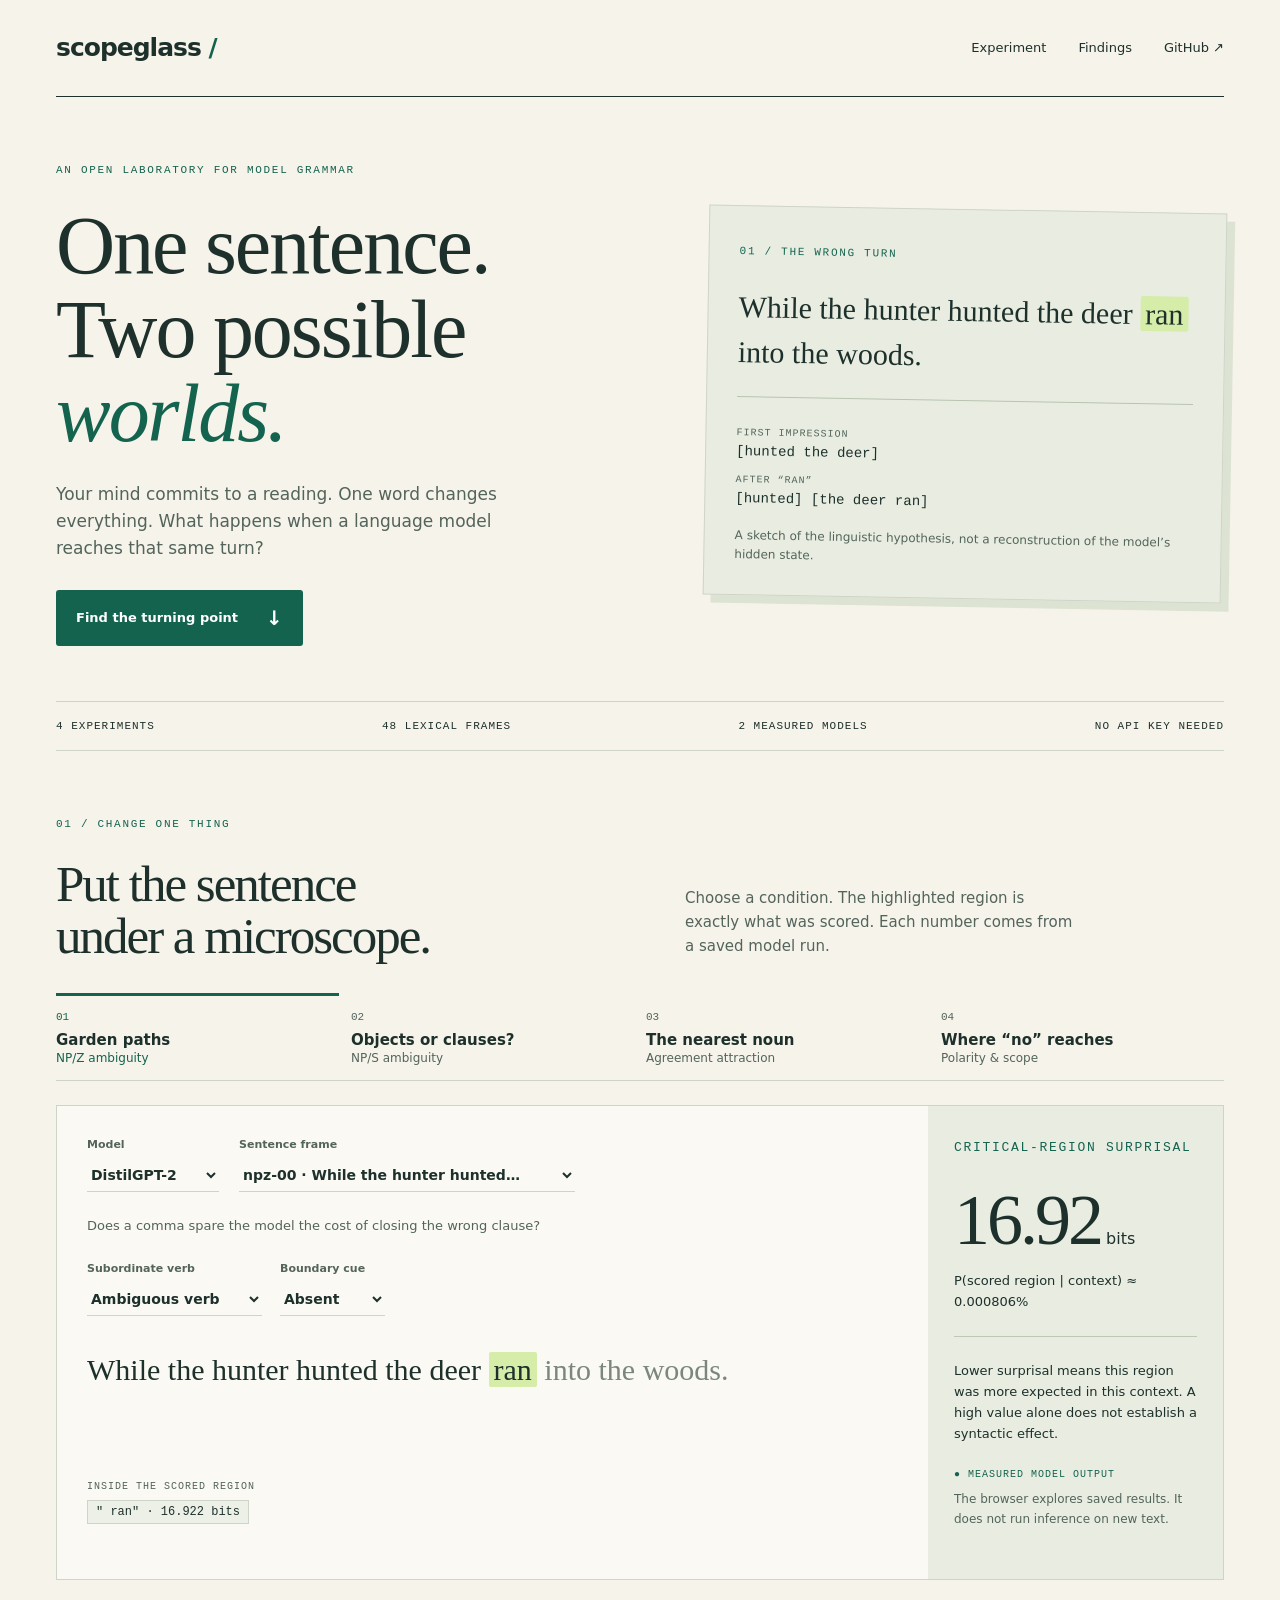
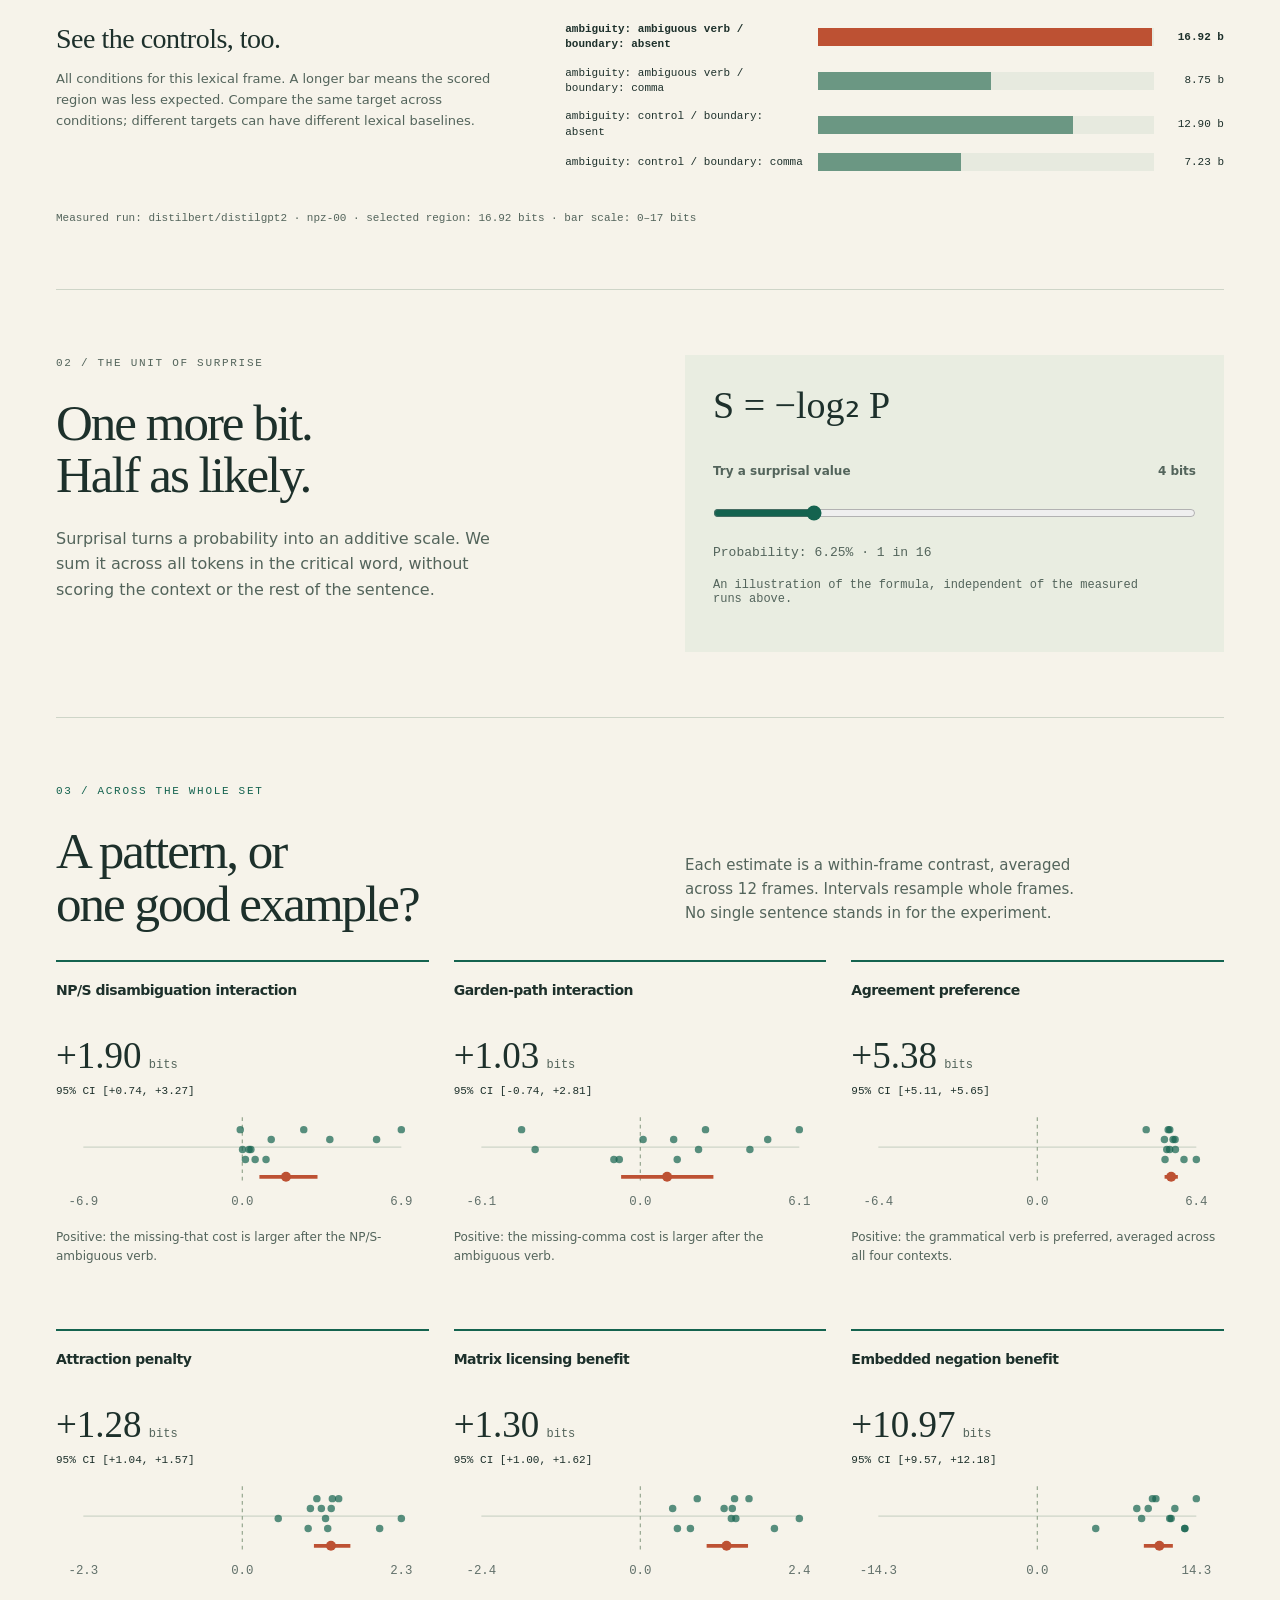
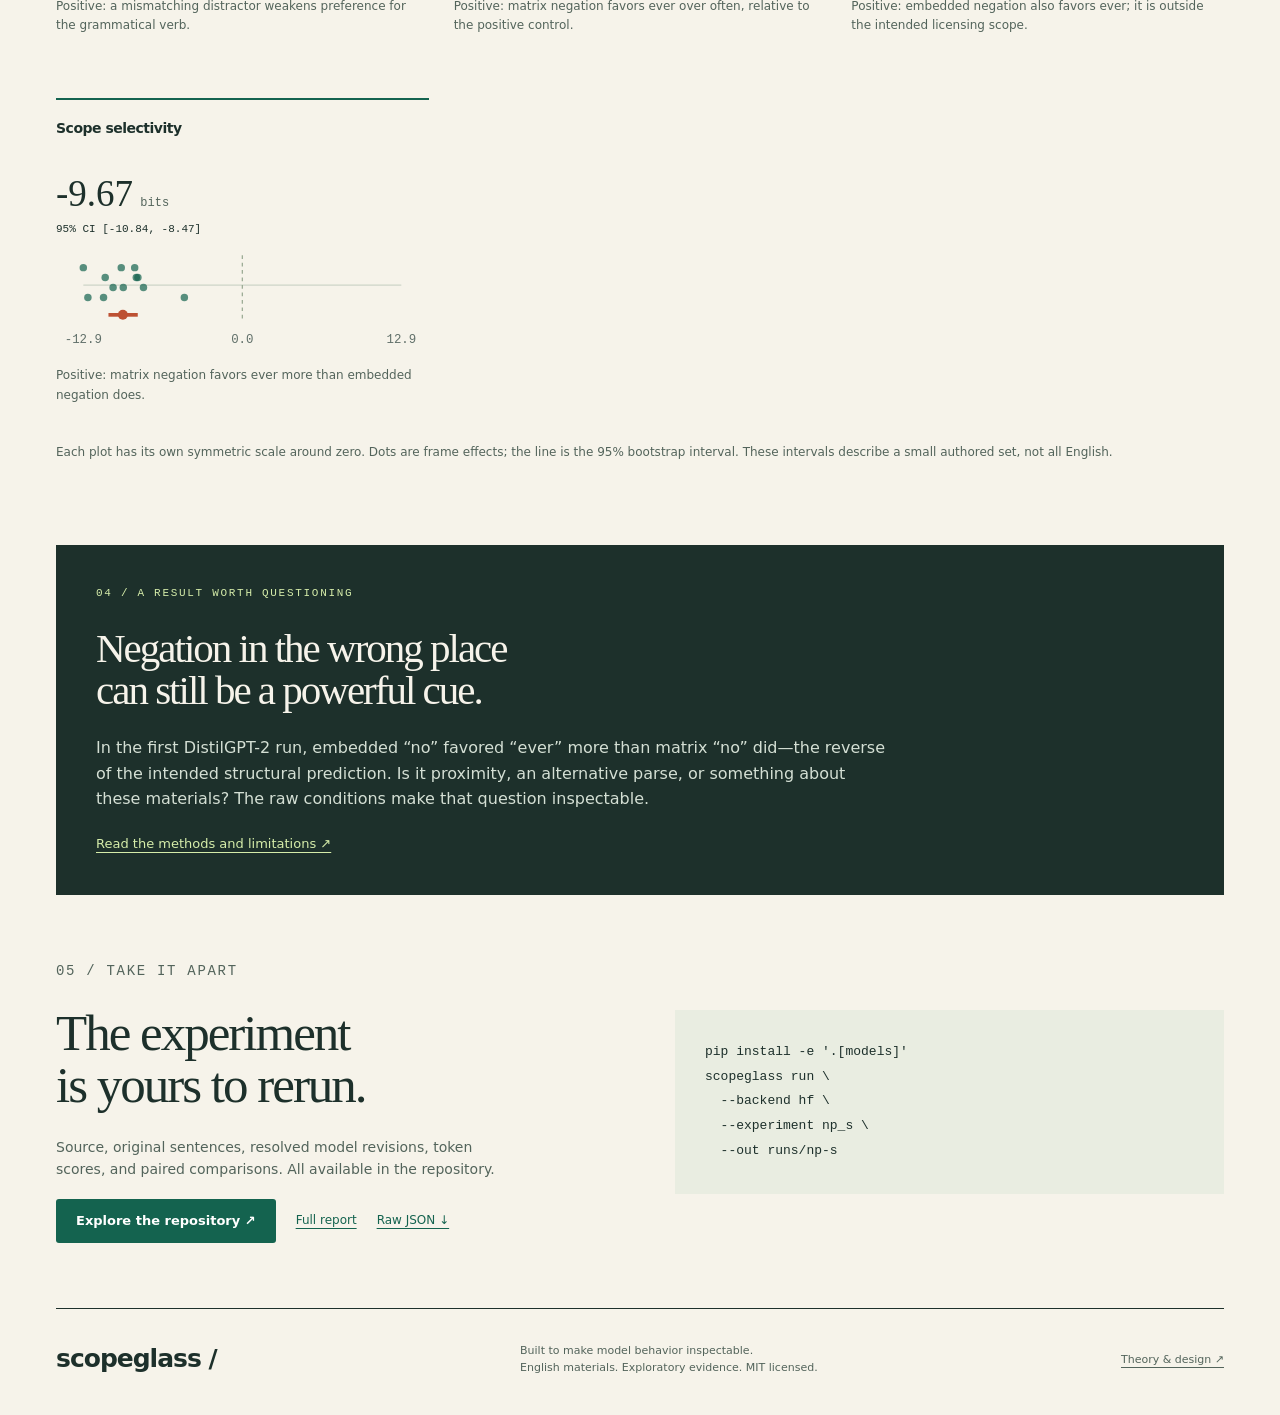
<file: demo/index.html>
<!doctype html>
<html lang="en">
<head>
  <meta charset="utf-8">
  <meta name="viewport" content="width=device-width,initial-scale=1">
  <meta name="description" content="Move a comma. Move a negation. Explore how language models respond to syntactic ambiguity, agreement, and scope.">
  <title>Scopeglass — The ambiguity lab</title>
  <link rel="stylesheet" href="style.css">
  <script src="app.js" defer></script>
</head>
<body>
<a class="skip" href="#lab">Skip to the experiment</a>
<main>
  <header><a class="wordmark" href="./">scopeglass<span> /</span></a><nav aria-label="Main"><a href="#lab">Experiment</a><a href="#effects">Findings</a><a href="https://github.com/eyezhick/scopeglass">GitHub ↗</a></nav></header>
  <section class="hero">
    <div><p class="eyebrow">An open laboratory for model grammar</p><h1>One sentence.<br>Two possible<br><em>worlds.</em></h1><p class="lede">Your mind commits to a reading. One word changes everything. What happens when a language model reaches that same turn?</p><a class="button" href="#lab">Find the turning point <span>↓</span></a></div>
    <aside class="hero-note"><span class="folio">01 / THE WRONG TURN</span><p>While the hunter hunted the deer <mark>ran</mark> into the woods.</p><div class="parse"><span>FIRST IMPRESSION</span><code>[hunted the deer]</code><span>AFTER “RAN”</span><code>[hunted] [the deer ran]</code></div><p class="small">A sketch of the linguistic hypothesis, not a reconstruction of the model’s hidden state.</p></aside>
  </section>
  <div class="strap"><span>4 experiments</span><span>48 lexical frames</span><span>2 measured models</span><span>No API key needed</span></div>
  <section id="lab" class="lab">
    <div class="section-head"><div><p class="eyebrow">01 / Change one thing</p><h2>Put the sentence<br>under a microscope.</h2></div><p>Choose a condition. The highlighted region is exactly what was scored. Each number comes from a saved model run.</p></div>
    <div class="tabs" role="group" aria-label="Experiment">
      <button data-experiment="garden_path" aria-pressed="true">01 <b>Garden paths</b><span>NP/Z ambiguity</span></button>
      <button data-experiment="np_s" aria-pressed="false">02 <b>Objects or clauses?</b><span>NP/S ambiguity</span></button>
      <button data-experiment="agreement" aria-pressed="false">03 <b>The nearest noun</b><span>Agreement attraction</span></button>
      <button data-experiment="polarity" aria-pressed="false">04 <b>Where “no” reaches</b><span>Polarity & scope</span></button>
    </div>
    <div class="workbench">
      <div class="workspace">
        <div class="selectors"><label>Model<select id="model"><option value="distilgpt2">DistilGPT-2</option><option value="gpt2">GPT-2</option></select></label><label>Sentence frame<select id="frame"></select></label></div>
        <p id="hypothesis" class="hypothesis"></p>
        <div id="factors" class="factors"></div>
        <div id="sentence" class="sentence" aria-live="polite"></div>
        <div class="token-heading">Inside the scored region</div><div id="tokens" class="tokens"></div>
      </div>
      <aside class="score-panel"><p class="eyebrow">Critical-region surprisal</p><div><strong id="score">—</strong><span> bits</span></div><p id="probability"></p><hr><p id="reading"></p><span class="measured">● Measured model output</span><p class="small">The browser explores saved results. It does not run inference on new text.</p></aside>
    </div>
    <div class="condition-chart"><div><h3>See the controls, too.</h3><p>All conditions for this lexical frame. A longer bar means the scored region was less expected. Compare the same target across conditions; different targets can have different lexical baselines.</p></div><div id="conditions" role="table" aria-label="Condition surprisal in bits"></div></div>
    <p id="status" class="status" role="status">Loading measured runs…</p>
  </section>
  <section class="explanation"><div><p class="eyebrow">02 / The unit of surprise</p><h2>One more bit.<br>Half as likely.</h2><p>Surprisal turns a probability into an additive scale. We sum it across all tokens in the critical word, without scoring the context or the rest of the sentence.</p></div><div class="calculator"><div class="formula">S = −log₂ P</div><label for="bits">Try a surprisal value <output id="bits-value">4 bits</output></label><input id="bits" type="range" min="0" max="20" step="1" value="4"><p id="bits-probability">Probability: 6.25% · 1 in 16</p><p class="small">An illustration of the formula, independent of the measured runs above.</p></div></section>
  <section id="effects"><div class="section-head"><div><p class="eyebrow">03 / Across the whole set</p><h2>A pattern, or<br>one good example?</h2></div><p>Each estimate is a within-frame contrast, averaged across 12 frames. Intervals resample whole frames. No single sentence stands in for the experiment.</p></div><div id="effect-cards" class="effect-cards"></div><p class="small">Each plot has its own symmetric scale around zero. Dots are frame effects; the line is the 95% bootstrap interval. These intervals describe a small authored set, not all English.</p></section>
  <section class="takeaway"><p class="eyebrow">04 / A result worth questioning</p><h2>Negation in the wrong place<br>can still be a powerful cue.</h2><p>In the first DistilGPT-2 run, embedded “no” favored “ever” more than matrix “no” did—the reverse of the intended structural prediction. Is it proximity, an alternative parse, or something about these materials? The raw conditions make that question inspectable.</p><a href="https://github.com/eyezhick/scopeglass/blob/main/docs/methods.md">Read the methods and limitations ↗</a></section>
  <section class="reproduce"><div><p class="eyebrow">05 / Take it apart</p><h2>The experiment<br>is yours to rerun.</h2><p>Source, original sentences, resolved model revisions, token scores, and paired comparisons. All available in the repository.</p><div class="links"><a class="button" href="https://github.com/eyezhick/scopeglass">Explore the repository ↗</a><a id="report-link" href="distilgpt2-report.html">Full report</a><a id="data-link" href="data/distilgpt2.json" download>Raw JSON ↓</a></div></div><pre><code>pip install -e '.[models]'
scopeglass run \
  --backend hf \
  --experiment np_s \
  --out runs/np-s</code></pre></section>
  <footer><span class="wordmark">scopeglass /</span><p>Built to make model behavior inspectable.<br>English materials. Exploratory evidence. MIT licensed.</p><a href="https://github.com/eyezhick/scopeglass/blob/main/docs/np-s.md">Theory & design ↗</a></footer>
</main>
<noscript><p>This demo needs JavaScript to explore the saved runs. The <a href="https://github.com/eyezhick/scopeglass">source repository</a> contains readable examples and raw results.</p></noscript>
</body></html>
</file>
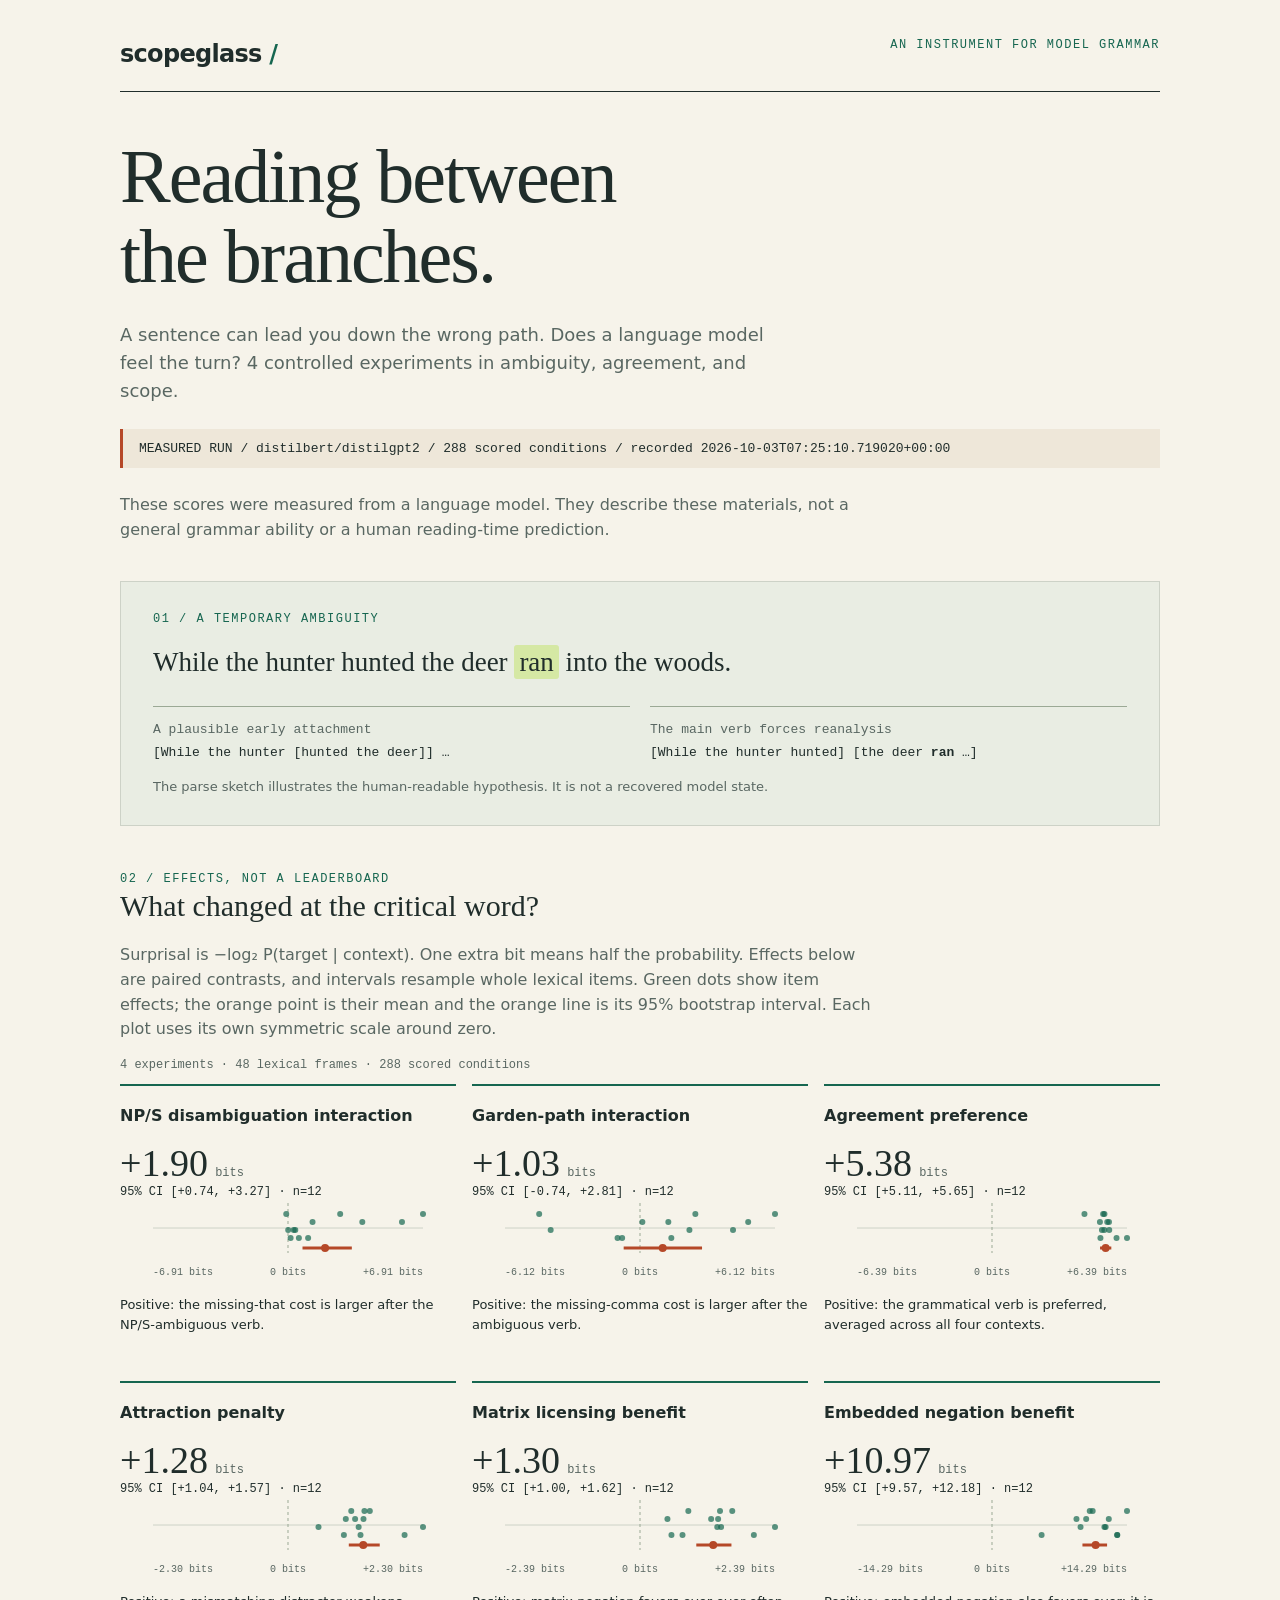
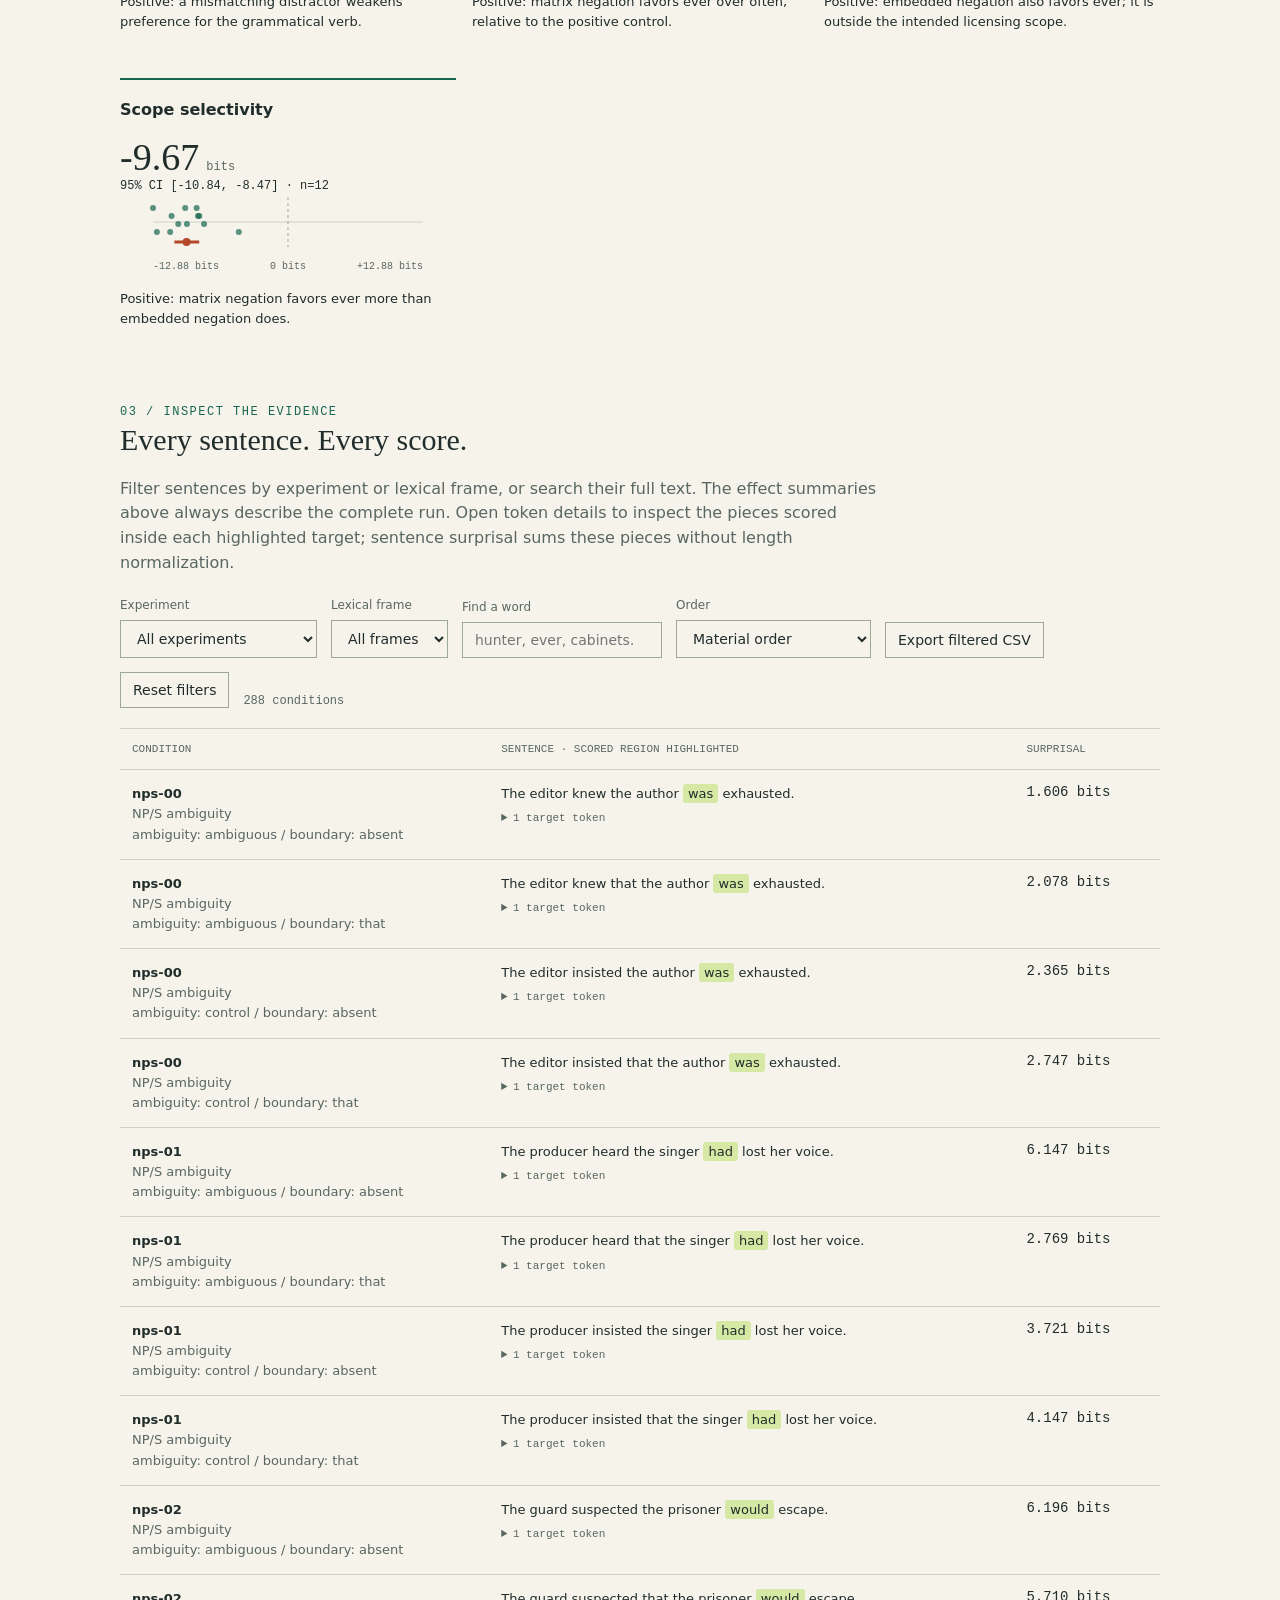
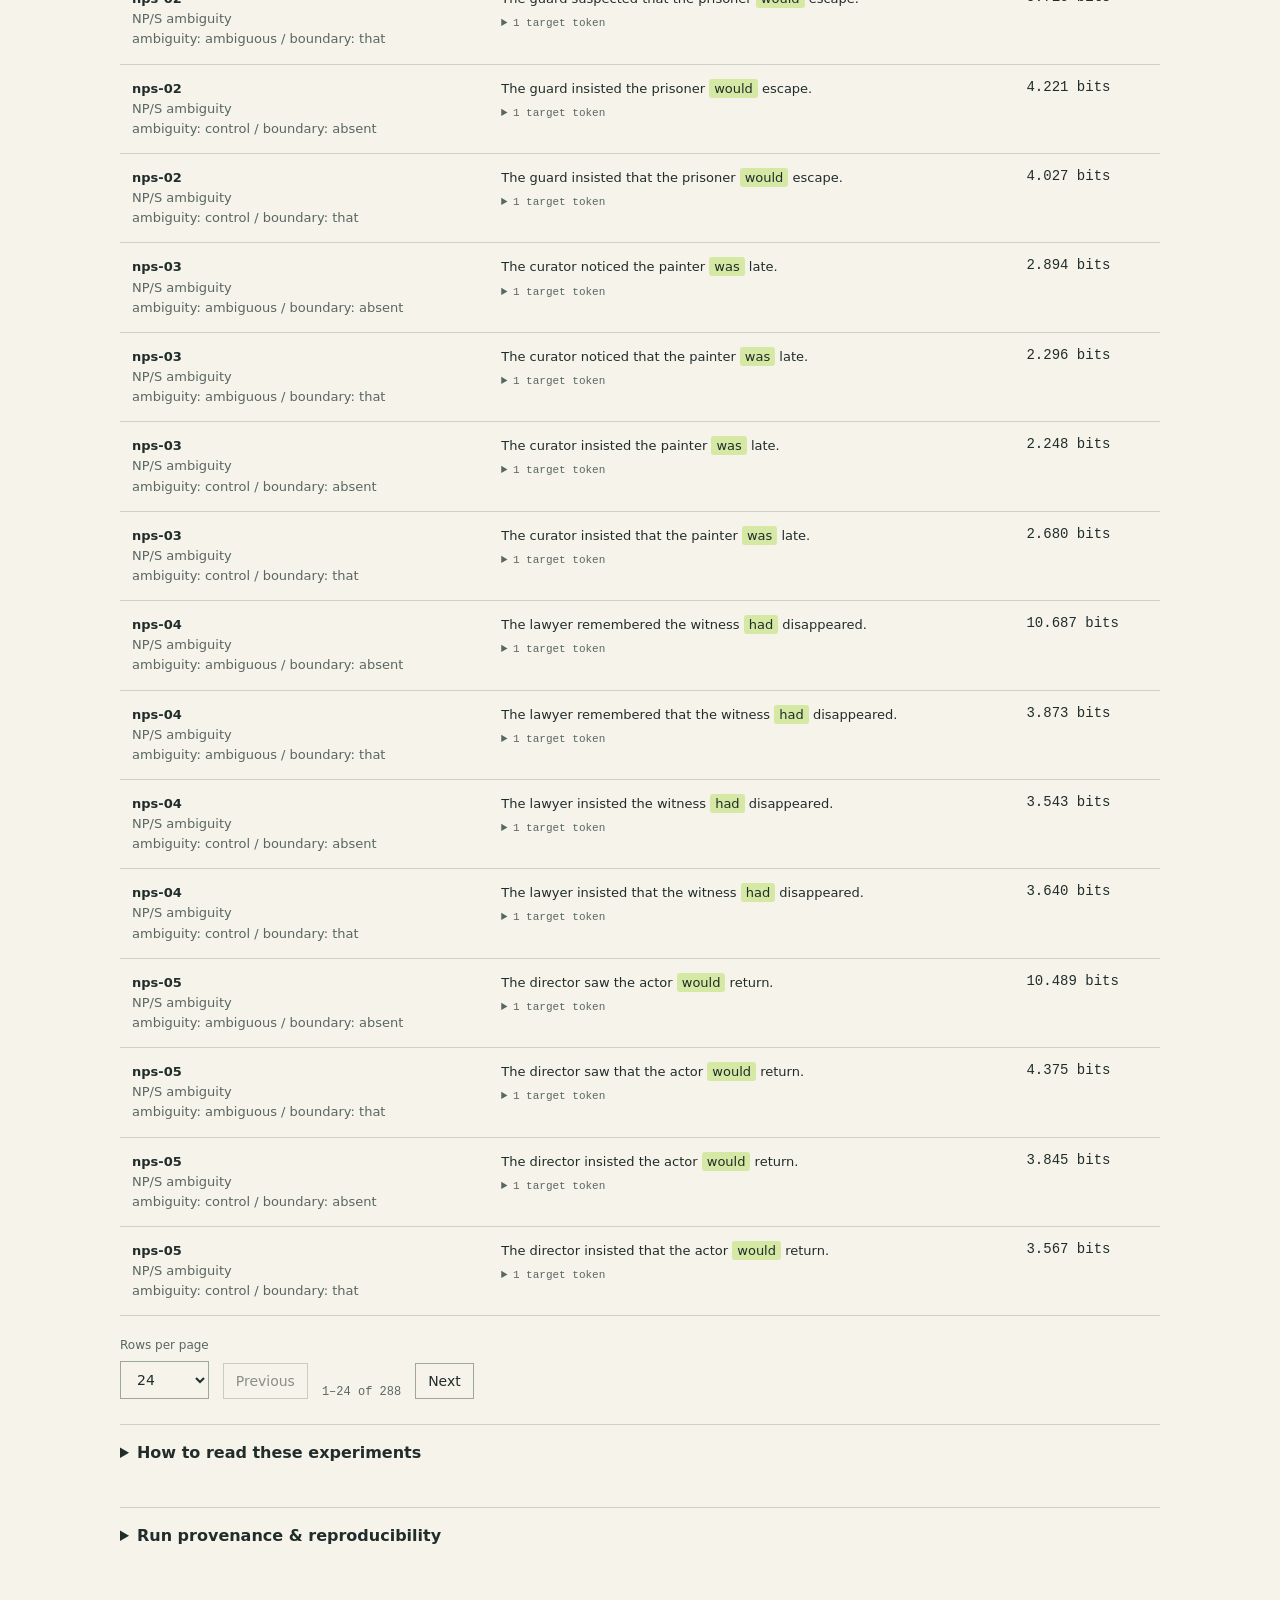
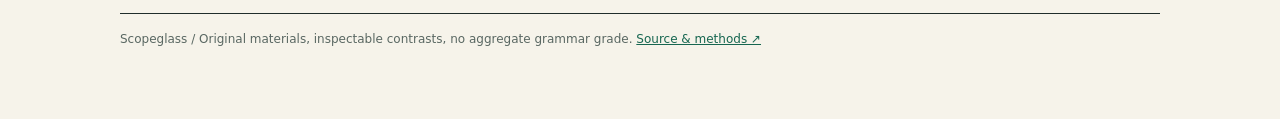
<file: demo/distilgpt2-report.html>
<!doctype html>
<html lang="en">
<meta charset="utf-8">
<meta name="viewport" content="width=device-width, initial-scale=1">
<title>Scopeglass — Reading between the branches</title>
<style>
:root{--paper:#f6f3ea;--ink:#202d2b;--muted:#596762;--line:#cdd2c7;--green:#166650;--orange:#b54828}
*{box-sizing:border-box}body{margin:0;background:var(--paper);color:var(--ink);font:16px/1.55 system-ui,sans-serif}
main{max-width:1120px;margin:auto;padding:36px 40px 70px}header{display:flex;justify-content:space-between;border-bottom:1px solid var(--ink);padding-bottom:18px;gap:20px}
.brand{font-weight:750;letter-spacing:-.7px;font-size:24px}.eyebrow{font:12px/1.6 ui-monospace,monospace;text-transform:uppercase;letter-spacing:1.5px;color:var(--green)}
h1{font:normal clamp(42px,6vw,76px)/1.05 Georgia,serif;letter-spacing:-2px;max-width:780px;margin:45px 0 24px}h2{font:normal 30px Georgia,serif;margin:0 0 20px}h3{font-size:16px;margin:0 0 12px}p{max-width:760px} .intro{font-size:18px;color:var(--muted);max-width:670px}
.ribbon{padding:12px 16px;margin:25px 0;border-left:3px solid var(--orange);background:#eee7d9;font:13px ui-monospace,monospace;overflow-wrap:anywhere}
.specimen{margin:38px 0;background:#e9ede3;padding:28px 32px;border:1px solid var(--line)}.sentence{font:27px/1.6 Georgia,serif;margin:12px 0 22px}mark{background:#d5e8a4;color:var(--ink);padding:2px 5px;border-radius:3px}
.fork{display:grid;grid-template-columns:1fr 1fr;gap:20px;font:13px/1.7 ui-monospace,monospace}.fork>div{border-top:1px solid #9ba995;padding-top:12px}.muted{color:var(--muted)}
section{margin-top:44px} .cards{display:grid;grid-template-columns:repeat(3,1fr);gap:16px}.card{border-top:2px solid var(--green);padding:18px 0}.number{font:38px Georgia,serif}.unit{font:12px ui-monospace,monospace;color:var(--muted)}.card p{font-size:13px;margin:12px 0}
.ci{font:12px ui-monospace,monospace}.dotplot{width:100%;height:84px;display:block} .controls{display:flex;gap:14px;flex-wrap:wrap;align-items:end;margin:20px 0}label{font-size:12px;color:var(--muted);display:grid;gap:6px}select,input,button{background:transparent;color:var(--ink);border:1px solid #9ba995;padding:9px 12px;font:14px system-ui;max-width:100%}button{cursor:pointer}button:hover{background:#e9ede3}button:disabled{opacity:.5;cursor:default}#empty-state{padding:18px;border-left:3px solid var(--orange)}
.table-wrap{overflow:auto;border-top:1px solid var(--line)}table{border-collapse:collapse;width:100%;font-size:13px;text-align:left}th,td{padding:14px 12px;border-bottom:1px solid var(--line);vertical-align:top}th{font:11px ui-monospace,monospace;color:var(--muted);text-transform:uppercase;white-space:nowrap}td:first-child{min-width:150px}td:nth-child(2){min-width:340px} .bits{white-space:nowrap;font:14px ui-monospace,monospace}.token-details{font:11px ui-monospace,monospace;color:var(--muted);margin-top:8px;border:0;padding:0}.token-details summary{font-weight:400}.token-details ol{padding-left:24px}.token-details li{padding:3px 0}.token-details code{white-space:pre-wrap}
details{margin-top:25px;border-top:1px solid var(--line);padding:16px 0}summary{cursor:pointer;font-weight:600}pre{font-size:12px;overflow:auto;white-space:pre-wrap;overflow-wrap:anywhere}footer{border-top:1px solid var(--ink);margin-top:48px;padding-top:16px;font-size:12px;color:var(--muted)}a{color:var(--green)} .count{font:12px ui-monospace,monospace;color:var(--muted)}
:focus-visible{outline:3px solid var(--orange);outline-offset:4px}.skip-link{position:absolute;top:-80px;left:20px;z-index:2;background:var(--paper);padding:10px 16px}.skip-link:focus{top:12px}.visually-hidden{position:absolute;width:1px;height:1px;padding:0;overflow:hidden;clip:rect(0,0,0,0);white-space:nowrap}
.print-note{display:none}
@media print {
  :root{--paper:#fff;--ink:#000;--muted:#333;--line:#aaa}
  body{background:#fff;font-size:11pt}main{max-width:none;padding:0}
  h1{font-size:40pt;margin-top:24px}h2{font-size:23pt}
  .controls,.pagination,.skip-link,button{display:none!important}.print-note{display:block}
  .table-wrap{overflow:visible}table{font-size:9pt}th,td{padding:9px 5px}
  td:first-child,td:nth-child(2){min-width:0}td:nth-child(2){width:58%}
  thead{display:table-header-group}tr,.card,.specimen{break-inside:avoid}
  .ribbon,mark{-webkit-print-color-adjust:exact;print-color-adjust:exact}
  section{margin-top:24px}.specimen{padding:16px}footer{margin-top:24px}
}
@media(max-width:700px){main{padding:24px 20px}.cards{grid-template-columns:1fr 1fr}.fork{grid-template-columns:1fr}header{flex-direction:column;gap:4px}.specimen{padding:20px}h1{letter-spacing:-1px}.sentence{font-size:23px}}
@media(max-width:430px){.cards{grid-template-columns:1fr}}
</style>
<a class="skip-link" href="#evidence">Skip to sentence evidence</a>
<main>
<header><div class="brand">scopeglass<span style="color:var(--green)"> /</span></div><div class="eyebrow">An instrument for model grammar</div></header>
<h1>Reading between<br>the branches.</h1>
<p class="intro" id="intro">A sentence can lead you down the wrong path. Does a language model feel the turn? Controlled experiments in ambiguity, agreement, and scope.</p>
<div class="ribbon" id="provenance"></div>
<p id="run-kind" class="muted"></p>
<noscript><p>This interactive report needs JavaScript to display the embedded run. Use the original results JSON for an accessible plain-text record.</p></noscript>
<div class="specimen"><div class="eyebrow">01 / A temporary ambiguity</div>
<div class="sentence">While the hunter hunted the deer <mark>ran</mark> into the woods.</div>
<div class="fork"><div><span class="muted">A plausible early attachment</span><br>[While the hunter [hunted the deer]] …</div><div><span class="muted">The main verb forces reanalysis</span><br>[While the hunter hunted] [the deer <b>ran</b> …]</div></div>
<p class="muted" style="font-size:13px;margin-bottom:0">The parse sketch illustrates the human-readable hypothesis. It is not a recovered model state.</p></div>
<section><div class="eyebrow">02 / Effects, not a leaderboard</div><h2>What changed at the critical word?</h2>
<p class="muted">Surprisal is −log₂ P(target | context). One extra bit means half the probability. Effects below are paired contrasts, and intervals resample whole lexical items. Green dots show item effects; the orange point is their mean and the orange line is its 95% bootstrap interval. Each plot uses its own symmetric scale around zero.</p>
<p class="count" id="overview"></p>
<div class="cards" id="cards"></div></section>
<section id="evidence" tabindex="-1"><div class="eyebrow">03 / Inspect the evidence</div><h2>Every sentence. Every score.</h2>
<p id="search-help" class="muted">Filter sentences by experiment or lexical frame, or search their full text. The effect summaries above always describe the complete run. Open token details to inspect the pieces scored inside each highlighted target; sentence surprisal sums these pieces without length normalization.</p>
<div class="controls"><label>Experiment<select id="experiment"><option value="all">All experiments</option></select></label><label>Lexical frame<select id="item"><option value="all">All frames</option></select></label><label>Find a word<input id="search" aria-describedby="search-help" placeholder="hunter, ever, cabinets…" type="search"></label><label>Order<select id="order"><option value="source">Material order</option><option value="high">Surprisal: high to low</option><option value="low">Surprisal: low to high</option><option value="item">Lexical frame</option></select></label><button id="export-csv" type="button">Export filtered CSV</button><button id="reset" type="button">Reset filters</button><span id="count" class="count" aria-live="polite"></span></div>
<p class="print-note" id="print-note"></p>
<p id="empty-state" role="status" hidden>No conditions match these filters. Clear the search or reset filters to see the run again.</p>
<div class="table-wrap" role="region" aria-label="Scored sentences" tabindex="0"><table><caption class="visually-hidden">Sentence scores on the current page; the target region is highlighted.</caption><thead><tr><th scope="col">Condition</th><th scope="col">Sentence · scored region highlighted</th><th scope="col" id="score-heading">Surprisal</th></tr></thead><tbody id="rows"></tbody></table></div>
<div class="controls pagination" aria-label="Evidence pages">
<label>Rows per page<select id="page-size"><option value="24">24</option><option value="48">48</option><option value="96">96</option><option value="all">All</option></select></label>
<button id="previous-page" type="button" aria-controls="rows">Previous</button>
<span id="page-status" class="count" aria-live="polite"></span>
<button id="next-page" type="button" aria-controls="rows">Next</button>
</div>
</section>
<details><summary>How to read these experiments</summary>
<p id="method-garden_path"><b>Garden paths · NP/Z.</b> Cross an optionally transitive verb with an intransitive control, and a comma with no comma. At the main verb, subtract the control's comma benefit from the ambiguous verb's comma benefit. A positive interaction is compatible with garden-path sensitivity.</p>
<p id="method-agreement"><b>Agreement.</b> Cross subject number, distractor number, and verb number. The preference is surprisal(wrong verb) − surprisal(correct verb). The attraction penalty is the loss of this preference when the distractor's number mismatches the subject.</p>
<p id="method-polarity"><b>Polarity.</b> Cross negation presence, its location, and ever/often. Measure how much negation changes the preference for ever over often. Scope selectivity is the matrix benefit minus the embedded benefit.</p>
<p id="method-np_s"><b>NP/S ambiguity.</b> Compare verbs that admit a noun-phrase object or a sentential complement with a clause-selecting control, with and without <i>that</i>. At the embedded verb, subtract the control's complementizer benefit from the ambiguous verb's benefit. A positive interaction is compatible with sensitivity to the temporary object/clause ambiguity; lexical and verb-selection differences remain possible explanations.</p>
<p id="frame-counts" class="count"></p>
<p>These are small, authored English materials. Bootstrap intervals describe this item set, not all language. Verb frequency, plausibility, punctuation, lexical choice, and training overlap remain possible confounds. Surprisal is behavioral evidence; it does not establish that a model represents a particular parse, or that people would show the same effect. Spillover is displayed but not scored.</p>
</details>
<details><summary>Run provenance & reproducibility</summary>
<p>Save the complete run, including all sentences, token scores, analysis settings, and metadata.</p>
<button id="download-json" type="button">Download complete run JSON</button><pre id="metadata"></pre></details>
<footer>Scopeglass / Original materials, inspectable contrasts, no aggregate grammar grade. <a href="https://github.com/eyezhick/scopeglass">Source & methods ↗</a></footer>
</main>
<script id="run-data" type="application/json">{"schema_version": 1, "metadata": {"backend": "huggingface", "model": "distilbert/distilgpt2", "revision": "2290a62682d06624634c1f46a6ad5be0f47f38aa", "device": "cpu", "empirical": true, "torch": "2.14.1", "transformers": "4.57.6", "dtype": "torch.float32", "scopeglass": "0.1.0", "python": "3.14.6", "platform": "macOS-26.5.2-arm64-arm-64bit-Mach-O", "created_utc": "2026-10-03T07:25:10.719020+00:00", "stimuli_sha256": "b08482960b79dac5eff99c0246055b3172cebf8b9737fdea3dedd5414592395e", "threads": 4, "experiment": "all"}, "analysis": {"samples": 2000, "seed": 17}, "summary": [{"key": "np_s", "title": "NP/S disambiguation interaction", "interpretation": "Positive: the missing-that cost is larger after the NP/S-ambiguous verb.", "estimate": 1.8985077838102977, "ci95": [0.7425389029085636, 3.267869195342064], "n_items": 12, "items": [{"item": "nps-00", "value": -0.08982503414154053}, {"item": "nps-01", "value": 3.803119659423828}, {"item": "nps-02", "value": 0.29239559173583984}, {"item": "nps-03", "value": 1.0301861763000488}, {"item": "nps-04", "value": 6.9111998081207275}, {"item": "nps-05", "value": 5.835189342498779}, {"item": "nps-06", "value": 0.37283825874328613}, {"item": "nps-07", "value": 0.5570709705352783}, {"item": "nps-08", "value": 2.6707308292388916}, {"item": "nps-09", "value": 1.255937099456787}, {"item": "nps-10", "value": 0.010032176971435547}, {"item": "nps-11", "value": 0.13321852684020996}]}, {"key": "garden_path", "title": "Garden-path interaction", "interpretation": "Positive: the missing-comma cost is larger after the ambiguous verb.", "estimate": 1.0288025009989117, "ci95": [-0.7393104179141422, 2.8102173212896244], "n_items": 12, "items": [{"item": "npz-00", "value": 2.507178783416748}, {"item": "npz-01", "value": 0.1069192886352539}, {"item": "npz-02", "value": 4.214169025421143}, {"item": "npz-03", "value": 1.4188146591186523}, {"item": "npz-04", "value": -4.567250609397888}, {"item": "npz-05", "value": 4.9004343203268945}, {"item": "npz-06", "value": -4.046112537384033}, {"item": "npz-07", "value": -1.01676607131958}, {"item": "npz-08", "value": 6.115505218505859}, {"item": "npz-09", "value": 1.2830079961568117}, {"item": "npz-10", "value": 2.2387242317199707}, {"item": "npz-11", "value": -0.8089942932128906}]}, {"key": "agreement_margin", "title": "Agreement preference", "interpretation": "Positive: the grammatical verb is preferred, averaged across all four contexts.", "estimate": 5.377585130433242, "ci95": [5.112903799054523, 5.6465639935806395], "n_items": 12, "items": [{"item": "agr-00", "value": 4.374843806028366}, {"item": "agr-01", "value": 5.452656328678131}, {"item": "agr-02", "value": 5.202011406421661}, {"item": "agr-03", "value": 6.388574659824371}, {"item": "agr-04", "value": 5.321492552757263}, {"item": "agr-05", "value": 5.536322355270386}, {"item": "agr-06", "value": 5.547597825527191}, {"item": "agr-07", "value": 5.131406486034393}, {"item": "agr-08", "value": 5.2592350244522095}, {"item": "agr-09", "value": 5.106860935688019}, {"item": "agr-10", "value": 5.316842198371887}, {"item": "agr-11", "value": 5.8931779861450195}]}, {"key": "attraction", "title": "Attraction penalty", "interpretation": "Positive: a mismatching distractor weakens preference for the grammatical verb.", "estimate": 1.2840316941340764, "ci95": [1.0372305703659852, 1.5651056817422309], "n_items": 12, "items": [{"item": "agr-00", "value": 1.3040936589241028}, {"item": "agr-01", "value": 1.1449209451675415}, {"item": "agr-02", "value": 1.2055097818374634}, {"item": "agr-03", "value": 1.237383484840393}, {"item": "agr-04", "value": 1.0796492099761963}, {"item": "agr-05", "value": 1.2881028652191162}, {"item": "agr-06", "value": 0.5204578638076782}, {"item": "agr-07", "value": 1.9891873598098755}, {"item": "agr-08", "value": 1.3959929943084717}, {"item": "agr-09", "value": 0.9859756231307983}, {"item": "agr-10", "value": 2.303384304046631}, {"item": "agr-11", "value": 0.9537222385406494}]}, {"key": "matrix_licensing", "title": "Matrix licensing benefit", "interpretation": "Positive: matrix negation favors ever over often, relative to the positive control.", "estimate": 1.2962124347686768, "ci95": [0.9966971596082052, 1.6190838813781738], "n_items": 12, "items": [{"item": "npi-00", "value": 1.4167289733886719}, {"item": "npi-01", "value": 1.2596826553344727}, {"item": "npi-02", "value": 1.435805320739746}, {"item": "npi-03", "value": 0.7529153823852539}, {"item": "npi-04", "value": 0.855708122253418}, {"item": "npi-05", "value": 1.3827953338623047}, {"item": "npi-06", "value": 1.36798095703125}, {"item": "npi-07", "value": 2.016033172607422}, {"item": "npi-08", "value": 1.6335878372192383}, {"item": "npi-09", "value": 0.48584461212158203}, {"item": "npi-10", "value": 2.3902883529663086}, {"item": "npi-11", "value": 0.5571784973144531}]}, {"key": "embedded_licensing", "title": "Embedded negation benefit", "interpretation": "Positive: embedded negation also favors ever; it is outside the intended licensing scope.", "estimate": 10.971032043298086, "ci95": [9.574927103022734, 12.183781048158803], "n_items": 12, "items": [{"item": "npi-00", "value": 14.293183088302612}, {"item": "npi-01", "value": 12.365161418914795}, {"item": "npi-02", "value": 11.90241003036499}, {"item": "npi-03", "value": 13.260451793670654}, {"item": "npi-04", "value": 10.659291982650757}, {"item": "npi-05", "value": 9.969424486160278}, {"item": "npi-06", "value": 9.374249696731567}, {"item": "npi-07", "value": 13.254012107849121}, {"item": "npi-08", "value": 10.348887205123901}, {"item": "npi-09", "value": 8.943472385406494}, {"item": "npi-10", "value": 12.030860900878906}, {"item": "npi-11", "value": 5.250979423522949}]}, {"key": "scope_selectivity", "title": "Scope selectivity", "interpretation": "Positive: matrix negation favors ever more than embedded negation does.", "estimate": -9.67481960852941, "ci95": [-10.840826528767744, -8.468230697015922], "n_items": 12, "items": [{"item": "npi-00", "value": -12.87645411491394}, {"item": "npi-01", "value": -11.105478763580322}, {"item": "npi-02", "value": -10.466604709625244}, {"item": "npi-03", "value": -12.5075364112854}, {"item": "npi-04", "value": -9.803583860397339}, {"item": "npi-05", "value": -8.586629152297974}, {"item": "npi-06", "value": -8.006268739700317}, {"item": "npi-07", "value": -11.2379789352417}, {"item": "npi-08", "value": -8.715299367904663}, {"item": "npi-09", "value": -8.457627773284912}, {"item": "npi-10", "value": -9.640572547912598}, {"item": "npi-11", "value": -4.693800926208496}]}], "rows": [{"id": "nps-00-ambiguous-absent", "item": "nps-00", "experiment": "np_s", "context": "The editor knew the author", "target": " was", "spillover": " exhausted.", "factors": {"ambiguity": "ambiguous", "boundary": "absent"}, "surprisal_bits": 1.6061114072799683, "tokens": [{"id": 373, "text": " was", "bits": 1.6061114072799683}]}, {"id": "nps-00-ambiguous-that", "item": "nps-00", "experiment": "np_s", "context": "The editor knew that the author", "target": " was", "spillover": " exhausted.", "factors": {"ambiguity": "ambiguous", "boundary": "that"}, "surprisal_bits": 2.078124761581421, "tokens": [{"id": 373, "text": " was", "bits": 2.078124761581421}]}, {"id": "nps-00-control-absent", "item": "nps-00", "experiment": "np_s", "context": "The editor insisted the author", "target": " was", "spillover": " exhausted.", "factors": {"ambiguity": "control", "boundary": "absent"}, "surprisal_bits": 2.3648648262023926, "tokens": [{"id": 373, "text": " was", "bits": 2.3648648262023926}]}, {"id": "nps-00-control-that", "item": "nps-00", "experiment": "np_s", "context": "The editor insisted that the author", "target": " was", "spillover": " exhausted.", "factors": {"ambiguity": "control", "boundary": "that"}, "surprisal_bits": 2.7470531463623047, "tokens": [{"id": 373, "text": " was", "bits": 2.7470531463623047}]}, {"id": "nps-01-ambiguous-absent", "item": "nps-01", "experiment": "np_s", "context": "The producer heard the singer", "target": " had", "spillover": " lost her voice.", "factors": {"ambiguity": "ambiguous", "boundary": "absent"}, "surprisal_bits": 6.14661169052124, "tokens": [{"id": 550, "text": " had", "bits": 6.14661169052124}]}, {"id": "nps-01-ambiguous-that", "item": "nps-01", "experiment": "np_s", "context": "The producer heard that the singer", "target": " had", "spillover": " lost her voice.", "factors": {"ambiguity": "ambiguous", "boundary": "that"}, "surprisal_bits": 2.7692770957946777, "tokens": [{"id": 550, "text": " had", "bits": 2.7692770957946777}]}, {"id": "nps-01-control-absent", "item": "nps-01", "experiment": "np_s", "context": "The producer insisted the singer", "target": " had", "spillover": " lost her voice.", "factors": {"ambiguity": "control", "boundary": "absent"}, "surprisal_bits": 3.721048355102539, "tokens": [{"id": 550, "text": " had", "bits": 3.721048355102539}]}, {"id": "nps-01-control-that", "item": "nps-01", "experiment": "np_s", "context": "The producer insisted that the singer", "target": " had", "spillover": " lost her voice.", "factors": {"ambiguity": "control", "boundary": "that"}, "surprisal_bits": 4.146833419799805, "tokens": [{"id": 550, "text": " had", "bits": 4.146833419799805}]}, {"id": "nps-02-ambiguous-absent", "item": "nps-02", "experiment": "np_s", "context": "The guard suspected the prisoner", "target": " would", "spillover": " escape.", "factors": {"ambiguity": "ambiguous", "boundary": "absent"}, "surprisal_bits": 6.195634841918945, "tokens": [{"id": 561, "text": " would", "bits": 6.195634841918945}]}, {"id": "nps-02-ambiguous-that", "item": "nps-02", "experiment": "np_s", "context": "The guard suspected that the prisoner", "target": " would", "spillover": " escape.", "factors": {"ambiguity": "ambiguous", "boundary": "that"}, "surprisal_bits": 5.709812164306641, "tokens": [{"id": 561, "text": " would", "bits": 5.709812164306641}]}, {"id": "nps-02-control-absent", "item": "nps-02", "experiment": "np_s", "context": "The guard insisted the prisoner", "target": " would", "spillover": " escape.", "factors": {"ambiguity": "control", "boundary": "absent"}, "surprisal_bits": 4.220502853393555, "tokens": [{"id": 561, "text": " would", "bits": 4.220502853393555}]}, {"id": "nps-02-control-that", "item": "nps-02", "experiment": "np_s", "context": "The guard insisted that the prisoner", "target": " would", "spillover": " escape.", "factors": {"ambiguity": "control", "boundary": "that"}, "surprisal_bits": 4.02707576751709, "tokens": [{"id": 561, "text": " would", "bits": 4.02707576751709}]}, {"id": "nps-03-ambiguous-absent", "item": "nps-03", "experiment": "np_s", "context": "The curator noticed the painter", "target": " was", "spillover": " late.", "factors": {"ambiguity": "ambiguous", "boundary": "absent"}, "surprisal_bits": 2.8936238288879395, "tokens": [{"id": 373, "text": " was", "bits": 2.8936238288879395}]}, {"id": "nps-03-ambiguous-that", "item": "nps-03", "experiment": "np_s", "context": "The curator noticed that the painter", "target": " was", "spillover": " late.", "factors": {"ambiguity": "ambiguous", "boundary": "that"}, "surprisal_bits": 2.295896053314209, "tokens": [{"id": 373, "text": " was", "bits": 2.295896053314209}]}, {"id": "nps-03-control-absent", "item": "nps-03", "experiment": "np_s", "context": "The curator insisted the painter", "target": " was", "spillover": " late.", "factors": {"ambiguity": "control", "boundary": "absent"}, "surprisal_bits": 2.247811794281006, "tokens": [{"id": 373, "text": " was", "bits": 2.247811794281006}]}, {"id": "nps-03-control-that", "item": "nps-03", "experiment": "np_s", "context": "The curator insisted that the painter", "target": " was", "spillover": " late.", "factors": {"ambiguity": "control", "boundary": "that"}, "surprisal_bits": 2.680270195007324, "tokens": [{"id": 373, "text": " was", "bits": 2.680270195007324}]}, {"id": "nps-04-ambiguous-absent", "item": "nps-04", "experiment": "np_s", "context": "The lawyer remembered the witness", "target": " had", "spillover": " disappeared.", "factors": {"ambiguity": "ambiguous", "boundary": "absent"}, "surprisal_bits": 10.686639785766602, "tokens": [{"id": 550, "text": " had", "bits": 10.686639785766602}]}, {"id": "nps-04-ambiguous-that", "item": "nps-04", "experiment": "np_s", "context": "The lawyer remembered that the witness", "target": " had", "spillover": " disappeared.", "factors": {"ambiguity": "ambiguous", "boundary": "that"}, "surprisal_bits": 3.8729450702667236, "tokens": [{"id": 550, "text": " had", "bits": 3.8729450702667236}]}, {"id": "nps-04-control-absent", "item": "nps-04", "experiment": "np_s", "context": "The lawyer insisted the witness", "target": " had", "spillover": " disappeared.", "factors": {"ambiguity": "control", "boundary": "absent"}, "surprisal_bits": 3.5426769256591797, "tokens": [{"id": 550, "text": " had", "bits": 3.5426769256591797}]}, {"id": "nps-04-control-that", "item": "nps-04", "experiment": "np_s", "context": "The lawyer insisted that the witness", "target": " had", "spillover": " disappeared.", "factors": {"ambiguity": "control", "boundary": "that"}, "surprisal_bits": 3.6401820182800293, "tokens": [{"id": 550, "text": " had", "bits": 3.6401820182800293}]}, {"id": "nps-05-ambiguous-absent", "item": "nps-05", "experiment": "np_s", "context": "The director saw the actor", "target": " would", "spillover": " return.", "factors": {"ambiguity": "ambiguous", "boundary": "absent"}, "surprisal_bits": 10.488890647888184, "tokens": [{"id": 561, "text": " would", "bits": 10.488890647888184}]}, {"id": "nps-05-ambiguous-that", "item": "nps-05", "experiment": "np_s", "context": "The director saw that the actor", "target": " would", "spillover": " return.", "factors": {"ambiguity": "ambiguous", "boundary": "that"}, "surprisal_bits": 4.375430107116699, "tokens": [{"id": 561, "text": " would", "bits": 4.375430107116699}]}, {"id": "nps-05-control-absent", "item": "nps-05", "experiment": "np_s", "context": "The director insisted the actor", "target": " would", "spillover": " return.", "factors": {"ambiguity": "control", "boundary": "absent"}, "surprisal_bits": 3.844892740249634, "tokens": [{"id": 561, "text": " would", "bits": 3.844892740249634}]}, {"id": "nps-05-control-that", "item": "nps-05", "experiment": "np_s", "context": "The director insisted that the actor", "target": " would", "spillover": " return.", "factors": {"ambiguity": "control", "boundary": "that"}, "surprisal_bits": 3.5666215419769287, "tokens": [{"id": 561, "text": " would", "bits": 3.5666215419769287}]}, {"id": "nps-06-ambiguous-absent", "item": "nps-06", "experiment": "np_s", "context": "The nurse discovered the pilot", "target": " was", "spillover": " injured.", "factors": {"ambiguity": "ambiguous", "boundary": "absent"}, "surprisal_bits": 2.3202364444732666, "tokens": [{"id": 373, "text": " was", "bits": 2.3202364444732666}]}, {"id": "nps-06-ambiguous-that", "item": "nps-06", "experiment": "np_s", "context": "The nurse discovered that the pilot", "target": " was", "spillover": " injured.", "factors": {"ambiguity": "ambiguous", "boundary": "that"}, "surprisal_bits": 2.42305850982666, "tokens": [{"id": 373, "text": " was", "bits": 2.42305850982666}]}, {"id": "nps-06-control-absent", "item": "nps-06", "experiment": "np_s", "context": "The nurse insisted the pilot", "target": " was", "spillover": " injured.", "factors": {"ambiguity": "control", "boundary": "absent"}, "surprisal_bits": 2.34830641746521, "tokens": [{"id": 373, "text": " was", "bits": 2.34830641746521}]}, {"id": "nps-06-control-that", "item": "nps-06", "experiment": "np_s", "context": "The nurse insisted that the pilot", "target": " was", "spillover": " injured.", "factors": {"ambiguity": "control", "boundary": "that"}, "surprisal_bits": 2.8239667415618896, "tokens": [{"id": 373, "text": " was", "bits": 2.8239667415618896}]}, {"id": "nps-07-ambiguous-absent", "item": "nps-07", "experiment": "np_s", "context": "The officer reported the driver", "target": " had", "spillover": " stopped.", "factors": {"ambiguity": "ambiguous", "boundary": "absent"}, "surprisal_bits": 3.3103673458099365, "tokens": [{"id": 550, "text": " had", "bits": 3.3103673458099365}]}, {"id": "nps-07-ambiguous-that", "item": "nps-07", "experiment": "np_s", "context": "The officer reported that the driver", "target": " had", "spillover": " stopped.", "factors": {"ambiguity": "ambiguous", "boundary": "that"}, "surprisal_bits": 2.8819353580474854, "tokens": [{"id": 550, "text": " had", "bits": 2.8819353580474854}]}, {"id": "nps-07-control-absent", "item": "nps-07", "experiment": "np_s", "context": "The officer insisted the driver", "target": " had", "spillover": " stopped.", "factors": {"ambiguity": "control", "boundary": "absent"}, "surprisal_bits": 3.0841028690338135, "tokens": [{"id": 550, "text": " had", "bits": 3.0841028690338135}]}, {"id": "nps-07-control-that", "item": "nps-07", "experiment": "np_s", "context": "The officer insisted that the driver", "target": " had", "spillover": " stopped.", "factors": {"ambiguity": "control", "boundary": "that"}, "surprisal_bits": 3.2127418518066406, "tokens": [{"id": 550, "text": " had", "bits": 3.2127418518066406}]}, {"id": "nps-08-ambiguous-absent", "item": "nps-08", "experiment": "np_s", "context": "The landlord forgot the neighbor", "target": " was", "spillover": " missing.", "factors": {"ambiguity": "ambiguous", "boundary": "absent"}, "surprisal_bits": 4.495062828063965, "tokens": [{"id": 373, "text": " was", "bits": 4.495062828063965}]}, {"id": "nps-08-ambiguous-that", "item": "nps-08", "experiment": "np_s", "context": "The landlord forgot that the neighbor", "target": " was", "spillover": " missing.", "factors": {"ambiguity": "ambiguous", "boundary": "that"}, "surprisal_bits": 2.679788112640381, "tokens": [{"id": 373, "text": " was", "bits": 2.679788112640381}]}, {"id": "nps-08-control-absent", "item": "nps-08", "experiment": "np_s", "context": "The landlord insisted the neighbor", "target": " was", "spillover": " missing.", "factors": {"ambiguity": "control", "boundary": "absent"}, "surprisal_bits": 2.9189603328704834, "tokens": [{"id": 373, "text": " was", "bits": 2.9189603328704834}]}, {"id": "nps-08-control-that", "item": "nps-08", "experiment": "np_s", "context": "The landlord insisted that the neighbor", "target": " was", "spillover": " missing.", "factors": {"ambiguity": "control", "boundary": "that"}, "surprisal_bits": 3.774416446685791, "tokens": [{"id": 373, "text": " was", "bits": 3.774416446685791}]}, {"id": "nps-09-ambiguous-absent", "item": "nps-09", "experiment": "np_s", "context": "The teacher understood the student", "target": " would", "spillover": " arrive.", "factors": {"ambiguity": "ambiguous", "boundary": "absent"}, "surprisal_bits": 4.833306312561035, "tokens": [{"id": 561, "text": " would", "bits": 4.833306312561035}]}, {"id": "nps-09-ambiguous-that", "item": "nps-09", "experiment": "np_s", "context": "The teacher understood that the student", "target": " would", "spillover": " arrive.", "factors": {"ambiguity": "ambiguous", "boundary": "that"}, "surprisal_bits": 3.423750877380371, "tokens": [{"id": 561, "text": " would", "bits": 3.423750877380371}]}, {"id": "nps-09-control-absent", "item": "nps-09", "experiment": "np_s", "context": "The teacher insisted the student", "target": " would", "spillover": " arrive.", "factors": {"ambiguity": "control", "boundary": "absent"}, "surprisal_bits": 4.790661334991455, "tokens": [{"id": 561, "text": " would", "bits": 4.790661334991455}]}, {"id": "nps-09-control-that", "item": "nps-09", "experiment": "np_s", "context": "The teacher insisted that the student", "target": " would", "spillover": " arrive.", "factors": {"ambiguity": "control", "boundary": "that"}, "surprisal_bits": 4.637042999267578, "tokens": [{"id": 561, "text": " would", "bits": 4.637042999267578}]}, {"id": "nps-10-ambiguous-absent", "item": "nps-10", "experiment": "np_s", "context": "The host admitted the visitor", "target": " had", "spillover": " left.", "factors": {"ambiguity": "ambiguous", "boundary": "absent"}, "surprisal_bits": 2.924494743347168, "tokens": [{"id": 550, "text": " had", "bits": 2.924494743347168}]}, {"id": "nps-10-ambiguous-that", "item": "nps-10", "experiment": "np_s", "context": "The host admitted that the visitor", "target": " had", "spillover": " left.", "factors": {"ambiguity": "ambiguous", "boundary": "that"}, "surprisal_bits": 3.417320728302002, "tokens": [{"id": 550, "text": " had", "bits": 3.417320728302002}]}, {"id": "nps-10-control-absent", "item": "nps-10", "experiment": "np_s", "context": "The host insisted the visitor", "target": " had", "spillover": " left.", "factors": {"ambiguity": "control", "boundary": "absent"}, "surprisal_bits": 3.5413122177124023, "tokens": [{"id": 550, "text": " had", "bits": 3.5413122177124023}]}, {"id": "nps-10-control-that", "item": "nps-10", "experiment": "np_s", "context": "The host insisted that the visitor", "target": " had", "spillover": " left.", "factors": {"ambiguity": "control", "boundary": "that"}, "surprisal_bits": 4.044170379638672, "tokens": [{"id": 550, "text": " had", "bits": 4.044170379638672}]}, {"id": "nps-11-ambiguous-absent", "item": "nps-11", "experiment": "np_s", "context": "The coach knew the athlete", "target": " was", "spillover": " ready.", "factors": {"ambiguity": "ambiguous", "boundary": "absent"}, "surprisal_bits": 2.033806562423706, "tokens": [{"id": 373, "text": " was", "bits": 2.033806562423706}]}, {"id": "nps-11-ambiguous-that", "item": "nps-11", "experiment": "np_s", "context": "The coach knew that the athlete", "target": " was", "spillover": " ready.", "factors": {"ambiguity": "ambiguous", "boundary": "that"}, "surprisal_bits": 2.147034168243408, "tokens": [{"id": 373, "text": " was", "bits": 2.147034168243408}]}, {"id": "nps-11-control-absent", "item": "nps-11", "experiment": "np_s", "context": "The coach insisted the athlete", "target": " was", "spillover": " ready.", "factors": {"ambiguity": "control", "boundary": "absent"}, "surprisal_bits": 2.4983043670654297, "tokens": [{"id": 373, "text": " was", "bits": 2.4983043670654297}]}, {"id": "nps-11-control-that", "item": "nps-11", "experiment": "np_s", "context": "The coach insisted that the athlete", "target": " was", "spillover": " ready.", "factors": {"ambiguity": "control", "boundary": "that"}, "surprisal_bits": 2.744750499725342, "tokens": [{"id": 373, "text": " was", "bits": 2.744750499725342}]}, {"id": "npz-00-ambiguous-absent", "item": "npz-00", "experiment": "garden_path", "context": "While the hunter hunted the deer", "target": " ran", "spillover": " into the woods.", "factors": {"ambiguity": "ambiguous", "boundary": "absent"}, "surprisal_bits": 16.921606063842773, "tokens": [{"id": 4966, "text": " ran", "bits": 16.921606063842773}]}, {"id": "npz-00-ambiguous-comma", "item": "npz-00", "experiment": "garden_path", "context": "While the hunter hunted, the deer", "target": " ran", "spillover": " into the woods.", "factors": {"ambiguity": "ambiguous", "boundary": "comma"}, "surprisal_bits": 8.748809814453125, "tokens": [{"id": 4966, "text": " ran", "bits": 8.748809814453125}]}, {"id": "npz-00-control-absent", "item": "npz-00", "experiment": "garden_path", "context": "While the hunter slept the deer", "target": " ran", "spillover": " into the woods.", "factors": {"ambiguity": "control", "boundary": "absent"}, "surprisal_bits": 12.899218559265137, "tokens": [{"id": 4966, "text": " ran", "bits": 12.899218559265137}]}, {"id": "npz-00-control-comma", "item": "npz-00", "experiment": "garden_path", "context": "While the hunter slept, the deer", "target": " ran", "spillover": " into the woods.", "factors": {"ambiguity": "control", "boundary": "comma"}, "surprisal_bits": 7.233601093292236, "tokens": [{"id": 4966, "text": " ran", "bits": 7.233601093292236}]}, {"id": "npz-01-ambiguous-absent", "item": "npz-01", "experiment": "garden_path", "context": "While the chef cooked the soup", "target": " cooled", "spillover": " on the counter.", "factors": {"ambiguity": "ambiguous", "boundary": "absent"}, "surprisal_bits": 15.391369819641113, "tokens": [{"id": 32162, "text": " cooled", "bits": 15.391369819641113}]}, {"id": "npz-01-ambiguous-comma", "item": "npz-01", "experiment": "garden_path", "context": "While the chef cooked, the soup", "target": " cooled", "spillover": " on the counter.", "factors": {"ambiguity": "ambiguous", "boundary": "comma"}, "surprisal_bits": 10.19756031036377, "tokens": [{"id": 32162, "text": " cooled", "bits": 10.19756031036377}]}, {"id": "npz-01-control-absent", "item": "npz-01", "experiment": "garden_path", "context": "While the chef sneezed the soup", "target": " cooled", "spillover": " on the counter.", "factors": {"ambiguity": "control", "boundary": "absent"}, "surprisal_bits": 16.88490104675293, "tokens": [{"id": 32162, "text": " cooled", "bits": 16.88490104675293}]}, {"id": "npz-01-control-comma", "item": "npz-01", "experiment": "garden_path", "context": "While the chef sneezed, the soup", "target": " cooled", "spillover": " on the counter.", "factors": {"ambiguity": "control", "boundary": "comma"}, "surprisal_bits": 11.79801082611084, "tokens": [{"id": 32162, "text": " cooled", "bits": 11.79801082611084}]}, {"id": "npz-02-ambiguous-absent", "item": "npz-02", "experiment": "garden_path", "context": "While the child ate the sandwich", "target": " fell", "spillover": " onto the floor.", "factors": {"ambiguity": "ambiguous", "boundary": "absent"}, "surprisal_bits": 15.598854064941406, "tokens": [{"id": 3214, "text": " fell", "bits": 15.598854064941406}]}, {"id": "npz-02-ambiguous-comma", "item": "npz-02", "experiment": "garden_path", "context": "While the child ate, the sandwich", "target": " fell", "spillover": " onto the floor.", "factors": {"ambiguity": "ambiguous", "boundary": "comma"}, "surprisal_bits": 7.366215229034424, "tokens": [{"id": 3214, "text": " fell", "bits": 7.366215229034424}]}, {"id": "npz-02-control-absent", "item": "npz-02", "experiment": "garden_path", "context": "While the child laughed the sandwich", "target": " fell", "spillover": " onto the floor.", "factors": {"ambiguity": "control", "boundary": "absent"}, "surprisal_bits": 11.234487533569336, "tokens": [{"id": 3214, "text": " fell", "bits": 11.234487533569336}]}, {"id": "npz-02-control-comma", "item": "npz-02", "experiment": "garden_path", "context": "While the child laughed, the sandwich", "target": " fell", "spillover": " onto the floor.", "factors": {"ambiguity": "control", "boundary": "comma"}, "surprisal_bits": 7.216017723083496, "tokens": [{"id": 3214, "text": " fell", "bits": 7.216017723083496}]}, {"id": "npz-03-ambiguous-absent", "item": "npz-03", "experiment": "garden_path", "context": "While the student read the book", "target": " slipped", "spillover": " off the table.", "factors": {"ambiguity": "ambiguous", "boundary": "absent"}, "surprisal_bits": 17.651031494140625, "tokens": [{"id": 18859, "text": " slipped", "bits": 17.651031494140625}]}, {"id": "npz-03-ambiguous-comma", "item": "npz-03", "experiment": "garden_path", "context": "While the student read, the book", "target": " slipped", "spillover": " off the table.", "factors": {"ambiguity": "ambiguous", "boundary": "comma"}, "surprisal_bits": 12.672271728515625, "tokens": [{"id": 18859, "text": " slipped", "bits": 12.672271728515625}]}, {"id": "npz-03-control-absent", "item": "npz-03", "experiment": "garden_path", "context": "While the student yawned the book", "target": " slipped", "spillover": " off the table.", "factors": {"ambiguity": "control", "boundary": "absent"}, "surprisal_bits": 12.746882438659668, "tokens": [{"id": 18859, "text": " slipped", "bits": 12.746882438659668}]}, {"id": "npz-03-control-comma", "item": "npz-03", "experiment": "garden_path", "context": "While the student yawned, the book", "target": " slipped", "spillover": " off the table.", "factors": {"ambiguity": "control", "boundary": "comma"}, "surprisal_bits": 9.18693733215332, "tokens": [{"id": 18859, "text": " slipped", "bits": 9.18693733215332}]}, {"id": "npz-04-ambiguous-absent", "item": "npz-04", "experiment": "garden_path", "context": "While the woman painted the wall", "target": " crumbled", "spillover": " in the heat.", "factors": {"ambiguity": "ambiguous", "boundary": "absent"}, "surprisal_bits": 18.917505741119385, "tokens": [{"id": 1067, "text": " cr", "bits": 14.17992115020752}, {"id": 11137, "text": "umbled", "bits": 4.737584590911865}]}, {"id": "npz-04-ambiguous-comma", "item": "npz-04", "experiment": "garden_path", "context": "While the woman painted, the wall", "target": " crumbled", "spillover": " in the heat.", "factors": {"ambiguity": "ambiguous", "boundary": "comma"}, "surprisal_bits": 10.354623556137085, "tokens": [{"id": 1067, "text": " cr", "bits": 9.742711067199707}, {"id": 11137, "text": "umbled", "bits": 0.6119124889373779}]}, {"id": "npz-04-control-absent", "item": "npz-04", "experiment": "garden_path", "context": "While the woman danced the wall", "target": " crumbled", "spillover": " in the heat.", "factors": {"ambiguity": "control", "boundary": "absent"}, "surprisal_bits": 22.216529846191406, "tokens": [{"id": 1067, "text": " cr", "bits": 15.354369163513184}, {"id": 11137, "text": "umbled", "bits": 6.862160682678223}]}, {"id": "npz-04-control-comma", "item": "npz-04", "experiment": "garden_path", "context": "While the woman danced, the wall", "target": " crumbled", "spillover": " in the heat.", "factors": {"ambiguity": "control", "boundary": "comma"}, "surprisal_bits": 9.086397051811218, "tokens": [{"id": 1067, "text": " cr", "bits": 8.70037841796875}, {"id": 11137, "text": "umbled", "bits": 0.38601863384246826}]}, {"id": "npz-05-ambiguous-absent", "item": "npz-05", "experiment": "garden_path", "context": "While the boy washed the dog", "target": " barked", "spillover": " at the door.", "factors": {"ambiguity": "ambiguous", "boundary": "absent"}, "surprisal_bits": 18.60126256942749, "tokens": [{"id": 21405, "text": " bark", "bits": 16.313297271728516}, {"id": 276, "text": "ed", "bits": 2.2879652976989746}]}, {"id": "npz-05-ambiguous-comma", "item": "npz-05", "experiment": "garden_path", "context": "While the boy washed, the dog", "target": " barked", "spillover": " at the door.", "factors": {"ambiguity": "ambiguous", "boundary": "comma"}, "surprisal_bits": 7.356957105570473, "tokens": [{"id": 21405, "text": " bark", "bits": 7.3554887771606445}, {"id": 276, "text": "ed", "bits": 0.0014683284098282456}]}, {"id": "npz-05-control-absent", "item": "npz-05", "experiment": "garden_path", "context": "While the boy slept the dog", "target": " barked", "spillover": " at the door.", "factors": {"ambiguity": "control", "boundary": "absent"}, "surprisal_bits": 12.380338415503502, "tokens": [{"id": 21405, "text": " bark", "bits": 12.18431282043457}, {"id": 276, "text": "ed", "bits": 0.19602559506893158}]}, {"id": "npz-05-control-comma", "item": "npz-05", "experiment": "garden_path", "context": "While the boy slept, the dog", "target": " barked", "spillover": " at the door.", "factors": {"ambiguity": "control", "boundary": "comma"}, "surprisal_bits": 6.036467271973379, "tokens": [{"id": 21405, "text": " bark", "bits": 6.035051345825195}, {"id": 276, "text": "ed", "bits": 0.0014159261481836438}]}, {"id": "npz-06-ambiguous-absent", "item": "npz-06", "experiment": "garden_path", "context": "While the farmer milked the cow", "target": " kicked", "spillover": " the fence.", "factors": {"ambiguity": "ambiguous", "boundary": "absent"}, "surprisal_bits": 15.669672012329102, "tokens": [{"id": 12165, "text": " kicked", "bits": 15.669672012329102}]}, {"id": "npz-06-ambiguous-comma", "item": "npz-06", "experiment": "garden_path", "context": "While the farmer milked, the cow", "target": " kicked", "spillover": " the fence.", "factors": {"ambiguity": "ambiguous", "boundary": "comma"}, "surprisal_bits": 11.277909278869629, "tokens": [{"id": 12165, "text": " kicked", "bits": 11.277909278869629}]}, {"id": "npz-06-control-absent", "item": "npz-06", "experiment": "garden_path", "context": "While the farmer coughed the cow", "target": " kicked", "spillover": " the fence.", "factors": {"ambiguity": "control", "boundary": "absent"}, "surprisal_bits": 16.33574104309082, "tokens": [{"id": 12165, "text": " kicked", "bits": 16.33574104309082}]}, {"id": "npz-06-control-comma", "item": "npz-06", "experiment": "garden_path", "context": "While the farmer coughed, the cow", "target": " kicked", "spillover": " the fence.", "factors": {"ambiguity": "control", "boundary": "comma"}, "surprisal_bits": 7.8978657722473145, "tokens": [{"id": 12165, "text": " kicked", "bits": 7.8978657722473145}]}, {"id": "npz-07-ambiguous-absent", "item": "npz-07", "experiment": "garden_path", "context": "While the officer searched the room", "target": " filled", "spillover": " with smoke.", "factors": {"ambiguity": "ambiguous", "boundary": "absent"}, "surprisal_bits": 11.008209228515625, "tokens": [{"id": 5901, "text": " filled", "bits": 11.008209228515625}]}, {"id": "npz-07-ambiguous-comma", "item": "npz-07", "experiment": "garden_path", "context": "While the officer searched, the room", "target": " filled", "spillover": " with smoke.", "factors": {"ambiguity": "ambiguous", "boundary": "comma"}, "surprisal_bits": 6.4413299560546875, "tokens": [{"id": 5901, "text": " filled", "bits": 6.4413299560546875}]}, {"id": "npz-07-control-absent", "item": "npz-07", "experiment": "garden_path", "context": "While the officer waited the room", "target": " filled", "spillover": " with smoke.", "factors": {"ambiguity": "control", "boundary": "absent"}, "surprisal_bits": 10.75271987915039, "tokens": [{"id": 5901, "text": " filled", "bits": 10.75271987915039}]}, {"id": "npz-07-control-comma", "item": "npz-07", "experiment": "garden_path", "context": "While the officer waited, the room", "target": " filled", "spillover": " with smoke.", "factors": {"ambiguity": "control", "boundary": "comma"}, "surprisal_bits": 5.169074535369873, "tokens": [{"id": 5901, "text": " filled", "bits": 5.169074535369873}]}, {"id": "npz-08-ambiguous-absent", "item": "npz-08", "experiment": "garden_path", "context": "While the driver parked the truck", "target": " rolled", "spillover": " down the hill.", "factors": {"ambiguity": "ambiguous", "boundary": "absent"}, "surprisal_bits": 16.076295852661133, "tokens": [{"id": 11686, "text": " rolled", "bits": 16.076295852661133}]}, {"id": "npz-08-ambiguous-comma", "item": "npz-08", "experiment": "garden_path", "context": "While the driver parked, the truck", "target": " rolled", "spillover": " down the hill.", "factors": {"ambiguity": "ambiguous", "boundary": "comma"}, "surprisal_bits": 5.945518493652344, "tokens": [{"id": 11686, "text": " rolled", "bits": 5.945518493652344}]}, {"id": "npz-08-control-absent", "item": "npz-08", "experiment": "garden_path", "context": "While the driver hesitated the truck", "target": " rolled", "spillover": " down the hill.", "factors": {"ambiguity": "control", "boundary": "absent"}, "surprisal_bits": 10.01970100402832, "tokens": [{"id": 11686, "text": " rolled", "bits": 10.01970100402832}]}, {"id": "npz-08-control-comma", "item": "npz-08", "experiment": "garden_path", "context": "While the driver hesitated, the truck", "target": " rolled", "spillover": " down the hill.", "factors": {"ambiguity": "control", "boundary": "comma"}, "surprisal_bits": 6.004428863525391, "tokens": [{"id": 11686, "text": " rolled", "bits": 6.004428863525391}]}, {"id": "npz-09-ambiguous-absent", "item": "npz-09", "experiment": "garden_path", "context": "While the artist sketched the model", "target": " sneezed", "spillover": " very loudly.", "factors": {"ambiguity": "ambiguous", "boundary": "absent"}, "surprisal_bits": 26.361793756484985, "tokens": [{"id": 10505, "text": " sne", "bits": 20.297874450683594}, {"id": 8471, "text": "ez", "bits": 3.6578266620635986}, {"id": 276, "text": "ed", "bits": 2.406092643737793}]}, {"id": "npz-09-ambiguous-comma", "item": "npz-09", "experiment": "garden_path", "context": "While the artist sketched, the model", "target": " sneezed", "spillover": " very loudly.", "factors": {"ambiguity": "ambiguous", "boundary": "comma"}, "surprisal_bits": 20.563555985689163, "tokens": [{"id": 10505, "text": " sne", "bits": 15.369621276855469}, {"id": 8471, "text": "ez", "bits": 4.8555145263671875}, {"id": 276, "text": "ed", "bits": 0.33842018246650696}]}, {"id": "npz-09-control-absent", "item": "npz-09", "experiment": "garden_path", "context": "While the artist smiled the model", "target": " sneezed", "spillover": " very loudly.", "factors": {"ambiguity": "control", "boundary": "absent"}, "surprisal_bits": 19.871032051742077, "tokens": [{"id": 10505, "text": " sne", "bits": 15.54017448425293}, {"id": 8471, "text": "ez", "bits": 4.2091240882873535}, {"id": 276, "text": "ed", "bits": 0.12173347920179367}]}, {"id": "npz-09-control-comma", "item": "npz-09", "experiment": "garden_path", "context": "While the artist smiled, the model", "target": " sneezed", "spillover": " very loudly.", "factors": {"ambiguity": "control", "boundary": "comma"}, "surprisal_bits": 15.355802277103066, "tokens": [{"id": 10505, "text": " sne", "bits": 11.180707931518555}, {"id": 8471, "text": "ez", "bits": 4.165022850036621}, {"id": 276, "text": "ed", "bits": 0.010071495547890663}]}, {"id": "npz-10-ambiguous-absent", "item": "npz-10", "experiment": "garden_path", "context": "While the sailor rowed the boat", "target": " drifted", "spillover": " toward the shore.", "factors": {"ambiguity": "ambiguous", "boundary": "absent"}, "surprisal_bits": 19.13447380065918, "tokens": [{"id": 38648, "text": " drifted", "bits": 19.13447380065918}]}, {"id": "npz-10-ambiguous-comma", "item": "npz-10", "experiment": "garden_path", "context": "While the sailor rowed, the boat", "target": " drifted", "spillover": " toward the shore.", "factors": {"ambiguity": "ambiguous", "boundary": "comma"}, "surprisal_bits": 7.448659420013428, "tokens": [{"id": 38648, "text": " drifted", "bits": 7.448659420013428}]}, {"id": "npz-10-control-absent", "item": "npz-10", "experiment": "garden_path", "context": "While the sailor shivered the boat", "target": " drifted", "spillover": " toward the shore.", "factors": {"ambiguity": "control", "boundary": "absent"}, "surprisal_bits": 16.082122802734375, "tokens": [{"id": 38648, "text": " drifted", "bits": 16.082122802734375}]}, {"id": "npz-10-control-comma", "item": "npz-10", "experiment": "garden_path", "context": "While the sailor shivered, the boat", "target": " drifted", "spillover": " toward the shore.", "factors": {"ambiguity": "control", "boundary": "comma"}, "surprisal_bits": 6.635032653808594, "tokens": [{"id": 38648, "text": " drifted", "bits": 6.635032653808594}]}, {"id": "npz-11-ambiguous-absent", "item": "npz-11", "experiment": "garden_path", "context": "While the tailor sewed the shirt", "target": " tore", "spillover": " at the seam.", "factors": {"ambiguity": "ambiguous", "boundary": "absent"}, "surprisal_bits": 18.478118896484375, "tokens": [{"id": 26197, "text": " tore", "bits": 18.478118896484375}]}, {"id": "npz-11-ambiguous-comma", "item": "npz-11", "experiment": "garden_path", "context": "While the tailor sewed, the shirt", "target": " tore", "spillover": " at the seam.", "factors": {"ambiguity": "ambiguous", "boundary": "comma"}, "surprisal_bits": 11.7091703414917, "tokens": [{"id": 26197, "text": " tore", "bits": 11.7091703414917}]}, {"id": "npz-11-control-absent", "item": "npz-11", "experiment": "garden_path", "context": "While the tailor snored the shirt", "target": " tore", "spillover": " at the seam.", "factors": {"ambiguity": "control", "boundary": "absent"}, "surprisal_bits": 19.134286880493164, "tokens": [{"id": 26197, "text": " tore", "bits": 19.134286880493164}]}, {"id": "npz-11-control-comma", "item": "npz-11", "experiment": "garden_path", "context": "While the tailor snored, the shirt", "target": " tore", "spillover": " at the seam.", "factors": {"ambiguity": "control", "boundary": "comma"}, "surprisal_bits": 11.556344032287598, "tokens": [{"id": 26197, "text": " tore", "bits": 11.556344032287598}]}, {"id": "agr-00-sg-sg-sg", "item": "agr-00", "experiment": "agreement", "context": "The key to the cabinet", "target": " is", "spillover": " on the table.", "factors": {"head": "sg", "distractor": "sg", "verb": "sg"}, "surprisal_bits": 2.3046772480010986, "tokens": [{"id": 318, "text": " is", "bits": 2.3046772480010986}]}, {"id": "agr-00-sg-sg-pl", "item": "agr-00", "experiment": "agreement", "context": "The key to the cabinet", "target": " are", "spillover": " on the table.", "factors": {"head": "sg", "distractor": "sg", "verb": "pl"}, "surprisal_bits": 7.872705459594727, "tokens": [{"id": 389, "text": " are", "bits": 7.872705459594727}]}, {"id": "agr-00-sg-pl-sg", "item": "agr-00", "experiment": "agreement", "context": "The key to the cabinets", "target": " is", "spillover": " on the table.", "factors": {"head": "sg", "distractor": "pl", "verb": "sg"}, "surprisal_bits": 1.2501697540283203, "tokens": [{"id": 318, "text": " is", "bits": 1.2501697540283203}]}, {"id": "agr-00-sg-pl-pl", "item": "agr-00", "experiment": "agreement", "context": "The key to the cabinets", "target": " are", "spillover": " on the table.", "factors": {"head": "sg", "distractor": "pl", "verb": "pl"}, "surprisal_bits": 4.148025035858154, "tokens": [{"id": 389, "text": " are", "bits": 4.148025035858154}]}, {"id": "agr-00-pl-sg-sg", "item": "agr-00", "experiment": "agreement", "context": "The keys to the cabinet", "target": " is", "spillover": " on the table.", "factors": {"head": "pl", "distractor": "sg", "verb": "sg"}, "surprisal_bits": 6.425567150115967, "tokens": [{"id": 318, "text": " is", "bits": 6.425567150115967}]}, {"id": "agr-00-pl-sg-pl", "item": "agr-00", "experiment": "agreement", "context": "The keys to the cabinet", "target": " are", "spillover": " on the table.", "factors": {"head": "pl", "distractor": "sg", "verb": "pl"}, "surprisal_bits": 1.8778284788131714, "tokens": [{"id": 389, "text": " are", "bits": 1.8778284788131714}]}, {"id": "agr-00-pl-pl-sg", "item": "agr-00", "experiment": "agreement", "context": "The keys to the cabinets", "target": " is", "spillover": " on the table.", "factors": {"head": "pl", "distractor": "pl", "verb": "sg"}, "surprisal_bits": 6.522463321685791, "tokens": [{"id": 318, "text": " is", "bits": 6.522463321685791}]}, {"id": "agr-00-pl-pl-pl", "item": "agr-00", "experiment": "agreement", "context": "The keys to the cabinets", "target": " are", "spillover": " on the table.", "factors": {"head": "pl", "distractor": "pl", "verb": "pl"}, "surprisal_bits": 2.036710262298584, "tokens": [{"id": 389, "text": " are", "bits": 2.036710262298584}]}, {"id": "agr-01-sg-sg-sg", "item": "agr-01", "experiment": "agreement", "context": "The label on the bottle", "target": " is", "spillover": " difficult to read.", "factors": {"head": "sg", "distractor": "sg", "verb": "sg"}, "surprisal_bits": 2.494001626968384, "tokens": [{"id": 318, "text": " is", "bits": 2.494001626968384}]}, {"id": "agr-01-sg-sg-pl", "item": "agr-01", "experiment": "agreement", "context": "The label on the bottle", "target": " are", "spillover": " difficult to read.", "factors": {"head": "sg", "distractor": "sg", "verb": "pl"}, "surprisal_bits": 8.159049987792969, "tokens": [{"id": 389, "text": " are", "bits": 8.159049987792969}]}, {"id": "agr-01-sg-pl-sg", "item": "agr-01", "experiment": "agreement", "context": "The label on the bottles", "target": " is", "spillover": " difficult to read.", "factors": {"head": "sg", "distractor": "pl", "verb": "sg"}, "surprisal_bits": 2.554347276687622, "tokens": [{"id": 318, "text": " is", "bits": 2.554347276687622}]}, {"id": "agr-01-sg-pl-pl", "item": "agr-01", "experiment": "agreement", "context": "The label on the bottles", "target": " are", "spillover": " difficult to read.", "factors": {"head": "sg", "distractor": "pl", "verb": "pl"}, "surprisal_bits": 6.117607116699219, "tokens": [{"id": 389, "text": " are", "bits": 6.117607116699219}]}, {"id": "agr-01-pl-sg-sg", "item": "agr-01", "experiment": "agreement", "context": "The labels on the bottle", "target": " is", "spillover": " difficult to read.", "factors": {"head": "pl", "distractor": "sg", "verb": "sg"}, "surprisal_bits": 8.35678482055664, "tokens": [{"id": 318, "text": " is", "bits": 8.35678482055664}]}, {"id": "agr-01-pl-sg-pl", "item": "agr-01", "experiment": "agreement", "context": "The labels on the bottle", "target": " are", "spillover": " difficult to read.", "factors": {"head": "pl", "distractor": "sg", "verb": "pl"}, "surprisal_bits": 2.1596529483795166, "tokens": [{"id": 389, "text": " are", "bits": 2.1596529483795166}]}, {"id": "agr-01-pl-pl-sg", "item": "agr-01", "experiment": "agreement", "context": "The labels on the bottles", "target": " is", "spillover": " difficult to read.", "factors": {"head": "pl", "distractor": "pl", "verb": "sg"}, "surprisal_bits": 8.675954818725586, "tokens": [{"id": 318, "text": " is", "bits": 8.675954818725586}]}, {"id": "agr-01-pl-pl-pl", "item": "agr-01", "experiment": "agreement", "context": "The labels on the bottles", "target": " are", "spillover": " difficult to read.", "factors": {"head": "pl", "distractor": "pl", "verb": "pl"}, "surprisal_bits": 2.290769577026367, "tokens": [{"id": 389, "text": " are", "bits": 2.290769577026367}]}, {"id": "agr-02-sg-sg-sg", "item": "agr-02", "experiment": "agreement", "context": "The picture near the window", "target": " is", "spillover": " very old.", "factors": {"head": "sg", "distractor": "sg", "verb": "sg"}, "surprisal_bits": 3.357424020767212, "tokens": [{"id": 318, "text": " is", "bits": 3.357424020767212}]}, {"id": "agr-02-sg-sg-pl", "item": "agr-02", "experiment": "agreement", "context": "The picture near the window", "target": " are", "spillover": " very old.", "factors": {"head": "sg", "distractor": "sg", "verb": "pl"}, "surprisal_bits": 10.152334213256836, "tokens": [{"id": 389, "text": " are", "bits": 10.152334213256836}]}, {"id": "agr-02-sg-pl-sg", "item": "agr-02", "experiment": "agreement", "context": "The picture near the windows", "target": " is", "spillover": " very old.", "factors": {"head": "sg", "distractor": "pl", "verb": "sg"}, "surprisal_bits": 3.2919349670410156, "tokens": [{"id": 318, "text": " is", "bits": 3.2919349670410156}]}, {"id": "agr-02-sg-pl-pl", "item": "agr-02", "experiment": "agreement", "context": "The picture near the windows", "target": " are", "spillover": " very old.", "factors": {"head": "sg", "distractor": "pl", "verb": "pl"}, "surprisal_bits": 7.7504682540893555, "tokens": [{"id": 389, "text": " are", "bits": 7.7504682540893555}]}, {"id": "agr-02-pl-sg-sg", "item": "agr-02", "experiment": "agreement", "context": "The pictures near the window", "target": " is", "spillover": " very old.", "factors": {"head": "pl", "distractor": "sg", "verb": "sg"}, "surprisal_bits": 8.557280540466309, "tokens": [{"id": 318, "text": " is", "bits": 8.557280540466309}]}, {"id": "agr-02-pl-sg-pl", "item": "agr-02", "experiment": "agreement", "context": "The pictures near the window", "target": " are", "spillover": " very old.", "factors": {"head": "pl", "distractor": "sg", "verb": "pl"}, "surprisal_bits": 3.817300796508789, "tokens": [{"id": 389, "text": " are", "bits": 3.817300796508789}]}, {"id": "agr-02-pl-pl-sg", "item": "agr-02", "experiment": "agreement", "context": "The pictures near the windows", "target": " is", "spillover": " very old.", "factors": {"head": "pl", "distractor": "pl", "verb": "sg"}, "surprisal_bits": 8.62094783782959, "tokens": [{"id": 318, "text": " is", "bits": 8.62094783782959}]}, {"id": "agr-02-pl-pl-pl", "item": "agr-02", "experiment": "agreement", "context": "The pictures near the windows", "target": " are", "spillover": " very old.", "factors": {"head": "pl", "distractor": "pl", "verb": "pl"}, "surprisal_bits": 3.8063254356384277, "tokens": [{"id": 389, "text": " are", "bits": 3.8063254356384277}]}, {"id": "agr-03-sg-sg-sg", "item": "agr-03", "experiment": "agreement", "context": "The report about the accident", "target": " is", "spillover": " on the desk.", "factors": {"head": "sg", "distractor": "sg", "verb": "sg"}, "surprisal_bits": 4.069840431213379, "tokens": [{"id": 318, "text": " is", "bits": 4.069840431213379}]}, {"id": "agr-03-sg-sg-pl", "item": "agr-03", "experiment": "agreement", "context": "The report about the accident", "target": " are", "spillover": " on the desk.", "factors": {"head": "sg", "distractor": "sg", "verb": "pl"}, "surprisal_bits": 12.169578552246094, "tokens": [{"id": 389, "text": " are", "bits": 12.169578552246094}]}, {"id": "agr-03-sg-pl-sg", "item": "agr-03", "experiment": "agreement", "context": "The report about the accidents", "target": " is", "spillover": " on the desk.", "factors": {"head": "sg", "distractor": "pl", "verb": "sg"}, "surprisal_bits": 4.189009189605713, "tokens": [{"id": 318, "text": " is", "bits": 4.189009189605713}]}, {"id": "agr-03-sg-pl-pl", "item": "agr-03", "experiment": "agreement", "context": "The report about the accidents", "target": " are", "spillover": " on the desk.", "factors": {"head": "sg", "distractor": "pl", "verb": "pl"}, "surprisal_bits": 9.207853317260742, "tokens": [{"id": 389, "text": " are", "bits": 9.207853317260742}]}, {"id": "agr-03-pl-sg-sg", "item": "agr-03", "experiment": "agreement", "context": "The reports about the accident", "target": " is", "spillover": " on the desk.", "factors": {"head": "pl", "distractor": "sg", "verb": "sg"}, "surprisal_bits": 9.654182434082031, "tokens": [{"id": 318, "text": " is", "bits": 9.654182434082031}]}, {"id": "agr-03-pl-sg-pl", "item": "agr-03", "experiment": "agreement", "context": "The reports about the accident", "target": " are", "spillover": " on the desk.", "factors": {"head": "pl", "distractor": "sg", "verb": "pl"}, "surprisal_bits": 3.133260726928711, "tokens": [{"id": 389, "text": " are", "bits": 3.133260726928711}]}, {"id": "agr-03-pl-pl-sg", "item": "agr-03", "experiment": "agreement", "context": "The reports about the accidents", "target": " is", "spillover": " on the desk.", "factors": {"head": "pl", "distractor": "pl", "verb": "sg"}, "surprisal_bits": 9.133713722229004, "tokens": [{"id": 318, "text": " is", "bits": 9.133713722229004}]}, {"id": "agr-03-pl-pl-pl", "item": "agr-03", "experiment": "agreement", "context": "The reports about the accidents", "target": " are", "spillover": " on the desk.", "factors": {"head": "pl", "distractor": "pl", "verb": "pl"}, "surprisal_bits": 3.218919038772583, "tokens": [{"id": 389, "text": " are", "bits": 3.218919038772583}]}, {"id": "agr-04-sg-sg-sg", "item": "agr-04", "experiment": "agreement", "context": "The ticket for the concert", "target": " is", "spillover": " expensive.", "factors": {"head": "sg", "distractor": "sg", "verb": "sg"}, "surprisal_bits": 3.3137168884277344, "tokens": [{"id": 318, "text": " is", "bits": 3.3137168884277344}]}, {"id": "agr-04-sg-sg-pl", "item": "agr-04", "experiment": "agreement", "context": "The ticket for the concert", "target": " are", "spillover": " expensive.", "factors": {"head": "sg", "distractor": "sg", "verb": "pl"}, "surprisal_bits": 8.877270698547363, "tokens": [{"id": 389, "text": " are", "bits": 8.877270698547363}]}, {"id": "agr-04-sg-pl-sg", "item": "agr-04", "experiment": "agreement", "context": "The ticket for the concerts", "target": " is", "spillover": " expensive.", "factors": {"head": "sg", "distractor": "pl", "verb": "sg"}, "surprisal_bits": 2.7871878147125244, "tokens": [{"id": 318, "text": " is", "bits": 2.7871878147125244}]}, {"id": "agr-04-sg-pl-pl", "item": "agr-04", "experiment": "agreement", "context": "The ticket for the concerts", "target": " are", "spillover": " expensive.", "factors": {"head": "sg", "distractor": "pl", "verb": "pl"}, "surprisal_bits": 6.75994873046875, "tokens": [{"id": 389, "text": " are", "bits": 6.75994873046875}]}, {"id": "agr-04-pl-sg-sg", "item": "agr-04", "experiment": "agreement", "context": "The tickets for the concert", "target": " is", "spillover": " expensive.", "factors": {"head": "pl", "distractor": "sg", "verb": "sg"}, "surprisal_bits": 8.309073448181152, "tokens": [{"id": 318, "text": " is", "bits": 8.309073448181152}]}, {"id": "agr-04-pl-sg-pl", "item": "agr-04", "experiment": "agreement", "context": "The tickets for the concert", "target": " are", "spillover": " expensive.", "factors": {"head": "pl", "distractor": "sg", "verb": "pl"}, "surprisal_bits": 2.718498468399048, "tokens": [{"id": 389, "text": " are", "bits": 2.718498468399048}]}, {"id": "agr-04-pl-pl-sg", "item": "agr-04", "experiment": "agreement", "context": "The tickets for the concerts", "target": " is", "spillover": " expensive.", "factors": {"head": "pl", "distractor": "pl", "verb": "sg"}, "surprisal_bits": 8.629852294921875, "tokens": [{"id": 318, "text": " is", "bits": 8.629852294921875}]}, {"id": "agr-04-pl-pl-pl", "item": "agr-04", "experiment": "agreement", "context": "The tickets for the concerts", "target": " are", "spillover": " expensive.", "factors": {"head": "pl", "distractor": "pl", "verb": "pl"}, "surprisal_bits": 2.4707717895507812, "tokens": [{"id": 389, "text": " are", "bits": 2.4707717895507812}]}, {"id": "agr-05-sg-sg-sg", "item": "agr-05", "experiment": "agreement", "context": "The letter from the teacher", "target": " is", "spillover": " in the drawer.", "factors": {"head": "sg", "distractor": "sg", "verb": "sg"}, "surprisal_bits": 4.3530049324035645, "tokens": [{"id": 318, "text": " is", "bits": 4.3530049324035645}]}, {"id": "agr-05-sg-sg-pl", "item": "agr-05", "experiment": "agreement", "context": "The letter from the teacher", "target": " are", "spillover": " in the drawer.", "factors": {"head": "sg", "distractor": "sg", "verb": "pl"}, "surprisal_bits": 11.394387245178223, "tokens": [{"id": 389, "text": " are", "bits": 11.394387245178223}]}, {"id": "agr-05-sg-pl-sg", "item": "agr-05", "experiment": "agreement", "context": "The letter from the teachers", "target": " is", "spillover": " in the drawer.", "factors": {"head": "sg", "distractor": "pl", "verb": "sg"}, "surprisal_bits": 4.417543411254883, "tokens": [{"id": 318, "text": " is", "bits": 4.417543411254883}]}, {"id": "agr-05-sg-pl-pl", "item": "agr-05", "experiment": "agreement", "context": "The letter from the teachers", "target": " are", "spillover": " in the drawer.", "factors": {"head": "sg", "distractor": "pl", "verb": "pl"}, "surprisal_bits": 8.643936157226562, "tokens": [{"id": 389, "text": " are", "bits": 8.643936157226562}]}, {"id": "agr-05-pl-sg-sg", "item": "agr-05", "experiment": "agreement", "context": "The letters from the teacher", "target": " is", "spillover": " in the drawer.", "factors": {"head": "pl", "distractor": "sg", "verb": "sg"}, "surprisal_bits": 8.784646034240723, "tokens": [{"id": 318, "text": " is", "bits": 8.784646034240723}]}, {"id": "agr-05-pl-sg-pl", "item": "agr-05", "experiment": "agreement", "context": "The letters from the teacher", "target": " are", "spillover": " in the drawer.", "factors": {"head": "pl", "distractor": "sg", "verb": "pl"}, "surprisal_bits": 3.226496934890747, "tokens": [{"id": 389, "text": " are", "bits": 3.226496934890747}]}, {"id": "agr-05-pl-pl-sg", "item": "agr-05", "experiment": "agreement", "context": "The letters from the teachers", "target": " is", "spillover": " in the drawer.", "factors": {"head": "pl", "distractor": "pl", "verb": "sg"}, "surprisal_bits": 8.83028507232666, "tokens": [{"id": 318, "text": " is", "bits": 8.83028507232666}]}, {"id": "agr-05-pl-pl-pl", "item": "agr-05", "experiment": "agreement", "context": "The letters from the teachers", "target": " are", "spillover": " in the drawer.", "factors": {"head": "pl", "distractor": "pl", "verb": "pl"}, "surprisal_bits": 3.5109198093414307, "tokens": [{"id": 389, "text": " are", "bits": 3.5109198093414307}]}, {"id": "agr-06-sg-sg-sg", "item": "agr-06", "experiment": "agreement", "context": "The path around the garden", "target": " is", "spillover": " muddy.", "factors": {"head": "sg", "distractor": "sg", "verb": "sg"}, "surprisal_bits": 2.1721184253692627, "tokens": [{"id": 318, "text": " is", "bits": 2.1721184253692627}]}, {"id": "agr-06-sg-sg-pl", "item": "agr-06", "experiment": "agreement", "context": "The path around the garden", "target": " are", "spillover": " muddy.", "factors": {"head": "sg", "distractor": "sg", "verb": "pl"}, "surprisal_bits": 8.241538047790527, "tokens": [{"id": 389, "text": " are", "bits": 8.241538047790527}]}, {"id": "agr-06-sg-pl-sg", "item": "agr-06", "experiment": "agreement", "context": "The path around the gardens", "target": " is", "spillover": " muddy.", "factors": {"head": "sg", "distractor": "pl", "verb": "sg"}, "surprisal_bits": 2.246548652648926, "tokens": [{"id": 318, "text": " is", "bits": 2.246548652648926}]}, {"id": "agr-06-sg-pl-pl", "item": "agr-06", "experiment": "agreement", "context": "The path around the gardens", "target": " are", "spillover": " muddy.", "factors": {"head": "sg", "distractor": "pl", "verb": "pl"}, "surprisal_bits": 6.765383243560791, "tokens": [{"id": 389, "text": " are", "bits": 6.765383243560791}]}, {"id": "agr-06-pl-sg-sg", "item": "agr-06", "experiment": "agreement", "context": "The paths around the garden", "target": " is", "spillover": " muddy.", "factors": {"head": "pl", "distractor": "sg", "verb": "sg"}, "surprisal_bits": 8.240232467651367, "tokens": [{"id": 318, "text": " is", "bits": 8.240232467651367}]}, {"id": "agr-06-pl-sg-pl", "item": "agr-06", "experiment": "agreement", "context": "The paths around the garden", "target": " are", "spillover": " muddy.", "factors": {"head": "pl", "distractor": "sg", "verb": "pl"}, "surprisal_bits": 2.1843292713165283, "tokens": [{"id": 389, "text": " are", "bits": 2.1843292713165283}]}, {"id": "agr-06-pl-pl-sg", "item": "agr-06", "experiment": "agreement", "context": "The paths around the gardens", "target": " is", "spillover": " muddy.", "factors": {"head": "pl", "distractor": "pl", "verb": "sg"}, "surprisal_bits": 7.761920928955078, "tokens": [{"id": 318, "text": " is", "bits": 7.761920928955078}]}, {"id": "agr-06-pl-pl-pl", "item": "agr-06", "experiment": "agreement", "context": "The paths around the gardens", "target": " are", "spillover": " muddy.", "factors": {"head": "pl", "distractor": "pl", "verb": "pl"}, "surprisal_bits": 2.2156870365142822, "tokens": [{"id": 389, "text": " are", "bits": 2.2156870365142822}]}, {"id": "agr-07-sg-sg-sg", "item": "agr-07", "experiment": "agreement", "context": "The note about the meeting", "target": " is", "spillover": " useful.", "factors": {"head": "sg", "distractor": "sg", "verb": "sg"}, "surprisal_bits": 3.7504923343658447, "tokens": [{"id": 318, "text": " is", "bits": 3.7504923343658447}]}, {"id": "agr-07-sg-sg-pl", "item": "agr-07", "experiment": "agreement", "context": "The note about the meeting", "target": " are", "spillover": " useful.", "factors": {"head": "sg", "distractor": "sg", "verb": "pl"}, "surprisal_bits": 10.0753812789917, "tokens": [{"id": 389, "text": " are", "bits": 10.0753812789917}]}, {"id": "agr-07-sg-pl-sg", "item": "agr-07", "experiment": "agreement", "context": "The note about the meetings", "target": " is", "spillover": " useful.", "factors": {"head": "sg", "distractor": "pl", "verb": "sg"}, "surprisal_bits": 3.7588212490081787, "tokens": [{"id": 318, "text": " is", "bits": 3.7588212490081787}]}, {"id": "agr-07-sg-pl-pl", "item": "agr-07", "experiment": "agreement", "context": "The note about the meetings", "target": " are", "spillover": " useful.", "factors": {"head": "sg", "distractor": "pl", "verb": "pl"}, "surprisal_bits": 6.532502174377441, "tokens": [{"id": 389, "text": " are", "bits": 6.532502174377441}]}, {"id": "agr-07-pl-sg-sg", "item": "agr-07", "experiment": "agreement", "context": "The notes about the meeting", "target": " is", "spillover": " useful.", "factors": {"head": "pl", "distractor": "sg", "verb": "sg"}, "surprisal_bits": 8.705289840698242, "tokens": [{"id": 318, "text": " is", "bits": 8.705289840698242}]}, {"id": "agr-07-pl-sg-pl", "item": "agr-07", "experiment": "agreement", "context": "The notes about the meeting", "target": " are", "spillover": " useful.", "factors": {"head": "pl", "distractor": "sg", "verb": "pl"}, "surprisal_bits": 3.2053451538085938, "tokens": [{"id": 389, "text": " are", "bits": 3.2053451538085938}]}, {"id": "agr-07-pl-pl-sg", "item": "agr-07", "experiment": "agreement", "context": "The notes about the meetings", "target": " is", "spillover": " useful.", "factors": {"head": "pl", "distractor": "pl", "verb": "sg"}, "surprisal_bits": 8.981913566589355, "tokens": [{"id": 318, "text": " is", "bits": 8.981913566589355}]}, {"id": "agr-07-pl-pl-pl", "item": "agr-07", "experiment": "agreement", "context": "The notes about the meetings", "target": " are", "spillover": " useful.", "factors": {"head": "pl", "distractor": "pl", "verb": "pl"}, "surprisal_bits": 3.054802179336548, "tokens": [{"id": 389, "text": " are", "bits": 3.054802179336548}]}, {"id": "agr-08-sg-sg-sg", "item": "agr-08", "experiment": "agreement", "context": "The handle on the door", "target": " is", "spillover": " broken.", "factors": {"head": "sg", "distractor": "sg", "verb": "sg"}, "surprisal_bits": 2.6992781162261963, "tokens": [{"id": 318, "text": " is", "bits": 2.6992781162261963}]}, {"id": "agr-08-sg-sg-pl", "item": "agr-08", "experiment": "agreement", "context": "The handle on the door", "target": " are", "spillover": " broken.", "factors": {"head": "sg", "distractor": "sg", "verb": "pl"}, "surprisal_bits": 9.537341117858887, "tokens": [{"id": 389, "text": " are", "bits": 9.537341117858887}]}, {"id": "agr-08-sg-pl-sg", "item": "agr-08", "experiment": "agreement", "context": "The handle on the doors", "target": " is", "spillover": " broken.", "factors": {"head": "sg", "distractor": "pl", "verb": "sg"}, "surprisal_bits": 2.5955724716186523, "tokens": [{"id": 318, "text": " is", "bits": 2.5955724716186523}]}, {"id": "agr-08-sg-pl-pl", "item": "agr-08", "experiment": "agreement", "context": "The handle on the doors", "target": " are", "spillover": " broken.", "factors": {"head": "sg", "distractor": "pl", "verb": "pl"}, "surprisal_bits": 7.549525737762451, "tokens": [{"id": 389, "text": " are", "bits": 7.549525737762451}]}, {"id": "agr-08-pl-sg-sg", "item": "agr-08", "experiment": "agreement", "context": "The handles on the door", "target": " is", "spillover": " broken.", "factors": {"head": "pl", "distractor": "sg", "verb": "sg"}, "surprisal_bits": 6.763002395629883, "tokens": [{"id": 318, "text": " is", "bits": 6.763002395629883}]}, {"id": "agr-08-pl-sg-pl", "item": "agr-08", "experiment": "agreement", "context": "The handles on the door", "target": " are", "spillover": " broken.", "factors": {"head": "pl", "distractor": "sg", "verb": "pl"}, "surprisal_bits": 2.5944786071777344, "tokens": [{"id": 389, "text": " are", "bits": 2.5944786071777344}]}, {"id": "agr-08-pl-pl-sg", "item": "agr-08", "experiment": "agreement", "context": "The handles on the doors", "target": " is", "spillover": " broken.", "factors": {"head": "pl", "distractor": "pl", "verb": "sg"}, "surprisal_bits": 7.366117477416992, "tokens": [{"id": 318, "text": " is", "bits": 7.366117477416992}]}, {"id": "agr-08-pl-pl-pl", "item": "agr-08", "experiment": "agreement", "context": "The handles on the doors", "target": " are", "spillover": " broken.", "factors": {"head": "pl", "distractor": "pl", "verb": "pl"}, "surprisal_bits": 2.289717435836792, "tokens": [{"id": 389, "text": " are", "bits": 2.289717435836792}]}, {"id": "agr-09-sg-sg-sg", "item": "agr-09", "experiment": "agreement", "context": "The map of the island", "target": " is", "spillover": " inaccurate.", "factors": {"head": "sg", "distractor": "sg", "verb": "sg"}, "surprisal_bits": 3.942904472351074, "tokens": [{"id": 318, "text": " is", "bits": 3.942904472351074}]}, {"id": "agr-09-sg-sg-pl", "item": "agr-09", "experiment": "agreement", "context": "The map of the island", "target": " are", "spillover": " inaccurate.", "factors": {"head": "sg", "distractor": "sg", "verb": "pl"}, "surprisal_bits": 9.2290620803833, "tokens": [{"id": 389, "text": " are", "bits": 9.2290620803833}]}, {"id": "agr-09-sg-pl-sg", "item": "agr-09", "experiment": "agreement", "context": "The map of the islands", "target": " is", "spillover": " inaccurate.", "factors": {"head": "sg", "distractor": "pl", "verb": "sg"}, "surprisal_bits": 3.6867096424102783, "tokens": [{"id": 318, "text": " is", "bits": 3.6867096424102783}]}, {"id": "agr-09-sg-pl-pl", "item": "agr-09", "experiment": "agreement", "context": "The map of the islands", "target": " are", "spillover": " inaccurate.", "factors": {"head": "sg", "distractor": "pl", "verb": "pl"}, "surprisal_bits": 6.961501121520996, "tokens": [{"id": 389, "text": " are", "bits": 6.961501121520996}]}, {"id": "agr-09-pl-sg-sg", "item": "agr-09", "experiment": "agreement", "context": "The maps of the island", "target": " is", "spillover": " inaccurate.", "factors": {"head": "pl", "distractor": "sg", "verb": "sg"}, "surprisal_bits": 9.061013221740723, "tokens": [{"id": 318, "text": " is", "bits": 9.061013221740723}]}, {"id": "agr-09-pl-sg-pl", "item": "agr-09", "experiment": "agreement", "context": "The maps of the island", "target": " are", "spillover": " inaccurate.", "factors": {"head": "pl", "distractor": "sg", "verb": "pl"}, "surprisal_bits": 3.108058452606201, "tokens": [{"id": 389, "text": " are", "bits": 3.108058452606201}]}, {"id": "agr-09-pl-pl-sg", "item": "agr-09", "experiment": "agreement", "context": "The maps of the islands", "target": " is", "spillover": " inaccurate.", "factors": {"head": "pl", "distractor": "pl", "verb": "sg"}, "surprisal_bits": 9.057242393493652, "tokens": [{"id": 318, "text": " is", "bits": 9.057242393493652}]}, {"id": "agr-09-pl-pl-pl", "item": "agr-09", "experiment": "agreement", "context": "The maps of the islands", "target": " are", "spillover": " inaccurate.", "factors": {"head": "pl", "distractor": "pl", "verb": "pl"}, "surprisal_bits": 3.143702507019043, "tokens": [{"id": 389, "text": " are", "bits": 3.143702507019043}]}, {"id": "agr-10-sg-sg-sg", "item": "agr-10", "experiment": "agreement", "context": "The roof above the balcony", "target": " is", "spillover": " leaking.", "factors": {"head": "sg", "distractor": "sg", "verb": "sg"}, "surprisal_bits": 2.898099184036255, "tokens": [{"id": 318, "text": " is", "bits": 2.898099184036255}]}, {"id": "agr-10-sg-sg-pl", "item": "agr-10", "experiment": "agreement", "context": "The roof above the balcony", "target": " are", "spillover": " leaking.", "factors": {"head": "sg", "distractor": "sg", "verb": "pl"}, "surprisal_bits": 9.076409339904785, "tokens": [{"id": 389, "text": " are", "bits": 9.076409339904785}]}, {"id": "agr-10-sg-pl-sg", "item": "agr-10", "experiment": "agreement", "context": "The roof above the balconies", "target": " is", "spillover": " leaking.", "factors": {"head": "sg", "distractor": "pl", "verb": "sg"}, "surprisal_bits": 3.486384153366089, "tokens": [{"id": 318, "text": " is", "bits": 3.486384153366089}]}, {"id": "agr-10-sg-pl-pl", "item": "agr-10", "experiment": "agreement", "context": "The roof above the balconies", "target": " are", "spillover": " leaking.", "factors": {"head": "sg", "distractor": "pl", "verb": "pl"}, "surprisal_bits": 5.8878397941589355, "tokens": [{"id": 389, "text": " are", "bits": 5.8878397941589355}]}, {"id": "agr-10-pl-sg-sg", "item": "agr-10", "experiment": "agreement", "context": "The roofs above the balcony", "target": " is", "spillover": " leaking.", "factors": {"head": "pl", "distractor": "sg", "verb": "sg"}, "surprisal_bits": 8.804075241088867, "tokens": [{"id": 318, "text": " is", "bits": 8.804075241088867}]}, {"id": "agr-10-pl-sg-pl", "item": "agr-10", "experiment": "agreement", "context": "The roofs above the balcony", "target": " are", "spillover": " leaking.", "factors": {"head": "pl", "distractor": "sg", "verb": "pl"}, "surprisal_bits": 2.8752307891845703, "tokens": [{"id": 389, "text": " are", "bits": 2.8752307891845703}]}, {"id": "agr-10-pl-pl-sg", "item": "agr-10", "experiment": "agreement", "context": "The roofs above the balconies", "target": " is", "spillover": " leaking.", "factors": {"head": "pl", "distractor": "pl", "verb": "sg"}, "surprisal_bits": 9.820627212524414, "tokens": [{"id": 318, "text": " is", "bits": 9.820627212524414}]}, {"id": "agr-10-pl-pl-pl", "item": "agr-10", "experiment": "agreement", "context": "The roofs above the balconies", "target": " are", "spillover": " leaking.", "factors": {"head": "pl", "distractor": "pl", "verb": "pl"}, "surprisal_bits": 3.061868667602539, "tokens": [{"id": 389, "text": " are", "bits": 3.061868667602539}]}, {"id": "agr-11-sg-sg-sg", "item": "agr-11", "experiment": "agreement", "context": "The sign beside the road", "target": " is", "spillover": " clearly visible.", "factors": {"head": "sg", "distractor": "sg", "verb": "sg"}, "surprisal_bits": 3.967360734939575, "tokens": [{"id": 318, "text": " is", "bits": 3.967360734939575}]}, {"id": "agr-11-sg-sg-pl", "item": "agr-11", "experiment": "agreement", "context": "The sign beside the road", "target": " are", "spillover": " clearly visible.", "factors": {"head": "sg", "distractor": "sg", "verb": "pl"}, "surprisal_bits": 9.975366592407227, "tokens": [{"id": 389, "text": " are", "bits": 9.975366592407227}]}, {"id": "agr-11-sg-pl-sg", "item": "agr-11", "experiment": "agreement", "context": "The sign beside the roads", "target": " is", "spillover": " clearly visible.", "factors": {"head": "sg", "distractor": "pl", "verb": "sg"}, "surprisal_bits": 3.9732627868652344, "tokens": [{"id": 318, "text": " is", "bits": 3.9732627868652344}]}, {"id": "agr-11-sg-pl-pl", "item": "agr-11", "experiment": "agreement", "context": "The sign beside the roads", "target": " are", "spillover": " clearly visible.", "factors": {"head": "sg", "distractor": "pl", "verb": "pl"}, "surprisal_bits": 8.402209281921387, "tokens": [{"id": 389, "text": " are", "bits": 8.402209281921387}]}, {"id": "agr-11-pl-sg-sg", "item": "agr-11", "experiment": "agreement", "context": "The signs beside the road", "target": " is", "spillover": " clearly visible.", "factors": {"head": "pl", "distractor": "sg", "verb": "sg"}, "surprisal_bits": 9.804607391357422, "tokens": [{"id": 318, "text": " is", "bits": 9.804607391357422}]}, {"id": "agr-11-pl-sg-pl", "item": "agr-11", "experiment": "agreement", "context": "The signs beside the road", "target": " are", "spillover": " clearly visible.", "factors": {"head": "pl", "distractor": "sg", "verb": "pl"}, "surprisal_bits": 3.4009201526641846, "tokens": [{"id": 389, "text": " are", "bits": 3.4009201526641846}]}, {"id": "agr-11-pl-pl-sg", "item": "agr-11", "experiment": "agreement", "context": "The signs beside the roads", "target": " is", "spillover": " clearly visible.", "factors": {"head": "pl", "distractor": "pl", "verb": "sg"}, "surprisal_bits": 10.014691352844238, "tokens": [{"id": 318, "text": " is", "bits": 10.014691352844238}]}, {"id": "agr-11-pl-pl-pl", "item": "agr-11", "experiment": "agreement", "context": "The signs beside the roads", "target": " are", "spillover": " clearly visible.", "factors": {"head": "pl", "distractor": "pl", "verb": "pl"}, "surprisal_bits": 3.282618999481201, "tokens": [{"id": 389, "text": " are", "bits": 3.282618999481201}]}, {"id": "npi-00-matrix-absent-npi", "item": "npi-00", "experiment": "polarity", "context": "The senator that the journalist interviewed has", "target": " ever", "spillover": " won an award.", "factors": {"location": "matrix", "negation": "absent", "target": "npi"}, "surprisal_bits": 12.767255783081055, "tokens": [{"id": 1683, "text": " ever", "bits": 12.767255783081055}]}, {"id": "npi-00-matrix-absent-control", "item": "npi-00", "experiment": "polarity", "context": "The senator that the journalist interviewed has", "target": " often", "spillover": " won an award.", "factors": {"location": "matrix", "negation": "absent", "target": "control"}, "surprisal_bits": 10.823604583740234, "tokens": [{"id": 1690, "text": " often", "bits": 10.823604583740234}]}, {"id": "npi-00-matrix-present-npi", "item": "npi-00", "experiment": "polarity", "context": "No senator that the journalist interviewed has", "target": " ever", "spillover": " won an award.", "factors": {"location": "matrix", "negation": "present", "target": "npi"}, "surprisal_bits": 11.196307182312012, "tokens": [{"id": 1683, "text": " ever", "bits": 11.196307182312012}]}, {"id": "npi-00-matrix-present-control", "item": "npi-00", "experiment": "polarity", "context": "No senator that the journalist interviewed has", "target": " often", "spillover": " won an award.", "factors": {"location": "matrix", "negation": "present", "target": "control"}, "surprisal_bits": 10.669384956359863, "tokens": [{"id": 1690, "text": " often", "bits": 10.669384956359863}]}, {"id": "npi-00-embedded-absent-npi", "item": "npi-00", "experiment": "polarity", "context": "The senator that the journalist interviewed has", "target": " ever", "spillover": " won an award.", "factors": {"location": "embedded", "negation": "absent", "target": "npi"}, "surprisal_bits": 12.767255783081055, "tokens": [{"id": 1683, "text": " ever", "bits": 12.767255783081055}]}, {"id": "npi-00-embedded-absent-control", "item": "npi-00", "experiment": "polarity", "context": "The senator that the journalist interviewed has", "target": " often", "spillover": " won an award.", "factors": {"location": "embedded", "negation": "absent", "target": "control"}, "surprisal_bits": 10.823604583740234, "tokens": [{"id": 1690, "text": " often", "bits": 10.823604583740234}]}, {"id": "npi-00-embedded-present-npi", "item": "npi-00", "experiment": "polarity", "context": "The senator that no journalist interviewed has", "target": " ever", "spillover": " won an award.", "factors": {"location": "embedded", "negation": "present", "target": "npi"}, "surprisal_bits": 2.0387375354766846, "tokens": [{"id": 1683, "text": " ever", "bits": 2.0387375354766846}]}, {"id": "npi-00-embedded-present-control", "item": "npi-00", "experiment": "polarity", "context": "The senator that no journalist interviewed has", "target": " often", "spillover": " won an award.", "factors": {"location": "embedded", "negation": "present", "target": "control"}, "surprisal_bits": 14.388269424438477, "tokens": [{"id": 1690, "text": " often", "bits": 14.388269424438477}]}, {"id": "npi-01-matrix-absent-npi", "item": "npi-01", "experiment": "polarity", "context": "The author that the critic praised has", "target": " ever", "spillover": " visited the museum.", "factors": {"location": "matrix", "negation": "absent", "target": "npi"}, "surprisal_bits": 13.129273414611816, "tokens": [{"id": 1683, "text": " ever", "bits": 13.129273414611816}]}, {"id": "npi-01-matrix-absent-control", "item": "npi-01", "experiment": "polarity", "context": "The author that the critic praised has", "target": " often", "spillover": " visited the museum.", "factors": {"location": "matrix", "negation": "absent", "target": "control"}, "surprisal_bits": 9.425686836242676, "tokens": [{"id": 1690, "text": " often", "bits": 9.425686836242676}]}, {"id": "npi-01-matrix-present-npi", "item": "npi-01", "experiment": "polarity", "context": "No author that the critic praised has", "target": " ever", "spillover": " visited the museum.", "factors": {"location": "matrix", "negation": "present", "target": "npi"}, "surprisal_bits": 12.02392578125, "tokens": [{"id": 1683, "text": " ever", "bits": 12.02392578125}]}, {"id": "npi-01-matrix-present-control", "item": "npi-01", "experiment": "polarity", "context": "No author that the critic praised has", "target": " often", "spillover": " visited the museum.", "factors": {"location": "matrix", "negation": "present", "target": "control"}, "surprisal_bits": 9.580021858215332, "tokens": [{"id": 1690, "text": " often", "bits": 9.580021858215332}]}, {"id": "npi-01-embedded-absent-npi", "item": "npi-01", "experiment": "polarity", "context": "The author that the critic praised has", "target": " ever", "spillover": " visited the museum.", "factors": {"location": "embedded", "negation": "absent", "target": "npi"}, "surprisal_bits": 13.129273414611816, "tokens": [{"id": 1683, "text": " ever", "bits": 13.129273414611816}]}, {"id": "npi-01-embedded-absent-control", "item": "npi-01", "experiment": "polarity", "context": "The author that the critic praised has", "target": " often", "spillover": " visited the museum.", "factors": {"location": "embedded", "negation": "absent", "target": "control"}, "surprisal_bits": 9.425686836242676, "tokens": [{"id": 1690, "text": " often", "bits": 9.425686836242676}]}, {"id": "npi-01-embedded-present-npi", "item": "npi-01", "experiment": "polarity", "context": "The author that no critic praised has", "target": " ever", "spillover": " visited the museum.", "factors": {"location": "embedded", "negation": "present", "target": "npi"}, "surprisal_bits": 2.8812508583068848, "tokens": [{"id": 1683, "text": " ever", "bits": 2.8812508583068848}]}, {"id": "npi-01-embedded-present-control", "item": "npi-01", "experiment": "polarity", "context": "The author that no critic praised has", "target": " often", "spillover": " visited the museum.", "factors": {"location": "embedded", "negation": "present", "target": "control"}, "surprisal_bits": 11.542825698852539, "tokens": [{"id": 1690, "text": " often", "bits": 11.542825698852539}]}, {"id": "npi-02-matrix-absent-npi", "item": "npi-02", "experiment": "polarity", "context": "The actor that the director hired has", "target": " ever", "spillover": " worked abroad.", "factors": {"location": "matrix", "negation": "absent", "target": "npi"}, "surprisal_bits": 11.890694618225098, "tokens": [{"id": 1683, "text": " ever", "bits": 11.890694618225098}]}, {"id": "npi-02-matrix-absent-control", "item": "npi-02", "experiment": "polarity", "context": "The actor that the director hired has", "target": " often", "spillover": " worked abroad.", "factors": {"location": "matrix", "negation": "absent", "target": "control"}, "surprisal_bits": 9.80317211151123, "tokens": [{"id": 1690, "text": " often", "bits": 9.80317211151123}]}, {"id": "npi-02-matrix-present-npi", "item": "npi-02", "experiment": "polarity", "context": "No actor that the director hired has", "target": " ever", "spillover": " worked abroad.", "factors": {"location": "matrix", "negation": "present", "target": "npi"}, "surprisal_bits": 10.516526222229004, "tokens": [{"id": 1683, "text": " ever", "bits": 10.516526222229004}]}, {"id": "npi-02-matrix-present-control", "item": "npi-02", "experiment": "polarity", "context": "No actor that the director hired has", "target": " often", "spillover": " worked abroad.", "factors": {"location": "matrix", "negation": "present", "target": "control"}, "surprisal_bits": 9.864809036254883, "tokens": [{"id": 1690, "text": " often", "bits": 9.864809036254883}]}, {"id": "npi-02-embedded-absent-npi", "item": "npi-02", "experiment": "polarity", "context": "The actor that the director hired has", "target": " ever", "spillover": " worked abroad.", "factors": {"location": "embedded", "negation": "absent", "target": "npi"}, "surprisal_bits": 11.890694618225098, "tokens": [{"id": 1683, "text": " ever", "bits": 11.890694618225098}]}, {"id": "npi-02-embedded-absent-control", "item": "npi-02", "experiment": "polarity", "context": "The actor that the director hired has", "target": " often", "spillover": " worked abroad.", "factors": {"location": "embedded", "negation": "absent", "target": "control"}, "surprisal_bits": 9.80317211151123, "tokens": [{"id": 1690, "text": " often", "bits": 9.80317211151123}]}, {"id": "npi-02-embedded-present-npi", "item": "npi-02", "experiment": "polarity", "context": "The actor that no director hired has", "target": " ever", "spillover": " worked abroad.", "factors": {"location": "embedded", "negation": "present", "target": "npi"}, "surprisal_bits": 2.0391459465026855, "tokens": [{"id": 1683, "text": " ever", "bits": 2.0391459465026855}]}, {"id": "npi-02-embedded-present-control", "item": "npi-02", "experiment": "polarity", "context": "The actor that no director hired has", "target": " often", "spillover": " worked abroad.", "factors": {"location": "embedded", "negation": "present", "target": "control"}, "surprisal_bits": 11.854033470153809, "tokens": [{"id": 1690, "text": " often", "bits": 11.854033470153809}]}, {"id": "npi-03-matrix-absent-npi", "item": "npi-03", "experiment": "polarity", "context": "The scientist that the reporter contacted has", "target": " ever", "spillover": " published a novel.", "factors": {"location": "matrix", "negation": "absent", "target": "npi"}, "surprisal_bits": 14.10820484161377, "tokens": [{"id": 1683, "text": " ever", "bits": 14.10820484161377}]}, {"id": "npi-03-matrix-absent-control", "item": "npi-03", "experiment": "polarity", "context": "The scientist that the reporter contacted has", "target": " often", "spillover": " published a novel.", "factors": {"location": "matrix", "negation": "absent", "target": "control"}, "surprisal_bits": 12.358912467956543, "tokens": [{"id": 1690, "text": " often", "bits": 12.358912467956543}]}, {"id": "npi-03-matrix-present-npi", "item": "npi-03", "experiment": "polarity", "context": "No scientist that the reporter contacted has", "target": " ever", "spillover": " published a novel.", "factors": {"location": "matrix", "negation": "present", "target": "npi"}, "surprisal_bits": 12.83737564086914, "tokens": [{"id": 1683, "text": " ever", "bits": 12.83737564086914}]}, {"id": "npi-03-matrix-present-control", "item": "npi-03", "experiment": "polarity", "context": "No scientist that the reporter contacted has", "target": " often", "spillover": " published a novel.", "factors": {"location": "matrix", "negation": "present", "target": "control"}, "surprisal_bits": 11.840998649597168, "tokens": [{"id": 1690, "text": " often", "bits": 11.840998649597168}]}, {"id": "npi-03-embedded-absent-npi", "item": "npi-03", "experiment": "polarity", "context": "The scientist that the reporter contacted has", "target": " ever", "spillover": " published a novel.", "factors": {"location": "embedded", "negation": "absent", "target": "npi"}, "surprisal_bits": 14.10820484161377, "tokens": [{"id": 1683, "text": " ever", "bits": 14.10820484161377}]}, {"id": "npi-03-embedded-absent-control", "item": "npi-03", "experiment": "polarity", "context": "The scientist that the reporter contacted has", "target": " often", "spillover": " published a novel.", "factors": {"location": "embedded", "negation": "absent", "target": "control"}, "surprisal_bits": 12.358912467956543, "tokens": [{"id": 1690, "text": " often", "bits": 12.358912467956543}]}, {"id": "npi-03-embedded-present-npi", "item": "npi-03", "experiment": "polarity", "context": "The scientist that no reporter contacted has", "target": " ever", "spillover": " published a novel.", "factors": {"location": "embedded", "negation": "present", "target": "npi"}, "surprisal_bits": 2.569489002227783, "tokens": [{"id": 1683, "text": " ever", "bits": 2.569489002227783}]}, {"id": "npi-03-embedded-present-control", "item": "npi-03", "experiment": "polarity", "context": "The scientist that no reporter contacted has", "target": " often", "spillover": " published a novel.", "factors": {"location": "embedded", "negation": "present", "target": "control"}, "surprisal_bits": 14.080648422241211, "tokens": [{"id": 1690, "text": " often", "bits": 14.080648422241211}]}, {"id": "npi-04-matrix-absent-npi", "item": "npi-04", "experiment": "polarity", "context": "The singer that the producer recommended has", "target": " ever", "spillover": " performed in London.", "factors": {"location": "matrix", "negation": "absent", "target": "npi"}, "surprisal_bits": 12.319873809814453, "tokens": [{"id": 1683, "text": " ever", "bits": 12.319873809814453}]}, {"id": "npi-04-matrix-absent-control", "item": "npi-04", "experiment": "polarity", "context": "The singer that the producer recommended has", "target": " often", "spillover": " performed in London.", "factors": {"location": "matrix", "negation": "absent", "target": "control"}, "surprisal_bits": 11.905497550964355, "tokens": [{"id": 1690, "text": " often", "bits": 11.905497550964355}]}, {"id": "npi-04-matrix-present-npi", "item": "npi-04", "experiment": "polarity", "context": "No singer that the producer recommended has", "target": " ever", "spillover": " performed in London.", "factors": {"location": "matrix", "negation": "present", "target": "npi"}, "surprisal_bits": 11.405672073364258, "tokens": [{"id": 1683, "text": " ever", "bits": 11.405672073364258}]}, {"id": "npi-04-matrix-present-control", "item": "npi-04", "experiment": "polarity", "context": "No singer that the producer recommended has", "target": " often", "spillover": " performed in London.", "factors": {"location": "matrix", "negation": "present", "target": "control"}, "surprisal_bits": 11.847003936767578, "tokens": [{"id": 1690, "text": " often", "bits": 11.847003936767578}]}, {"id": "npi-04-embedded-absent-npi", "item": "npi-04", "experiment": "polarity", "context": "The singer that the producer recommended has", "target": " ever", "spillover": " performed in London.", "factors": {"location": "embedded", "negation": "absent", "target": "npi"}, "surprisal_bits": 12.319873809814453, "tokens": [{"id": 1683, "text": " ever", "bits": 12.319873809814453}]}, {"id": "npi-04-embedded-absent-control", "item": "npi-04", "experiment": "polarity", "context": "The singer that the producer recommended has", "target": " often", "spillover": " performed in London.", "factors": {"location": "embedded", "negation": "absent", "target": "control"}, "surprisal_bits": 11.905497550964355, "tokens": [{"id": 1690, "text": " often", "bits": 11.905497550964355}]}, {"id": "npi-04-embedded-present-npi", "item": "npi-04", "experiment": "polarity", "context": "The singer that no producer recommended has", "target": " ever", "spillover": " performed in London.", "factors": {"location": "embedded", "negation": "present", "target": "npi"}, "surprisal_bits": 3.3606112003326416, "tokens": [{"id": 1683, "text": " ever", "bits": 3.3606112003326416}]}, {"id": "npi-04-embedded-present-control", "item": "npi-04", "experiment": "polarity", "context": "The singer that no producer recommended has", "target": " often", "spillover": " performed in London.", "factors": {"location": "embedded", "negation": "present", "target": "control"}, "surprisal_bits": 13.6055269241333, "tokens": [{"id": 1690, "text": " often", "bits": 13.6055269241333}]}, {"id": "npi-05-matrix-absent-npi", "item": "npi-05", "experiment": "polarity", "context": "The teacher that the student thanked has", "target": " ever", "spillover": " received a medal.", "factors": {"location": "matrix", "negation": "absent", "target": "npi"}, "surprisal_bits": 11.84857177734375, "tokens": [{"id": 1683, "text": " ever", "bits": 11.84857177734375}]}, {"id": "npi-05-matrix-absent-control", "item": "npi-05", "experiment": "polarity", "context": "The teacher that the student thanked has", "target": " often", "spillover": " received a medal.", "factors": {"location": "matrix", "negation": "absent", "target": "control"}, "surprisal_bits": 12.137689590454102, "tokens": [{"id": 1690, "text": " often", "bits": 12.137689590454102}]}, {"id": "npi-05-matrix-present-npi", "item": "npi-05", "experiment": "polarity", "context": "No teacher that the student thanked has", "target": " ever", "spillover": " received a medal.", "factors": {"location": "matrix", "negation": "present", "target": "npi"}, "surprisal_bits": 10.637947082519531, "tokens": [{"id": 1683, "text": " ever", "bits": 10.637947082519531}]}, {"id": "npi-05-matrix-present-control", "item": "npi-05", "experiment": "polarity", "context": "No teacher that the student thanked has", "target": " often", "spillover": " received a medal.", "factors": {"location": "matrix", "negation": "present", "target": "control"}, "surprisal_bits": 12.309860229492188, "tokens": [{"id": 1690, "text": " often", "bits": 12.309860229492188}]}, {"id": "npi-05-embedded-absent-npi", "item": "npi-05", "experiment": "polarity", "context": "The teacher that the student thanked has", "target": " ever", "spillover": " received a medal.", "factors": {"location": "embedded", "negation": "absent", "target": "npi"}, "surprisal_bits": 11.84857177734375, "tokens": [{"id": 1683, "text": " ever", "bits": 11.84857177734375}]}, {"id": "npi-05-embedded-absent-control", "item": "npi-05", "experiment": "polarity", "context": "The teacher that the student thanked has", "target": " often", "spillover": " received a medal.", "factors": {"location": "embedded", "negation": "absent", "target": "control"}, "surprisal_bits": 12.137689590454102, "tokens": [{"id": 1690, "text": " often", "bits": 12.137689590454102}]}, {"id": "npi-05-embedded-present-npi", "item": "npi-05", "experiment": "polarity", "context": "The teacher that no student thanked has", "target": " ever", "spillover": " received a medal.", "factors": {"location": "embedded", "negation": "present", "target": "npi"}, "surprisal_bits": 3.5610530376434326, "tokens": [{"id": 1683, "text": " ever", "bits": 3.5610530376434326}]}, {"id": "npi-05-embedded-present-control", "item": "npi-05", "experiment": "polarity", "context": "The teacher that no student thanked has", "target": " often", "spillover": " received a medal.", "factors": {"location": "embedded", "negation": "present", "target": "control"}, "surprisal_bits": 13.819595336914062, "tokens": [{"id": 1690, "text": " often", "bits": 13.819595336914062}]}, {"id": "npi-06-matrix-absent-npi", "item": "npi-06", "experiment": "polarity", "context": "The doctor that the patient trusted has", "target": " ever", "spillover": " spoken on television.", "factors": {"location": "matrix", "negation": "absent", "target": "npi"}, "surprisal_bits": 10.805047035217285, "tokens": [{"id": 1683, "text": " ever", "bits": 10.805047035217285}]}, {"id": "npi-06-matrix-absent-control", "item": "npi-06", "experiment": "polarity", "context": "The doctor that the patient trusted has", "target": " often", "spillover": " spoken on television.", "factors": {"location": "matrix", "negation": "absent", "target": "control"}, "surprisal_bits": 10.645441055297852, "tokens": [{"id": 1690, "text": " often", "bits": 10.645441055297852}]}, {"id": "npi-06-matrix-present-npi", "item": "npi-06", "experiment": "polarity", "context": "No doctor that the patient trusted has", "target": " ever", "spillover": " spoken on television.", "factors": {"location": "matrix", "negation": "present", "target": "npi"}, "surprisal_bits": 9.303055763244629, "tokens": [{"id": 1683, "text": " ever", "bits": 9.303055763244629}]}, {"id": "npi-06-matrix-present-control", "item": "npi-06", "experiment": "polarity", "context": "No doctor that the patient trusted has", "target": " often", "spillover": " spoken on television.", "factors": {"location": "matrix", "negation": "present", "target": "control"}, "surprisal_bits": 10.511430740356445, "tokens": [{"id": 1690, "text": " often", "bits": 10.511430740356445}]}, {"id": "npi-06-embedded-absent-npi", "item": "npi-06", "experiment": "polarity", "context": "The doctor that the patient trusted has", "target": " ever", "spillover": " spoken on television.", "factors": {"location": "embedded", "negation": "absent", "target": "npi"}, "surprisal_bits": 10.805047035217285, "tokens": [{"id": 1683, "text": " ever", "bits": 10.805047035217285}]}, {"id": "npi-06-embedded-absent-control", "item": "npi-06", "experiment": "polarity", "context": "The doctor that the patient trusted has", "target": " often", "spillover": " spoken on television.", "factors": {"location": "embedded", "negation": "absent", "target": "control"}, "surprisal_bits": 10.645441055297852, "tokens": [{"id": 1690, "text": " often", "bits": 10.645441055297852}]}, {"id": "npi-06-embedded-present-npi", "item": "npi-06", "experiment": "polarity", "context": "The doctor that no patient trusted has", "target": " ever", "spillover": " spoken on television.", "factors": {"location": "embedded", "negation": "present", "target": "npi"}, "surprisal_bits": 2.98225474357605, "tokens": [{"id": 1683, "text": " ever", "bits": 2.98225474357605}]}, {"id": "npi-06-embedded-present-control", "item": "npi-06", "experiment": "polarity", "context": "The doctor that no patient trusted has", "target": " often", "spillover": " spoken on television.", "factors": {"location": "embedded", "negation": "present", "target": "control"}, "surprisal_bits": 12.196898460388184, "tokens": [{"id": 1690, "text": " often", "bits": 12.196898460388184}]}, {"id": "npi-07-matrix-absent-npi", "item": "npi-07", "experiment": "polarity", "context": "The lawyer that the witness recognized has", "target": " ever", "spillover": " lost a case.", "factors": {"location": "matrix", "negation": "absent", "target": "npi"}, "surprisal_bits": 11.995453834533691, "tokens": [{"id": 1683, "text": " ever", "bits": 11.995453834533691}]}, {"id": "npi-07-matrix-absent-control", "item": "npi-07", "experiment": "polarity", "context": "The lawyer that the witness recognized has", "target": " often", "spillover": " lost a case.", "factors": {"location": "matrix", "negation": "absent", "target": "control"}, "surprisal_bits": 11.291662216186523, "tokens": [{"id": 1690, "text": " often", "bits": 11.291662216186523}]}, {"id": "npi-07-matrix-present-npi", "item": "npi-07", "experiment": "polarity", "context": "No lawyer that the witness recognized has", "target": " ever", "spillover": " lost a case.", "factors": {"location": "matrix", "negation": "present", "target": "npi"}, "surprisal_bits": 10.200570106506348, "tokens": [{"id": 1683, "text": " ever", "bits": 10.200570106506348}]}, {"id": "npi-07-matrix-present-control", "item": "npi-07", "experiment": "polarity", "context": "No lawyer that the witness recognized has", "target": " often", "spillover": " lost a case.", "factors": {"location": "matrix", "negation": "present", "target": "control"}, "surprisal_bits": 11.512811660766602, "tokens": [{"id": 1690, "text": " often", "bits": 11.512811660766602}]}, {"id": "npi-07-embedded-absent-npi", "item": "npi-07", "experiment": "polarity", "context": "The lawyer that the witness recognized has", "target": " ever", "spillover": " lost a case.", "factors": {"location": "embedded", "negation": "absent", "target": "npi"}, "surprisal_bits": 11.995453834533691, "tokens": [{"id": 1683, "text": " ever", "bits": 11.995453834533691}]}, {"id": "npi-07-embedded-absent-control", "item": "npi-07", "experiment": "polarity", "context": "The lawyer that the witness recognized has", "target": " often", "spillover": " lost a case.", "factors": {"location": "embedded", "negation": "absent", "target": "control"}, "surprisal_bits": 11.291662216186523, "tokens": [{"id": 1690, "text": " often", "bits": 11.291662216186523}]}, {"id": "npi-07-embedded-present-npi", "item": "npi-07", "experiment": "polarity", "context": "The lawyer that no witness recognized has", "target": " ever", "spillover": " lost a case.", "factors": {"location": "embedded", "negation": "present", "target": "npi"}, "surprisal_bits": 2.16436767578125, "tokens": [{"id": 1683, "text": " ever", "bits": 2.16436767578125}]}, {"id": "npi-07-embedded-present-control", "item": "npi-07", "experiment": "polarity", "context": "The lawyer that no witness recognized has", "target": " often", "spillover": " lost a case.", "factors": {"location": "embedded", "negation": "present", "target": "control"}, "surprisal_bits": 14.714588165283203, "tokens": [{"id": 1690, "text": " often", "bits": 14.714588165283203}]}, {"id": "npi-08-matrix-absent-npi", "item": "npi-08", "experiment": "polarity", "context": "The painter that the curator invited has", "target": " ever", "spillover": " sold a sculpture.", "factors": {"location": "matrix", "negation": "absent", "target": "npi"}, "surprisal_bits": 10.877004623413086, "tokens": [{"id": 1683, "text": " ever", "bits": 10.877004623413086}]}, {"id": "npi-08-matrix-absent-control", "item": "npi-08", "experiment": "polarity", "context": "The painter that the curator invited has", "target": " often", "spillover": " sold a sculpture.", "factors": {"location": "matrix", "negation": "absent", "target": "control"}, "surprisal_bits": 9.861992835998535, "tokens": [{"id": 1690, "text": " often", "bits": 9.861992835998535}]}, {"id": "npi-08-matrix-present-npi", "item": "npi-08", "experiment": "polarity", "context": "No painter that the curator invited has", "target": " ever", "spillover": " sold a sculpture.", "factors": {"location": "matrix", "negation": "present", "target": "npi"}, "surprisal_bits": 9.692197799682617, "tokens": [{"id": 1683, "text": " ever", "bits": 9.692197799682617}]}, {"id": "npi-08-matrix-present-control", "item": "npi-08", "experiment": "polarity", "context": "No painter that the curator invited has", "target": " often", "spillover": " sold a sculpture.", "factors": {"location": "matrix", "negation": "present", "target": "control"}, "surprisal_bits": 10.310773849487305, "tokens": [{"id": 1690, "text": " often", "bits": 10.310773849487305}]}, {"id": "npi-08-embedded-absent-npi", "item": "npi-08", "experiment": "polarity", "context": "The painter that the curator invited has", "target": " ever", "spillover": " sold a sculpture.", "factors": {"location": "embedded", "negation": "absent", "target": "npi"}, "surprisal_bits": 10.877004623413086, "tokens": [{"id": 1683, "text": " ever", "bits": 10.877004623413086}]}, {"id": "npi-08-embedded-absent-control", "item": "npi-08", "experiment": "polarity", "context": "The painter that the curator invited has", "target": " often", "spillover": " sold a sculpture.", "factors": {"location": "embedded", "negation": "absent", "target": "control"}, "surprisal_bits": 9.861992835998535, "tokens": [{"id": 1690, "text": " often", "bits": 9.861992835998535}]}, {"id": "npi-08-embedded-present-npi", "item": "npi-08", "experiment": "polarity", "context": "The painter that no curator invited has", "target": " ever", "spillover": " sold a sculpture.", "factors": {"location": "embedded", "negation": "present", "target": "npi"}, "surprisal_bits": 2.4805901050567627, "tokens": [{"id": 1683, "text": " ever", "bits": 2.4805901050567627}]}, {"id": "npi-08-embedded-present-control", "item": "npi-08", "experiment": "polarity", "context": "The painter that no curator invited has", "target": " often", "spillover": " sold a sculpture.", "factors": {"location": "embedded", "negation": "present", "target": "control"}, "surprisal_bits": 11.814465522766113, "tokens": [{"id": 1690, "text": " often", "bits": 11.814465522766113}]}, {"id": "npi-09-matrix-absent-npi", "item": "npi-09", "experiment": "polarity", "context": "The chef that the customer complimented has", "target": " ever", "spillover": " written a cookbook.", "factors": {"location": "matrix", "negation": "absent", "target": "npi"}, "surprisal_bits": 12.518329620361328, "tokens": [{"id": 1683, "text": " ever", "bits": 12.518329620361328}]}, {"id": "npi-09-matrix-absent-control", "item": "npi-09", "experiment": "polarity", "context": "The chef that the customer complimented has", "target": " often", "spillover": " written a cookbook.", "factors": {"location": "matrix", "negation": "absent", "target": "control"}, "surprisal_bits": 10.008021354675293, "tokens": [{"id": 1690, "text": " often", "bits": 10.008021354675293}]}, {"id": "npi-09-matrix-present-npi", "item": "npi-09", "experiment": "polarity", "context": "No chef that the customer complimented has", "target": " ever", "spillover": " written a cookbook.", "factors": {"location": "matrix", "negation": "present", "target": "npi"}, "surprisal_bits": 11.515161514282227, "tokens": [{"id": 1683, "text": " ever", "bits": 11.515161514282227}]}, {"id": "npi-09-matrix-present-control", "item": "npi-09", "experiment": "polarity", "context": "No chef that the customer complimented has", "target": " often", "spillover": " written a cookbook.", "factors": {"location": "matrix", "negation": "present", "target": "control"}, "surprisal_bits": 9.490697860717773, "tokens": [{"id": 1690, "text": " often", "bits": 9.490697860717773}]}, {"id": "npi-09-embedded-absent-npi", "item": "npi-09", "experiment": "polarity", "context": "The chef that the customer complimented has", "target": " ever", "spillover": " written a cookbook.", "factors": {"location": "embedded", "negation": "absent", "target": "npi"}, "surprisal_bits": 12.518329620361328, "tokens": [{"id": 1683, "text": " ever", "bits": 12.518329620361328}]}, {"id": "npi-09-embedded-absent-control", "item": "npi-09", "experiment": "polarity", "context": "The chef that the customer complimented has", "target": " often", "spillover": " written a cookbook.", "factors": {"location": "embedded", "negation": "absent", "target": "control"}, "surprisal_bits": 10.008021354675293, "tokens": [{"id": 1690, "text": " often", "bits": 10.008021354675293}]}, {"id": "npi-09-embedded-present-npi", "item": "npi-09", "experiment": "polarity", "context": "The chef that no customer complimented has", "target": " ever", "spillover": " written a cookbook.", "factors": {"location": "embedded", "negation": "present", "target": "npi"}, "surprisal_bits": 4.545351505279541, "tokens": [{"id": 1683, "text": " ever", "bits": 4.545351505279541}]}, {"id": "npi-09-embedded-present-control", "item": "npi-09", "experiment": "polarity", "context": "The chef that no customer complimented has", "target": " often", "spillover": " written a cookbook.", "factors": {"location": "embedded", "negation": "present", "target": "control"}, "surprisal_bits": 10.978515625, "tokens": [{"id": 1690, "text": " often", "bits": 10.978515625}]}, {"id": "npi-10-matrix-absent-npi", "item": "npi-10", "experiment": "polarity", "context": "The athlete that the coach selected has", "target": " ever", "spillover": " competed overseas.", "factors": {"location": "matrix", "negation": "absent", "target": "npi"}, "surprisal_bits": 11.339025497436523, "tokens": [{"id": 1683, "text": " ever", "bits": 11.339025497436523}]}, {"id": "npi-10-matrix-absent-control", "item": "npi-10", "experiment": "polarity", "context": "The athlete that the coach selected has", "target": " often", "spillover": " competed overseas.", "factors": {"location": "matrix", "negation": "absent", "target": "control"}, "surprisal_bits": 10.402328491210938, "tokens": [{"id": 1690, "text": " often", "bits": 10.402328491210938}]}, {"id": "npi-10-matrix-present-npi", "item": "npi-10", "experiment": "polarity", "context": "No athlete that the coach selected has", "target": " ever", "spillover": " competed overseas.", "factors": {"location": "matrix", "negation": "present", "target": "npi"}, "surprisal_bits": 9.415505409240723, "tokens": [{"id": 1683, "text": " ever", "bits": 9.415505409240723}]}, {"id": "npi-10-matrix-present-control", "item": "npi-10", "experiment": "polarity", "context": "No athlete that the coach selected has", "target": " often", "spillover": " competed overseas.", "factors": {"location": "matrix", "negation": "present", "target": "control"}, "surprisal_bits": 10.869096755981445, "tokens": [{"id": 1690, "text": " often", "bits": 10.869096755981445}]}, {"id": "npi-10-embedded-absent-npi", "item": "npi-10", "experiment": "polarity", "context": "The athlete that the coach selected has", "target": " ever", "spillover": " competed overseas.", "factors": {"location": "embedded", "negation": "absent", "target": "npi"}, "surprisal_bits": 11.339025497436523, "tokens": [{"id": 1683, "text": " ever", "bits": 11.339025497436523}]}, {"id": "npi-10-embedded-absent-control", "item": "npi-10", "experiment": "polarity", "context": "The athlete that the coach selected has", "target": " often", "spillover": " competed overseas.", "factors": {"location": "embedded", "negation": "absent", "target": "control"}, "surprisal_bits": 10.402328491210938, "tokens": [{"id": 1690, "text": " often", "bits": 10.402328491210938}]}, {"id": "npi-10-embedded-present-npi", "item": "npi-10", "experiment": "polarity", "context": "The athlete that no coach selected has", "target": " ever", "spillover": " competed overseas.", "factors": {"location": "embedded", "negation": "present", "target": "npi"}, "surprisal_bits": 2.198164939880371, "tokens": [{"id": 1683, "text": " ever", "bits": 2.198164939880371}]}, {"id": "npi-10-embedded-present-control", "item": "npi-10", "experiment": "polarity", "context": "The athlete that no coach selected has", "target": " often", "spillover": " competed overseas.", "factors": {"location": "embedded", "negation": "present", "target": "control"}, "surprisal_bits": 13.292328834533691, "tokens": [{"id": 1690, "text": " often", "bits": 13.292328834533691}]}, {"id": "npi-11-matrix-absent-npi", "item": "npi-11", "experiment": "polarity", "context": "The musician that the photographer noticed has", "target": " ever", "spillover": " recorded an album.", "factors": {"location": "matrix", "negation": "absent", "target": "npi"}, "surprisal_bits": 11.050252914428711, "tokens": [{"id": 1683, "text": " ever", "bits": 11.050252914428711}]}, {"id": "npi-11-matrix-absent-control", "item": "npi-11", "experiment": "polarity", "context": "The musician that the photographer noticed has", "target": " often", "spillover": " recorded an album.", "factors": {"location": "matrix", "negation": "absent", "target": "control"}, "surprisal_bits": 10.555747032165527, "tokens": [{"id": 1690, "text": " often", "bits": 10.555747032165527}]}, {"id": "npi-11-matrix-present-npi", "item": "npi-11", "experiment": "polarity", "context": "No musician that the photographer noticed has", "target": " ever", "spillover": " recorded an album.", "factors": {"location": "matrix", "negation": "present", "target": "npi"}, "surprisal_bits": 10.290038108825684, "tokens": [{"id": 1683, "text": " ever", "bits": 10.290038108825684}]}, {"id": "npi-11-matrix-present-control", "item": "npi-11", "experiment": "polarity", "context": "No musician that the photographer noticed has", "target": " often", "spillover": " recorded an album.", "factors": {"location": "matrix", "negation": "present", "target": "control"}, "surprisal_bits": 10.352710723876953, "tokens": [{"id": 1690, "text": " often", "bits": 10.352710723876953}]}, {"id": "npi-11-embedded-absent-npi", "item": "npi-11", "experiment": "polarity", "context": "The musician that the photographer noticed has", "target": " ever", "spillover": " recorded an album.", "factors": {"location": "embedded", "negation": "absent", "target": "npi"}, "surprisal_bits": 11.050252914428711, "tokens": [{"id": 1683, "text": " ever", "bits": 11.050252914428711}]}, {"id": "npi-11-embedded-absent-control", "item": "npi-11", "experiment": "polarity", "context": "The musician that the photographer noticed has", "target": " often", "spillover": " recorded an album.", "factors": {"location": "embedded", "negation": "absent", "target": "control"}, "surprisal_bits": 10.555747032165527, "tokens": [{"id": 1690, "text": " often", "bits": 10.555747032165527}]}, {"id": "npi-11-embedded-present-npi", "item": "npi-11", "experiment": "polarity", "context": "The musician that no photographer noticed has", "target": " ever", "spillover": " recorded an album.", "factors": {"location": "embedded", "negation": "present", "target": "npi"}, "surprisal_bits": 6.351896286010742, "tokens": [{"id": 1683, "text": " ever", "bits": 6.351896286010742}]}, {"id": "npi-11-embedded-present-control", "item": "npi-11", "experiment": "polarity", "context": "The musician that no photographer noticed has", "target": " often", "spillover": " recorded an album.", "factors": {"location": "embedded", "negation": "present", "target": "control"}, "surprisal_bits": 11.108369827270508, "tokens": [{"id": 1690, "text": " often", "bits": 11.108369827270508}]}]}</script>
<script>
'use strict';
const run = JSON.parse(document.getElementById('run-data').textContent);
const $ = id => document.getElementById(id);
const experimentNames = {
  garden_path: 'Garden paths · NP/Z',
  agreement: 'Agreement attraction',
  polarity: 'Polarity & scope',
  np_s: 'NP/S ambiguity',
};
const el = (tag, text, cls) => {
  const node = document.createElement(tag);
  if (text !== undefined) node.textContent = text;
  if (cls) node.className = cls;
  return node;
};
const signed = n => (n >= 0 ? '+' : '') + n.toFixed(2);
const experiments = new Set(run.rows.map(row => row.experiment));
const frames = new Set(run.rows.map(row => JSON.stringify([row.experiment, row.item])));
$('overview').textContent = experiments.size + ' experiments · ' + frames.size
  + ' lexical frames · ' + run.rows.length + ' scored conditions';
for (const experiment of experiments) {
  const option = el('option', experimentNames[experiment] || experiment);
  option.value = experiment;
  $('experiment').append(option);
}
$('intro').textContent = 'A sentence can lead you down the wrong path. Does a language model feel the turn? '
  + experiments.size + ' controlled experiment' + (experiments.size === 1 ? '' : 's')
  + ' in ambiguity, agreement, and scope.';
$('frame-counts').textContent = [...experiments].map(experiment => {
  const count = new Set(run.rows.filter(row => row.experiment === experiment).map(row => row.item)).size;
  return (experimentNames[experiment] || experiment) + ': ' + count + ' frame' + (count === 1 ? '' : 's');
}).join(' · ');
for (const experiment of Object.keys(experimentNames)) {
  $('method-' + experiment).hidden = !experiments.has(experiment);
}
const empirical = run.metadata.empirical === true;
$('run-kind').textContent = empirical
  ? 'These scores were measured from a language model. They describe these materials, not a general grammar ability or a human reading-time prediction.'
  : 'These scores are stipulated by a toy oracle to illustrate the analysis. Their effects and intervals are not empirical findings about a language model.';
$('score-heading').textContent = empirical ? 'Surprisal' : 'Toy surprisal';
$('provenance').textContent = (empirical
  ? 'MEASURED RUN' : 'TOY ORACLE · ILLUSTRATIVE, NOT MODEL RESULTS')
  + ' / ' + run.metadata.model + ' / ' + run.rows.length + ' scored conditions'
  + (run.metadata.created_utc ? ' / recorded ' + run.metadata.created_utc : '');
$('metadata').textContent = JSON.stringify({metadata: run.metadata, analysis: run.analysis}, null, 2);

function dotplot(result) {
  const ns = 'http://www.w3.org/2000/svg';
  const svg = document.createElementNS(ns, 'svg');
  svg.setAttribute('viewBox', '0 0 300 84');
  svg.classList.add('dotplot');
  svg.setAttribute('role', 'img');
  svg.setAttribute('aria-label', result.title + '. Estimate ' + signed(result.estimate)
    + ' bits; 95% bootstrap interval ' + result.ci95.map(signed).join(' to ')
    + ' bits. Item effects range from ' + Math.min(...result.items.map(i => i.value)).toFixed(2)
    + ' to ' + Math.max(...result.items.map(i => i.value)).toFixed(2) + ' bits.');
  const max = Math.max(1, ...result.items.map(i => Math.abs(i.value)), ...result.ci95.map(Math.abs));
  const x = value => 150 + value / max * 135;
  const shape = (name, attrs) => {
    const node = document.createElementNS(ns, name);
    Object.entries(attrs).forEach(([key, value]) => node.setAttribute(key, value));
    svg.append(node);
    return node;
  };
  shape('line', {x1: 15, y1: 29, x2: 285, y2: 29, stroke: '#cdd2c7'});
  shape('line', {x1: 150, y1: 4, x2: 150, y2: 54, stroke: '#9ba995', 'stroke-dasharray': '3 3'});
  result.items.forEach((item, index) => {
    const circle = shape('circle', {
      cx: x(item.value), cy: 15 + (index % 4) * 8, r: 3, fill: '#166650', opacity: '.7',
    });
    const title = document.createElementNS(ns, 'title');
    title.textContent = item.item + ': ' + signed(item.value) + ' bits';
    circle.append(title);
  });
  shape('line', {
    x1: x(result.ci95[0]), y1: 49, x2: x(result.ci95[1]), y2: 49,
    stroke: '#b54828', 'stroke-width': 3,
  });
  shape('circle', {cx: x(result.estimate), cy: 49, r: 4, fill: '#b54828'});
  for (const [value, anchor] of [[-max, 'start'], [0, 'middle'], [max, 'end']]) {
    const label = shape('text', {
      x: x(value), y: 76, fill: '#596762', 'font-size': 10,
      'font-family': 'ui-monospace, monospace', 'text-anchor': anchor,
    });
    label.textContent = (value === 0 ? '0' : signed(value)) + ' bits';
  }
  return svg;
}
for (const result of run.summary) {
  const card = el('div', undefined, 'card');
  card.append(el('h3', result.title));
  const number = el('div', signed(result.estimate), 'number');
  number.append(el('span', ' bits', 'unit'));
  card.append(number, el('div', '95% CI [' + result.ci95.map(signed).join(', ')
    + '] · n=' + result.n_items, 'ci'), dotplot(result), el('p', result.interpretation));
  $('cards').append(card);
}

function updateItems() {
  const selection = $('experiment').value;
  $('item').replaceChildren(el('option', 'All frames'));
  $('item').firstChild.value = 'all';
  const items = new Set(run.rows
    .filter(row => selection === 'all' || row.experiment === selection).map(row => row.item));
  for (const id of items) {
    const option = el('option', id);
    option.value = id;
    $('item').append(option);
  }
}
function filteredRows() {
  const query = $('search').value.trim().toLowerCase();
  const experiment = $('experiment').value;
  const item = $('item').value;
  const filtered = run.rows.filter(row => (experiment === 'all' || row.experiment === experiment)
    && (item === 'all' || row.item === item)
    && (row.context + row.target + row.spillover).toLowerCase().includes(query));
  const order = $('order').value;
  if (order === 'high') filtered.sort((a, b) => b.surprisal_bits - a.surprisal_bits);
  if (order === 'low') filtered.sort((a, b) => a.surprisal_bits - b.surprisal_bits);
  if (order === 'item') filtered.sort((a, b) => a.item.localeCompare(b.item, undefined, {numeric: true})
    || a.experiment.localeCompare(b.experiment));
  return filtered;
}
let page = 0;
function render({printing = false} = {}) {
  const filtered = filteredRows();
  const pageSize = $('page-size').value === 'all' ? filtered.length || 1
    : Number($('page-size').value) || 24;
  page = Math.min(page, Math.max(0, Math.ceil(filtered.length / pageSize) - 1));
  const start = printing ? 0 : page * pageSize;
  const visible = printing ? filtered : filtered.slice(start, start + pageSize);
  $('rows').replaceChildren();
  for (const row of visible) {
    const tr = el('tr');
    const condition = el('td');
    condition.append(el('b', row.item),
      el('div', experimentNames[row.experiment] || row.experiment, 'muted'),
      el('div', Object.entries(row.factors).map(([key, value]) => key + ': ' + value).join(' / '), 'muted'));
    const sentence = el('td');
    sentence.append(document.createTextNode(row.context + ' '), el('mark', row.target.trim()),
      document.createTextNode(row.spillover));
    const details = el('details', undefined, 'token-details');
    details.open = printing;
    details.append(el('summary', row.tokens.length + ' target token'
      + (row.tokens.length === 1 ? '' : 's')));
    const tokens = el('ol');
    for (const token of row.tokens) {
      const entry = el('li');
      entry.append(el('code', JSON.stringify(token.text)),
        document.createTextNode(' · ' + token.bits.toFixed(3) + ' bits'
          + (token.id === undefined ? '' : ' · token ID ' + token.id)));
      tokens.append(entry);
    }
    details.append(tokens);
    sentence.append(details);
    tr.append(condition, sentence, el('td', row.surprisal_bits.toFixed(3) + ' bits', 'bits'));
    $('rows').append(tr);
  }
  $('count').textContent = filtered.length + ' conditions';
  $('page-status').textContent = filtered.length
    ? (start + 1) + '–' + (start + visible.length) + ' of ' + filtered.length : '0 conditions';
  $('previous-page').disabled = page === 0;
  $('next-page').disabled = (page + 1) * pageSize >= filtered.length;
  const experiment = $('experiment').value;
  $('print-note').textContent = 'Evidence filters: '
    + (experiment === 'all' ? 'all experiments' : experimentNames[experiment] || experiment)
    + '; ' + ($('item').value === 'all' ? 'all frames' : $('item').value)
    + '; search: ' + ($('search').value.trim() || 'none') + '. ' + filtered.length + ' conditions.';
  $('empty-state').hidden = filtered.length !== 0;
  $('export-csv').disabled = filtered.length === 0;
}
function csvCell(value) {
  let text = String(value);
  // Spreadsheet apps interpret leading operators as formulas, even inside quotes.
  if (typeof value === 'string' && /^[\s\uFEFF]*[=+\-@]/u.test(text)) text = "'" + text;
  return '"' + text.replaceAll('"', '""') + '"';
}
function exportRowsCsv(rows) {
  const headers = ['experiment', 'item', 'factors', 'context', 'target', 'spillover',
    'surprisal_bits', 'tokens'];
  const records = rows.map(row => [row.experiment, row.item, JSON.stringify(row.factors),
    row.context, row.target, row.spillover, row.surprisal_bits, JSON.stringify(row.tokens)]);
  return [headers, ...records].map(record => record.map(csvCell).join(',')).join('\r\n') + '\r\n';
}
function downloadFile(text, type, filename) {
  const url = URL.createObjectURL(new Blob([text], {type}));
  const link = el('a');
  link.href = url;
  link.download = filename;
  document.body.append(link);
  link.click();
  link.remove();
  setTimeout(() => URL.revokeObjectURL(url), 1000);
}
$('download-json').addEventListener('click', () => {
  downloadFile(JSON.stringify(run, null, 2) + '\n', 'application/json', 'scopeglass-results.json');
});
$('export-csv').addEventListener('click', () => {
  downloadFile(exportRowsCsv(filteredRows()), 'text/csv;charset=utf-8', 'scopeglass-filtered.csv');
});
function applyFilters() {
  page = 0;
  render();
}
function resetFilters() {
  $('experiment').value = 'all';
  $('search').value = '';
  $('order').value = 'source';
  updateItems();
  applyFilters();
  $('search').focus();
}
$('reset').addEventListener('click', resetFilters);
$('experiment').addEventListener('change', () => { updateItems(); applyFilters(); });
$('item').addEventListener('change', applyFilters);
$('order').addEventListener('change', applyFilters);
$('search').addEventListener('input', applyFilters);
$('page-size').addEventListener('change', applyFilters);
$('previous-page').addEventListener('click', () => { page = Math.max(0, page - 1); render(); });
$('next-page').addEventListener('click', () => { page += 1; render(); });
window.addEventListener('beforeprint', () => render({printing: true}));
window.addEventListener('afterprint', () => render());
updateItems();
render();
</script>
</html>
</file>
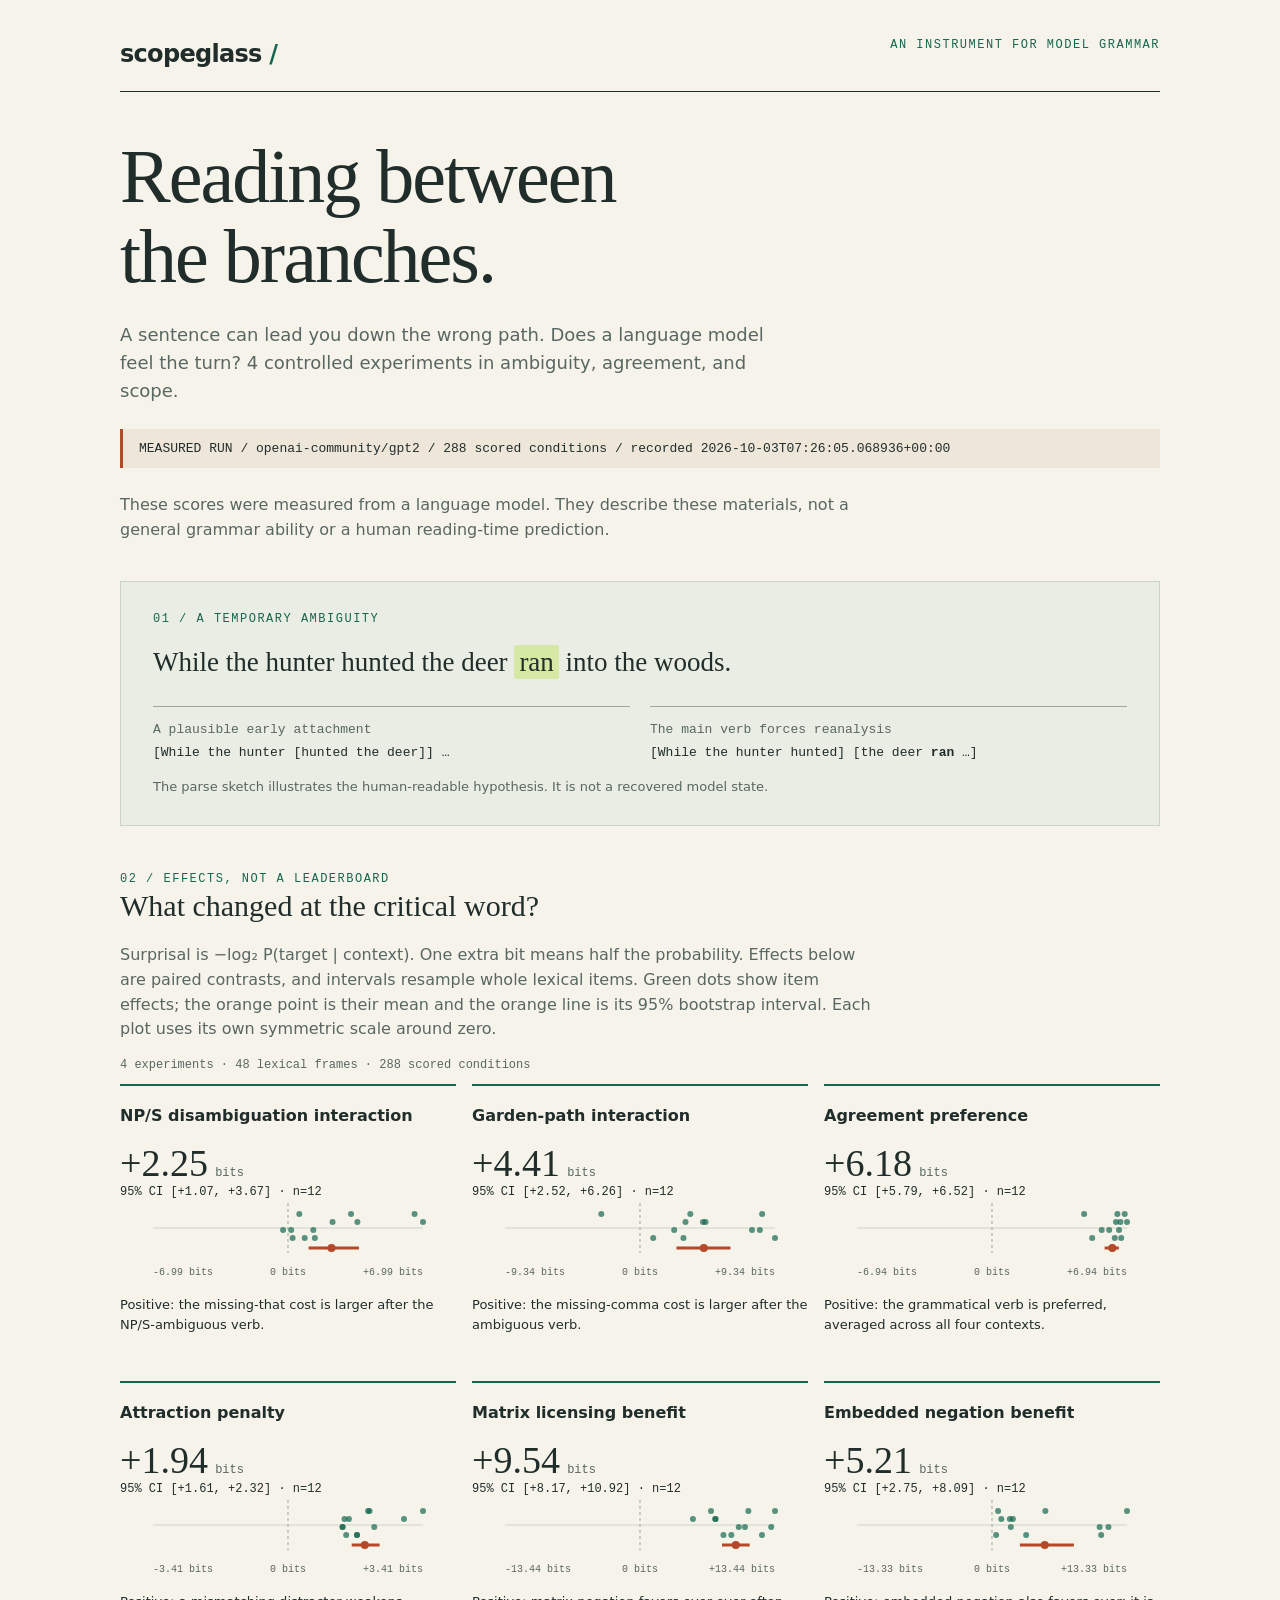
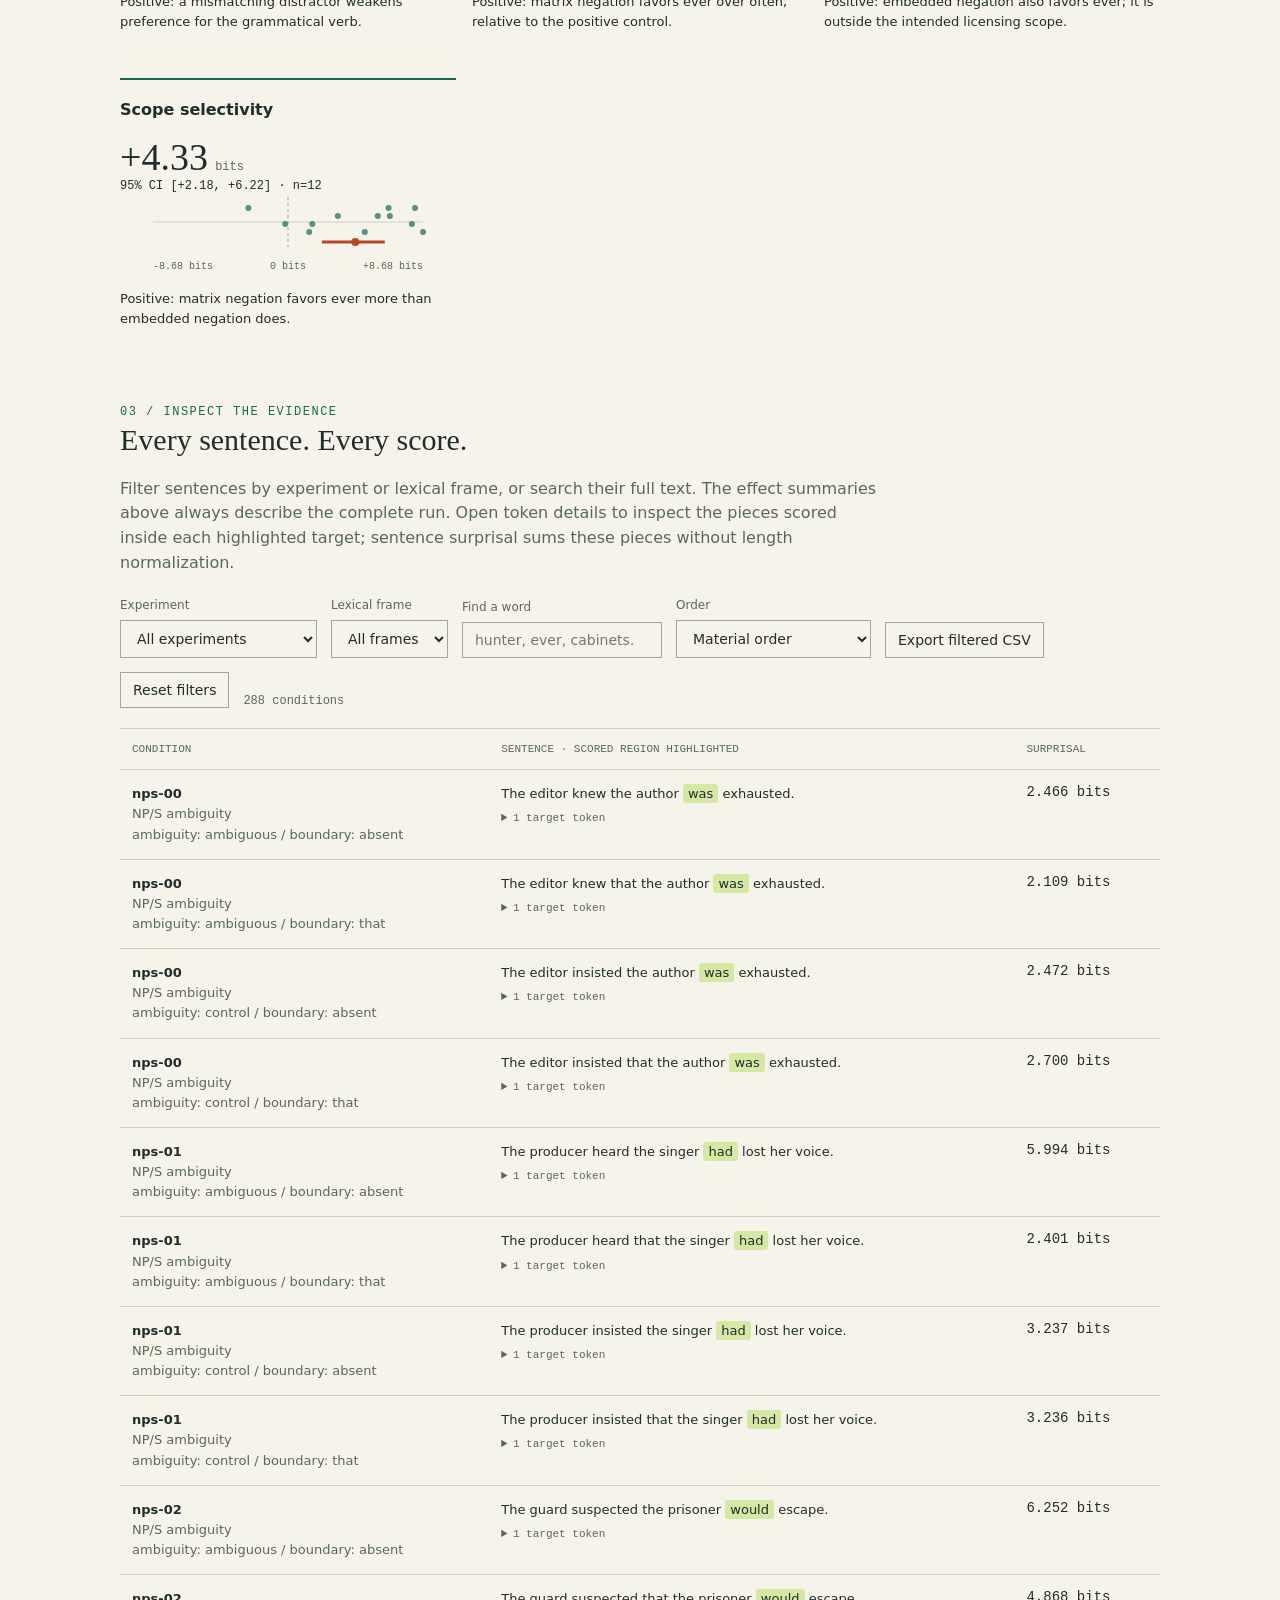
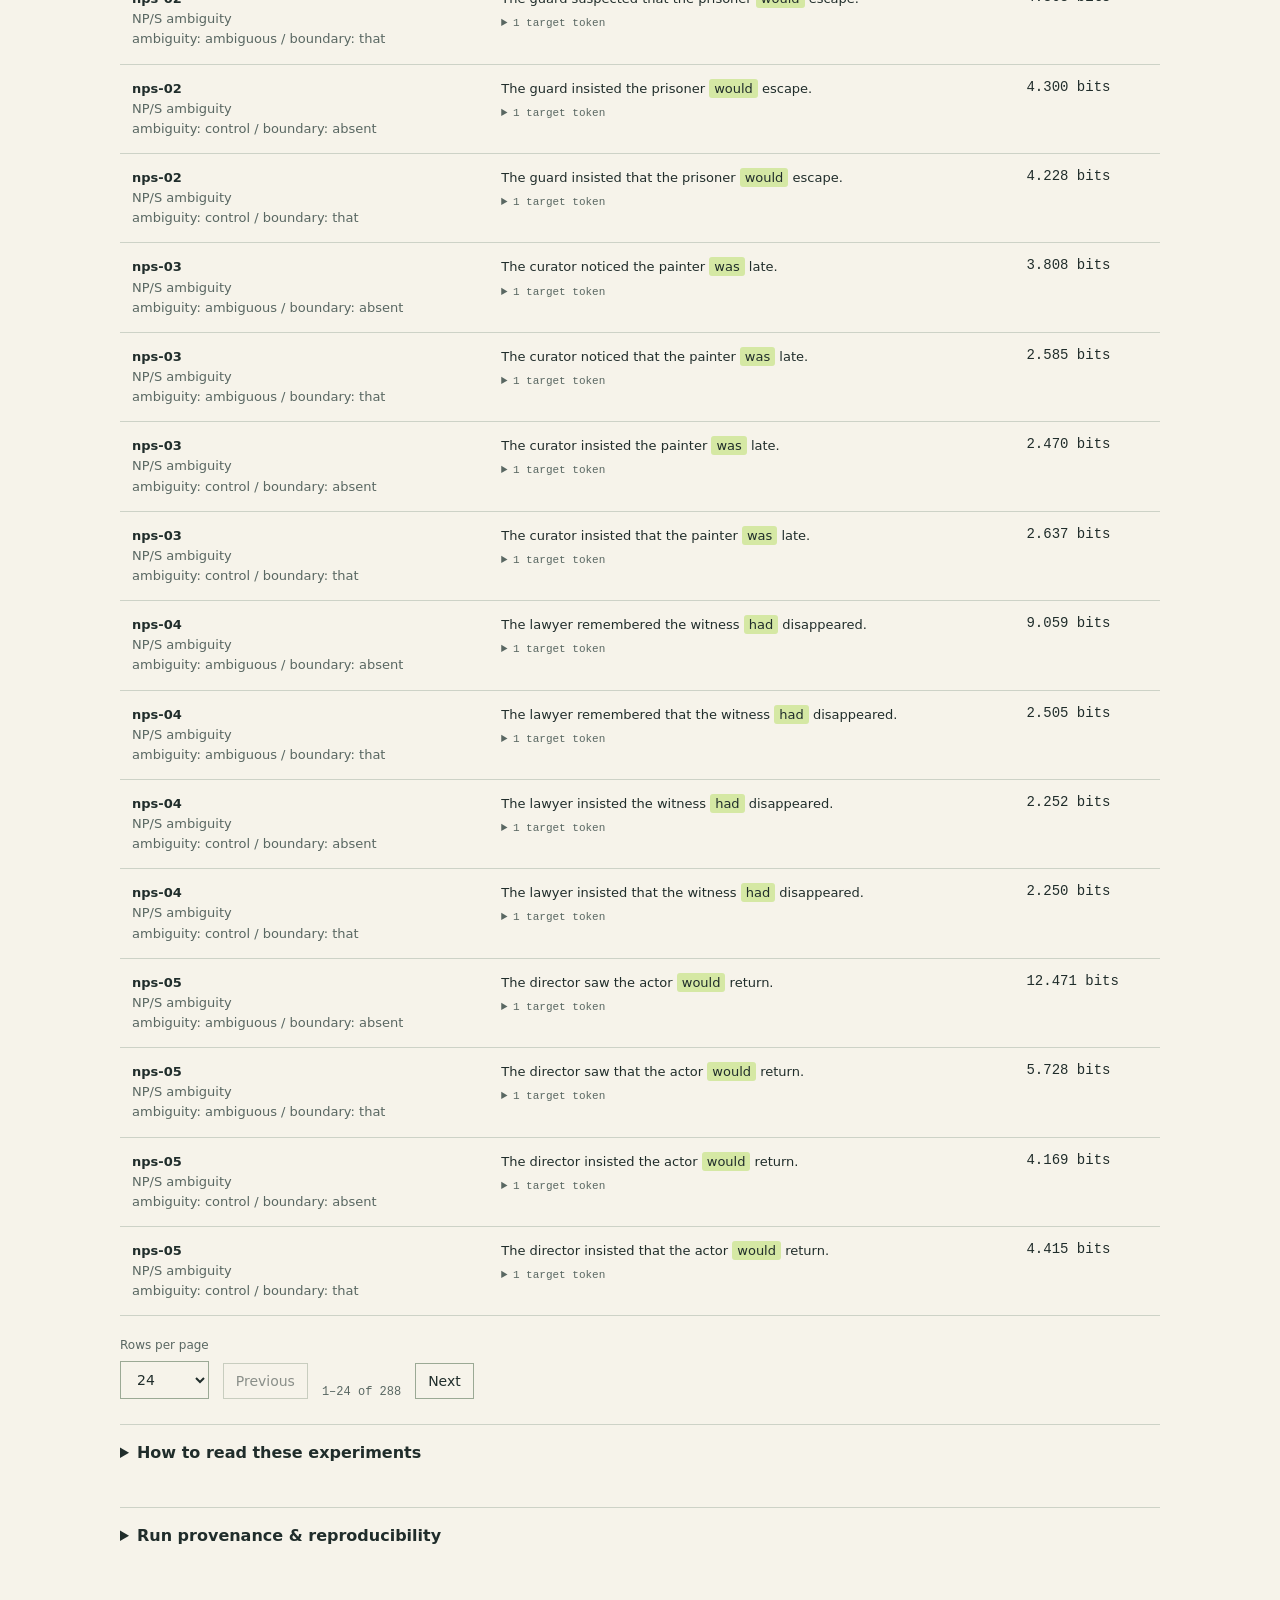
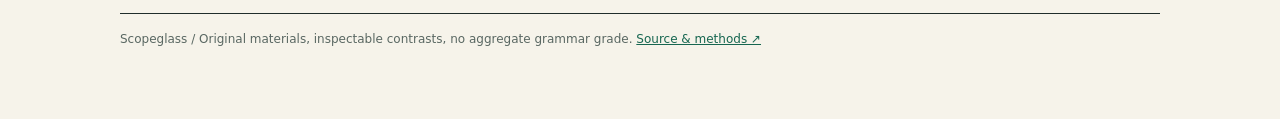
<file: demo/gpt2-report.html>
<!doctype html>
<html lang="en">
<meta charset="utf-8">
<meta name="viewport" content="width=device-width, initial-scale=1">
<title>Scopeglass — Reading between the branches</title>
<style>
:root{--paper:#f6f3ea;--ink:#202d2b;--muted:#596762;--line:#cdd2c7;--green:#166650;--orange:#b54828}
*{box-sizing:border-box}body{margin:0;background:var(--paper);color:var(--ink);font:16px/1.55 system-ui,sans-serif}
main{max-width:1120px;margin:auto;padding:36px 40px 70px}header{display:flex;justify-content:space-between;border-bottom:1px solid var(--ink);padding-bottom:18px;gap:20px}
.brand{font-weight:750;letter-spacing:-.7px;font-size:24px}.eyebrow{font:12px/1.6 ui-monospace,monospace;text-transform:uppercase;letter-spacing:1.5px;color:var(--green)}
h1{font:normal clamp(42px,6vw,76px)/1.05 Georgia,serif;letter-spacing:-2px;max-width:780px;margin:45px 0 24px}h2{font:normal 30px Georgia,serif;margin:0 0 20px}h3{font-size:16px;margin:0 0 12px}p{max-width:760px} .intro{font-size:18px;color:var(--muted);max-width:670px}
.ribbon{padding:12px 16px;margin:25px 0;border-left:3px solid var(--orange);background:#eee7d9;font:13px ui-monospace,monospace;overflow-wrap:anywhere}
.specimen{margin:38px 0;background:#e9ede3;padding:28px 32px;border:1px solid var(--line)}.sentence{font:27px/1.6 Georgia,serif;margin:12px 0 22px}mark{background:#d5e8a4;color:var(--ink);padding:2px 5px;border-radius:3px}
.fork{display:grid;grid-template-columns:1fr 1fr;gap:20px;font:13px/1.7 ui-monospace,monospace}.fork>div{border-top:1px solid #9ba995;padding-top:12px}.muted{color:var(--muted)}
section{margin-top:44px} .cards{display:grid;grid-template-columns:repeat(3,1fr);gap:16px}.card{border-top:2px solid var(--green);padding:18px 0}.number{font:38px Georgia,serif}.unit{font:12px ui-monospace,monospace;color:var(--muted)}.card p{font-size:13px;margin:12px 0}
.ci{font:12px ui-monospace,monospace}.dotplot{width:100%;height:84px;display:block} .controls{display:flex;gap:14px;flex-wrap:wrap;align-items:end;margin:20px 0}label{font-size:12px;color:var(--muted);display:grid;gap:6px}select,input,button{background:transparent;color:var(--ink);border:1px solid #9ba995;padding:9px 12px;font:14px system-ui;max-width:100%}button{cursor:pointer}button:hover{background:#e9ede3}button:disabled{opacity:.5;cursor:default}#empty-state{padding:18px;border-left:3px solid var(--orange)}
.table-wrap{overflow:auto;border-top:1px solid var(--line)}table{border-collapse:collapse;width:100%;font-size:13px;text-align:left}th,td{padding:14px 12px;border-bottom:1px solid var(--line);vertical-align:top}th{font:11px ui-monospace,monospace;color:var(--muted);text-transform:uppercase;white-space:nowrap}td:first-child{min-width:150px}td:nth-child(2){min-width:340px} .bits{white-space:nowrap;font:14px ui-monospace,monospace}.token-details{font:11px ui-monospace,monospace;color:var(--muted);margin-top:8px;border:0;padding:0}.token-details summary{font-weight:400}.token-details ol{padding-left:24px}.token-details li{padding:3px 0}.token-details code{white-space:pre-wrap}
details{margin-top:25px;border-top:1px solid var(--line);padding:16px 0}summary{cursor:pointer;font-weight:600}pre{font-size:12px;overflow:auto;white-space:pre-wrap;overflow-wrap:anywhere}footer{border-top:1px solid var(--ink);margin-top:48px;padding-top:16px;font-size:12px;color:var(--muted)}a{color:var(--green)} .count{font:12px ui-monospace,monospace;color:var(--muted)}
:focus-visible{outline:3px solid var(--orange);outline-offset:4px}.skip-link{position:absolute;top:-80px;left:20px;z-index:2;background:var(--paper);padding:10px 16px}.skip-link:focus{top:12px}.visually-hidden{position:absolute;width:1px;height:1px;padding:0;overflow:hidden;clip:rect(0,0,0,0);white-space:nowrap}
.print-note{display:none}
@media print {
  :root{--paper:#fff;--ink:#000;--muted:#333;--line:#aaa}
  body{background:#fff;font-size:11pt}main{max-width:none;padding:0}
  h1{font-size:40pt;margin-top:24px}h2{font-size:23pt}
  .controls,.pagination,.skip-link,button{display:none!important}.print-note{display:block}
  .table-wrap{overflow:visible}table{font-size:9pt}th,td{padding:9px 5px}
  td:first-child,td:nth-child(2){min-width:0}td:nth-child(2){width:58%}
  thead{display:table-header-group}tr,.card,.specimen{break-inside:avoid}
  .ribbon,mark{-webkit-print-color-adjust:exact;print-color-adjust:exact}
  section{margin-top:24px}.specimen{padding:16px}footer{margin-top:24px}
}
@media(max-width:700px){main{padding:24px 20px}.cards{grid-template-columns:1fr 1fr}.fork{grid-template-columns:1fr}header{flex-direction:column;gap:4px}.specimen{padding:20px}h1{letter-spacing:-1px}.sentence{font-size:23px}}
@media(max-width:430px){.cards{grid-template-columns:1fr}}
</style>
<a class="skip-link" href="#evidence">Skip to sentence evidence</a>
<main>
<header><div class="brand">scopeglass<span style="color:var(--green)"> /</span></div><div class="eyebrow">An instrument for model grammar</div></header>
<h1>Reading between<br>the branches.</h1>
<p class="intro" id="intro">A sentence can lead you down the wrong path. Does a language model feel the turn? Controlled experiments in ambiguity, agreement, and scope.</p>
<div class="ribbon" id="provenance"></div>
<p id="run-kind" class="muted"></p>
<noscript><p>This interactive report needs JavaScript to display the embedded run. Use the original results JSON for an accessible plain-text record.</p></noscript>
<div class="specimen"><div class="eyebrow">01 / A temporary ambiguity</div>
<div class="sentence">While the hunter hunted the deer <mark>ran</mark> into the woods.</div>
<div class="fork"><div><span class="muted">A plausible early attachment</span><br>[While the hunter [hunted the deer]] …</div><div><span class="muted">The main verb forces reanalysis</span><br>[While the hunter hunted] [the deer <b>ran</b> …]</div></div>
<p class="muted" style="font-size:13px;margin-bottom:0">The parse sketch illustrates the human-readable hypothesis. It is not a recovered model state.</p></div>
<section><div class="eyebrow">02 / Effects, not a leaderboard</div><h2>What changed at the critical word?</h2>
<p class="muted">Surprisal is −log₂ P(target | context). One extra bit means half the probability. Effects below are paired contrasts, and intervals resample whole lexical items. Green dots show item effects; the orange point is their mean and the orange line is its 95% bootstrap interval. Each plot uses its own symmetric scale around zero.</p>
<p class="count" id="overview"></p>
<div class="cards" id="cards"></div></section>
<section id="evidence" tabindex="-1"><div class="eyebrow">03 / Inspect the evidence</div><h2>Every sentence. Every score.</h2>
<p id="search-help" class="muted">Filter sentences by experiment or lexical frame, or search their full text. The effect summaries above always describe the complete run. Open token details to inspect the pieces scored inside each highlighted target; sentence surprisal sums these pieces without length normalization.</p>
<div class="controls"><label>Experiment<select id="experiment"><option value="all">All experiments</option></select></label><label>Lexical frame<select id="item"><option value="all">All frames</option></select></label><label>Find a word<input id="search" aria-describedby="search-help" placeholder="hunter, ever, cabinets…" type="search"></label><label>Order<select id="order"><option value="source">Material order</option><option value="high">Surprisal: high to low</option><option value="low">Surprisal: low to high</option><option value="item">Lexical frame</option></select></label><button id="export-csv" type="button">Export filtered CSV</button><button id="reset" type="button">Reset filters</button><span id="count" class="count" aria-live="polite"></span></div>
<p class="print-note" id="print-note"></p>
<p id="empty-state" role="status" hidden>No conditions match these filters. Clear the search or reset filters to see the run again.</p>
<div class="table-wrap" role="region" aria-label="Scored sentences" tabindex="0"><table><caption class="visually-hidden">Sentence scores on the current page; the target region is highlighted.</caption><thead><tr><th scope="col">Condition</th><th scope="col">Sentence · scored region highlighted</th><th scope="col" id="score-heading">Surprisal</th></tr></thead><tbody id="rows"></tbody></table></div>
<div class="controls pagination" aria-label="Evidence pages">
<label>Rows per page<select id="page-size"><option value="24">24</option><option value="48">48</option><option value="96">96</option><option value="all">All</option></select></label>
<button id="previous-page" type="button" aria-controls="rows">Previous</button>
<span id="page-status" class="count" aria-live="polite"></span>
<button id="next-page" type="button" aria-controls="rows">Next</button>
</div>
</section>
<details><summary>How to read these experiments</summary>
<p id="method-garden_path"><b>Garden paths · NP/Z.</b> Cross an optionally transitive verb with an intransitive control, and a comma with no comma. At the main verb, subtract the control's comma benefit from the ambiguous verb's comma benefit. A positive interaction is compatible with garden-path sensitivity.</p>
<p id="method-agreement"><b>Agreement.</b> Cross subject number, distractor number, and verb number. The preference is surprisal(wrong verb) − surprisal(correct verb). The attraction penalty is the loss of this preference when the distractor's number mismatches the subject.</p>
<p id="method-polarity"><b>Polarity.</b> Cross negation presence, its location, and ever/often. Measure how much negation changes the preference for ever over often. Scope selectivity is the matrix benefit minus the embedded benefit.</p>
<p id="method-np_s"><b>NP/S ambiguity.</b> Compare verbs that admit a noun-phrase object or a sentential complement with a clause-selecting control, with and without <i>that</i>. At the embedded verb, subtract the control's complementizer benefit from the ambiguous verb's benefit. A positive interaction is compatible with sensitivity to the temporary object/clause ambiguity; lexical and verb-selection differences remain possible explanations.</p>
<p id="frame-counts" class="count"></p>
<p>These are small, authored English materials. Bootstrap intervals describe this item set, not all language. Verb frequency, plausibility, punctuation, lexical choice, and training overlap remain possible confounds. Surprisal is behavioral evidence; it does not establish that a model represents a particular parse, or that people would show the same effect. Spillover is displayed but not scored.</p>
</details>
<details><summary>Run provenance & reproducibility</summary>
<p>Save the complete run, including all sentences, token scores, analysis settings, and metadata.</p>
<button id="download-json" type="button">Download complete run JSON</button><pre id="metadata"></pre></details>
<footer>Scopeglass / Original materials, inspectable contrasts, no aggregate grammar grade. <a href="https://github.com/eyezhick/scopeglass">Source & methods ↗</a></footer>
</main>
<script id="run-data" type="application/json">{"schema_version": 1, "metadata": {"backend": "huggingface", "model": "openai-community/gpt2", "revision": "607a30d783dfa663caf39e06633721c8d4cfcd7e", "device": "cpu", "empirical": true, "torch": "2.14.1", "transformers": "4.57.6", "dtype": "torch.float32", "scopeglass": "0.1.0", "python": "3.14.6", "platform": "macOS-26.5.2-arm64-arm-64bit-Mach-O", "created_utc": "2026-10-03T07:26:05.068936+00:00", "stimuli_sha256": "b08482960b79dac5eff99c0246055b3172cebf8b9737fdea3dedd5414592395e", "threads": 4, "experiment": "all"}, "analysis": {"samples": 2000, "seed": 17}, "summary": [{"key": "np_s", "title": "NP/S disambiguation interaction", "interpretation": "Positive: the missing-that cost is larger after the NP/S-ambiguous verb.", "estimate": 2.2504175702730813, "ci95": [1.0661551495393118, 3.6727039252718288], "n_items": 12, "items": [{"item": "nps-00", "value": 0.5853943824768066}, {"item": "nps-01", "value": 3.5921099185943604}, {"item": "nps-02", "value": 1.3112258911132812}, {"item": "nps-03", "value": 1.3904612064361572}, {"item": "nps-04", "value": 6.552524089813232}, {"item": "nps-05", "value": 6.988724231719971}, {"item": "nps-06", "value": 0.16549158096313477}, {"item": "nps-07", "value": 0.8648850917816162}, {"item": "nps-08", "value": 3.263157844543457}, {"item": "nps-09", "value": 2.308257579803467}, {"item": "nps-10", "value": -0.25553321838378906}, {"item": "nps-11", "value": 0.2383122444152832}]}, {"key": "garden_path", "title": "Garden-path interaction", "interpretation": "Positive: the missing-comma cost is larger after the ambiguous verb.", "estimate": 4.414341093952923, "ci95": [2.5232045223756967, 6.26188879708449], "n_items": 12, "items": [{"item": "npz-00", "value": 3.4819231033325195}, {"item": "npz-01", "value": 4.536284446716309}, {"item": "npz-02", "value": 7.749350547790527}, {"item": "npz-03", "value": 9.342610836029053}, {"item": "npz-04", "value": -2.676757335662842}, {"item": "npz-05", "value": 4.359572943532839}, {"item": "npz-06", "value": 2.367274284362793}, {"item": "npz-07", "value": 3.0054211616516113}, {"item": "npz-08", "value": 8.449722290039062}, {"item": "npz-09", "value": 3.147191013675183}, {"item": "npz-10", "value": 8.296506404876709}, {"item": "npz-11", "value": 0.9129934310913086}]}, {"key": "agreement_margin", "title": "Agreement preference", "interpretation": "Positive: the grammatical verb is preferred, averaged across all four contexts.", "estimate": 6.184044579664866, "ci95": [5.789466570690275, 6.521804014034569], "n_items": 12, "items": [{"item": "agr-00", "value": 4.7365866005420685}, {"item": "agr-01", "value": 6.939180672168732}, {"item": "agr-02", "value": 6.529936194419861}, {"item": "agr-03", "value": 6.310819149017334}, {"item": "agr-04", "value": 6.819684386253357}, {"item": "agr-05", "value": 6.600724577903748}, {"item": "agr-06", "value": 6.022147446870804}, {"item": "agr-07", "value": 5.150841772556305}, {"item": "agr-08", "value": 6.445992290973663}, {"item": "agr-09", "value": 6.3724992871284485}, {"item": "agr-10", "value": 5.6383233070373535}, {"item": "agr-11", "value": 6.64179927110672}]}, {"key": "attraction", "title": "Attraction penalty", "interpretation": "Positive: a mismatching distractor weakens preference for the grammatical verb.", "estimate": 1.942094494899114, "ci95": [1.6113669350743294, 2.316255890950561], "n_items": 12, "items": [{"item": "agr-00", "value": 2.0628947615623474}, {"item": "agr-01", "value": 2.933242440223694}, {"item": "agr-02", "value": 1.380352258682251}, {"item": "agr-03", "value": 1.746699333190918}, {"item": "agr-04", "value": 2.0247557163238525}, {"item": "agr-05", "value": 1.5405738353729248}, {"item": "agr-06", "value": 1.3794108033180237}, {"item": "agr-07", "value": 1.7423409223556519}, {"item": "agr-08", "value": 3.414315342903137}, {"item": "agr-09", "value": 1.428242564201355}, {"item": "agr-10", "value": 2.181378126144409}, {"item": "agr-11", "value": 1.4709278345108032}]}, {"key": "matrix_licensing", "title": "Matrix licensing benefit", "interpretation": "Positive: matrix negation favors ever over often, relative to the positive control.", "estimate": 9.539603173732758, "ci95": [8.166804453233878, 10.919546104967592], "n_items": 12, "items": [{"item": "npi-00", "value": 10.787290096282959}, {"item": "npi-01", "value": 7.536945819854736}, {"item": "npi-02", "value": 13.06230616569519}, {"item": "npi-03", "value": 12.145487070083618}, {"item": "npi-04", "value": 7.072102069854736}, {"item": "npi-05", "value": 7.477794647216797}, {"item": "npi-06", "value": 9.831958770751953}, {"item": "npi-07", "value": 8.30875825881958}, {"item": "npi-08", "value": 13.441250085830688}, {"item": "npi-09", "value": 5.269097328186035}, {"item": "npi-10", "value": 10.45009469985962}, {"item": "npi-11", "value": 9.092153072357178}]}, {"key": "embedded_licensing", "title": "Embedded negation benefit", "interpretation": "Positive: embedded negation also favors ever; it is outside the intended licensing scope.", "estimate": 5.208342343568802, "ci95": [2.7537576079368593, 8.0875481399397], "n_items": 12, "items": [{"item": "npi-00", "value": 13.332864165306091}, {"item": "npi-01", "value": 1.7583727836608887}, {"item": "npi-02", "value": 11.49929428100586}, {"item": "npi-03", "value": 10.782689571380615}, {"item": "npi-04", "value": 0.6008548736572266}, {"item": "npi-05", "value": 0.9225749969482422}, {"item": "npi-06", "value": 1.8605051040649414}, {"item": "npi-07", "value": 3.372365951538086}, {"item": "npi-08", "value": 5.270285606384277}, {"item": "npi-09", "value": 2.061997413635254}, {"item": "npi-10", "value": 10.630464553833008}, {"item": "npi-11", "value": 0.4078388214111328}]}, {"key": "scope_selectivity", "title": "Scope selectivity", "interpretation": "Positive: matrix negation favors ever more than embedded negation does.", "estimate": 4.331260830163956, "ci95": [2.1788544634977973, 6.224354547262191], "n_items": 12, "items": [{"item": "npi-00", "value": -2.5455740690231323}, {"item": "npi-01", "value": 5.778573036193848}, {"item": "npi-02", "value": 1.563011884689331}, {"item": "npi-03", "value": 1.362797498703003}, {"item": "npi-04", "value": 6.47124719619751}, {"item": "npi-05", "value": 6.555219650268555}, {"item": "npi-06", "value": 7.971453666687012}, {"item": "npi-07", "value": 4.936392307281494}, {"item": "npi-08", "value": 8.170964479446411}, {"item": "npi-09", "value": 3.2070999145507812}, {"item": "npi-10", "value": -0.18036985397338867}, {"item": "npi-11", "value": 8.684314250946045}]}], "rows": [{"id": "nps-00-ambiguous-absent", "item": "nps-00", "experiment": "np_s", "context": "The editor knew the author", "target": " was", "spillover": " exhausted.", "factors": {"ambiguity": "ambiguous", "boundary": "absent"}, "surprisal_bits": 2.465916156768799, "tokens": [{"id": 373, "text": " was", "bits": 2.465916156768799}]}, {"id": "nps-00-ambiguous-that", "item": "nps-00", "experiment": "np_s", "context": "The editor knew that the author", "target": " was", "spillover": " exhausted.", "factors": {"ambiguity": "ambiguous", "boundary": "that"}, "surprisal_bits": 2.1088595390319824, "tokens": [{"id": 373, "text": " was", "bits": 2.1088595390319824}]}, {"id": "nps-00-control-absent", "item": "nps-00", "experiment": "np_s", "context": "The editor insisted the author", "target": " was", "spillover": " exhausted.", "factors": {"ambiguity": "control", "boundary": "absent"}, "surprisal_bits": 2.471614360809326, "tokens": [{"id": 373, "text": " was", "bits": 2.471614360809326}]}, {"id": "nps-00-control-that", "item": "nps-00", "experiment": "np_s", "context": "The editor insisted that the author", "target": " was", "spillover": " exhausted.", "factors": {"ambiguity": "control", "boundary": "that"}, "surprisal_bits": 2.6999521255493164, "tokens": [{"id": 373, "text": " was", "bits": 2.6999521255493164}]}, {"id": "nps-01-ambiguous-absent", "item": "nps-01", "experiment": "np_s", "context": "The producer heard the singer", "target": " had", "spillover": " lost her voice.", "factors": {"ambiguity": "ambiguous", "boundary": "absent"}, "surprisal_bits": 5.994234561920166, "tokens": [{"id": 550, "text": " had", "bits": 5.994234561920166}]}, {"id": "nps-01-ambiguous-that", "item": "nps-01", "experiment": "np_s", "context": "The producer heard that the singer", "target": " had", "spillover": " lost her voice.", "factors": {"ambiguity": "ambiguous", "boundary": "that"}, "surprisal_bits": 2.4011282920837402, "tokens": [{"id": 550, "text": " had", "bits": 2.4011282920837402}]}, {"id": "nps-01-control-absent", "item": "nps-01", "experiment": "np_s", "context": "The producer insisted the singer", "target": " had", "spillover": " lost her voice.", "factors": {"ambiguity": "control", "boundary": "absent"}, "surprisal_bits": 3.2370522022247314, "tokens": [{"id": 550, "text": " had", "bits": 3.2370522022247314}]}, {"id": "nps-01-control-that", "item": "nps-01", "experiment": "np_s", "context": "The producer insisted that the singer", "target": " had", "spillover": " lost her voice.", "factors": {"ambiguity": "control", "boundary": "that"}, "surprisal_bits": 3.236055850982666, "tokens": [{"id": 550, "text": " had", "bits": 3.236055850982666}]}, {"id": "nps-02-ambiguous-absent", "item": "nps-02", "experiment": "np_s", "context": "The guard suspected the prisoner", "target": " would", "spillover": " escape.", "factors": {"ambiguity": "ambiguous", "boundary": "absent"}, "surprisal_bits": 6.251809597015381, "tokens": [{"id": 561, "text": " would", "bits": 6.251809597015381}]}, {"id": "nps-02-ambiguous-that", "item": "nps-02", "experiment": "np_s", "context": "The guard suspected that the prisoner", "target": " would", "spillover": " escape.", "factors": {"ambiguity": "ambiguous", "boundary": "that"}, "surprisal_bits": 4.868112087249756, "tokens": [{"id": 561, "text": " would", "bits": 4.868112087249756}]}, {"id": "nps-02-control-absent", "item": "nps-02", "experiment": "np_s", "context": "The guard insisted the prisoner", "target": " would", "spillover": " escape.", "factors": {"ambiguity": "control", "boundary": "absent"}, "surprisal_bits": 4.300281047821045, "tokens": [{"id": 561, "text": " would", "bits": 4.300281047821045}]}, {"id": "nps-02-control-that", "item": "nps-02", "experiment": "np_s", "context": "The guard insisted that the prisoner", "target": " would", "spillover": " escape.", "factors": {"ambiguity": "control", "boundary": "that"}, "surprisal_bits": 4.227809429168701, "tokens": [{"id": 561, "text": " would", "bits": 4.227809429168701}]}, {"id": "nps-03-ambiguous-absent", "item": "nps-03", "experiment": "np_s", "context": "The curator noticed the painter", "target": " was", "spillover": " late.", "factors": {"ambiguity": "ambiguous", "boundary": "absent"}, "surprisal_bits": 3.80781626701355, "tokens": [{"id": 373, "text": " was", "bits": 3.80781626701355}]}, {"id": "nps-03-ambiguous-that", "item": "nps-03", "experiment": "np_s", "context": "The curator noticed that the painter", "target": " was", "spillover": " late.", "factors": {"ambiguity": "ambiguous", "boundary": "that"}, "surprisal_bits": 2.584902763366699, "tokens": [{"id": 373, "text": " was", "bits": 2.584902763366699}]}, {"id": "nps-03-control-absent", "item": "nps-03", "experiment": "np_s", "context": "The curator insisted the painter", "target": " was", "spillover": " late.", "factors": {"ambiguity": "control", "boundary": "absent"}, "surprisal_bits": 2.4697670936584473, "tokens": [{"id": 373, "text": " was", "bits": 2.4697670936584473}]}, {"id": "nps-03-control-that", "item": "nps-03", "experiment": "np_s", "context": "The curator insisted that the painter", "target": " was", "spillover": " late.", "factors": {"ambiguity": "control", "boundary": "that"}, "surprisal_bits": 2.637314796447754, "tokens": [{"id": 373, "text": " was", "bits": 2.637314796447754}]}, {"id": "nps-04-ambiguous-absent", "item": "nps-04", "experiment": "np_s", "context": "The lawyer remembered the witness", "target": " had", "spillover": " disappeared.", "factors": {"ambiguity": "ambiguous", "boundary": "absent"}, "surprisal_bits": 9.059245109558105, "tokens": [{"id": 550, "text": " had", "bits": 9.059245109558105}]}, {"id": "nps-04-ambiguous-that", "item": "nps-04", "experiment": "np_s", "context": "The lawyer remembered that the witness", "target": " had", "spillover": " disappeared.", "factors": {"ambiguity": "ambiguous", "boundary": "that"}, "surprisal_bits": 2.505054473876953, "tokens": [{"id": 550, "text": " had", "bits": 2.505054473876953}]}, {"id": "nps-04-control-absent", "item": "nps-04", "experiment": "np_s", "context": "The lawyer insisted the witness", "target": " had", "spillover": " disappeared.", "factors": {"ambiguity": "control", "boundary": "absent"}, "surprisal_bits": 2.2519264221191406, "tokens": [{"id": 550, "text": " had", "bits": 2.2519264221191406}]}, {"id": "nps-04-control-that", "item": "nps-04", "experiment": "np_s", "context": "The lawyer insisted that the witness", "target": " had", "spillover": " disappeared.", "factors": {"ambiguity": "control", "boundary": "that"}, "surprisal_bits": 2.2502598762512207, "tokens": [{"id": 550, "text": " had", "bits": 2.2502598762512207}]}, {"id": "nps-05-ambiguous-absent", "item": "nps-05", "experiment": "np_s", "context": "The director saw the actor", "target": " would", "spillover": " return.", "factors": {"ambiguity": "ambiguous", "boundary": "absent"}, "surprisal_bits": 12.470759391784668, "tokens": [{"id": 561, "text": " would", "bits": 12.470759391784668}]}, {"id": "nps-05-ambiguous-that", "item": "nps-05", "experiment": "np_s", "context": "The director saw that the actor", "target": " would", "spillover": " return.", "factors": {"ambiguity": "ambiguous", "boundary": "that"}, "surprisal_bits": 5.727822303771973, "tokens": [{"id": 561, "text": " would", "bits": 5.727822303771973}]}, {"id": "nps-05-control-absent", "item": "nps-05", "experiment": "np_s", "context": "The director insisted the actor", "target": " would", "spillover": " return.", "factors": {"ambiguity": "control", "boundary": "absent"}, "surprisal_bits": 4.169277667999268, "tokens": [{"id": 561, "text": " would", "bits": 4.169277667999268}]}, {"id": "nps-05-control-that", "item": "nps-05", "experiment": "np_s", "context": "The director insisted that the actor", "target": " would", "spillover": " return.", "factors": {"ambiguity": "control", "boundary": "that"}, "surprisal_bits": 4.415064811706543, "tokens": [{"id": 561, "text": " would", "bits": 4.415064811706543}]}, {"id": "nps-06-ambiguous-absent", "item": "nps-06", "experiment": "np_s", "context": "The nurse discovered the pilot", "target": " was", "spillover": " injured.", "factors": {"ambiguity": "ambiguous", "boundary": "absent"}, "surprisal_bits": 2.904327392578125, "tokens": [{"id": 373, "text": " was", "bits": 2.904327392578125}]}, {"id": "nps-06-ambiguous-that", "item": "nps-06", "experiment": "np_s", "context": "The nurse discovered that the pilot", "target": " was", "spillover": " injured.", "factors": {"ambiguity": "ambiguous", "boundary": "that"}, "surprisal_bits": 2.937432289123535, "tokens": [{"id": 373, "text": " was", "bits": 2.937432289123535}]}, {"id": "nps-06-control-absent", "item": "nps-06", "experiment": "np_s", "context": "The nurse insisted the pilot", "target": " was", "spillover": " injured.", "factors": {"ambiguity": "control", "boundary": "absent"}, "surprisal_bits": 2.4735121726989746, "tokens": [{"id": 373, "text": " was", "bits": 2.4735121726989746}]}, {"id": "nps-06-control-that", "item": "nps-06", "experiment": "np_s", "context": "The nurse insisted that the pilot", "target": " was", "spillover": " injured.", "factors": {"ambiguity": "control", "boundary": "that"}, "surprisal_bits": 2.6721086502075195, "tokens": [{"id": 373, "text": " was", "bits": 2.6721086502075195}]}, {"id": "nps-07-ambiguous-absent", "item": "nps-07", "experiment": "np_s", "context": "The officer reported the driver", "target": " had", "spillover": " stopped.", "factors": {"ambiguity": "ambiguous", "boundary": "absent"}, "surprisal_bits": 3.378175973892212, "tokens": [{"id": 550, "text": " had", "bits": 3.378175973892212}]}, {"id": "nps-07-ambiguous-that", "item": "nps-07", "experiment": "np_s", "context": "The officer reported that the driver", "target": " had", "spillover": " stopped.", "factors": {"ambiguity": "ambiguous", "boundary": "that"}, "surprisal_bits": 2.4928951263427734, "tokens": [{"id": 550, "text": " had", "bits": 2.4928951263427734}]}, {"id": "nps-07-control-absent", "item": "nps-07", "experiment": "np_s", "context": "The officer insisted the driver", "target": " had", "spillover": " stopped.", "factors": {"ambiguity": "control", "boundary": "absent"}, "surprisal_bits": 2.3991360664367676, "tokens": [{"id": 550, "text": " had", "bits": 2.3991360664367676}]}, {"id": "nps-07-control-that", "item": "nps-07", "experiment": "np_s", "context": "The officer insisted that the driver", "target": " had", "spillover": " stopped.", "factors": {"ambiguity": "control", "boundary": "that"}, "surprisal_bits": 2.3787403106689453, "tokens": [{"id": 550, "text": " had", "bits": 2.3787403106689453}]}, {"id": "nps-08-ambiguous-absent", "item": "nps-08", "experiment": "np_s", "context": "The landlord forgot the neighbor", "target": " was", "spillover": " missing.", "factors": {"ambiguity": "ambiguous", "boundary": "absent"}, "surprisal_bits": 5.552616596221924, "tokens": [{"id": 373, "text": " was", "bits": 5.552616596221924}]}, {"id": "nps-08-ambiguous-that", "item": "nps-08", "experiment": "np_s", "context": "The landlord forgot that the neighbor", "target": " was", "spillover": " missing.", "factors": {"ambiguity": "ambiguous", "boundary": "that"}, "surprisal_bits": 2.4507975578308105, "tokens": [{"id": 373, "text": " was", "bits": 2.4507975578308105}]}, {"id": "nps-08-control-absent", "item": "nps-08", "experiment": "np_s", "context": "The landlord insisted the neighbor", "target": " was", "spillover": " missing.", "factors": {"ambiguity": "control", "boundary": "absent"}, "surprisal_bits": 2.765430212020874, "tokens": [{"id": 373, "text": " was", "bits": 2.765430212020874}]}, {"id": "nps-08-control-that", "item": "nps-08", "experiment": "np_s", "context": "The landlord insisted that the neighbor", "target": " was", "spillover": " missing.", "factors": {"ambiguity": "control", "boundary": "that"}, "surprisal_bits": 2.9267690181732178, "tokens": [{"id": 373, "text": " was", "bits": 2.9267690181732178}]}, {"id": "nps-09-ambiguous-absent", "item": "nps-09", "experiment": "np_s", "context": "The teacher understood the student", "target": " would", "spillover": " arrive.", "factors": {"ambiguity": "ambiguous", "boundary": "absent"}, "surprisal_bits": 5.988548755645752, "tokens": [{"id": 561, "text": " would", "bits": 5.988548755645752}]}, {"id": "nps-09-ambiguous-that", "item": "nps-09", "experiment": "np_s", "context": "The teacher understood that the student", "target": " would", "spillover": " arrive.", "factors": {"ambiguity": "ambiguous", "boundary": "that"}, "surprisal_bits": 3.514984130859375, "tokens": [{"id": 561, "text": " would", "bits": 3.514984130859375}]}, {"id": "nps-09-control-absent", "item": "nps-09", "experiment": "np_s", "context": "The teacher insisted the student", "target": " would", "spillover": " arrive.", "factors": {"ambiguity": "control", "boundary": "absent"}, "surprisal_bits": 5.082187652587891, "tokens": [{"id": 561, "text": " would", "bits": 5.082187652587891}]}, {"id": "nps-09-control-that", "item": "nps-09", "experiment": "np_s", "context": "The teacher insisted that the student", "target": " would", "spillover": " arrive.", "factors": {"ambiguity": "control", "boundary": "that"}, "surprisal_bits": 4.9168806076049805, "tokens": [{"id": 561, "text": " would", "bits": 4.9168806076049805}]}, {"id": "nps-10-ambiguous-absent", "item": "nps-10", "experiment": "np_s", "context": "The host admitted the visitor", "target": " had", "spillover": " left.", "factors": {"ambiguity": "ambiguous", "boundary": "absent"}, "surprisal_bits": 2.673318862915039, "tokens": [{"id": 550, "text": " had", "bits": 2.673318862915039}]}, {"id": "nps-10-ambiguous-that", "item": "nps-10", "experiment": "np_s", "context": "The host admitted that the visitor", "target": " had", "spillover": " left.", "factors": {"ambiguity": "ambiguous", "boundary": "that"}, "surprisal_bits": 3.03529691696167, "tokens": [{"id": 550, "text": " had", "bits": 3.03529691696167}]}, {"id": "nps-10-control-absent", "item": "nps-10", "experiment": "np_s", "context": "The host insisted the visitor", "target": " had", "spillover": " left.", "factors": {"ambiguity": "control", "boundary": "absent"}, "surprisal_bits": 3.097252130508423, "tokens": [{"id": 550, "text": " had", "bits": 3.097252130508423}]}, {"id": "nps-10-control-that", "item": "nps-10", "experiment": "np_s", "context": "The host insisted that the visitor", "target": " had", "spillover": " left.", "factors": {"ambiguity": "control", "boundary": "that"}, "surprisal_bits": 3.2036969661712646, "tokens": [{"id": 550, "text": " had", "bits": 3.2036969661712646}]}, {"id": "nps-11-ambiguous-absent", "item": "nps-11", "experiment": "np_s", "context": "The coach knew the athlete", "target": " was", "spillover": " ready.", "factors": {"ambiguity": "ambiguous", "boundary": "absent"}, "surprisal_bits": 2.2267026901245117, "tokens": [{"id": 373, "text": " was", "bits": 2.2267026901245117}]}, {"id": "nps-11-ambiguous-that", "item": "nps-11", "experiment": "np_s", "context": "The coach knew that the athlete", "target": " was", "spillover": " ready.", "factors": {"ambiguity": "ambiguous", "boundary": "that"}, "surprisal_bits": 2.080235004425049, "tokens": [{"id": 373, "text": " was", "bits": 2.080235004425049}]}, {"id": "nps-11-control-absent", "item": "nps-11", "experiment": "np_s", "context": "The coach insisted the athlete", "target": " was", "spillover": " ready.", "factors": {"ambiguity": "control", "boundary": "absent"}, "surprisal_bits": 2.273986339569092, "tokens": [{"id": 373, "text": " was", "bits": 2.273986339569092}]}, {"id": "nps-11-control-that", "item": "nps-11", "experiment": "np_s", "context": "The coach insisted that the athlete", "target": " was", "spillover": " ready.", "factors": {"ambiguity": "control", "boundary": "that"}, "surprisal_bits": 2.365830898284912, "tokens": [{"id": 373, "text": " was", "bits": 2.365830898284912}]}, {"id": "npz-00-ambiguous-absent", "item": "npz-00", "experiment": "garden_path", "context": "While the hunter hunted the deer", "target": " ran", "spillover": " into the woods.", "factors": {"ambiguity": "ambiguous", "boundary": "absent"}, "surprisal_bits": 13.901503562927246, "tokens": [{"id": 4966, "text": " ran", "bits": 13.901503562927246}]}, {"id": "npz-00-ambiguous-comma", "item": "npz-00", "experiment": "garden_path", "context": "While the hunter hunted, the deer", "target": " ran", "spillover": " into the woods.", "factors": {"ambiguity": "ambiguous", "boundary": "comma"}, "surprisal_bits": 9.069021224975586, "tokens": [{"id": 4966, "text": " ran", "bits": 9.069021224975586}]}, {"id": "npz-00-control-absent", "item": "npz-00", "experiment": "garden_path", "context": "While the hunter slept the deer", "target": " ran", "spillover": " into the woods.", "factors": {"ambiguity": "control", "boundary": "absent"}, "surprisal_bits": 8.481159210205078, "tokens": [{"id": 4966, "text": " ran", "bits": 8.481159210205078}]}, {"id": "npz-00-control-comma", "item": "npz-00", "experiment": "garden_path", "context": "While the hunter slept, the deer", "target": " ran", "spillover": " into the woods.", "factors": {"ambiguity": "control", "boundary": "comma"}, "surprisal_bits": 7.1305999755859375, "tokens": [{"id": 4966, "text": " ran", "bits": 7.1305999755859375}]}, {"id": "npz-01-ambiguous-absent", "item": "npz-01", "experiment": "garden_path", "context": "While the chef cooked the soup", "target": " cooled", "spillover": " on the counter.", "factors": {"ambiguity": "ambiguous", "boundary": "absent"}, "surprisal_bits": 15.76738452911377, "tokens": [{"id": 32162, "text": " cooled", "bits": 15.76738452911377}]}, {"id": "npz-01-ambiguous-comma", "item": "npz-01", "experiment": "garden_path", "context": "While the chef cooked, the soup", "target": " cooled", "spillover": " on the counter.", "factors": {"ambiguity": "ambiguous", "boundary": "comma"}, "surprisal_bits": 9.564936637878418, "tokens": [{"id": 32162, "text": " cooled", "bits": 9.564936637878418}]}, {"id": "npz-01-control-absent", "item": "npz-01", "experiment": "garden_path", "context": "While the chef sneezed the soup", "target": " cooled", "spillover": " on the counter.", "factors": {"ambiguity": "control", "boundary": "absent"}, "surprisal_bits": 12.50018310546875, "tokens": [{"id": 32162, "text": " cooled", "bits": 12.50018310546875}]}, {"id": "npz-01-control-comma", "item": "npz-01", "experiment": "garden_path", "context": "While the chef sneezed, the soup", "target": " cooled", "spillover": " on the counter.", "factors": {"ambiguity": "control", "boundary": "comma"}, "surprisal_bits": 10.834019660949707, "tokens": [{"id": 32162, "text": " cooled", "bits": 10.834019660949707}]}, {"id": "npz-02-ambiguous-absent", "item": "npz-02", "experiment": "garden_path", "context": "While the child ate the sandwich", "target": " fell", "spillover": " onto the floor.", "factors": {"ambiguity": "ambiguous", "boundary": "absent"}, "surprisal_bits": 16.723798751831055, "tokens": [{"id": 3214, "text": " fell", "bits": 16.723798751831055}]}, {"id": "npz-02-ambiguous-comma", "item": "npz-02", "experiment": "garden_path", "context": "While the child ate, the sandwich", "target": " fell", "spillover": " onto the floor.", "factors": {"ambiguity": "ambiguous", "boundary": "comma"}, "surprisal_bits": 6.984552383422852, "tokens": [{"id": 3214, "text": " fell", "bits": 6.984552383422852}]}, {"id": "npz-02-control-absent", "item": "npz-02", "experiment": "garden_path", "context": "While the child laughed the sandwich", "target": " fell", "spillover": " onto the floor.", "factors": {"ambiguity": "control", "boundary": "absent"}, "surprisal_bits": 8.286131858825684, "tokens": [{"id": 3214, "text": " fell", "bits": 8.286131858825684}]}, {"id": "npz-02-control-comma", "item": "npz-02", "experiment": "garden_path", "context": "While the child laughed, the sandwich", "target": " fell", "spillover": " onto the floor.", "factors": {"ambiguity": "control", "boundary": "comma"}, "surprisal_bits": 6.296236038208008, "tokens": [{"id": 3214, "text": " fell", "bits": 6.296236038208008}]}, {"id": "npz-03-ambiguous-absent", "item": "npz-03", "experiment": "garden_path", "context": "While the student read the book", "target": " slipped", "spillover": " off the table.", "factors": {"ambiguity": "ambiguous", "boundary": "absent"}, "surprisal_bits": 18.780481338500977, "tokens": [{"id": 18859, "text": " slipped", "bits": 18.780481338500977}]}, {"id": "npz-03-ambiguous-comma", "item": "npz-03", "experiment": "garden_path", "context": "While the student read, the book", "target": " slipped", "spillover": " off the table.", "factors": {"ambiguity": "ambiguous", "boundary": "comma"}, "surprisal_bits": 10.182181358337402, "tokens": [{"id": 18859, "text": " slipped", "bits": 10.182181358337402}]}, {"id": "npz-03-control-absent", "item": "npz-03", "experiment": "garden_path", "context": "While the student yawned the book", "target": " slipped", "spillover": " off the table.", "factors": {"ambiguity": "control", "boundary": "absent"}, "surprisal_bits": 6.863133907318115, "tokens": [{"id": 18859, "text": " slipped", "bits": 6.863133907318115}]}, {"id": "npz-03-control-comma", "item": "npz-03", "experiment": "garden_path", "context": "While the student yawned, the book", "target": " slipped", "spillover": " off the table.", "factors": {"ambiguity": "control", "boundary": "comma"}, "surprisal_bits": 7.607444763183594, "tokens": [{"id": 18859, "text": " slipped", "bits": 7.607444763183594}]}, {"id": "npz-04-ambiguous-absent", "item": "npz-04", "experiment": "garden_path", "context": "While the woman painted the wall", "target": " crumbled", "spillover": " in the heat.", "factors": {"ambiguity": "ambiguous", "boundary": "absent"}, "surprisal_bits": 19.16206455230713, "tokens": [{"id": 1067, "text": " cr", "bits": 14.426536560058594}, {"id": 11137, "text": "umbled", "bits": 4.735527992248535}]}, {"id": "npz-04-ambiguous-comma", "item": "npz-04", "experiment": "garden_path", "context": "While the woman painted, the wall", "target": " crumbled", "spillover": " in the heat.", "factors": {"ambiguity": "ambiguous", "boundary": "comma"}, "surprisal_bits": 11.80925166606903, "tokens": [{"id": 1067, "text": " cr", "bits": 11.08298397064209}, {"id": 11137, "text": "umbled", "bits": 0.7262676954269409}]}, {"id": "npz-04-control-absent", "item": "npz-04", "experiment": "garden_path", "context": "While the woman danced the wall", "target": " crumbled", "spillover": " in the heat.", "factors": {"ambiguity": "control", "boundary": "absent"}, "surprisal_bits": 19.13699722290039, "tokens": [{"id": 1067, "text": " cr", "bits": 14.575387954711914}, {"id": 11137, "text": "umbled", "bits": 4.561609268188477}]}, {"id": "npz-04-control-comma", "item": "npz-04", "experiment": "garden_path", "context": "While the woman danced, the wall", "target": " crumbled", "spillover": " in the heat.", "factors": {"ambiguity": "control", "boundary": "comma"}, "surprisal_bits": 9.10742700099945, "tokens": [{"id": 1067, "text": " cr", "bits": 8.4092378616333}, {"id": 11137, "text": "umbled", "bits": 0.6981891393661499}]}, {"id": "npz-05-ambiguous-absent", "item": "npz-05", "experiment": "garden_path", "context": "While the boy washed the dog", "target": " barked", "spillover": " at the door.", "factors": {"ambiguity": "ambiguous", "boundary": "absent"}, "surprisal_bits": 15.694221526384354, "tokens": [{"id": 21405, "text": " bark", "bits": 15.307672500610352}, {"id": 276, "text": "ed", "bits": 0.3865490257740021}]}, {"id": "npz-05-ambiguous-comma", "item": "npz-05", "experiment": "garden_path", "context": "While the boy washed, the dog", "target": " barked", "spillover": " at the door.", "factors": {"ambiguity": "ambiguous", "boundary": "comma"}, "surprisal_bits": 7.515204768860713, "tokens": [{"id": 21405, "text": " bark", "bits": 7.512648105621338}, {"id": 276, "text": "ed", "bits": 0.002556663239374757}]}, {"id": "npz-05-control-absent", "item": "npz-05", "experiment": "garden_path", "context": "While the boy slept the dog", "target": " barked", "spillover": " at the door.", "factors": {"ambiguity": "control", "boundary": "absent"}, "surprisal_bits": 10.112274460494518, "tokens": [{"id": 21405, "text": " bark", "bits": 10.044473648071289}, {"id": 276, "text": "ed", "bits": 0.06780081242322922}]}, {"id": "npz-05-control-comma", "item": "npz-05", "experiment": "garden_path", "context": "While the boy slept, the dog", "target": " barked", "spillover": " at the door.", "factors": {"ambiguity": "control", "boundary": "comma"}, "surprisal_bits": 6.292830646503717, "tokens": [{"id": 21405, "text": " bark", "bits": 6.29074239730835}, {"id": 276, "text": "ed", "bits": 0.002088249195367098}]}, {"id": "npz-06-ambiguous-absent", "item": "npz-06", "experiment": "garden_path", "context": "While the farmer milked the cow", "target": " kicked", "spillover": " the fence.", "factors": {"ambiguity": "ambiguous", "boundary": "absent"}, "surprisal_bits": 18.843730926513672, "tokens": [{"id": 12165, "text": " kicked", "bits": 18.843730926513672}]}, {"id": "npz-06-ambiguous-comma", "item": "npz-06", "experiment": "garden_path", "context": "While the farmer milked, the cow", "target": " kicked", "spillover": " the fence.", "factors": {"ambiguity": "ambiguous", "boundary": "comma"}, "surprisal_bits": 11.634442329406738, "tokens": [{"id": 12165, "text": " kicked", "bits": 11.634442329406738}]}, {"id": "npz-06-control-absent", "item": "npz-06", "experiment": "garden_path", "context": "While the farmer coughed the cow", "target": " kicked", "spillover": " the fence.", "factors": {"ambiguity": "control", "boundary": "absent"}, "surprisal_bits": 12.007180213928223, "tokens": [{"id": 12165, "text": " kicked", "bits": 12.007180213928223}]}, {"id": "npz-06-control-comma", "item": "npz-06", "experiment": "garden_path", "context": "While the farmer coughed, the cow", "target": " kicked", "spillover": " the fence.", "factors": {"ambiguity": "control", "boundary": "comma"}, "surprisal_bits": 7.165165901184082, "tokens": [{"id": 12165, "text": " kicked", "bits": 7.165165901184082}]}, {"id": "npz-07-ambiguous-absent", "item": "npz-07", "experiment": "garden_path", "context": "While the officer searched the room", "target": " filled", "spillover": " with smoke.", "factors": {"ambiguity": "ambiguous", "boundary": "absent"}, "surprisal_bits": 12.013461112976074, "tokens": [{"id": 5901, "text": " filled", "bits": 12.013461112976074}]}, {"id": "npz-07-ambiguous-comma", "item": "npz-07", "experiment": "garden_path", "context": "While the officer searched, the room", "target": " filled", "spillover": " with smoke.", "factors": {"ambiguity": "ambiguous", "boundary": "comma"}, "surprisal_bits": 5.538663864135742, "tokens": [{"id": 5901, "text": " filled", "bits": 5.538663864135742}]}, {"id": "npz-07-control-absent", "item": "npz-07", "experiment": "garden_path", "context": "While the officer waited the room", "target": " filled", "spillover": " with smoke.", "factors": {"ambiguity": "control", "boundary": "absent"}, "surprisal_bits": 8.349960327148438, "tokens": [{"id": 5901, "text": " filled", "bits": 8.349960327148438}]}, {"id": "npz-07-control-comma", "item": "npz-07", "experiment": "garden_path", "context": "While the officer waited, the room", "target": " filled", "spillover": " with smoke.", "factors": {"ambiguity": "control", "boundary": "comma"}, "surprisal_bits": 4.880584239959717, "tokens": [{"id": 5901, "text": " filled", "bits": 4.880584239959717}]}, {"id": "npz-08-ambiguous-absent", "item": "npz-08", "experiment": "garden_path", "context": "While the driver parked the truck", "target": " rolled", "spillover": " down the hill.", "factors": {"ambiguity": "ambiguous", "boundary": "absent"}, "surprisal_bits": 15.60251235961914, "tokens": [{"id": 11686, "text": " rolled", "bits": 15.60251235961914}]}, {"id": "npz-08-ambiguous-comma", "item": "npz-08", "experiment": "garden_path", "context": "While the driver parked, the truck", "target": " rolled", "spillover": " down the hill.", "factors": {"ambiguity": "ambiguous", "boundary": "comma"}, "surprisal_bits": 6.2991743087768555, "tokens": [{"id": 11686, "text": " rolled", "bits": 6.2991743087768555}]}, {"id": "npz-08-control-absent", "item": "npz-08", "experiment": "garden_path", "context": "While the driver hesitated the truck", "target": " rolled", "spillover": " down the hill.", "factors": {"ambiguity": "control", "boundary": "absent"}, "surprisal_bits": 6.4461140632629395, "tokens": [{"id": 11686, "text": " rolled", "bits": 6.4461140632629395}]}, {"id": "npz-08-control-comma", "item": "npz-08", "experiment": "garden_path", "context": "While the driver hesitated, the truck", "target": " rolled", "spillover": " down the hill.", "factors": {"ambiguity": "control", "boundary": "comma"}, "surprisal_bits": 5.592498302459717, "tokens": [{"id": 11686, "text": " rolled", "bits": 5.592498302459717}]}, {"id": "npz-09-ambiguous-absent", "item": "npz-09", "experiment": "garden_path", "context": "While the artist sketched the model", "target": " sneezed", "spillover": " very loudly.", "factors": {"ambiguity": "ambiguous", "boundary": "absent"}, "surprisal_bits": 25.45322608947754, "tokens": [{"id": 10505, "text": " sne", "bits": 20.815582275390625}, {"id": 8471, "text": "ez", "bits": 3.897643566131592}, {"id": 276, "text": "ed", "bits": 0.7400002479553223}]}, {"id": "npz-09-ambiguous-comma", "item": "npz-09", "experiment": "garden_path", "context": "While the artist sketched, the model", "target": " sneezed", "spillover": " very loudly.", "factors": {"ambiguity": "ambiguous", "boundary": "comma"}, "surprisal_bits": 20.505793541669846, "tokens": [{"id": 10505, "text": " sne", "bits": 15.735207557678223}, {"id": 8471, "text": "ez", "bits": 4.492776870727539}, {"id": 276, "text": "ed", "bits": 0.27780911326408386}]}, {"id": "npz-09-control-absent", "item": "npz-09", "experiment": "garden_path", "context": "While the artist smiled the model", "target": " sneezed", "spillover": " very loudly.", "factors": {"ambiguity": "control", "boundary": "absent"}, "surprisal_bits": 17.848894705995917, "tokens": [{"id": 10505, "text": " sne", "bits": 12.8763427734375}, {"id": 8471, "text": "ez", "bits": 4.959293842315674}, {"id": 276, "text": "ed", "bits": 0.013258090242743492}]}, {"id": "npz-09-control-comma", "item": "npz-09", "experiment": "garden_path", "context": "While the artist smiled, the model", "target": " sneezed", "spillover": " very loudly.", "factors": {"ambiguity": "control", "boundary": "comma"}, "surprisal_bits": 16.048653171863407, "tokens": [{"id": 10505, "text": " sne", "bits": 11.44094467163086}, {"id": 8471, "text": "ez", "bits": 4.603532791137695}, {"id": 276, "text": "ed", "bits": 0.004175709094852209}]}, {"id": "npz-10-ambiguous-absent", "item": "npz-10", "experiment": "garden_path", "context": "While the sailor rowed the boat", "target": " drifted", "spillover": " toward the shore.", "factors": {"ambiguity": "ambiguous", "boundary": "absent"}, "surprisal_bits": 19.42389488220215, "tokens": [{"id": 38648, "text": " drifted", "bits": 19.42389488220215}]}, {"id": "npz-10-ambiguous-comma", "item": "npz-10", "experiment": "garden_path", "context": "While the sailor rowed, the boat", "target": " drifted", "spillover": " toward the shore.", "factors": {"ambiguity": "ambiguous", "boundary": "comma"}, "surprisal_bits": 6.352284908294678, "tokens": [{"id": 38648, "text": " drifted", "bits": 6.352284908294678}]}, {"id": "npz-10-control-absent", "item": "npz-10", "experiment": "garden_path", "context": "While the sailor shivered the boat", "target": " drifted", "spillover": " toward the shore.", "factors": {"ambiguity": "control", "boundary": "absent"}, "surprisal_bits": 11.559744834899902, "tokens": [{"id": 38648, "text": " drifted", "bits": 11.559744834899902}]}, {"id": "npz-10-control-comma", "item": "npz-10", "experiment": "garden_path", "context": "While the sailor shivered, the boat", "target": " drifted", "spillover": " toward the shore.", "factors": {"ambiguity": "control", "boundary": "comma"}, "surprisal_bits": 6.784641265869141, "tokens": [{"id": 38648, "text": " drifted", "bits": 6.784641265869141}]}, {"id": "npz-11-ambiguous-absent", "item": "npz-11", "experiment": "garden_path", "context": "While the tailor sewed the shirt", "target": " tore", "spillover": " at the seam.", "factors": {"ambiguity": "ambiguous", "boundary": "absent"}, "surprisal_bits": 18.357568740844727, "tokens": [{"id": 26197, "text": " tore", "bits": 18.357568740844727}]}, {"id": "npz-11-ambiguous-comma", "item": "npz-11", "experiment": "garden_path", "context": "While the tailor sewed, the shirt", "target": " tore", "spillover": " at the seam.", "factors": {"ambiguity": "ambiguous", "boundary": "comma"}, "surprisal_bits": 12.789993286132812, "tokens": [{"id": 26197, "text": " tore", "bits": 12.789993286132812}]}, {"id": "npz-11-control-absent", "item": "npz-11", "experiment": "garden_path", "context": "While the tailor snored the shirt", "target": " tore", "spillover": " at the seam.", "factors": {"ambiguity": "control", "boundary": "absent"}, "surprisal_bits": 15.057662963867188, "tokens": [{"id": 26197, "text": " tore", "bits": 15.057662963867188}]}, {"id": "npz-11-control-comma", "item": "npz-11", "experiment": "garden_path", "context": "While the tailor snored, the shirt", "target": " tore", "spillover": " at the seam.", "factors": {"ambiguity": "control", "boundary": "comma"}, "surprisal_bits": 10.403080940246582, "tokens": [{"id": 26197, "text": " tore", "bits": 10.403080940246582}]}, {"id": "agr-00-sg-sg-sg", "item": "agr-00", "experiment": "agreement", "context": "The key to the cabinet", "target": " is", "spillover": " on the table.", "factors": {"head": "sg", "distractor": "sg", "verb": "sg"}, "surprisal_bits": 2.9451351165771484, "tokens": [{"id": 318, "text": " is", "bits": 2.9451351165771484}]}, {"id": "agr-00-sg-sg-pl", "item": "agr-00", "experiment": "agreement", "context": "The key to the cabinet", "target": " are", "spillover": " on the table.", "factors": {"head": "sg", "distractor": "sg", "verb": "pl"}, "surprisal_bits": 8.90209674835205, "tokens": [{"id": 389, "text": " are", "bits": 8.90209674835205}]}, {"id": "agr-00-sg-pl-sg", "item": "agr-00", "experiment": "agreement", "context": "The key to the cabinets", "target": " is", "spillover": " on the table.", "factors": {"head": "sg", "distractor": "pl", "verb": "sg"}, "surprisal_bits": 1.530812382698059, "tokens": [{"id": 318, "text": " is", "bits": 1.530812382698059}]}, {"id": "agr-00-sg-pl-pl", "item": "agr-00", "experiment": "agreement", "context": "The key to the cabinets", "target": " are", "spillover": " on the table.", "factors": {"head": "sg", "distractor": "pl", "verb": "pl"}, "surprisal_bits": 4.100282669067383, "tokens": [{"id": 389, "text": " are", "bits": 4.100282669067383}]}, {"id": "agr-00-pl-sg-sg", "item": "agr-00", "experiment": "agreement", "context": "The keys to the cabinet", "target": " is", "spillover": " on the table.", "factors": {"head": "pl", "distractor": "sg", "verb": "sg"}, "surprisal_bits": 6.4400954246521, "tokens": [{"id": 318, "text": " is", "bits": 6.4400954246521}]}, {"id": "agr-00-pl-sg-pl", "item": "agr-00", "experiment": "agreement", "context": "The keys to the cabinet", "target": " are", "spillover": " on the table.", "factors": {"head": "pl", "distractor": "sg", "verb": "pl"}, "surprisal_bits": 1.5992872714996338, "tokens": [{"id": 389, "text": " are", "bits": 1.5992872714996338}]}, {"id": "agr-00-pl-pl-sg", "item": "agr-00", "experiment": "agreement", "context": "The keys to the cabinets", "target": " is", "spillover": " on the table.", "factors": {"head": "pl", "distractor": "pl", "verb": "sg"}, "surprisal_bits": 7.288843631744385, "tokens": [{"id": 318, "text": " is", "bits": 7.288843631744385}]}, {"id": "agr-00-pl-pl-pl", "item": "agr-00", "experiment": "agreement", "context": "The keys to the cabinets", "target": " are", "spillover": " on the table.", "factors": {"head": "pl", "distractor": "pl", "verb": "pl"}, "surprisal_bits": 1.7097373008728027, "tokens": [{"id": 389, "text": " are", "bits": 1.7097373008728027}]}, {"id": "agr-01-sg-sg-sg", "item": "agr-01", "experiment": "agreement", "context": "The label on the bottle", "target": " is", "spillover": " difficult to read.", "factors": {"head": "sg", "distractor": "sg", "verb": "sg"}, "surprisal_bits": 2.501030206680298, "tokens": [{"id": 318, "text": " is", "bits": 2.501030206680298}]}, {"id": "agr-01-sg-sg-pl", "item": "agr-01", "experiment": "agreement", "context": "The label on the bottle", "target": " are", "spillover": " difficult to read.", "factors": {"head": "sg", "distractor": "sg", "verb": "pl"}, "surprisal_bits": 11.374696731567383, "tokens": [{"id": 389, "text": " are", "bits": 11.374696731567383}]}, {"id": "agr-01-sg-pl-sg", "item": "agr-01", "experiment": "agreement", "context": "The label on the bottles", "target": " is", "spillover": " difficult to read.", "factors": {"head": "sg", "distractor": "pl", "verb": "sg"}, "surprisal_bits": 2.181187868118286, "tokens": [{"id": 318, "text": " is", "bits": 2.181187868118286}]}, {"id": "agr-01-sg-pl-pl", "item": "agr-01", "experiment": "agreement", "context": "The label on the bottles", "target": " are", "spillover": " difficult to read.", "factors": {"head": "sg", "distractor": "pl", "verb": "pl"}, "surprisal_bits": 6.351896286010742, "tokens": [{"id": 389, "text": " are", "bits": 6.351896286010742}]}, {"id": "agr-01-pl-sg-sg", "item": "agr-01", "experiment": "agreement", "context": "The labels on the bottle", "target": " is", "spillover": " difficult to read.", "factors": {"head": "pl", "distractor": "sg", "verb": "sg"}, "surprisal_bits": 9.138524055480957, "tokens": [{"id": 318, "text": " is", "bits": 9.138524055480957}]}, {"id": "agr-01-pl-sg-pl", "item": "agr-01", "experiment": "agreement", "context": "The labels on the bottle", "target": " are", "spillover": " difficult to read.", "factors": {"head": "pl", "distractor": "sg", "verb": "pl"}, "surprisal_bits": 2.3641135692596436, "tokens": [{"id": 389, "text": " are", "bits": 2.3641135692596436}]}, {"id": "agr-01-pl-pl-sg", "item": "agr-01", "experiment": "agreement", "context": "The labels on the bottles", "target": " is", "spillover": " difficult to read.", "factors": {"head": "pl", "distractor": "pl", "verb": "sg"}, "surprisal_bits": 10.031166076660156, "tokens": [{"id": 318, "text": " is", "bits": 10.031166076660156}]}, {"id": "agr-01-pl-pl-pl", "item": "agr-01", "experiment": "agreement", "context": "The labels on the bottles", "target": " are", "spillover": " difficult to read.", "factors": {"head": "pl", "distractor": "pl", "verb": "pl"}, "surprisal_bits": 2.093228816986084, "tokens": [{"id": 389, "text": " are", "bits": 2.093228816986084}]}, {"id": "agr-02-sg-sg-sg", "item": "agr-02", "experiment": "agreement", "context": "The picture near the window", "target": " is", "spillover": " very old.", "factors": {"head": "sg", "distractor": "sg", "verb": "sg"}, "surprisal_bits": 3.2706997394561768, "tokens": [{"id": 318, "text": " is", "bits": 3.2706997394561768}]}, {"id": "agr-02-sg-sg-pl", "item": "agr-02", "experiment": "agreement", "context": "The picture near the window", "target": " are", "spillover": " very old.", "factors": {"head": "sg", "distractor": "sg", "verb": "pl"}, "surprisal_bits": 11.028003692626953, "tokens": [{"id": 389, "text": " are", "bits": 11.028003692626953}]}, {"id": "agr-02-sg-pl-sg", "item": "agr-02", "experiment": "agreement", "context": "The picture near the windows", "target": " is", "spillover": " very old.", "factors": {"head": "sg", "distractor": "pl", "verb": "sg"}, "surprisal_bits": 3.243744134902954, "tokens": [{"id": 318, "text": " is", "bits": 3.243744134902954}]}, {"id": "agr-02-sg-pl-pl", "item": "agr-02", "experiment": "agreement", "context": "The picture near the windows", "target": " are", "spillover": " very old.", "factors": {"head": "sg", "distractor": "pl", "verb": "pl"}, "surprisal_bits": 8.868561744689941, "tokens": [{"id": 389, "text": " are", "bits": 8.868561744689941}]}, {"id": "agr-02-pl-sg-sg", "item": "agr-02", "experiment": "agreement", "context": "The pictures near the window", "target": " is", "spillover": " very old.", "factors": {"head": "pl", "distractor": "sg", "verb": "sg"}, "surprisal_bits": 9.395926475524902, "tokens": [{"id": 318, "text": " is", "bits": 9.395926475524902}]}, {"id": "agr-02-pl-sg-pl", "item": "agr-02", "experiment": "agreement", "context": "The pictures near the window", "target": " are", "spillover": " very old.", "factors": {"head": "pl", "distractor": "sg", "verb": "pl"}, "surprisal_bits": 3.341223955154419, "tokens": [{"id": 389, "text": " are", "bits": 3.341223955154419}]}, {"id": "agr-02-pl-pl-sg", "item": "agr-02", "experiment": "agreement", "context": "The pictures near the windows", "target": " is", "spillover": " very old.", "factors": {"head": "pl", "distractor": "pl", "verb": "sg"}, "surprisal_bits": 10.12404727935791, "tokens": [{"id": 318, "text": " is", "bits": 10.12404727935791}]}, {"id": "agr-02-pl-pl-pl", "item": "agr-02", "experiment": "agreement", "context": "The pictures near the windows", "target": " are", "spillover": " very old.", "factors": {"head": "pl", "distractor": "pl", "verb": "pl"}, "surprisal_bits": 3.441126585006714, "tokens": [{"id": 389, "text": " are", "bits": 3.441126585006714}]}, {"id": "agr-03-sg-sg-sg", "item": "agr-03", "experiment": "agreement", "context": "The report about the accident", "target": " is", "spillover": " on the desk.", "factors": {"head": "sg", "distractor": "sg", "verb": "sg"}, "surprisal_bits": 3.355651617050171, "tokens": [{"id": 318, "text": " is", "bits": 3.355651617050171}]}, {"id": "agr-03-sg-sg-pl", "item": "agr-03", "experiment": "agreement", "context": "The report about the accident", "target": " are", "spillover": " on the desk.", "factors": {"head": "sg", "distractor": "sg", "verb": "pl"}, "surprisal_bits": 11.813509941101074, "tokens": [{"id": 389, "text": " are", "bits": 11.813509941101074}]}, {"id": "agr-03-sg-pl-sg", "item": "agr-03", "experiment": "agreement", "context": "The report about the accidents", "target": " is", "spillover": " on the desk.", "factors": {"head": "sg", "distractor": "pl", "verb": "sg"}, "surprisal_bits": 3.4657695293426514, "tokens": [{"id": 318, "text": " is", "bits": 3.4657695293426514}]}, {"id": "agr-03-sg-pl-pl", "item": "agr-03", "experiment": "agreement", "context": "The report about the accidents", "target": " are", "spillover": " on the desk.", "factors": {"head": "sg", "distractor": "pl", "verb": "pl"}, "surprisal_bits": 8.896865844726562, "tokens": [{"id": 389, "text": " are", "bits": 8.896865844726562}]}, {"id": "agr-03-pl-sg-sg", "item": "agr-03", "experiment": "agreement", "context": "The reports about the accident", "target": " is", "spillover": " on the desk.", "factors": {"head": "pl", "distractor": "sg", "verb": "sg"}, "surprisal_bits": 8.416986465454102, "tokens": [{"id": 318, "text": " is", "bits": 8.416986465454102}]}, {"id": "agr-03-pl-sg-pl", "item": "agr-03", "experiment": "agreement", "context": "The reports about the accident", "target": " are", "spillover": " on the desk.", "factors": {"head": "pl", "distractor": "sg", "verb": "pl"}, "surprisal_bits": 2.9731438159942627, "tokens": [{"id": 389, "text": " are", "bits": 2.9731438159942627}]}, {"id": "agr-03-pl-pl-sg", "item": "agr-03", "experiment": "agreement", "context": "The reports about the accidents", "target": " is", "spillover": " on the desk.", "factors": {"head": "pl", "distractor": "pl", "verb": "sg"}, "surprisal_bits": 8.83365249633789, "tokens": [{"id": 318, "text": " is", "bits": 8.83365249633789}]}, {"id": "agr-03-pl-pl-pl", "item": "agr-03", "experiment": "agreement", "context": "The reports about the accidents", "target": " are", "spillover": " on the desk.", "factors": {"head": "pl", "distractor": "pl", "verb": "pl"}, "surprisal_bits": 2.923173189163208, "tokens": [{"id": 389, "text": " are", "bits": 2.923173189163208}]}, {"id": "agr-04-sg-sg-sg", "item": "agr-04", "experiment": "agreement", "context": "The ticket for the concert", "target": " is", "spillover": " expensive.", "factors": {"head": "sg", "distractor": "sg", "verb": "sg"}, "surprisal_bits": 2.8503623008728027, "tokens": [{"id": 318, "text": " is", "bits": 2.8503623008728027}]}, {"id": "agr-04-sg-sg-pl", "item": "agr-04", "experiment": "agreement", "context": "The ticket for the concert", "target": " are", "spillover": " expensive.", "factors": {"head": "sg", "distractor": "sg", "verb": "pl"}, "surprisal_bits": 10.907504081726074, "tokens": [{"id": 389, "text": " are", "bits": 10.907504081726074}]}, {"id": "agr-04-sg-pl-sg", "item": "agr-04", "experiment": "agreement", "context": "The ticket for the concerts", "target": " is", "spillover": " expensive.", "factors": {"head": "sg", "distractor": "pl", "verb": "sg"}, "surprisal_bits": 2.5352468490600586, "tokens": [{"id": 318, "text": " is", "bits": 2.5352468490600586}]}, {"id": "agr-04-sg-pl-pl", "item": "agr-04", "experiment": "agreement", "context": "The ticket for the concerts", "target": " are", "spillover": " expensive.", "factors": {"head": "sg", "distractor": "pl", "verb": "pl"}, "surprisal_bits": 7.427732467651367, "tokens": [{"id": 389, "text": " are", "bits": 7.427732467651367}]}, {"id": "agr-04-pl-sg-sg", "item": "agr-04", "experiment": "agreement", "context": "The tickets for the concert", "target": " is", "spillover": " expensive.", "factors": {"head": "pl", "distractor": "sg", "verb": "sg"}, "surprisal_bits": 9.692850112915039, "tokens": [{"id": 318, "text": " is", "bits": 9.692850112915039}]}, {"id": "agr-04-pl-sg-pl", "item": "agr-04", "experiment": "agreement", "context": "The tickets for the concert", "target": " are", "spillover": " expensive.", "factors": {"head": "pl", "distractor": "sg", "verb": "pl"}, "surprisal_bits": 2.9707226753234863, "tokens": [{"id": 389, "text": " are", "bits": 2.9707226753234863}]}, {"id": "agr-04-pl-pl-sg", "item": "agr-04", "experiment": "agreement", "context": "The tickets for the concerts", "target": " is", "spillover": " expensive.", "factors": {"head": "pl", "distractor": "pl", "verb": "sg"}, "surprisal_bits": 10.23563289642334, "tokens": [{"id": 318, "text": " is", "bits": 10.23563289642334}]}, {"id": "agr-04-pl-pl-pl", "item": "agr-04", "experiment": "agreement", "context": "The tickets for the concerts", "target": " are", "spillover": " expensive.", "factors": {"head": "pl", "distractor": "pl", "verb": "pl"}, "surprisal_bits": 2.628650188446045, "tokens": [{"id": 389, "text": " are", "bits": 2.628650188446045}]}, {"id": "agr-05-sg-sg-sg", "item": "agr-05", "experiment": "agreement", "context": "The letter from the teacher", "target": " is", "spillover": " in the drawer.", "factors": {"head": "sg", "distractor": "sg", "verb": "sg"}, "surprisal_bits": 5.197314262390137, "tokens": [{"id": 318, "text": " is", "bits": 5.197314262390137}]}, {"id": "agr-05-sg-sg-pl", "item": "agr-05", "experiment": "agreement", "context": "The letter from the teacher", "target": " are", "spillover": " in the drawer.", "factors": {"head": "sg", "distractor": "sg", "verb": "pl"}, "surprisal_bits": 13.558554649353027, "tokens": [{"id": 389, "text": " are", "bits": 13.558554649353027}]}, {"id": "agr-05-sg-pl-sg", "item": "agr-05", "experiment": "agreement", "context": "The letter from the teachers", "target": " is", "spillover": " in the drawer.", "factors": {"head": "sg", "distractor": "pl", "verb": "sg"}, "surprisal_bits": 5.429685592651367, "tokens": [{"id": 318, "text": " is", "bits": 5.429685592651367}]}, {"id": "agr-05-sg-pl-pl", "item": "agr-05", "experiment": "agreement", "context": "The letter from the teachers", "target": " are", "spillover": " in the drawer.", "factors": {"head": "sg", "distractor": "pl", "verb": "pl"}, "surprisal_bits": 11.016782760620117, "tokens": [{"id": 389, "text": " are", "bits": 11.016782760620117}]}, {"id": "agr-05-pl-sg-sg", "item": "agr-05", "experiment": "agreement", "context": "The letters from the teacher", "target": " is", "spillover": " in the drawer.", "factors": {"head": "pl", "distractor": "sg", "verb": "sg"}, "surprisal_bits": 10.326864242553711, "tokens": [{"id": 318, "text": " is", "bits": 10.326864242553711}]}, {"id": "agr-05-pl-sg-pl", "item": "agr-05", "experiment": "agreement", "context": "The letters from the teacher", "target": " are", "spillover": " in the drawer.", "factors": {"head": "pl", "distractor": "sg", "verb": "pl"}, "surprisal_bits": 4.253086090087891, "tokens": [{"id": 389, "text": " are", "bits": 4.253086090087891}]}, {"id": "agr-05-pl-pl-sg", "item": "agr-05", "experiment": "agreement", "context": "The letters from the teachers", "target": " is", "spillover": " in the drawer.", "factors": {"head": "pl", "distractor": "pl", "verb": "sg"}, "surprisal_bits": 10.562291145324707, "tokens": [{"id": 318, "text": " is", "bits": 10.562291145324707}]}, {"id": "agr-05-pl-pl-pl", "item": "agr-05", "experiment": "agreement", "context": "The letters from the teachers", "target": " are", "spillover": " in the drawer.", "factors": {"head": "pl", "distractor": "pl", "verb": "pl"}, "surprisal_bits": 4.181508541107178, "tokens": [{"id": 389, "text": " are", "bits": 4.181508541107178}]}, {"id": "agr-06-sg-sg-sg", "item": "agr-06", "experiment": "agreement", "context": "The path around the garden", "target": " is", "spillover": " muddy.", "factors": {"head": "sg", "distractor": "sg", "verb": "sg"}, "surprisal_bits": 2.1081414222717285, "tokens": [{"id": 318, "text": " is", "bits": 2.1081414222717285}]}, {"id": "agr-06-sg-sg-pl", "item": "agr-06", "experiment": "agreement", "context": "The path around the garden", "target": " are", "spillover": " muddy.", "factors": {"head": "sg", "distractor": "sg", "verb": "pl"}, "surprisal_bits": 8.85932731628418, "tokens": [{"id": 389, "text": " are", "bits": 8.85932731628418}]}, {"id": "agr-06-sg-pl-sg", "item": "agr-06", "experiment": "agreement", "context": "The path around the gardens", "target": " is", "spillover": " muddy.", "factors": {"head": "sg", "distractor": "pl", "verb": "sg"}, "surprisal_bits": 2.1200168132781982, "tokens": [{"id": 318, "text": " is", "bits": 2.1200168132781982}]}, {"id": "agr-06-sg-pl-pl", "item": "agr-06", "experiment": "agreement", "context": "The path around the gardens", "target": " are", "spillover": " muddy.", "factors": {"head": "sg", "distractor": "pl", "verb": "pl"}, "surprisal_bits": 6.1751203536987305, "tokens": [{"id": 389, "text": " are", "bits": 6.1751203536987305}]}, {"id": "agr-06-pl-sg-sg", "item": "agr-06", "experiment": "agreement", "context": "The paths around the garden", "target": " is", "spillover": " muddy.", "factors": {"head": "pl", "distractor": "sg", "verb": "sg"}, "surprisal_bits": 8.556618690490723, "tokens": [{"id": 318, "text": " is", "bits": 8.556618690490723}]}, {"id": "agr-06-pl-sg-pl", "item": "agr-06", "experiment": "agreement", "context": "The paths around the garden", "target": " are", "spillover": " muddy.", "factors": {"head": "pl", "distractor": "sg", "verb": "pl"}, "surprisal_bits": 1.946838140487671, "tokens": [{"id": 389, "text": " are", "bits": 1.946838140487671}]}, {"id": "agr-06-pl-pl-sg", "item": "agr-06", "experiment": "agreement", "context": "The paths around the gardens", "target": " is", "spillover": " muddy.", "factors": {"head": "pl", "distractor": "pl", "verb": "sg"}, "surprisal_bits": 8.635656356811523, "tokens": [{"id": 318, "text": " is", "bits": 8.635656356811523}]}, {"id": "agr-06-pl-pl-pl", "item": "agr-06", "experiment": "agreement", "context": "The paths around the gardens", "target": " are", "spillover": " muddy.", "factors": {"head": "pl", "distractor": "pl", "verb": "pl"}, "surprisal_bits": 1.9631365537643433, "tokens": [{"id": 389, "text": " are", "bits": 1.9631365537643433}]}, {"id": "agr-07-sg-sg-sg", "item": "agr-07", "experiment": "agreement", "context": "The note about the meeting", "target": " is", "spillover": " useful.", "factors": {"head": "sg", "distractor": "sg", "verb": "sg"}, "surprisal_bits": 4.192305564880371, "tokens": [{"id": 318, "text": " is", "bits": 4.192305564880371}]}, {"id": "agr-07-sg-sg-pl", "item": "agr-07", "experiment": "agreement", "context": "The note about the meeting", "target": " are", "spillover": " useful.", "factors": {"head": "sg", "distractor": "sg", "verb": "pl"}, "surprisal_bits": 10.125580787658691, "tokens": [{"id": 389, "text": " are", "bits": 10.125580787658691}]}, {"id": "agr-07-sg-pl-sg", "item": "agr-07", "experiment": "agreement", "context": "The note about the meetings", "target": " is", "spillover": " useful.", "factors": {"head": "sg", "distractor": "pl", "verb": "sg"}, "surprisal_bits": 4.487884044647217, "tokens": [{"id": 318, "text": " is", "bits": 4.487884044647217}]}, {"id": "agr-07-sg-pl-pl", "item": "agr-07", "experiment": "agreement", "context": "The note about the meetings", "target": " are", "spillover": " useful.", "factors": {"head": "sg", "distractor": "pl", "verb": "pl"}, "surprisal_bits": 7.657713890075684, "tokens": [{"id": 389, "text": " are", "bits": 7.657713890075684}]}, {"id": "agr-07-pl-sg-sg", "item": "agr-07", "experiment": "agreement", "context": "The notes about the meeting", "target": " is", "spillover": " useful.", "factors": {"head": "pl", "distractor": "sg", "verb": "sg"}, "surprisal_bits": 8.806281089782715, "tokens": [{"id": 318, "text": " is", "bits": 8.806281089782715}]}, {"id": "agr-07-pl-sg-pl", "item": "agr-07", "experiment": "agreement", "context": "The notes about the meeting", "target": " are", "spillover": " useful.", "factors": {"head": "pl", "distractor": "sg", "verb": "pl"}, "surprisal_bits": 3.4167683124542236, "tokens": [{"id": 389, "text": " are", "bits": 3.4167683124542236}]}, {"id": "agr-07-pl-pl-sg", "item": "agr-07", "experiment": "agreement", "context": "The notes about the meetings", "target": " is", "spillover": " useful.", "factors": {"head": "pl", "distractor": "pl", "verb": "sg"}, "surprisal_bits": 9.477699279785156, "tokens": [{"id": 318, "text": " is", "bits": 9.477699279785156}]}, {"id": "agr-07-pl-pl-pl", "item": "agr-07", "experiment": "agreement", "context": "The notes about the meetings", "target": " are", "spillover": " useful.", "factors": {"head": "pl", "distractor": "pl", "verb": "pl"}, "surprisal_bits": 3.366950035095215, "tokens": [{"id": 389, "text": " are", "bits": 3.366950035095215}]}, {"id": "agr-08-sg-sg-sg", "item": "agr-08", "experiment": "agreement", "context": "The handle on the door", "target": " is", "spillover": " broken.", "factors": {"head": "sg", "distractor": "sg", "verb": "sg"}, "surprisal_bits": 2.6801021099090576, "tokens": [{"id": 318, "text": " is", "bits": 2.6801021099090576}]}, {"id": "agr-08-sg-sg-pl", "item": "agr-08", "experiment": "agreement", "context": "The handle on the door", "target": " are", "spillover": " broken.", "factors": {"head": "sg", "distractor": "sg", "verb": "pl"}, "surprisal_bits": 11.376007080078125, "tokens": [{"id": 389, "text": " are", "bits": 11.376007080078125}]}, {"id": "agr-08-sg-pl-sg", "item": "agr-08", "experiment": "agreement", "context": "The handle on the doors", "target": " is", "spillover": " broken.", "factors": {"head": "sg", "distractor": "pl", "verb": "sg"}, "surprisal_bits": 2.4325599670410156, "tokens": [{"id": 318, "text": " is", "bits": 2.4325599670410156}]}, {"id": "agr-08-sg-pl-pl", "item": "agr-08", "experiment": "agreement", "context": "The handle on the doors", "target": " are", "spillover": " broken.", "factors": {"head": "sg", "distractor": "pl", "verb": "pl"}, "surprisal_bits": 6.862326622009277, "tokens": [{"id": 389, "text": " are", "bits": 6.862326622009277}]}, {"id": "agr-08-pl-sg-sg", "item": "agr-08", "experiment": "agreement", "context": "The handles on the door", "target": " is", "spillover": " broken.", "factors": {"head": "pl", "distractor": "sg", "verb": "sg"}, "surprisal_bits": 7.878593921661377, "tokens": [{"id": 318, "text": " is", "bits": 7.878593921661377}]}, {"id": "agr-08-pl-sg-pl", "item": "agr-08", "experiment": "agreement", "context": "The handles on the door", "target": " are", "spillover": " broken.", "factors": {"head": "pl", "distractor": "sg", "verb": "pl"}, "surprisal_bits": 2.830691337585449, "tokens": [{"id": 389, "text": " are", "bits": 2.830691337585449}]}, {"id": "agr-08-pl-pl-sg", "item": "agr-08", "experiment": "agreement", "context": "The handles on the doors", "target": " is", "spillover": " broken.", "factors": {"head": "pl", "distractor": "pl", "verb": "sg"}, "surprisal_bits": 9.8500394821167, "tokens": [{"id": 318, "text": " is", "bits": 9.8500394821167}]}, {"id": "agr-08-pl-pl-pl", "item": "agr-08", "experiment": "agreement", "context": "The handles on the doors", "target": " are", "spillover": " broken.", "factors": {"head": "pl", "distractor": "pl", "verb": "pl"}, "surprisal_bits": 2.2396445274353027, "tokens": [{"id": 389, "text": " are", "bits": 2.2396445274353027}]}, {"id": "agr-09-sg-sg-sg", "item": "agr-09", "experiment": "agreement", "context": "The map of the island", "target": " is", "spillover": " inaccurate.", "factors": {"head": "sg", "distractor": "sg", "verb": "sg"}, "surprisal_bits": 2.5617177486419678, "tokens": [{"id": 318, "text": " is", "bits": 2.5617177486419678}]}, {"id": "agr-09-sg-sg-pl", "item": "agr-09", "experiment": "agreement", "context": "The map of the island", "target": " are", "spillover": " inaccurate.", "factors": {"head": "sg", "distractor": "sg", "verb": "pl"}, "surprisal_bits": 9.752914428710938, "tokens": [{"id": 389, "text": " are", "bits": 9.752914428710938}]}, {"id": "agr-09-sg-pl-sg", "item": "agr-09", "experiment": "agreement", "context": "The map of the islands", "target": " is", "spillover": " inaccurate.", "factors": {"head": "sg", "distractor": "pl", "verb": "sg"}, "surprisal_bits": 2.521470546722412, "tokens": [{"id": 318, "text": " is", "bits": 2.521470546722412}]}, {"id": "agr-09-sg-pl-pl", "item": "agr-09", "experiment": "agreement", "context": "The map of the islands", "target": " are", "spillover": " inaccurate.", "factors": {"head": "sg", "distractor": "pl", "verb": "pl"}, "surprisal_bits": 7.045951843261719, "tokens": [{"id": 389, "text": " are", "bits": 7.045951843261719}]}, {"id": "agr-09-pl-sg-sg", "item": "agr-09", "experiment": "agreement", "context": "The maps of the island", "target": " is", "spillover": " inaccurate.", "factors": {"head": "pl", "distractor": "sg", "verb": "sg"}, "surprisal_bits": 9.389154434204102, "tokens": [{"id": 318, "text": " is", "bits": 9.389154434204102}]}, {"id": "agr-09-pl-sg-pl", "item": "agr-09", "experiment": "agreement", "context": "The maps of the island", "target": " are", "spillover": " inaccurate.", "factors": {"head": "pl", "distractor": "sg", "verb": "pl"}, "surprisal_bits": 2.596879720687866, "tokens": [{"id": 389, "text": " are", "bits": 2.596879720687866}]}, {"id": "agr-09-pl-pl-sg", "item": "agr-09", "experiment": "agreement", "context": "The maps of the islands", "target": " is", "spillover": " inaccurate.", "factors": {"head": "pl", "distractor": "pl", "verb": "sg"}, "surprisal_bits": 9.461444854736328, "tokens": [{"id": 318, "text": " is", "bits": 9.461444854736328}]}, {"id": "agr-09-pl-pl-pl", "item": "agr-09", "experiment": "agreement", "context": "The maps of the islands", "target": " are", "spillover": " inaccurate.", "factors": {"head": "pl", "distractor": "pl", "verb": "pl"}, "surprisal_bits": 2.479400396347046, "tokens": [{"id": 389, "text": " are", "bits": 2.479400396347046}]}, {"id": "agr-10-sg-sg-sg", "item": "agr-10", "experiment": "agreement", "context": "The roof above the balcony", "target": " is", "spillover": " leaking.", "factors": {"head": "sg", "distractor": "sg", "verb": "sg"}, "surprisal_bits": 2.7133500576019287, "tokens": [{"id": 318, "text": " is", "bits": 2.7133500576019287}]}, {"id": "agr-10-sg-sg-pl", "item": "agr-10", "experiment": "agreement", "context": "The roof above the balcony", "target": " are", "spillover": " leaking.", "factors": {"head": "sg", "distractor": "sg", "verb": "pl"}, "surprisal_bits": 9.216848373413086, "tokens": [{"id": 389, "text": " are", "bits": 9.216848373413086}]}, {"id": "agr-10-sg-pl-sg", "item": "agr-10", "experiment": "agreement", "context": "The roof above the balconies", "target": " is", "spillover": " leaking.", "factors": {"head": "sg", "distractor": "pl", "verb": "sg"}, "surprisal_bits": 2.6029601097106934, "tokens": [{"id": 318, "text": " is", "bits": 2.6029601097106934}]}, {"id": "agr-10-sg-pl-pl", "item": "agr-10", "experiment": "agreement", "context": "The roof above the balconies", "target": " are", "spillover": " leaking.", "factors": {"head": "sg", "distractor": "pl", "verb": "pl"}, "surprisal_bits": 6.126089572906494, "tokens": [{"id": 389, "text": " are", "bits": 6.126089572906494}]}, {"id": "agr-10-pl-sg-sg", "item": "agr-10", "experiment": "agreement", "context": "The roofs above the balcony", "target": " is", "spillover": " leaking.", "factors": {"head": "pl", "distractor": "sg", "verb": "sg"}, "surprisal_bits": 8.460686683654785, "tokens": [{"id": 318, "text": " is", "bits": 8.460686683654785}]}, {"id": "agr-10-pl-sg-pl", "item": "agr-10", "experiment": "agreement", "context": "The roofs above the balcony", "target": " are", "spillover": " leaking.", "factors": {"head": "pl", "distractor": "sg", "verb": "pl"}, "surprisal_bits": 2.888547658920288, "tokens": [{"id": 389, "text": " are", "bits": 2.888547658920288}]}, {"id": "agr-10-pl-pl-sg", "item": "agr-10", "experiment": "agreement", "context": "The roofs above the balconies", "target": " is", "spillover": " leaking.", "factors": {"head": "pl", "distractor": "pl", "verb": "sg"}, "surprisal_bits": 9.72726821899414, "tokens": [{"id": 318, "text": " is", "bits": 9.72726821899414}]}, {"id": "agr-10-pl-pl-pl", "item": "agr-10", "experiment": "agreement", "context": "The roofs above the balconies", "target": " are", "spillover": " leaking.", "factors": {"head": "pl", "distractor": "pl", "verb": "pl"}, "surprisal_bits": 2.7727417945861816, "tokens": [{"id": 389, "text": " are", "bits": 2.7727417945861816}]}, {"id": "agr-11-sg-sg-sg", "item": "agr-11", "experiment": "agreement", "context": "The sign beside the road", "target": " is", "spillover": " clearly visible.", "factors": {"head": "sg", "distractor": "sg", "verb": "sg"}, "surprisal_bits": 2.9648330211639404, "tokens": [{"id": 318, "text": " is", "bits": 2.9648330211639404}]}, {"id": "agr-11-sg-sg-pl", "item": "agr-11", "experiment": "agreement", "context": "The sign beside the road", "target": " are", "spillover": " clearly visible.", "factors": {"head": "sg", "distractor": "sg", "verb": "pl"}, "surprisal_bits": 11.204084396362305, "tokens": [{"id": 389, "text": " are", "bits": 11.204084396362305}]}, {"id": "agr-11-sg-pl-sg", "item": "agr-11", "experiment": "agreement", "context": "The sign beside the roads", "target": " is", "spillover": " clearly visible.", "factors": {"head": "sg", "distractor": "pl", "verb": "sg"}, "surprisal_bits": 3.2759151458740234, "tokens": [{"id": 318, "text": " is", "bits": 3.2759151458740234}]}, {"id": "agr-11-sg-pl-pl", "item": "agr-11", "experiment": "agreement", "context": "The sign beside the roads", "target": " are", "spillover": " clearly visible.", "factors": {"head": "sg", "distractor": "pl", "verb": "pl"}, "surprisal_bits": 8.887975692749023, "tokens": [{"id": 389, "text": " are", "bits": 8.887975692749023}]}, {"id": "agr-11-pl-sg-sg", "item": "agr-11", "experiment": "agreement", "context": "The signs beside the road", "target": " is", "spillover": " clearly visible.", "factors": {"head": "pl", "distractor": "sg", "verb": "sg"}, "surprisal_bits": 9.164855003356934, "tokens": [{"id": 318, "text": " is", "bits": 9.164855003356934}]}, {"id": "agr-11-pl-sg-pl", "item": "agr-11", "experiment": "agreement", "context": "The signs beside the road", "target": " are", "spillover": " clearly visible.", "factors": {"head": "pl", "distractor": "sg", "verb": "pl"}, "surprisal_bits": 2.964244842529297, "tokens": [{"id": 389, "text": " are", "bits": 2.964244842529297}]}, {"id": "agr-11-pl-pl-sg", "item": "agr-11", "experiment": "agreement", "context": "The signs beside the roads", "target": " is", "spillover": " clearly visible.", "factors": {"head": "pl", "distractor": "pl", "verb": "sg"}, "surprisal_bits": 9.667553901672363, "tokens": [{"id": 318, "text": " is", "bits": 9.667553901672363}]}, {"id": "agr-11-pl-pl-pl", "item": "agr-11", "experiment": "agreement", "context": "The signs beside the roads", "target": " are", "spillover": " clearly visible.", "factors": {"head": "pl", "distractor": "pl", "verb": "pl"}, "surprisal_bits": 3.1522789001464844, "tokens": [{"id": 389, "text": " are", "bits": 3.1522789001464844}]}, {"id": "npi-00-matrix-absent-npi", "item": "npi-00", "experiment": "polarity", "context": "The senator that the journalist interviewed has", "target": " ever", "spillover": " won an award.", "factors": {"location": "matrix", "negation": "absent", "target": "npi"}, "surprisal_bits": 11.939178466796875, "tokens": [{"id": 1683, "text": " ever", "bits": 11.939178466796875}]}, {"id": "npi-00-matrix-absent-control", "item": "npi-00", "experiment": "polarity", "context": "The senator that the journalist interviewed has", "target": " often", "spillover": " won an award.", "factors": {"location": "matrix", "negation": "absent", "target": "control"}, "surprisal_bits": 10.2332763671875, "tokens": [{"id": 1690, "text": " often", "bits": 10.2332763671875}]}, {"id": "npi-00-matrix-present-npi", "item": "npi-00", "experiment": "polarity", "context": "No senator that the journalist interviewed has", "target": " ever", "spillover": " won an award.", "factors": {"location": "matrix", "negation": "present", "target": "npi"}, "surprisal_bits": 3.0237584114074707, "tokens": [{"id": 1683, "text": " ever", "bits": 3.0237584114074707}]}, {"id": "npi-00-matrix-present-control", "item": "npi-00", "experiment": "polarity", "context": "No senator that the journalist interviewed has", "target": " often", "spillover": " won an award.", "factors": {"location": "matrix", "negation": "present", "target": "control"}, "surprisal_bits": 12.105146408081055, "tokens": [{"id": 1690, "text": " often", "bits": 12.105146408081055}]}, {"id": "npi-00-embedded-absent-npi", "item": "npi-00", "experiment": "polarity", "context": "The senator that the journalist interviewed has", "target": " ever", "spillover": " won an award.", "factors": {"location": "embedded", "negation": "absent", "target": "npi"}, "surprisal_bits": 11.939178466796875, "tokens": [{"id": 1683, "text": " ever", "bits": 11.939178466796875}]}, {"id": "npi-00-embedded-absent-control", "item": "npi-00", "experiment": "polarity", "context": "The senator that the journalist interviewed has", "target": " often", "spillover": " won an award.", "factors": {"location": "embedded", "negation": "absent", "target": "control"}, "surprisal_bits": 10.2332763671875, "tokens": [{"id": 1690, "text": " often", "bits": 10.2332763671875}]}, {"id": "npi-00-embedded-present-npi", "item": "npi-00", "experiment": "polarity", "context": "The senator that no journalist interviewed has", "target": " ever", "spillover": " won an award.", "factors": {"location": "embedded", "negation": "present", "target": "npi"}, "surprisal_bits": 1.8008886575698853, "tokens": [{"id": 1683, "text": " ever", "bits": 1.8008886575698853}]}, {"id": "npi-00-embedded-present-control", "item": "npi-00", "experiment": "polarity", "context": "The senator that no journalist interviewed has", "target": " often", "spillover": " won an award.", "factors": {"location": "embedded", "negation": "present", "target": "control"}, "surprisal_bits": 13.427850723266602, "tokens": [{"id": 1690, "text": " often", "bits": 13.427850723266602}]}, {"id": "npi-01-matrix-absent-npi", "item": "npi-01", "experiment": "polarity", "context": "The author that the critic praised has", "target": " ever", "spillover": " visited the museum.", "factors": {"location": "matrix", "negation": "absent", "target": "npi"}, "surprisal_bits": 12.977604866027832, "tokens": [{"id": 1683, "text": " ever", "bits": 12.977604866027832}]}, {"id": "npi-01-matrix-absent-control", "item": "npi-01", "experiment": "polarity", "context": "The author that the critic praised has", "target": " often", "spillover": " visited the museum.", "factors": {"location": "matrix", "negation": "absent", "target": "control"}, "surprisal_bits": 8.662452697753906, "tokens": [{"id": 1690, "text": " often", "bits": 8.662452697753906}]}, {"id": "npi-01-matrix-present-npi", "item": "npi-01", "experiment": "polarity", "context": "No author that the critic praised has", "target": " ever", "spillover": " visited the museum.", "factors": {"location": "matrix", "negation": "present", "target": "npi"}, "surprisal_bits": 5.3861870765686035, "tokens": [{"id": 1683, "text": " ever", "bits": 5.3861870765686035}]}, {"id": "npi-01-matrix-present-control", "item": "npi-01", "experiment": "polarity", "context": "No author that the critic praised has", "target": " often", "spillover": " visited the museum.", "factors": {"location": "matrix", "negation": "present", "target": "control"}, "surprisal_bits": 8.607980728149414, "tokens": [{"id": 1690, "text": " often", "bits": 8.607980728149414}]}, {"id": "npi-01-embedded-absent-npi", "item": "npi-01", "experiment": "polarity", "context": "The author that the critic praised has", "target": " ever", "spillover": " visited the museum.", "factors": {"location": "embedded", "negation": "absent", "target": "npi"}, "surprisal_bits": 12.977604866027832, "tokens": [{"id": 1683, "text": " ever", "bits": 12.977604866027832}]}, {"id": "npi-01-embedded-absent-control", "item": "npi-01", "experiment": "polarity", "context": "The author that the critic praised has", "target": " often", "spillover": " visited the museum.", "factors": {"location": "embedded", "negation": "absent", "target": "control"}, "surprisal_bits": 8.662452697753906, "tokens": [{"id": 1690, "text": " often", "bits": 8.662452697753906}]}, {"id": "npi-01-embedded-present-npi", "item": "npi-01", "experiment": "polarity", "context": "The author that no critic praised has", "target": " ever", "spillover": " visited the museum.", "factors": {"location": "embedded", "negation": "present", "target": "npi"}, "surprisal_bits": 9.997703552246094, "tokens": [{"id": 1683, "text": " ever", "bits": 9.997703552246094}]}, {"id": "npi-01-embedded-present-control", "item": "npi-01", "experiment": "polarity", "context": "The author that no critic praised has", "target": " often", "spillover": " visited the museum.", "factors": {"location": "embedded", "negation": "present", "target": "control"}, "surprisal_bits": 7.440924167633057, "tokens": [{"id": 1690, "text": " often", "bits": 7.440924167633057}]}, {"id": "npi-02-matrix-absent-npi", "item": "npi-02", "experiment": "polarity", "context": "The actor that the director hired has", "target": " ever", "spillover": " worked abroad.", "factors": {"location": "matrix", "negation": "absent", "target": "npi"}, "surprisal_bits": 12.652499198913574, "tokens": [{"id": 1683, "text": " ever", "bits": 12.652499198913574}]}, {"id": "npi-02-matrix-absent-control", "item": "npi-02", "experiment": "polarity", "context": "The actor that the director hired has", "target": " often", "spillover": " worked abroad.", "factors": {"location": "matrix", "negation": "absent", "target": "control"}, "surprisal_bits": 8.587775230407715, "tokens": [{"id": 1690, "text": " often", "bits": 8.587775230407715}]}, {"id": "npi-02-matrix-present-npi", "item": "npi-02", "experiment": "polarity", "context": "No actor that the director hired has", "target": " ever", "spillover": " worked abroad.", "factors": {"location": "matrix", "negation": "present", "target": "npi"}, "surprisal_bits": 2.8368160724639893, "tokens": [{"id": 1683, "text": " ever", "bits": 2.8368160724639893}]}, {"id": "npi-02-matrix-present-control", "item": "npi-02", "experiment": "polarity", "context": "No actor that the director hired has", "target": " often", "spillover": " worked abroad.", "factors": {"location": "matrix", "negation": "present", "target": "control"}, "surprisal_bits": 11.83439826965332, "tokens": [{"id": 1690, "text": " often", "bits": 11.83439826965332}]}, {"id": "npi-02-embedded-absent-npi", "item": "npi-02", "experiment": "polarity", "context": "The actor that the director hired has", "target": " ever", "spillover": " worked abroad.", "factors": {"location": "embedded", "negation": "absent", "target": "npi"}, "surprisal_bits": 12.652499198913574, "tokens": [{"id": 1683, "text": " ever", "bits": 12.652499198913574}]}, {"id": "npi-02-embedded-absent-control", "item": "npi-02", "experiment": "polarity", "context": "The actor that the director hired has", "target": " often", "spillover": " worked abroad.", "factors": {"location": "embedded", "negation": "absent", "target": "control"}, "surprisal_bits": 8.587775230407715, "tokens": [{"id": 1690, "text": " often", "bits": 8.587775230407715}]}, {"id": "npi-02-embedded-present-npi", "item": "npi-02", "experiment": "polarity", "context": "The actor that no director hired has", "target": " ever", "spillover": " worked abroad.", "factors": {"location": "embedded", "negation": "present", "target": "npi"}, "surprisal_bits": 2.5384321212768555, "tokens": [{"id": 1683, "text": " ever", "bits": 2.5384321212768555}]}, {"id": "npi-02-embedded-present-control", "item": "npi-02", "experiment": "polarity", "context": "The actor that no director hired has", "target": " often", "spillover": " worked abroad.", "factors": {"location": "embedded", "negation": "present", "target": "control"}, "surprisal_bits": 9.973002433776855, "tokens": [{"id": 1690, "text": " often", "bits": 9.973002433776855}]}, {"id": "npi-03-matrix-absent-npi", "item": "npi-03", "experiment": "polarity", "context": "The scientist that the reporter contacted has", "target": " ever", "spillover": " published a novel.", "factors": {"location": "matrix", "negation": "absent", "target": "npi"}, "surprisal_bits": 13.198482513427734, "tokens": [{"id": 1683, "text": " ever", "bits": 13.198482513427734}]}, {"id": "npi-03-matrix-absent-control", "item": "npi-03", "experiment": "polarity", "context": "The scientist that the reporter contacted has", "target": " often", "spillover": " published a novel.", "factors": {"location": "matrix", "negation": "absent", "target": "control"}, "surprisal_bits": 11.011556625366211, "tokens": [{"id": 1690, "text": " often", "bits": 11.011556625366211}]}, {"id": "npi-03-matrix-present-npi", "item": "npi-03", "experiment": "polarity", "context": "No scientist that the reporter contacted has", "target": " ever", "spillover": " published a novel.", "factors": {"location": "matrix", "negation": "present", "target": "npi"}, "surprisal_bits": 2.2411258220672607, "tokens": [{"id": 1683, "text": " ever", "bits": 2.2411258220672607}]}, {"id": "npi-03-matrix-present-control", "item": "npi-03", "experiment": "polarity", "context": "No scientist that the reporter contacted has", "target": " often", "spillover": " published a novel.", "factors": {"location": "matrix", "negation": "present", "target": "control"}, "surprisal_bits": 12.199687004089355, "tokens": [{"id": 1690, "text": " often", "bits": 12.199687004089355}]}, {"id": "npi-03-embedded-absent-npi", "item": "npi-03", "experiment": "polarity", "context": "The scientist that the reporter contacted has", "target": " ever", "spillover": " published a novel.", "factors": {"location": "embedded", "negation": "absent", "target": "npi"}, "surprisal_bits": 13.198482513427734, "tokens": [{"id": 1683, "text": " ever", "bits": 13.198482513427734}]}, {"id": "npi-03-embedded-absent-control", "item": "npi-03", "experiment": "polarity", "context": "The scientist that the reporter contacted has", "target": " often", "spillover": " published a novel.", "factors": {"location": "embedded", "negation": "absent", "target": "control"}, "surprisal_bits": 11.011556625366211, "tokens": [{"id": 1690, "text": " often", "bits": 11.011556625366211}]}, {"id": "npi-03-embedded-present-npi", "item": "npi-03", "experiment": "polarity", "context": "The scientist that no reporter contacted has", "target": " ever", "spillover": " published a novel.", "factors": {"location": "embedded", "negation": "present", "target": "npi"}, "surprisal_bits": 2.9344191551208496, "tokens": [{"id": 1683, "text": " ever", "bits": 2.9344191551208496}]}, {"id": "npi-03-embedded-present-control", "item": "npi-03", "experiment": "polarity", "context": "The scientist that no reporter contacted has", "target": " often", "spillover": " published a novel.", "factors": {"location": "embedded", "negation": "present", "target": "control"}, "surprisal_bits": 11.530182838439941, "tokens": [{"id": 1690, "text": " often", "bits": 11.530182838439941}]}, {"id": "npi-04-matrix-absent-npi", "item": "npi-04", "experiment": "polarity", "context": "The singer that the producer recommended has", "target": " ever", "spillover": " performed in London.", "factors": {"location": "matrix", "negation": "absent", "target": "npi"}, "surprisal_bits": 12.350234985351562, "tokens": [{"id": 1683, "text": " ever", "bits": 12.350234985351562}]}, {"id": "npi-04-matrix-absent-control", "item": "npi-04", "experiment": "polarity", "context": "The singer that the producer recommended has", "target": " often", "spillover": " performed in London.", "factors": {"location": "matrix", "negation": "absent", "target": "control"}, "surprisal_bits": 9.423502922058105, "tokens": [{"id": 1690, "text": " often", "bits": 9.423502922058105}]}, {"id": "npi-04-matrix-present-npi", "item": "npi-04", "experiment": "polarity", "context": "No singer that the producer recommended has", "target": " ever", "spillover": " performed in London.", "factors": {"location": "matrix", "negation": "present", "target": "npi"}, "surprisal_bits": 5.510282039642334, "tokens": [{"id": 1683, "text": " ever", "bits": 5.510282039642334}]}, {"id": "npi-04-matrix-present-control", "item": "npi-04", "experiment": "polarity", "context": "No singer that the producer recommended has", "target": " often", "spillover": " performed in London.", "factors": {"location": "matrix", "negation": "present", "target": "control"}, "surprisal_bits": 9.655652046203613, "tokens": [{"id": 1690, "text": " often", "bits": 9.655652046203613}]}, {"id": "npi-04-embedded-absent-npi", "item": "npi-04", "experiment": "polarity", "context": "The singer that the producer recommended has", "target": " ever", "spillover": " performed in London.", "factors": {"location": "embedded", "negation": "absent", "target": "npi"}, "surprisal_bits": 12.350234985351562, "tokens": [{"id": 1683, "text": " ever", "bits": 12.350234985351562}]}, {"id": "npi-04-embedded-absent-control", "item": "npi-04", "experiment": "polarity", "context": "The singer that the producer recommended has", "target": " often", "spillover": " performed in London.", "factors": {"location": "embedded", "negation": "absent", "target": "control"}, "surprisal_bits": 9.423502922058105, "tokens": [{"id": 1690, "text": " often", "bits": 9.423502922058105}]}, {"id": "npi-04-embedded-present-npi", "item": "npi-04", "experiment": "polarity", "context": "The singer that no producer recommended has", "target": " ever", "spillover": " performed in London.", "factors": {"location": "embedded", "negation": "present", "target": "npi"}, "surprisal_bits": 11.081480026245117, "tokens": [{"id": 1683, "text": " ever", "bits": 11.081480026245117}]}, {"id": "npi-04-embedded-present-control", "item": "npi-04", "experiment": "polarity", "context": "The singer that no producer recommended has", "target": " often", "spillover": " performed in London.", "factors": {"location": "embedded", "negation": "present", "target": "control"}, "surprisal_bits": 8.755602836608887, "tokens": [{"id": 1690, "text": " often", "bits": 8.755602836608887}]}, {"id": "npi-05-matrix-absent-npi", "item": "npi-05", "experiment": "polarity", "context": "The teacher that the student thanked has", "target": " ever", "spillover": " received a medal.", "factors": {"location": "matrix", "negation": "absent", "target": "npi"}, "surprisal_bits": 12.689032554626465, "tokens": [{"id": 1683, "text": " ever", "bits": 12.689032554626465}]}, {"id": "npi-05-matrix-absent-control", "item": "npi-05", "experiment": "polarity", "context": "The teacher that the student thanked has", "target": " often", "spillover": " received a medal.", "factors": {"location": "matrix", "negation": "absent", "target": "control"}, "surprisal_bits": 9.987160682678223, "tokens": [{"id": 1690, "text": " often", "bits": 9.987160682678223}]}, {"id": "npi-05-matrix-present-npi", "item": "npi-05", "experiment": "polarity", "context": "No teacher that the student thanked has", "target": " ever", "spillover": " received a medal.", "factors": {"location": "matrix", "negation": "present", "target": "npi"}, "surprisal_bits": 5.330296516418457, "tokens": [{"id": 1683, "text": " ever", "bits": 5.330296516418457}]}, {"id": "npi-05-matrix-present-control", "item": "npi-05", "experiment": "polarity", "context": "No teacher that the student thanked has", "target": " often", "spillover": " received a medal.", "factors": {"location": "matrix", "negation": "present", "target": "control"}, "surprisal_bits": 10.106219291687012, "tokens": [{"id": 1690, "text": " often", "bits": 10.106219291687012}]}, {"id": "npi-05-embedded-absent-npi", "item": "npi-05", "experiment": "polarity", "context": "The teacher that the student thanked has", "target": " ever", "spillover": " received a medal.", "factors": {"location": "embedded", "negation": "absent", "target": "npi"}, "surprisal_bits": 12.689032554626465, "tokens": [{"id": 1683, "text": " ever", "bits": 12.689032554626465}]}, {"id": "npi-05-embedded-absent-control", "item": "npi-05", "experiment": "polarity", "context": "The teacher that the student thanked has", "target": " often", "spillover": " received a medal.", "factors": {"location": "embedded", "negation": "absent", "target": "control"}, "surprisal_bits": 9.987160682678223, "tokens": [{"id": 1690, "text": " often", "bits": 9.987160682678223}]}, {"id": "npi-05-embedded-present-npi", "item": "npi-05", "experiment": "polarity", "context": "The teacher that no student thanked has", "target": " ever", "spillover": " received a medal.", "factors": {"location": "embedded", "negation": "present", "target": "npi"}, "surprisal_bits": 11.350350379943848, "tokens": [{"id": 1683, "text": " ever", "bits": 11.350350379943848}]}, {"id": "npi-05-embedded-present-control", "item": "npi-05", "experiment": "polarity", "context": "The teacher that no student thanked has", "target": " often", "spillover": " received a medal.", "factors": {"location": "embedded", "negation": "present", "target": "control"}, "surprisal_bits": 9.571053504943848, "tokens": [{"id": 1690, "text": " often", "bits": 9.571053504943848}]}, {"id": "npi-06-matrix-absent-npi", "item": "npi-06", "experiment": "polarity", "context": "The doctor that the patient trusted has", "target": " ever", "spillover": " spoken on television.", "factors": {"location": "matrix", "negation": "absent", "target": "npi"}, "surprisal_bits": 11.807464599609375, "tokens": [{"id": 1683, "text": " ever", "bits": 11.807464599609375}]}, {"id": "npi-06-matrix-absent-control", "item": "npi-06", "experiment": "polarity", "context": "The doctor that the patient trusted has", "target": " often", "spillover": " spoken on television.", "factors": {"location": "matrix", "negation": "absent", "target": "control"}, "surprisal_bits": 9.404979705810547, "tokens": [{"id": 1690, "text": " often", "bits": 9.404979705810547}]}, {"id": "npi-06-matrix-present-npi", "item": "npi-06", "experiment": "polarity", "context": "No doctor that the patient trusted has", "target": " ever", "spillover": " spoken on television.", "factors": {"location": "matrix", "negation": "present", "target": "npi"}, "surprisal_bits": 4.018499374389648, "tokens": [{"id": 1683, "text": " ever", "bits": 4.018499374389648}]}, {"id": "npi-06-matrix-present-control", "item": "npi-06", "experiment": "polarity", "context": "No doctor that the patient trusted has", "target": " often", "spillover": " spoken on television.", "factors": {"location": "matrix", "negation": "present", "target": "control"}, "surprisal_bits": 11.447973251342773, "tokens": [{"id": 1690, "text": " often", "bits": 11.447973251342773}]}, {"id": "npi-06-embedded-absent-npi", "item": "npi-06", "experiment": "polarity", "context": "The doctor that the patient trusted has", "target": " ever", "spillover": " spoken on television.", "factors": {"location": "embedded", "negation": "absent", "target": "npi"}, "surprisal_bits": 11.807464599609375, "tokens": [{"id": 1683, "text": " ever", "bits": 11.807464599609375}]}, {"id": "npi-06-embedded-absent-control", "item": "npi-06", "experiment": "polarity", "context": "The doctor that the patient trusted has", "target": " often", "spillover": " spoken on television.", "factors": {"location": "embedded", "negation": "absent", "target": "control"}, "surprisal_bits": 9.404979705810547, "tokens": [{"id": 1690, "text": " often", "bits": 9.404979705810547}]}, {"id": "npi-06-embedded-present-npi", "item": "npi-06", "experiment": "polarity", "context": "The doctor that no patient trusted has", "target": " ever", "spillover": " spoken on television.", "factors": {"location": "embedded", "negation": "present", "target": "npi"}, "surprisal_bits": 9.666837692260742, "tokens": [{"id": 1683, "text": " ever", "bits": 9.666837692260742}]}, {"id": "npi-06-embedded-present-control", "item": "npi-06", "experiment": "polarity", "context": "The doctor that no patient trusted has", "target": " often", "spillover": " spoken on television.", "factors": {"location": "embedded", "negation": "present", "target": "control"}, "surprisal_bits": 9.124857902526855, "tokens": [{"id": 1690, "text": " often", "bits": 9.124857902526855}]}, {"id": "npi-07-matrix-absent-npi", "item": "npi-07", "experiment": "polarity", "context": "The lawyer that the witness recognized has", "target": " ever", "spillover": " lost a case.", "factors": {"location": "matrix", "negation": "absent", "target": "npi"}, "surprisal_bits": 12.237741470336914, "tokens": [{"id": 1683, "text": " ever", "bits": 12.237741470336914}]}, {"id": "npi-07-matrix-absent-control", "item": "npi-07", "experiment": "polarity", "context": "The lawyer that the witness recognized has", "target": " often", "spillover": " lost a case.", "factors": {"location": "matrix", "negation": "absent", "target": "control"}, "surprisal_bits": 10.628084182739258, "tokens": [{"id": 1690, "text": " often", "bits": 10.628084182739258}]}, {"id": "npi-07-matrix-present-npi", "item": "npi-07", "experiment": "polarity", "context": "No lawyer that the witness recognized has", "target": " ever", "spillover": " lost a case.", "factors": {"location": "matrix", "negation": "present", "target": "npi"}, "surprisal_bits": 4.820533275604248, "tokens": [{"id": 1683, "text": " ever", "bits": 4.820533275604248}]}, {"id": "npi-07-matrix-present-control", "item": "npi-07", "experiment": "polarity", "context": "No lawyer that the witness recognized has", "target": " often", "spillover": " lost a case.", "factors": {"location": "matrix", "negation": "present", "target": "control"}, "surprisal_bits": 11.519634246826172, "tokens": [{"id": 1690, "text": " often", "bits": 11.519634246826172}]}, {"id": "npi-07-embedded-absent-npi", "item": "npi-07", "experiment": "polarity", "context": "The lawyer that the witness recognized has", "target": " ever", "spillover": " lost a case.", "factors": {"location": "embedded", "negation": "absent", "target": "npi"}, "surprisal_bits": 12.237741470336914, "tokens": [{"id": 1683, "text": " ever", "bits": 12.237741470336914}]}, {"id": "npi-07-embedded-absent-control", "item": "npi-07", "experiment": "polarity", "context": "The lawyer that the witness recognized has", "target": " often", "spillover": " lost a case.", "factors": {"location": "embedded", "negation": "absent", "target": "control"}, "surprisal_bits": 10.628084182739258, "tokens": [{"id": 1690, "text": " often", "bits": 10.628084182739258}]}, {"id": "npi-07-embedded-present-npi", "item": "npi-07", "experiment": "polarity", "context": "The lawyer that no witness recognized has", "target": " ever", "spillover": " lost a case.", "factors": {"location": "embedded", "negation": "present", "target": "npi"}, "surprisal_bits": 9.361607551574707, "tokens": [{"id": 1683, "text": " ever", "bits": 9.361607551574707}]}, {"id": "npi-07-embedded-present-control", "item": "npi-07", "experiment": "polarity", "context": "The lawyer that no witness recognized has", "target": " often", "spillover": " lost a case.", "factors": {"location": "embedded", "negation": "present", "target": "control"}, "surprisal_bits": 11.124316215515137, "tokens": [{"id": 1690, "text": " often", "bits": 11.124316215515137}]}, {"id": "npi-08-matrix-absent-npi", "item": "npi-08", "experiment": "polarity", "context": "The painter that the curator invited has", "target": " ever", "spillover": " sold a sculpture.", "factors": {"location": "matrix", "negation": "absent", "target": "npi"}, "surprisal_bits": 11.876239776611328, "tokens": [{"id": 1683, "text": " ever", "bits": 11.876239776611328}]}, {"id": "npi-08-matrix-absent-control", "item": "npi-08", "experiment": "polarity", "context": "The painter that the curator invited has", "target": " often", "spillover": " sold a sculpture.", "factors": {"location": "matrix", "negation": "absent", "target": "control"}, "surprisal_bits": 7.864470958709717, "tokens": [{"id": 1690, "text": " often", "bits": 7.864470958709717}]}, {"id": "npi-08-matrix-present-npi", "item": "npi-08", "experiment": "polarity", "context": "No painter that the curator invited has", "target": " ever", "spillover": " sold a sculpture.", "factors": {"location": "matrix", "negation": "present", "target": "npi"}, "surprisal_bits": 2.0856125354766846, "tokens": [{"id": 1683, "text": " ever", "bits": 2.0856125354766846}]}, {"id": "npi-08-matrix-present-control", "item": "npi-08", "experiment": "polarity", "context": "No painter that the curator invited has", "target": " often", "spillover": " sold a sculpture.", "factors": {"location": "matrix", "negation": "present", "target": "control"}, "surprisal_bits": 11.515093803405762, "tokens": [{"id": 1690, "text": " often", "bits": 11.515093803405762}]}, {"id": "npi-08-embedded-absent-npi", "item": "npi-08", "experiment": "polarity", "context": "The painter that the curator invited has", "target": " ever", "spillover": " sold a sculpture.", "factors": {"location": "embedded", "negation": "absent", "target": "npi"}, "surprisal_bits": 11.876239776611328, "tokens": [{"id": 1683, "text": " ever", "bits": 11.876239776611328}]}, {"id": "npi-08-embedded-absent-control", "item": "npi-08", "experiment": "polarity", "context": "The painter that the curator invited has", "target": " often", "spillover": " sold a sculpture.", "factors": {"location": "embedded", "negation": "absent", "target": "control"}, "surprisal_bits": 7.864470958709717, "tokens": [{"id": 1690, "text": " often", "bits": 7.864470958709717}]}, {"id": "npi-08-embedded-present-npi", "item": "npi-08", "experiment": "polarity", "context": "The painter that no curator invited has", "target": " ever", "spillover": " sold a sculpture.", "factors": {"location": "embedded", "negation": "present", "target": "npi"}, "surprisal_bits": 6.328859806060791, "tokens": [{"id": 1683, "text": " ever", "bits": 6.328859806060791}]}, {"id": "npi-08-embedded-present-control", "item": "npi-08", "experiment": "polarity", "context": "The painter that no curator invited has", "target": " often", "spillover": " sold a sculpture.", "factors": {"location": "embedded", "negation": "present", "target": "control"}, "surprisal_bits": 7.587376594543457, "tokens": [{"id": 1690, "text": " often", "bits": 7.587376594543457}]}, {"id": "npi-09-matrix-absent-npi", "item": "npi-09", "experiment": "polarity", "context": "The chef that the customer complimented has", "target": " ever", "spillover": " written a cookbook.", "factors": {"location": "matrix", "negation": "absent", "target": "npi"}, "surprisal_bits": 12.420032501220703, "tokens": [{"id": 1683, "text": " ever", "bits": 12.420032501220703}]}, {"id": "npi-09-matrix-absent-control", "item": "npi-09", "experiment": "polarity", "context": "The chef that the customer complimented has", "target": " often", "spillover": " written a cookbook.", "factors": {"location": "matrix", "negation": "absent", "target": "control"}, "surprisal_bits": 8.755861282348633, "tokens": [{"id": 1690, "text": " often", "bits": 8.755861282348633}]}, {"id": "npi-09-matrix-present-npi", "item": "npi-09", "experiment": "polarity", "context": "No chef that the customer complimented has", "target": " ever", "spillover": " written a cookbook.", "factors": {"location": "matrix", "negation": "present", "target": "npi"}, "surprisal_bits": 7.608305931091309, "tokens": [{"id": 1683, "text": " ever", "bits": 7.608305931091309}]}, {"id": "npi-09-matrix-present-control", "item": "npi-09", "experiment": "polarity", "context": "No chef that the customer complimented has", "target": " often", "spillover": " written a cookbook.", "factors": {"location": "matrix", "negation": "present", "target": "control"}, "surprisal_bits": 9.213232040405273, "tokens": [{"id": 1690, "text": " often", "bits": 9.213232040405273}]}, {"id": "npi-09-embedded-absent-npi", "item": "npi-09", "experiment": "polarity", "context": "The chef that the customer complimented has", "target": " ever", "spillover": " written a cookbook.", "factors": {"location": "embedded", "negation": "absent", "target": "npi"}, "surprisal_bits": 12.420032501220703, "tokens": [{"id": 1683, "text": " ever", "bits": 12.420032501220703}]}, {"id": "npi-09-embedded-absent-control", "item": "npi-09", "experiment": "polarity", "context": "The chef that the customer complimented has", "target": " often", "spillover": " written a cookbook.", "factors": {"location": "embedded", "negation": "absent", "target": "control"}, "surprisal_bits": 8.755861282348633, "tokens": [{"id": 1690, "text": " often", "bits": 8.755861282348633}]}, {"id": "npi-09-embedded-present-npi", "item": "npi-09", "experiment": "polarity", "context": "The chef that no customer complimented has", "target": " ever", "spillover": " written a cookbook.", "factors": {"location": "embedded", "negation": "present", "target": "npi"}, "surprisal_bits": 10.382575035095215, "tokens": [{"id": 1683, "text": " ever", "bits": 10.382575035095215}]}, {"id": "npi-09-embedded-present-control", "item": "npi-09", "experiment": "polarity", "context": "The chef that no customer complimented has", "target": " often", "spillover": " written a cookbook.", "factors": {"location": "embedded", "negation": "present", "target": "control"}, "surprisal_bits": 8.780401229858398, "tokens": [{"id": 1690, "text": " often", "bits": 8.780401229858398}]}, {"id": "npi-10-matrix-absent-npi", "item": "npi-10", "experiment": "polarity", "context": "The athlete that the coach selected has", "target": " ever", "spillover": " competed overseas.", "factors": {"location": "matrix", "negation": "absent", "target": "npi"}, "surprisal_bits": 12.666036605834961, "tokens": [{"id": 1683, "text": " ever", "bits": 12.666036605834961}]}, {"id": "npi-10-matrix-absent-control", "item": "npi-10", "experiment": "polarity", "context": "The athlete that the coach selected has", "target": " often", "spillover": " competed overseas.", "factors": {"location": "matrix", "negation": "absent", "target": "control"}, "surprisal_bits": 8.673892974853516, "tokens": [{"id": 1690, "text": " often", "bits": 8.673892974853516}]}, {"id": "npi-10-matrix-present-npi", "item": "npi-10", "experiment": "polarity", "context": "No athlete that the coach selected has", "target": " ever", "spillover": " competed overseas.", "factors": {"location": "matrix", "negation": "present", "target": "npi"}, "surprisal_bits": 4.699047565460205, "tokens": [{"id": 1683, "text": " ever", "bits": 4.699047565460205}]}, {"id": "npi-10-matrix-present-control", "item": "npi-10", "experiment": "polarity", "context": "No athlete that the coach selected has", "target": " often", "spillover": " competed overseas.", "factors": {"location": "matrix", "negation": "present", "target": "control"}, "surprisal_bits": 11.156998634338379, "tokens": [{"id": 1690, "text": " often", "bits": 11.156998634338379}]}, {"id": "npi-10-embedded-absent-npi", "item": "npi-10", "experiment": "polarity", "context": "The athlete that the coach selected has", "target": " ever", "spillover": " competed overseas.", "factors": {"location": "embedded", "negation": "absent", "target": "npi"}, "surprisal_bits": 12.666036605834961, "tokens": [{"id": 1683, "text": " ever", "bits": 12.666036605834961}]}, {"id": "npi-10-embedded-absent-control", "item": "npi-10", "experiment": "polarity", "context": "The athlete that the coach selected has", "target": " often", "spillover": " competed overseas.", "factors": {"location": "embedded", "negation": "absent", "target": "control"}, "surprisal_bits": 8.673892974853516, "tokens": [{"id": 1690, "text": " often", "bits": 8.673892974853516}]}, {"id": "npi-10-embedded-present-npi", "item": "npi-10", "experiment": "polarity", "context": "The athlete that no coach selected has", "target": " ever", "spillover": " competed overseas.", "factors": {"location": "embedded", "negation": "present", "target": "npi"}, "surprisal_bits": 3.40535831451416, "tokens": [{"id": 1683, "text": " ever", "bits": 3.40535831451416}]}, {"id": "npi-10-embedded-present-control", "item": "npi-10", "experiment": "polarity", "context": "The athlete that no coach selected has", "target": " often", "spillover": " competed overseas.", "factors": {"location": "embedded", "negation": "present", "target": "control"}, "surprisal_bits": 10.043679237365723, "tokens": [{"id": 1690, "text": " often", "bits": 10.043679237365723}]}, {"id": "npi-11-matrix-absent-npi", "item": "npi-11", "experiment": "polarity", "context": "The musician that the photographer noticed has", "target": " ever", "spillover": " recorded an album.", "factors": {"location": "matrix", "negation": "absent", "target": "npi"}, "surprisal_bits": 12.2459135055542, "tokens": [{"id": 1683, "text": " ever", "bits": 12.2459135055542}]}, {"id": "npi-11-matrix-absent-control", "item": "npi-11", "experiment": "polarity", "context": "The musician that the photographer noticed has", "target": " often", "spillover": " recorded an album.", "factors": {"location": "matrix", "negation": "absent", "target": "control"}, "surprisal_bits": 9.933387756347656, "tokens": [{"id": 1690, "text": " often", "bits": 9.933387756347656}]}, {"id": "npi-11-matrix-present-npi", "item": "npi-11", "experiment": "polarity", "context": "No musician that the photographer noticed has", "target": " ever", "spillover": " recorded an album.", "factors": {"location": "matrix", "negation": "present", "target": "npi"}, "surprisal_bits": 3.021369457244873, "tokens": [{"id": 1683, "text": " ever", "bits": 3.021369457244873}]}, {"id": "npi-11-matrix-present-control", "item": "npi-11", "experiment": "polarity", "context": "No musician that the photographer noticed has", "target": " often", "spillover": " recorded an album.", "factors": {"location": "matrix", "negation": "present", "target": "control"}, "surprisal_bits": 9.800996780395508, "tokens": [{"id": 1690, "text": " often", "bits": 9.800996780395508}]}, {"id": "npi-11-embedded-absent-npi", "item": "npi-11", "experiment": "polarity", "context": "The musician that the photographer noticed has", "target": " ever", "spillover": " recorded an album.", "factors": {"location": "embedded", "negation": "absent", "target": "npi"}, "surprisal_bits": 12.2459135055542, "tokens": [{"id": 1683, "text": " ever", "bits": 12.2459135055542}]}, {"id": "npi-11-embedded-absent-control", "item": "npi-11", "experiment": "polarity", "context": "The musician that the photographer noticed has", "target": " often", "spillover": " recorded an album.", "factors": {"location": "embedded", "negation": "absent", "target": "control"}, "surprisal_bits": 9.933387756347656, "tokens": [{"id": 1690, "text": " often", "bits": 9.933387756347656}]}, {"id": "npi-11-embedded-present-npi", "item": "npi-11", "experiment": "polarity", "context": "The musician that no photographer noticed has", "target": " ever", "spillover": " recorded an album.", "factors": {"location": "embedded", "negation": "present", "target": "npi"}, "surprisal_bits": 11.321520805358887, "tokens": [{"id": 1683, "text": " ever", "bits": 11.321520805358887}]}, {"id": "npi-11-embedded-present-control", "item": "npi-11", "experiment": "polarity", "context": "The musician that no photographer noticed has", "target": " often", "spillover": " recorded an album.", "factors": {"location": "embedded", "negation": "present", "target": "control"}, "surprisal_bits": 9.416833877563477, "tokens": [{"id": 1690, "text": " often", "bits": 9.416833877563477}]}]}</script>
<script>
'use strict';
const run = JSON.parse(document.getElementById('run-data').textContent);
const $ = id => document.getElementById(id);
const experimentNames = {
  garden_path: 'Garden paths · NP/Z',
  agreement: 'Agreement attraction',
  polarity: 'Polarity & scope',
  np_s: 'NP/S ambiguity',
};
const el = (tag, text, cls) => {
  const node = document.createElement(tag);
  if (text !== undefined) node.textContent = text;
  if (cls) node.className = cls;
  return node;
};
const signed = n => (n >= 0 ? '+' : '') + n.toFixed(2);
const experiments = new Set(run.rows.map(row => row.experiment));
const frames = new Set(run.rows.map(row => JSON.stringify([row.experiment, row.item])));
$('overview').textContent = experiments.size + ' experiments · ' + frames.size
  + ' lexical frames · ' + run.rows.length + ' scored conditions';
for (const experiment of experiments) {
  const option = el('option', experimentNames[experiment] || experiment);
  option.value = experiment;
  $('experiment').append(option);
}
$('intro').textContent = 'A sentence can lead you down the wrong path. Does a language model feel the turn? '
  + experiments.size + ' controlled experiment' + (experiments.size === 1 ? '' : 's')
  + ' in ambiguity, agreement, and scope.';
$('frame-counts').textContent = [...experiments].map(experiment => {
  const count = new Set(run.rows.filter(row => row.experiment === experiment).map(row => row.item)).size;
  return (experimentNames[experiment] || experiment) + ': ' + count + ' frame' + (count === 1 ? '' : 's');
}).join(' · ');
for (const experiment of Object.keys(experimentNames)) {
  $('method-' + experiment).hidden = !experiments.has(experiment);
}
const empirical = run.metadata.empirical === true;
$('run-kind').textContent = empirical
  ? 'These scores were measured from a language model. They describe these materials, not a general grammar ability or a human reading-time prediction.'
  : 'These scores are stipulated by a toy oracle to illustrate the analysis. Their effects and intervals are not empirical findings about a language model.';
$('score-heading').textContent = empirical ? 'Surprisal' : 'Toy surprisal';
$('provenance').textContent = (empirical
  ? 'MEASURED RUN' : 'TOY ORACLE · ILLUSTRATIVE, NOT MODEL RESULTS')
  + ' / ' + run.metadata.model + ' / ' + run.rows.length + ' scored conditions'
  + (run.metadata.created_utc ? ' / recorded ' + run.metadata.created_utc : '');
$('metadata').textContent = JSON.stringify({metadata: run.metadata, analysis: run.analysis}, null, 2);

function dotplot(result) {
  const ns = 'http://www.w3.org/2000/svg';
  const svg = document.createElementNS(ns, 'svg');
  svg.setAttribute('viewBox', '0 0 300 84');
  svg.classList.add('dotplot');
  svg.setAttribute('role', 'img');
  svg.setAttribute('aria-label', result.title + '. Estimate ' + signed(result.estimate)
    + ' bits; 95% bootstrap interval ' + result.ci95.map(signed).join(' to ')
    + ' bits. Item effects range from ' + Math.min(...result.items.map(i => i.value)).toFixed(2)
    + ' to ' + Math.max(...result.items.map(i => i.value)).toFixed(2) + ' bits.');
  const max = Math.max(1, ...result.items.map(i => Math.abs(i.value)), ...result.ci95.map(Math.abs));
  const x = value => 150 + value / max * 135;
  const shape = (name, attrs) => {
    const node = document.createElementNS(ns, name);
    Object.entries(attrs).forEach(([key, value]) => node.setAttribute(key, value));
    svg.append(node);
    return node;
  };
  shape('line', {x1: 15, y1: 29, x2: 285, y2: 29, stroke: '#cdd2c7'});
  shape('line', {x1: 150, y1: 4, x2: 150, y2: 54, stroke: '#9ba995', 'stroke-dasharray': '3 3'});
  result.items.forEach((item, index) => {
    const circle = shape('circle', {
      cx: x(item.value), cy: 15 + (index % 4) * 8, r: 3, fill: '#166650', opacity: '.7',
    });
    const title = document.createElementNS(ns, 'title');
    title.textContent = item.item + ': ' + signed(item.value) + ' bits';
    circle.append(title);
  });
  shape('line', {
    x1: x(result.ci95[0]), y1: 49, x2: x(result.ci95[1]), y2: 49,
    stroke: '#b54828', 'stroke-width': 3,
  });
  shape('circle', {cx: x(result.estimate), cy: 49, r: 4, fill: '#b54828'});
  for (const [value, anchor] of [[-max, 'start'], [0, 'middle'], [max, 'end']]) {
    const label = shape('text', {
      x: x(value), y: 76, fill: '#596762', 'font-size': 10,
      'font-family': 'ui-monospace, monospace', 'text-anchor': anchor,
    });
    label.textContent = (value === 0 ? '0' : signed(value)) + ' bits';
  }
  return svg;
}
for (const result of run.summary) {
  const card = el('div', undefined, 'card');
  card.append(el('h3', result.title));
  const number = el('div', signed(result.estimate), 'number');
  number.append(el('span', ' bits', 'unit'));
  card.append(number, el('div', '95% CI [' + result.ci95.map(signed).join(', ')
    + '] · n=' + result.n_items, 'ci'), dotplot(result), el('p', result.interpretation));
  $('cards').append(card);
}

function updateItems() {
  const selection = $('experiment').value;
  $('item').replaceChildren(el('option', 'All frames'));
  $('item').firstChild.value = 'all';
  const items = new Set(run.rows
    .filter(row => selection === 'all' || row.experiment === selection).map(row => row.item));
  for (const id of items) {
    const option = el('option', id);
    option.value = id;
    $('item').append(option);
  }
}
function filteredRows() {
  const query = $('search').value.trim().toLowerCase();
  const experiment = $('experiment').value;
  const item = $('item').value;
  const filtered = run.rows.filter(row => (experiment === 'all' || row.experiment === experiment)
    && (item === 'all' || row.item === item)
    && (row.context + row.target + row.spillover).toLowerCase().includes(query));
  const order = $('order').value;
  if (order === 'high') filtered.sort((a, b) => b.surprisal_bits - a.surprisal_bits);
  if (order === 'low') filtered.sort((a, b) => a.surprisal_bits - b.surprisal_bits);
  if (order === 'item') filtered.sort((a, b) => a.item.localeCompare(b.item, undefined, {numeric: true})
    || a.experiment.localeCompare(b.experiment));
  return filtered;
}
let page = 0;
function render({printing = false} = {}) {
  const filtered = filteredRows();
  const pageSize = $('page-size').value === 'all' ? filtered.length || 1
    : Number($('page-size').value) || 24;
  page = Math.min(page, Math.max(0, Math.ceil(filtered.length / pageSize) - 1));
  const start = printing ? 0 : page * pageSize;
  const visible = printing ? filtered : filtered.slice(start, start + pageSize);
  $('rows').replaceChildren();
  for (const row of visible) {
    const tr = el('tr');
    const condition = el('td');
    condition.append(el('b', row.item),
      el('div', experimentNames[row.experiment] || row.experiment, 'muted'),
      el('div', Object.entries(row.factors).map(([key, value]) => key + ': ' + value).join(' / '), 'muted'));
    const sentence = el('td');
    sentence.append(document.createTextNode(row.context + ' '), el('mark', row.target.trim()),
      document.createTextNode(row.spillover));
    const details = el('details', undefined, 'token-details');
    details.open = printing;
    details.append(el('summary', row.tokens.length + ' target token'
      + (row.tokens.length === 1 ? '' : 's')));
    const tokens = el('ol');
    for (const token of row.tokens) {
      const entry = el('li');
      entry.append(el('code', JSON.stringify(token.text)),
        document.createTextNode(' · ' + token.bits.toFixed(3) + ' bits'
          + (token.id === undefined ? '' : ' · token ID ' + token.id)));
      tokens.append(entry);
    }
    details.append(tokens);
    sentence.append(details);
    tr.append(condition, sentence, el('td', row.surprisal_bits.toFixed(3) + ' bits', 'bits'));
    $('rows').append(tr);
  }
  $('count').textContent = filtered.length + ' conditions';
  $('page-status').textContent = filtered.length
    ? (start + 1) + '–' + (start + visible.length) + ' of ' + filtered.length : '0 conditions';
  $('previous-page').disabled = page === 0;
  $('next-page').disabled = (page + 1) * pageSize >= filtered.length;
  const experiment = $('experiment').value;
  $('print-note').textContent = 'Evidence filters: '
    + (experiment === 'all' ? 'all experiments' : experimentNames[experiment] || experiment)
    + '; ' + ($('item').value === 'all' ? 'all frames' : $('item').value)
    + '; search: ' + ($('search').value.trim() || 'none') + '. ' + filtered.length + ' conditions.';
  $('empty-state').hidden = filtered.length !== 0;
  $('export-csv').disabled = filtered.length === 0;
}
function csvCell(value) {
  let text = String(value);
  // Spreadsheet apps interpret leading operators as formulas, even inside quotes.
  if (typeof value === 'string' && /^[\s\uFEFF]*[=+\-@]/u.test(text)) text = "'" + text;
  return '"' + text.replaceAll('"', '""') + '"';
}
function exportRowsCsv(rows) {
  const headers = ['experiment', 'item', 'factors', 'context', 'target', 'spillover',
    'surprisal_bits', 'tokens'];
  const records = rows.map(row => [row.experiment, row.item, JSON.stringify(row.factors),
    row.context, row.target, row.spillover, row.surprisal_bits, JSON.stringify(row.tokens)]);
  return [headers, ...records].map(record => record.map(csvCell).join(',')).join('\r\n') + '\r\n';
}
function downloadFile(text, type, filename) {
  const url = URL.createObjectURL(new Blob([text], {type}));
  const link = el('a');
  link.href = url;
  link.download = filename;
  document.body.append(link);
  link.click();
  link.remove();
  setTimeout(() => URL.revokeObjectURL(url), 1000);
}
$('download-json').addEventListener('click', () => {
  downloadFile(JSON.stringify(run, null, 2) + '\n', 'application/json', 'scopeglass-results.json');
});
$('export-csv').addEventListener('click', () => {
  downloadFile(exportRowsCsv(filteredRows()), 'text/csv;charset=utf-8', 'scopeglass-filtered.csv');
});
function applyFilters() {
  page = 0;
  render();
}
function resetFilters() {
  $('experiment').value = 'all';
  $('search').value = '';
  $('order').value = 'source';
  updateItems();
  applyFilters();
  $('search').focus();
}
$('reset').addEventListener('click', resetFilters);
$('experiment').addEventListener('change', () => { updateItems(); applyFilters(); });
$('item').addEventListener('change', applyFilters);
$('order').addEventListener('change', applyFilters);
$('search').addEventListener('input', applyFilters);
$('page-size').addEventListener('change', applyFilters);
$('previous-page').addEventListener('click', () => { page = Math.max(0, page - 1); render(); });
$('next-page').addEventListener('click', () => { page += 1; render(); });
window.addEventListener('beforeprint', () => render({printing: true}));
window.addEventListener('afterprint', () => render());
updateItems();
render();
</script>
</html>
</file>
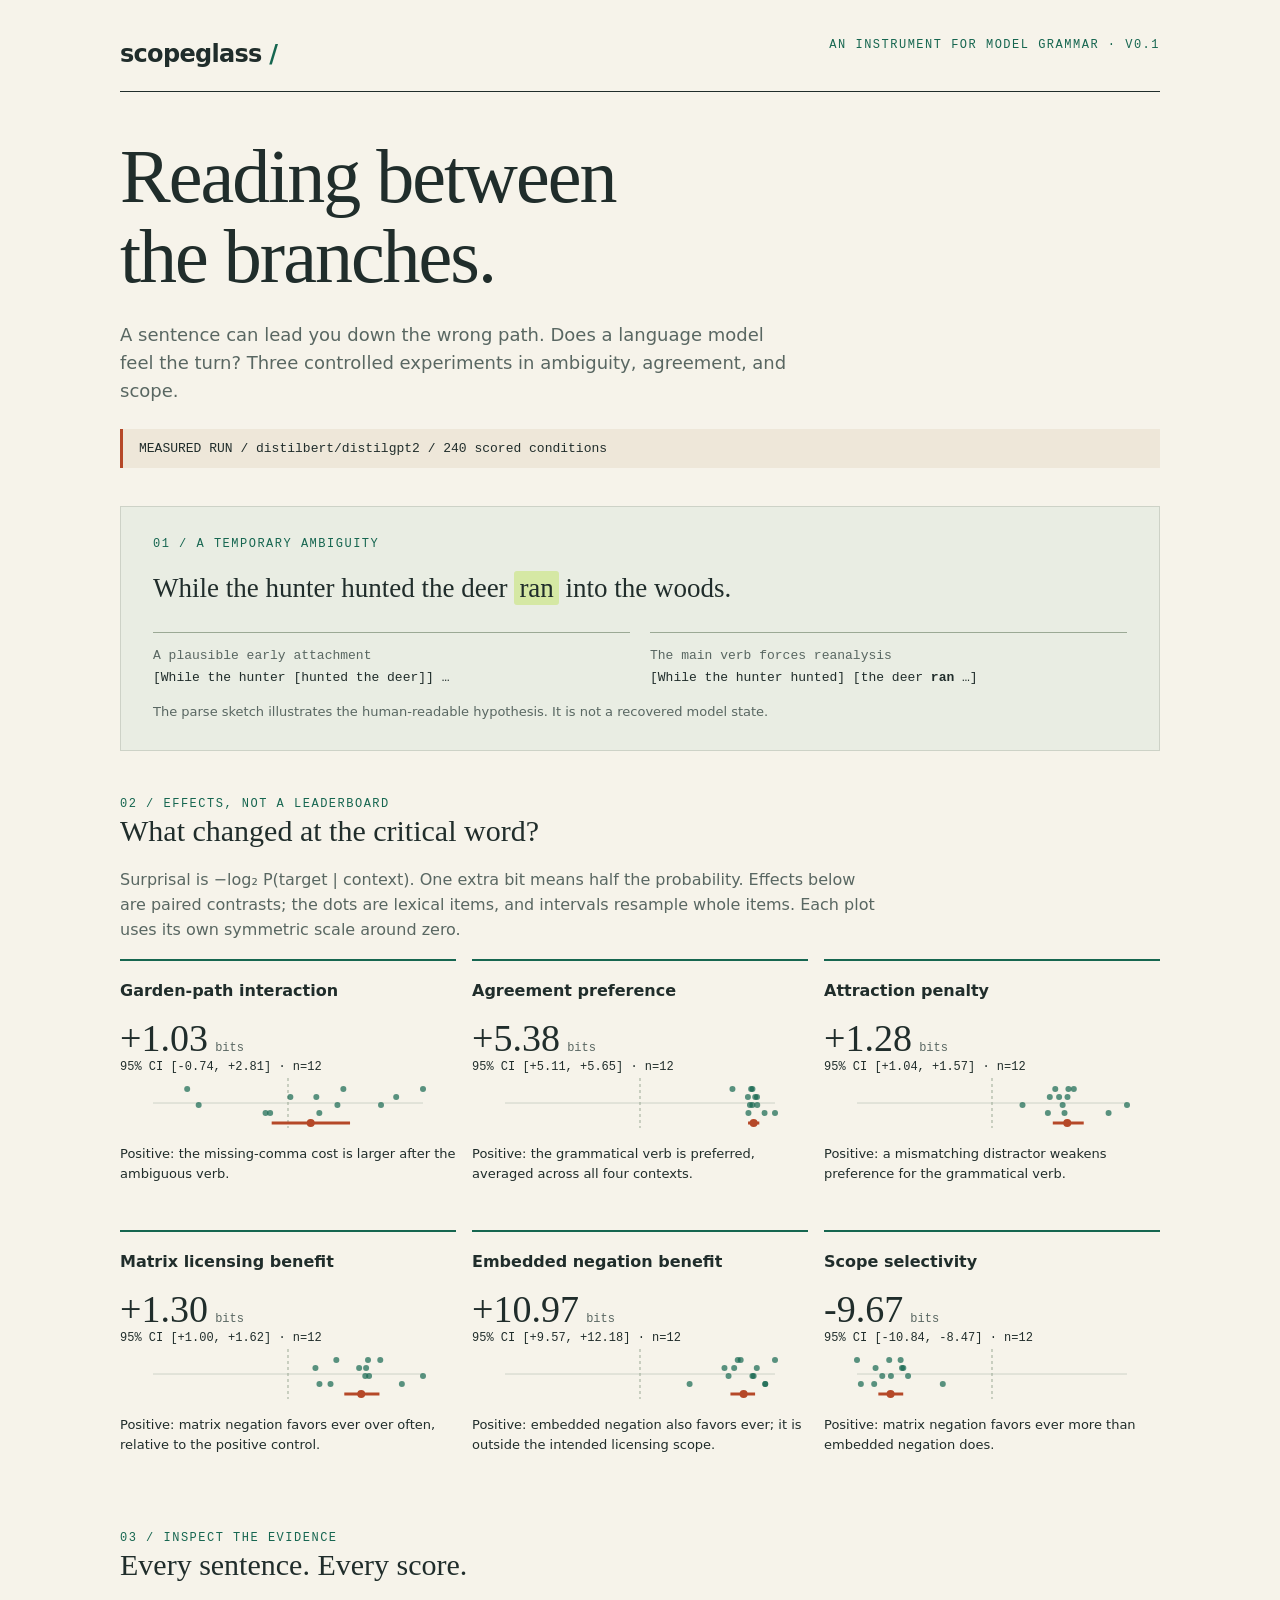
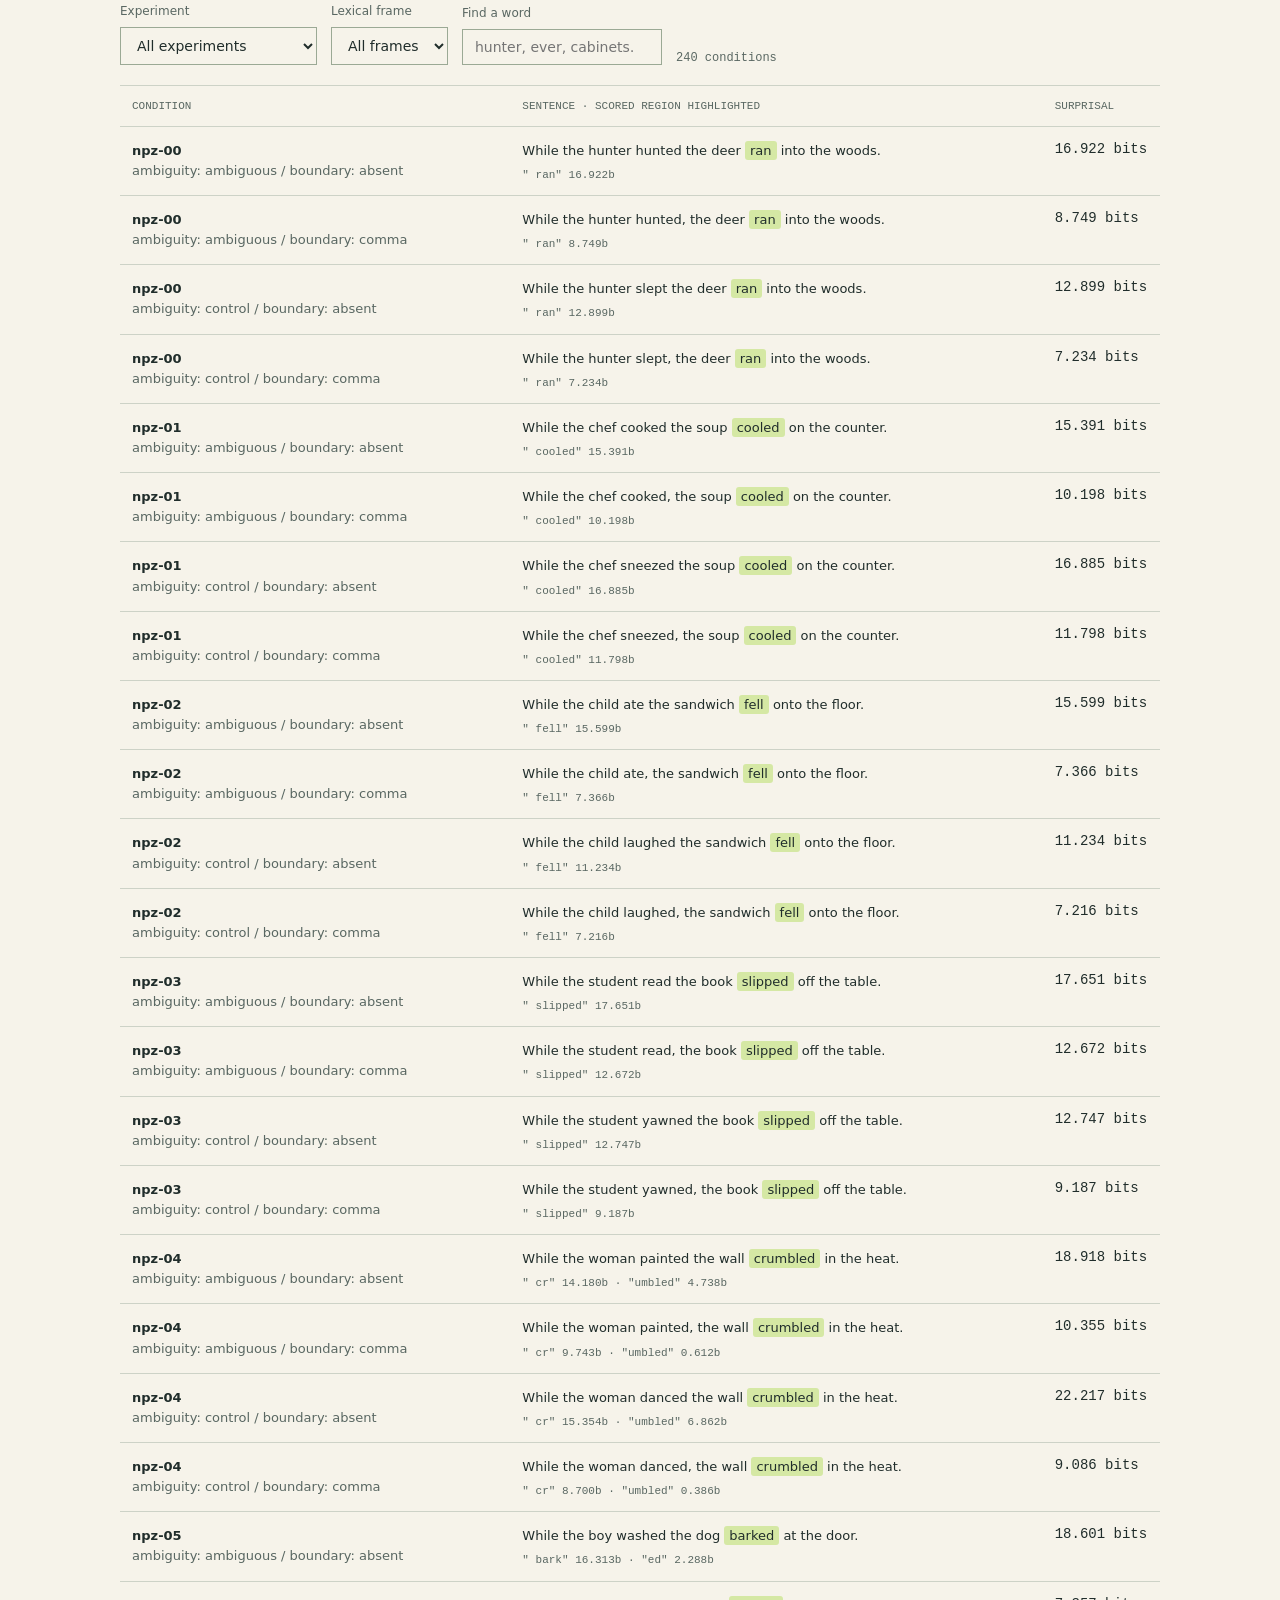
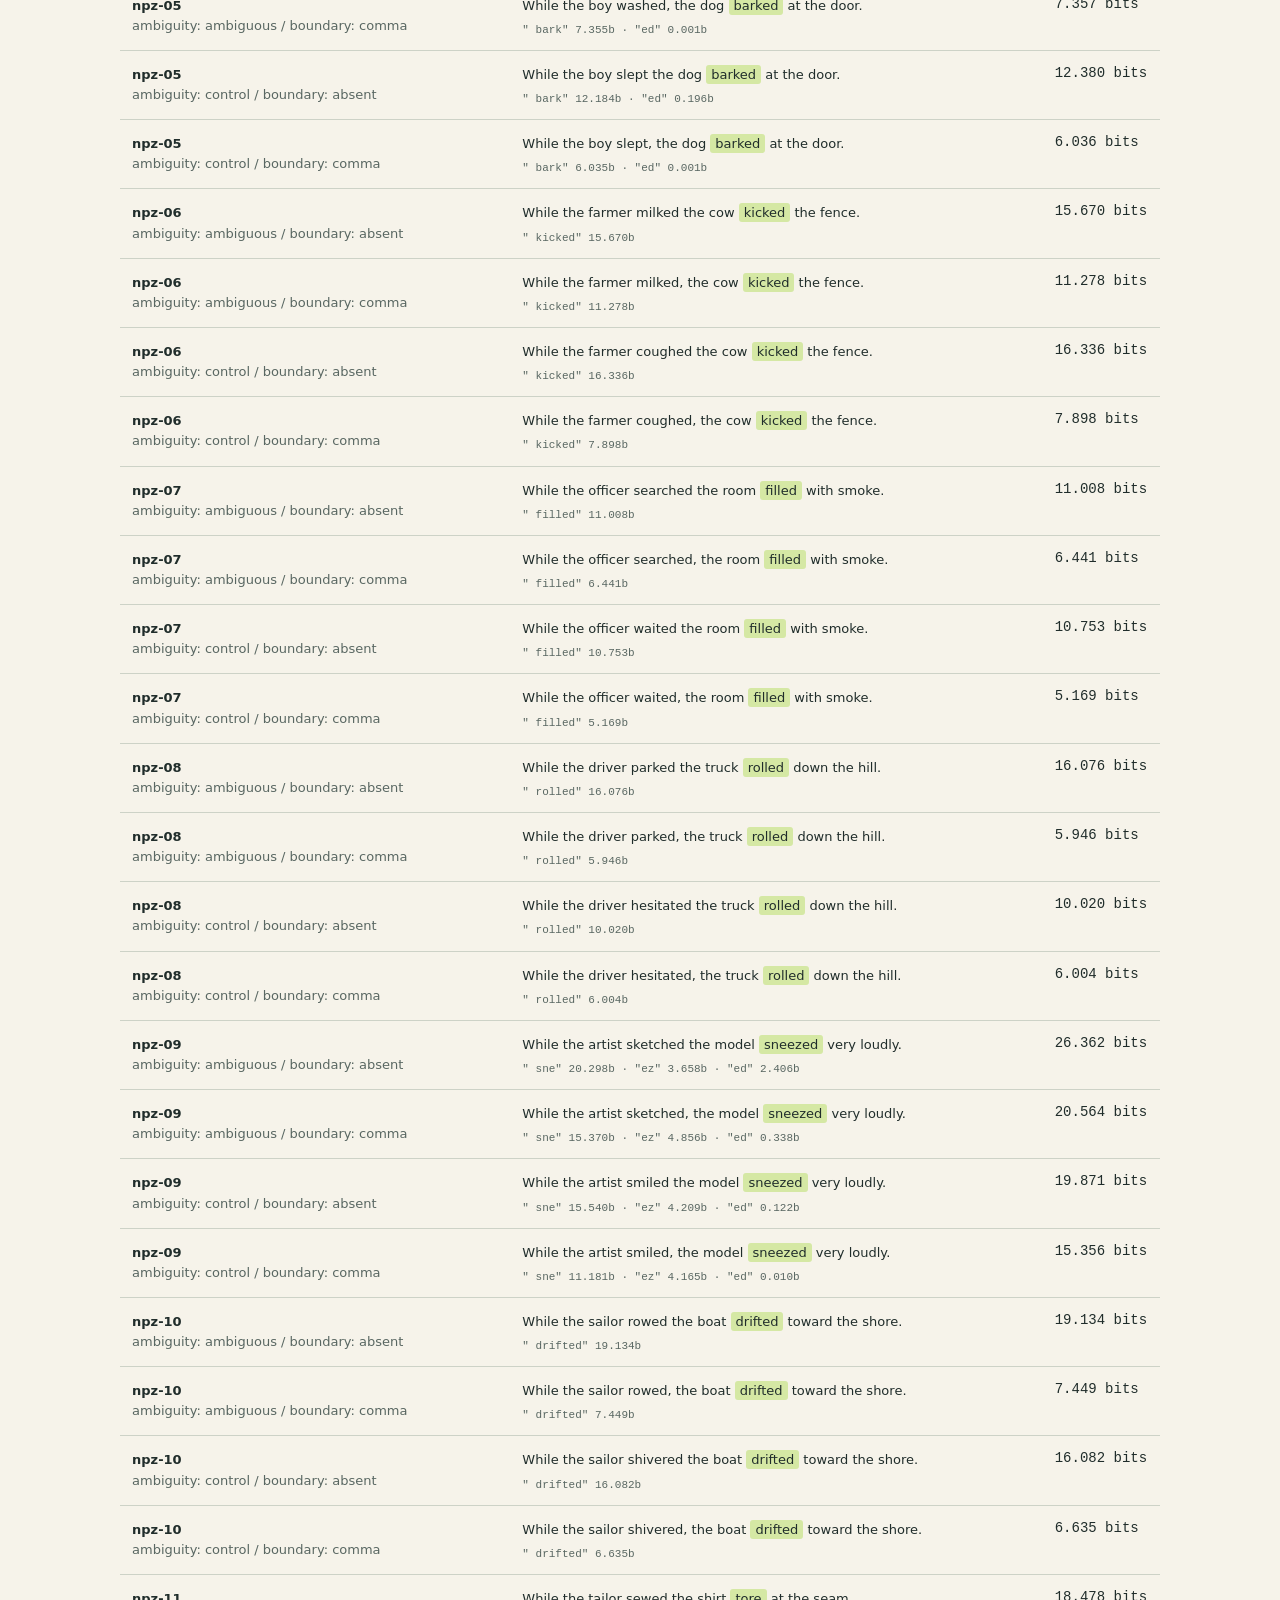
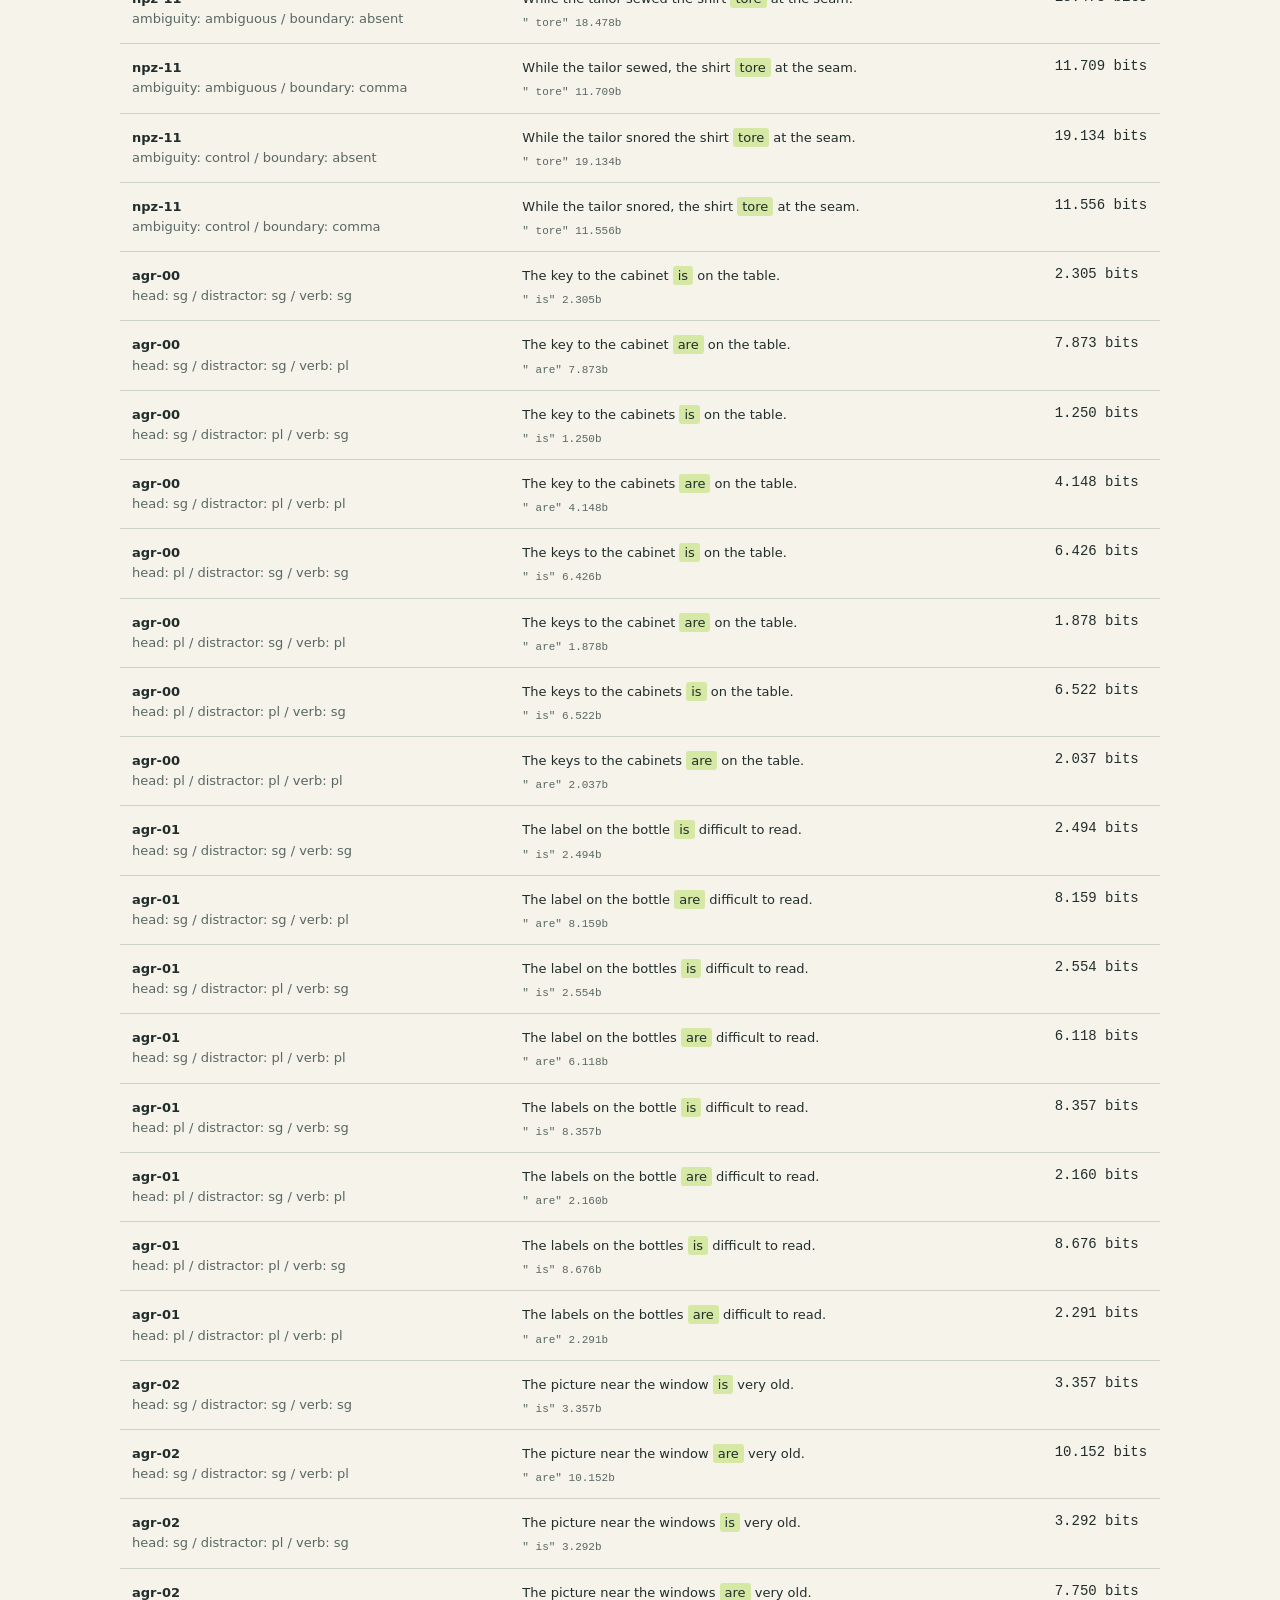
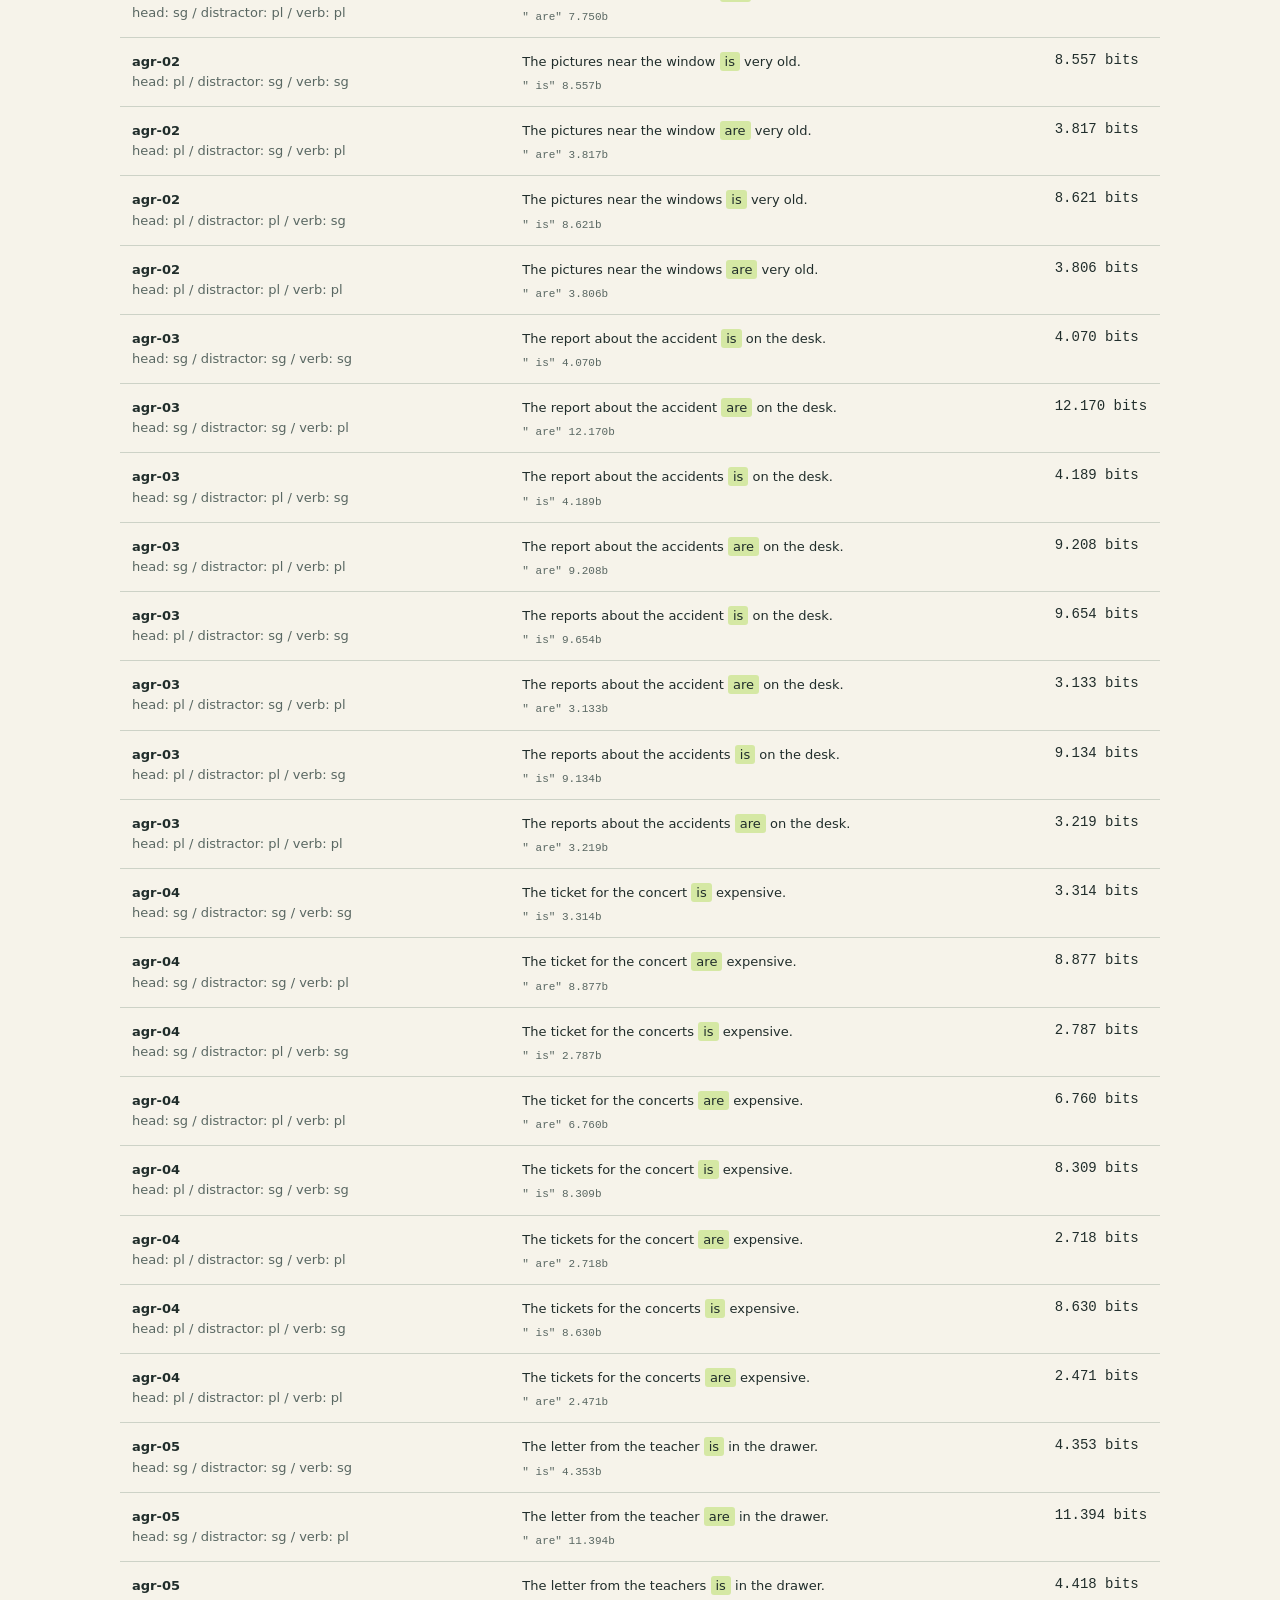
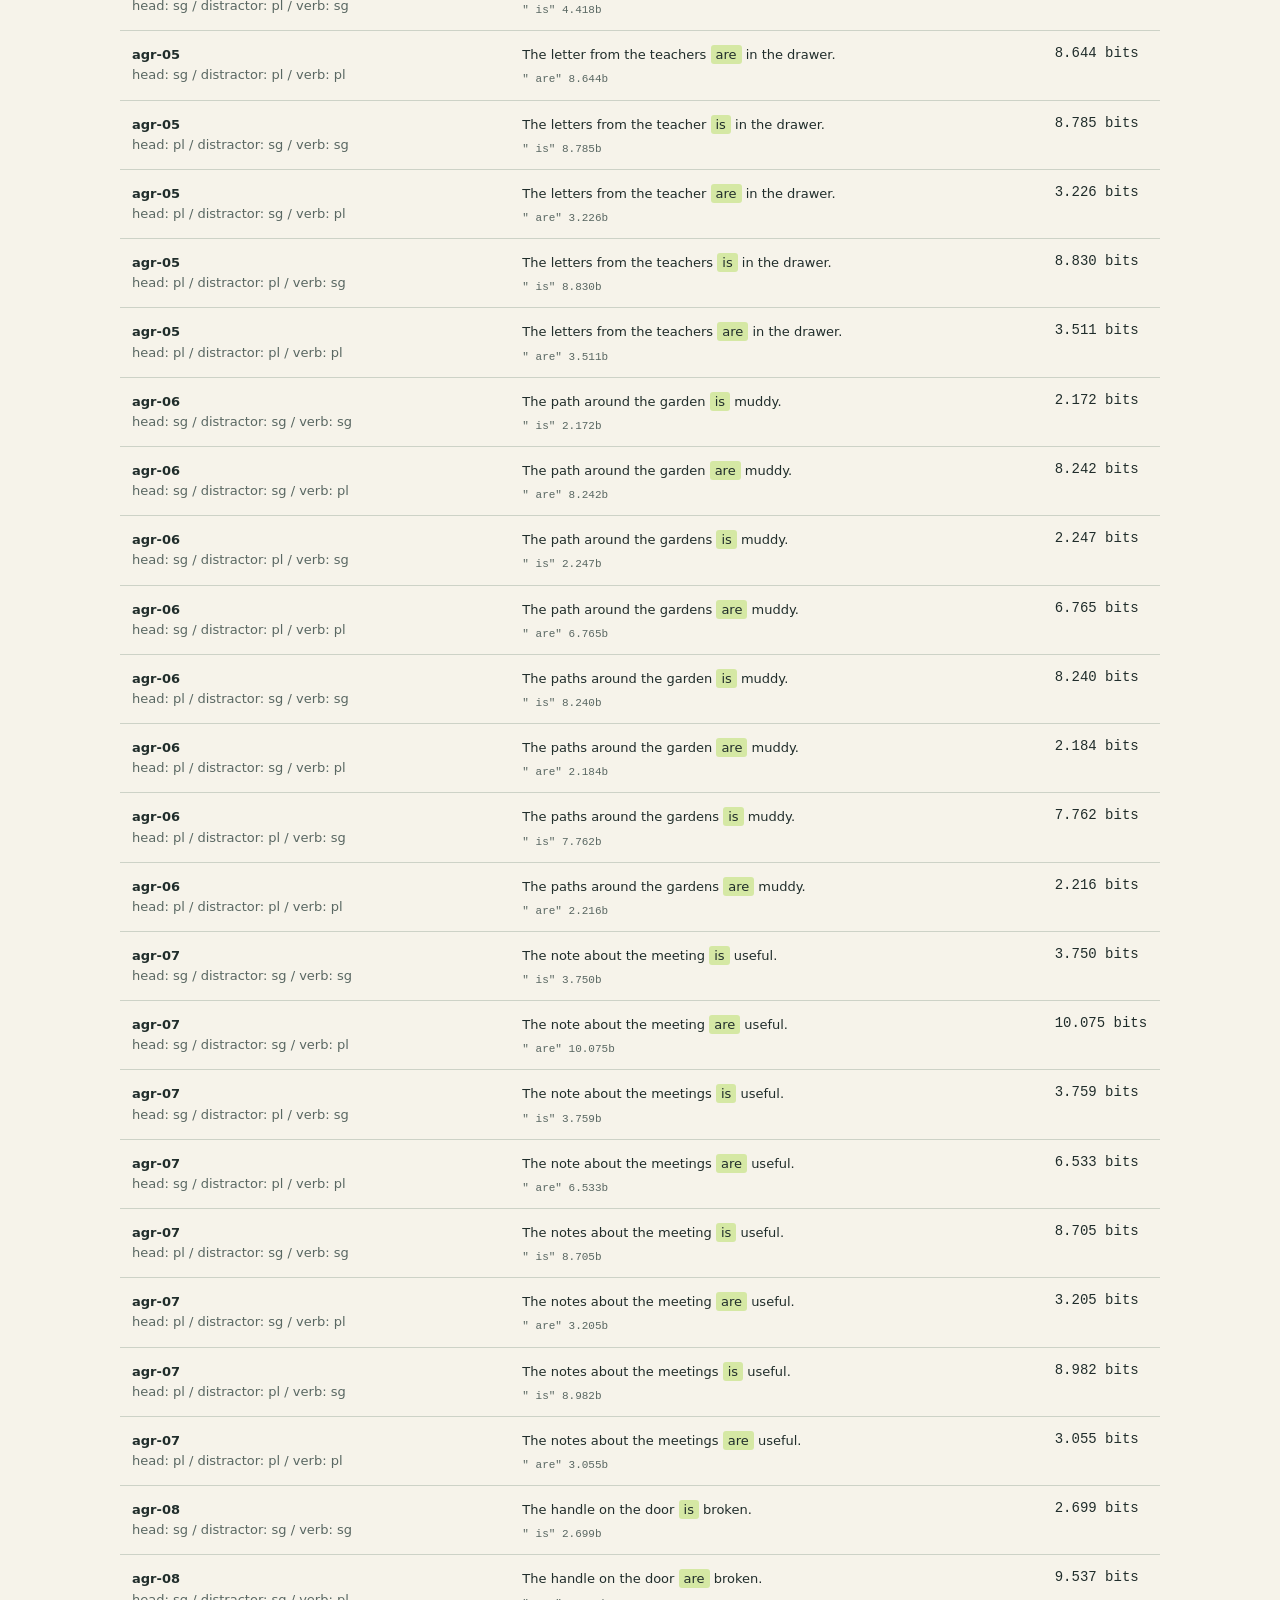
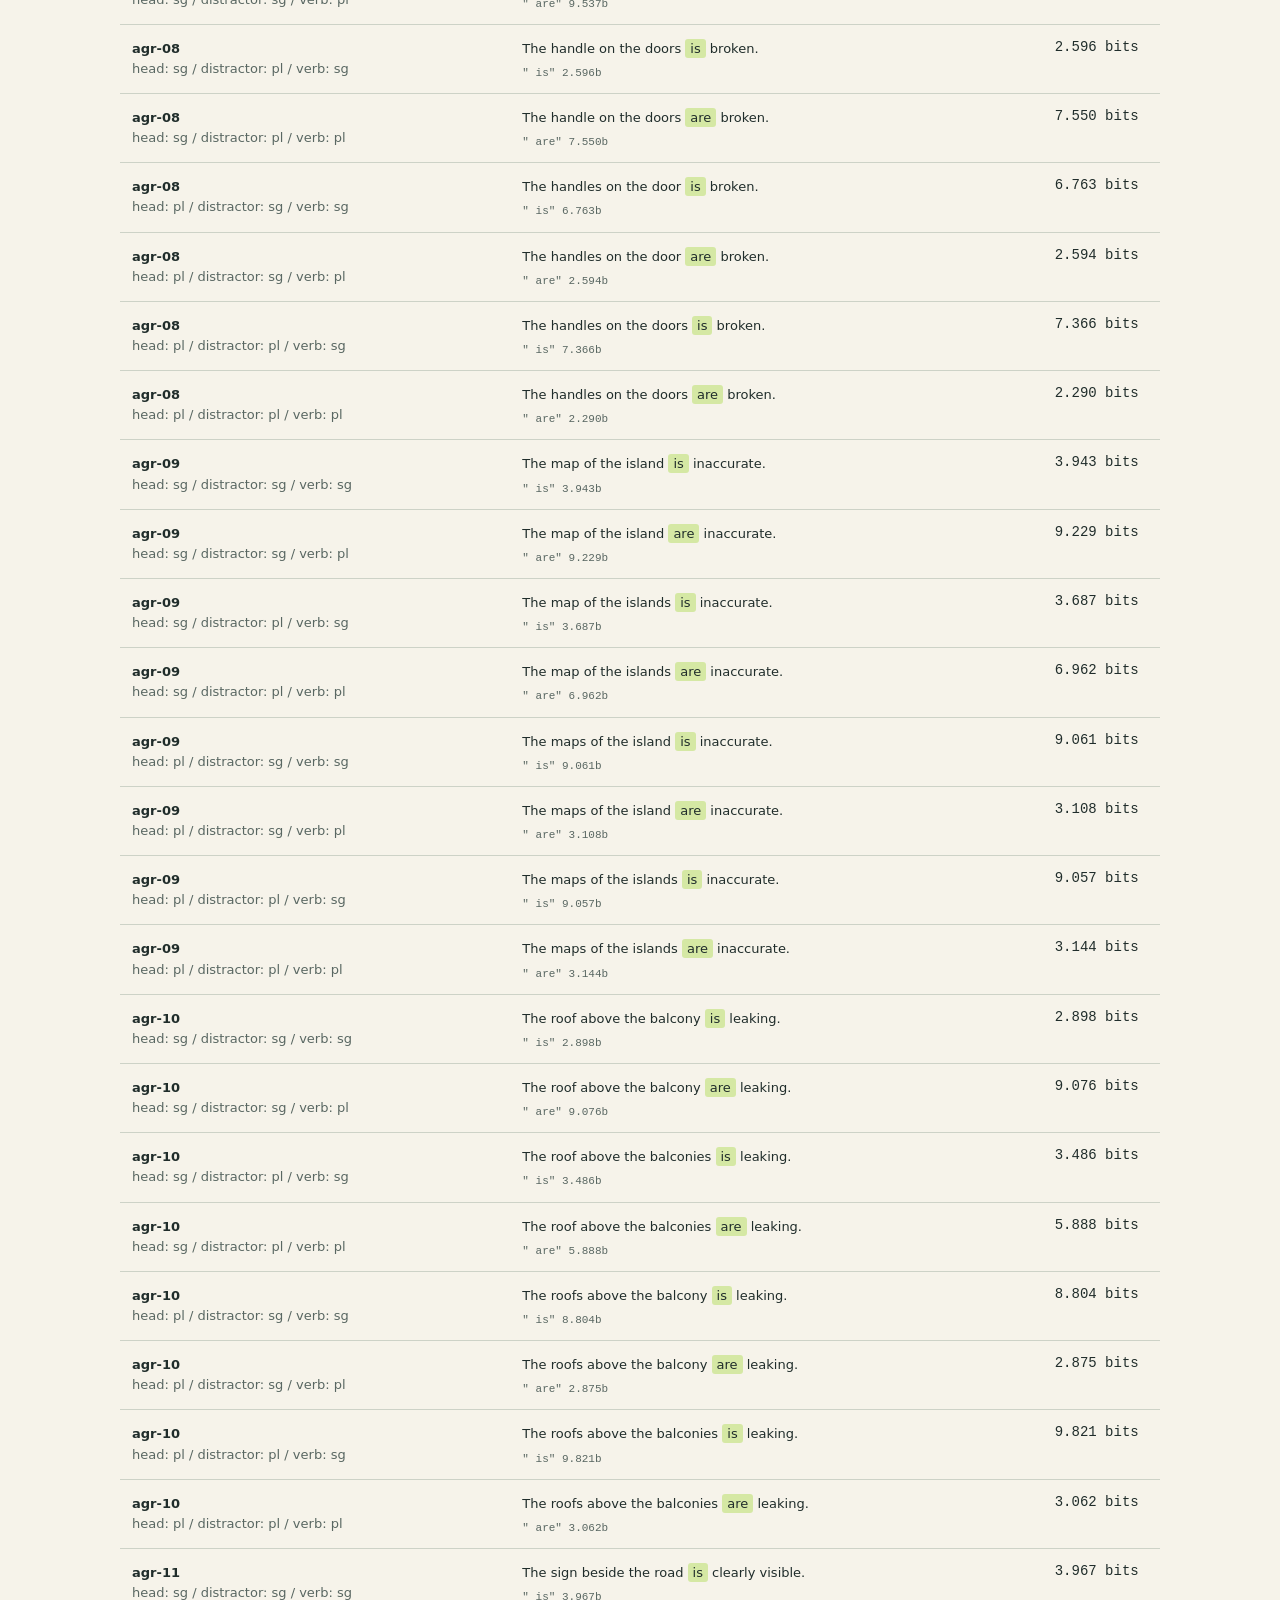
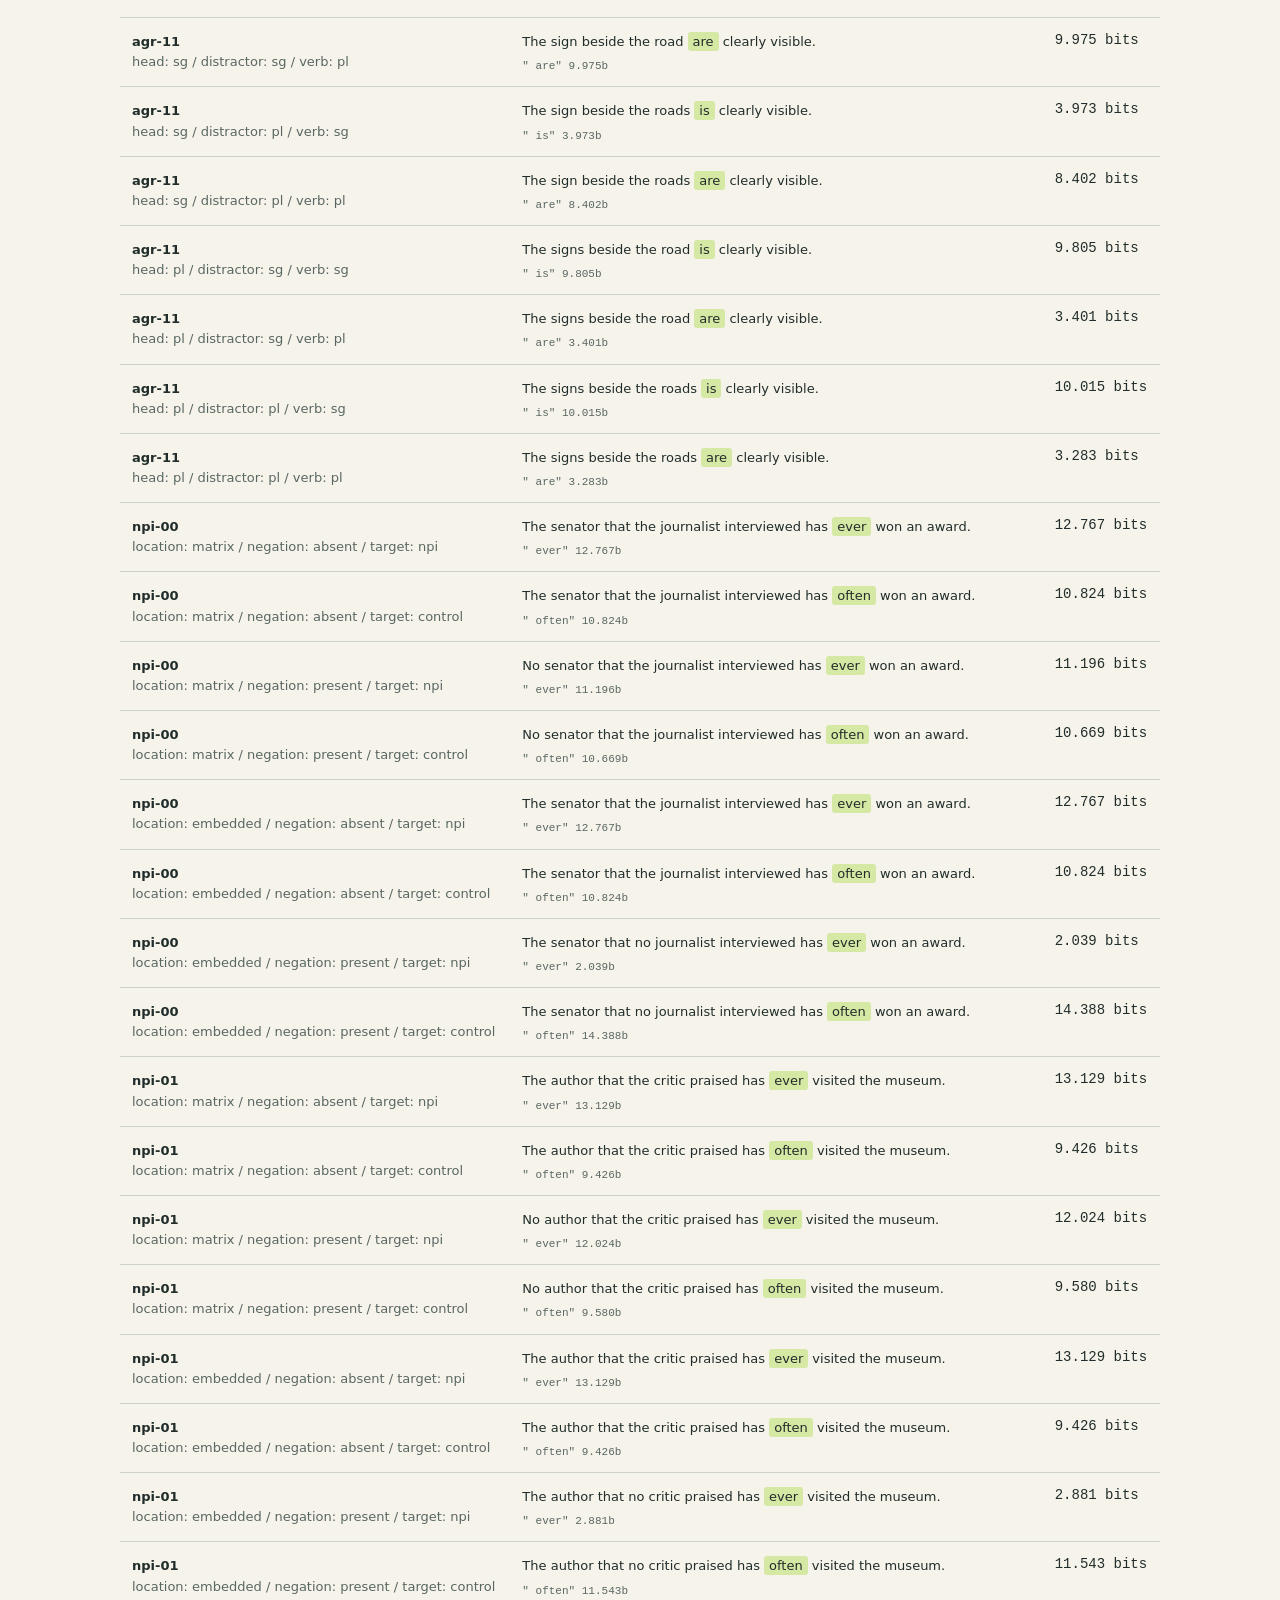
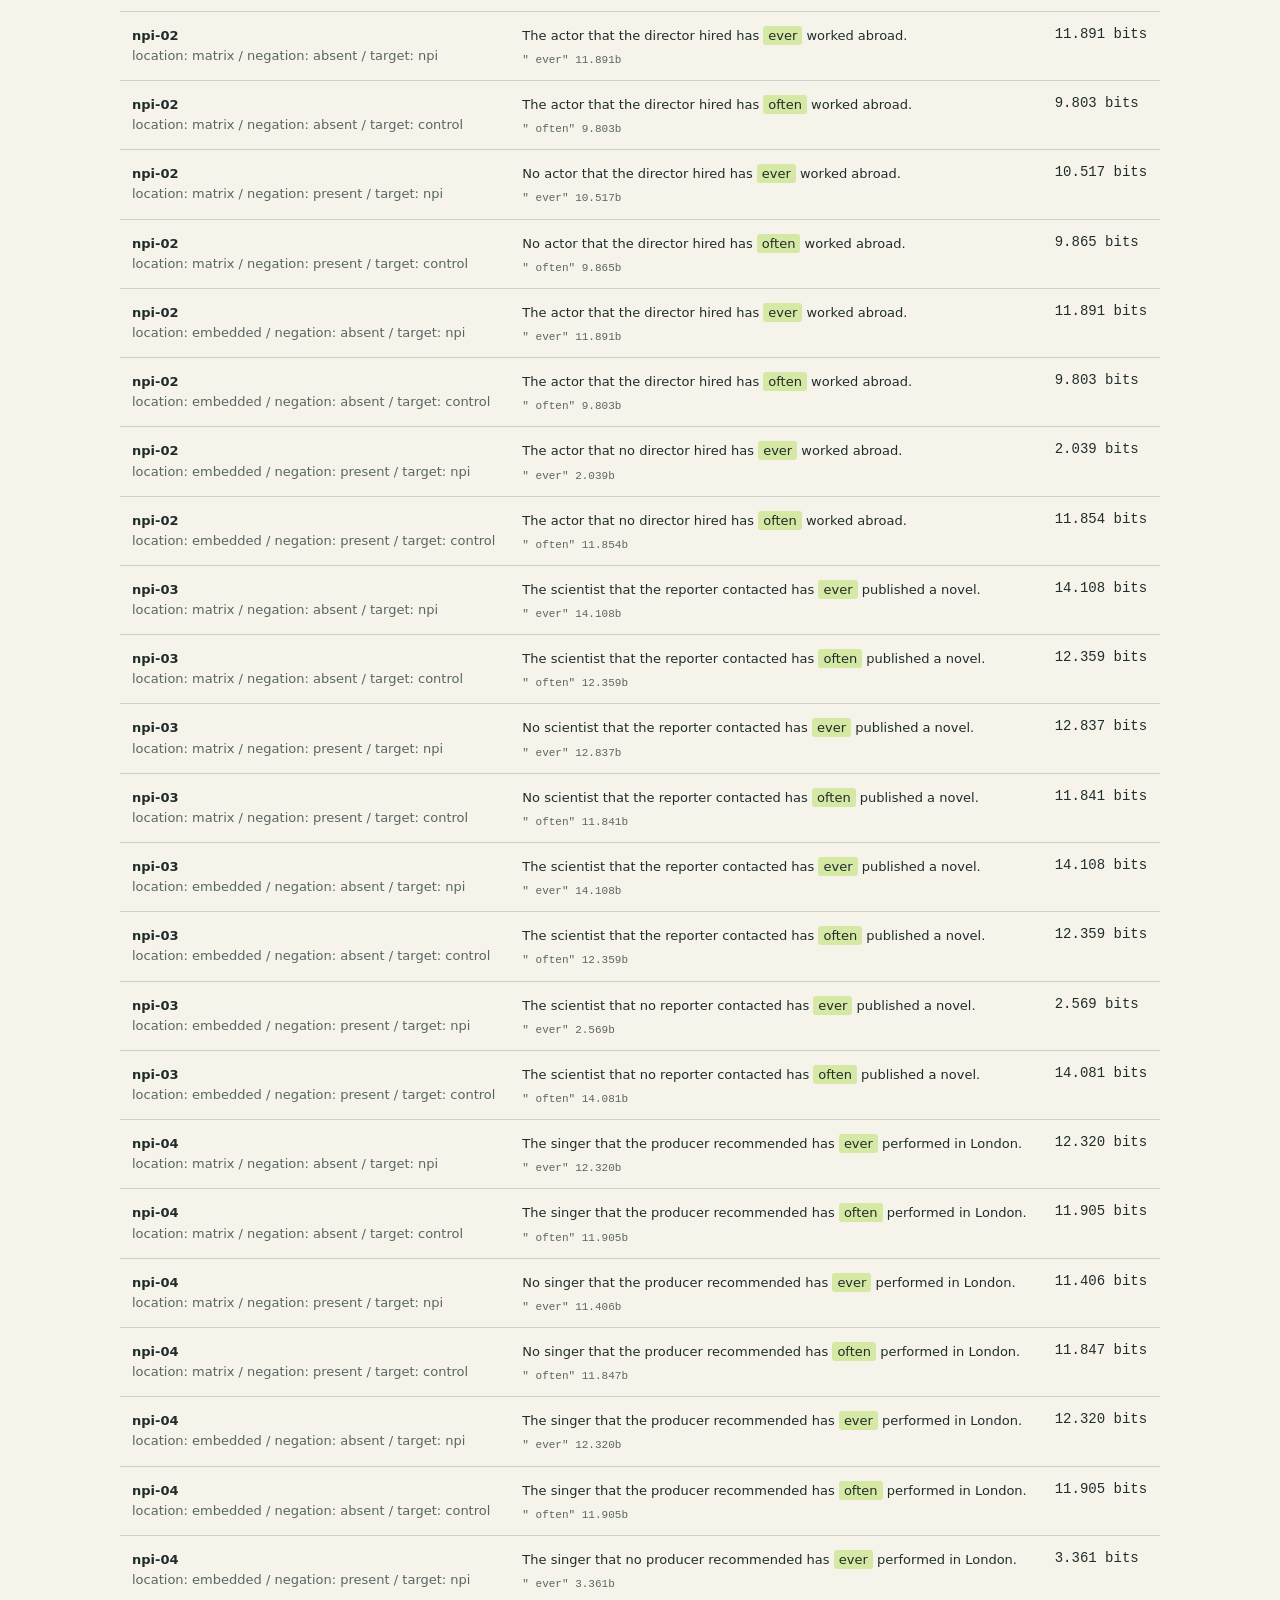
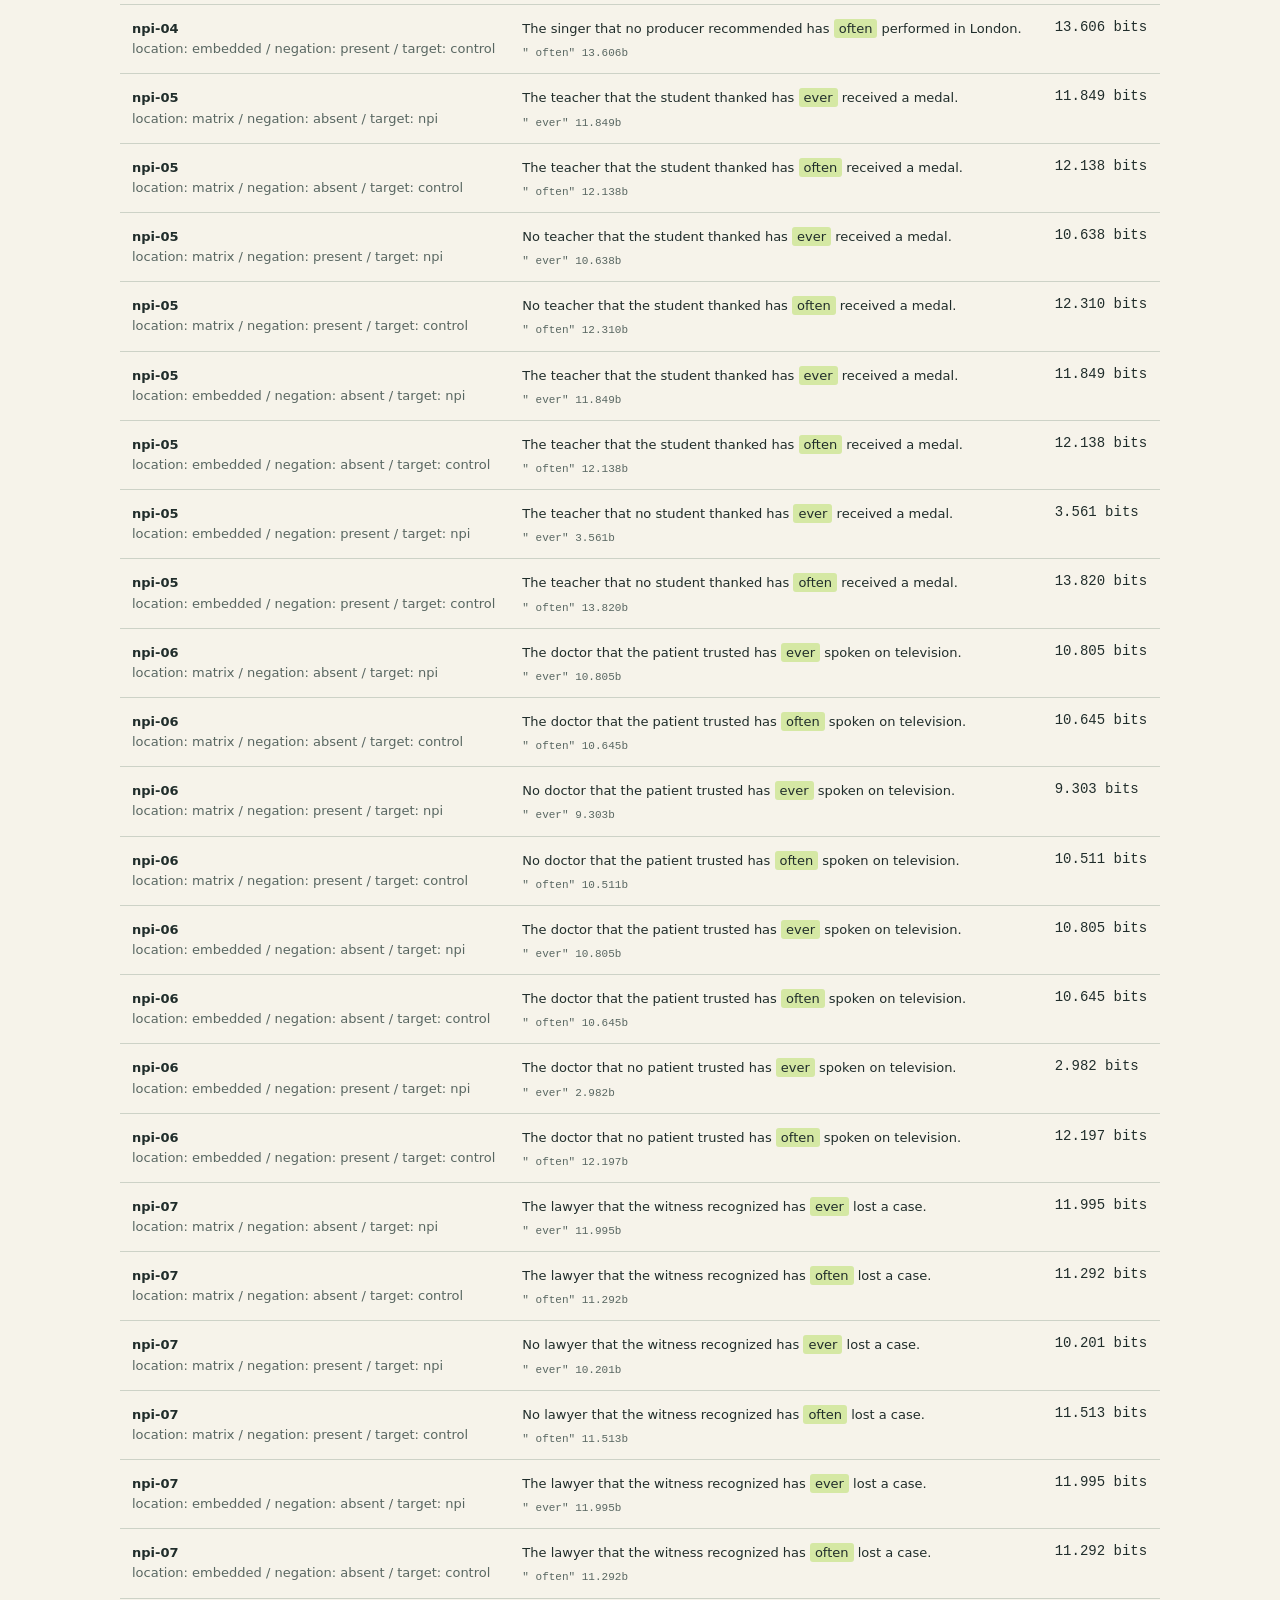
<file: examples/distilgpt2/report.html>
<!doctype html>
<html lang="en">
<meta charset="utf-8">
<meta name="viewport" content="width=device-width, initial-scale=1">
<title>Scopeglass — Reading between the branches</title>
<style>
:root{--paper:#f6f3ea;--ink:#202d2b;--muted:#596762;--line:#cdd2c7;--green:#166650;--orange:#b54828}
*{box-sizing:border-box}body{margin:0;background:var(--paper);color:var(--ink);font:16px/1.55 system-ui,sans-serif}
main{max-width:1120px;margin:auto;padding:36px 40px 70px}header{display:flex;justify-content:space-between;border-bottom:1px solid var(--ink);padding-bottom:18px;gap:20px}
.brand{font-weight:750;letter-spacing:-.7px;font-size:24px}.eyebrow{font:12px/1.6 ui-monospace,monospace;text-transform:uppercase;letter-spacing:1.5px;color:var(--green)}
h1{font:normal clamp(42px,6vw,76px)/1.05 Georgia,serif;letter-spacing:-2px;max-width:780px;margin:45px 0 24px}h2{font:normal 30px Georgia,serif;margin:0 0 20px}h3{font-size:16px;margin:0 0 12px}p{max-width:760px} .intro{font-size:18px;color:var(--muted);max-width:670px}
.ribbon{padding:12px 16px;margin:25px 0;border-left:3px solid var(--orange);background:#eee7d9;font:13px ui-monospace,monospace;overflow-wrap:anywhere}
.specimen{margin:38px 0;background:#e9ede3;padding:28px 32px;border:1px solid var(--line)}.sentence{font:27px/1.6 Georgia,serif;margin:12px 0 22px}mark{background:#d5e8a4;color:var(--ink);padding:2px 5px;border-radius:3px}
.fork{display:grid;grid-template-columns:1fr 1fr;gap:20px;font:13px/1.7 ui-monospace,monospace}.fork>div{border-top:1px solid #9ba995;padding-top:12px}.muted{color:var(--muted)}
section{margin-top:44px} .cards{display:grid;grid-template-columns:repeat(3,1fr);gap:16px}.card{border-top:2px solid var(--green);padding:18px 0}.number{font:38px Georgia,serif}.unit{font:12px ui-monospace,monospace;color:var(--muted)}.card p{font-size:13px;margin:12px 0}
.ci{font:12px ui-monospace,monospace}.dotplot{width:100%;height:58px;display:block} .controls{display:flex;gap:14px;flex-wrap:wrap;align-items:end;margin:20px 0}label{font-size:12px;color:var(--muted);display:grid;gap:6px}select,input{background:transparent;color:var(--ink);border:1px solid #9ba995;padding:9px 12px;font:14px system-ui;max-width:100%}
.table-wrap{overflow:auto;border-top:1px solid var(--line)}table{border-collapse:collapse;width:100%;font-size:13px;text-align:left}th,td{padding:14px 12px;border-bottom:1px solid var(--line);vertical-align:top}th{font:11px ui-monospace,monospace;color:var(--muted);text-transform:uppercase;white-space:nowrap}td:first-child{min-width:150px}td:nth-child(2){min-width:340px} .bits{white-space:nowrap;font:14px ui-monospace,monospace}.token{font:11px ui-monospace,monospace;color:var(--muted);display:block;margin-top:8px}
details{margin-top:25px;border-top:1px solid var(--line);padding:16px 0}summary{cursor:pointer;font-weight:600}pre{font-size:12px;overflow:auto;white-space:pre-wrap;overflow-wrap:anywhere}footer{border-top:1px solid var(--ink);margin-top:48px;padding-top:16px;font-size:12px;color:var(--muted)}a{color:var(--green)} .count{font:12px ui-monospace,monospace;color:var(--muted)}
@media(max-width:700px){main{padding:24px 20px}.cards{grid-template-columns:1fr 1fr}.fork{grid-template-columns:1fr}header{flex-direction:column;gap:4px}.specimen{padding:20px}h1{letter-spacing:-1px}.sentence{font-size:23px}}
@media(max-width:430px){.cards{grid-template-columns:1fr}}
</style>
<main>
<header><div class="brand">scopeglass<span style="color:var(--green)"> /</span></div><div class="eyebrow">An instrument for model grammar · v0.1</div></header>
<h1>Reading between<br>the branches.</h1>
<p class="intro">A sentence can lead you down the wrong path. Does a language model feel the turn? Three controlled experiments in ambiguity, agreement, and scope.</p>
<div class="ribbon" id="provenance"></div>
<div class="specimen"><div class="eyebrow">01 / A temporary ambiguity</div>
<div class="sentence">While the hunter hunted the deer <mark>ran</mark> into the woods.</div>
<div class="fork"><div><span class="muted">A plausible early attachment</span><br>[While the hunter [hunted the deer]] …</div><div><span class="muted">The main verb forces reanalysis</span><br>[While the hunter hunted] [the deer <b>ran</b> …]</div></div>
<p class="muted" style="font-size:13px;margin-bottom:0">The parse sketch illustrates the human-readable hypothesis. It is not a recovered model state.</p></div>
<section><div class="eyebrow">02 / Effects, not a leaderboard</div><h2>What changed at the critical word?</h2>
<p class="muted">Surprisal is −log₂ P(target | context). One extra bit means half the probability. Effects below are paired contrasts; the dots are lexical items, and intervals resample whole items. Each plot uses its own symmetric scale around zero.</p>
<div class="cards" id="cards"></div></section>
<section><div class="eyebrow">03 / Inspect the evidence</div><h2>Every sentence. Every score.</h2>
<div class="controls"><label>Experiment<select id="experiment"><option value="all">All experiments</option><option value="garden_path">Garden paths · NP/Z</option><option value="agreement">Agreement attraction</option><option value="polarity">Polarity & scope</option></select></label><label>Lexical frame<select id="item"><option value="all">All frames</option></select></label><label>Find a word<input id="search" placeholder="hunter, ever, cabinets…" type="search"></label><span id="count" class="count" aria-live="polite"></span></div>
<div class="table-wrap"><table><thead><tr><th>Condition</th><th>Sentence · scored region highlighted</th><th>Surprisal</th></tr></thead><tbody id="rows"></tbody></table></div>
</section>
<details><summary>How to read these experiments</summary>
<p><b>Garden paths.</b> Cross an optionally transitive verb with an intransitive control, and a comma with no comma. At the main verb, subtract the control's comma benefit from the ambiguous verb's comma benefit. A positive interaction is compatible with garden-path sensitivity.</p>
<p><b>Agreement.</b> Cross subject number, distractor number, and verb number. The preference is surprisal(wrong verb) − surprisal(correct verb). The attraction penalty is the loss of this preference when the distractor's number mismatches the subject.</p>
<p><b>Polarity.</b> Cross negation presence, its location, and ever/often. Measure how much negation changes the preference for ever over often. Scope selectivity is the matrix benefit minus the embedded benefit.</p>
<p>These are small, authored English materials: 12 frames per experiment. Bootstrap intervals describe this item set, not all language. Verb frequency, plausibility, punctuation, lexical choice, and training overlap remain possible confounds. Surprisal is behavioral evidence; it does not establish that a model represents a particular parse, or that people would show the same effect. Spillover is displayed but not scored.</p>
</details>
<details><summary>Run provenance & reproducibility</summary><pre id="metadata"></pre></details>
<footer>Scopeglass / Original materials, inspectable contrasts, no aggregate grammar grade. <a href="https://github.com/eyezhick/scopeglass">Source & methods ↗</a></footer>
</main>
<script id="run-data" type="application/json">{"schema_version": 1, "metadata": {"backend": "huggingface", "model": "distilbert/distilgpt2", "revision": "2290a62682d06624634c1f46a6ad5be0f47f38aa", "device": "cpu", "empirical": true, "torch": "2.14.1", "transformers": "4.57.6", "dtype": "torch.float32", "scopeglass": "0.1.0", "python": "3.14.6", "platform": "macOS-26.5.2-arm64-arm-64bit-Mach-O", "created_utc": "2026-10-03T07:11:49.307343+00:00", "stimuli_sha256": "59b48ad11ea519d733d72ca9e88eddd2864defa475591efa3496004c55bcb0d4", "threads": 4, "experiment": "all"}, "analysis": {"samples": 2000, "seed": 17}, "summary": [{"key": "garden_path", "title": "Garden-path interaction", "interpretation": "Positive: the missing-comma cost is larger after the ambiguous verb.", "estimate": 1.0288025009989117, "ci95": [-0.7393104179141422, 2.8102173212896244], "n_items": 12, "items": [{"item": "npz-00", "value": 2.507178783416748}, {"item": "npz-01", "value": 0.1069192886352539}, {"item": "npz-02", "value": 4.214169025421143}, {"item": "npz-03", "value": 1.4188146591186523}, {"item": "npz-04", "value": -4.567250609397888}, {"item": "npz-05", "value": 4.9004343203268945}, {"item": "npz-06", "value": -4.046112537384033}, {"item": "npz-07", "value": -1.01676607131958}, {"item": "npz-08", "value": 6.115505218505859}, {"item": "npz-09", "value": 1.2830079961568117}, {"item": "npz-10", "value": 2.2387242317199707}, {"item": "npz-11", "value": -0.8089942932128906}]}, {"key": "agreement_margin", "title": "Agreement preference", "interpretation": "Positive: the grammatical verb is preferred, averaged across all four contexts.", "estimate": 5.377585130433242, "ci95": [5.112903799054523, 5.6465639935806395], "n_items": 12, "items": [{"item": "agr-00", "value": 4.374843806028366}, {"item": "agr-01", "value": 5.452656328678131}, {"item": "agr-02", "value": 5.202011406421661}, {"item": "agr-03", "value": 6.388574659824371}, {"item": "agr-04", "value": 5.321492552757263}, {"item": "agr-05", "value": 5.536322355270386}, {"item": "agr-06", "value": 5.547597825527191}, {"item": "agr-07", "value": 5.131406486034393}, {"item": "agr-08", "value": 5.2592350244522095}, {"item": "agr-09", "value": 5.106860935688019}, {"item": "agr-10", "value": 5.316842198371887}, {"item": "agr-11", "value": 5.8931779861450195}]}, {"key": "attraction", "title": "Attraction penalty", "interpretation": "Positive: a mismatching distractor weakens preference for the grammatical verb.", "estimate": 1.2840316941340764, "ci95": [1.0372305703659852, 1.5651056817422309], "n_items": 12, "items": [{"item": "agr-00", "value": 1.3040936589241028}, {"item": "agr-01", "value": 1.1449209451675415}, {"item": "agr-02", "value": 1.2055097818374634}, {"item": "agr-03", "value": 1.237383484840393}, {"item": "agr-04", "value": 1.0796492099761963}, {"item": "agr-05", "value": 1.2881028652191162}, {"item": "agr-06", "value": 0.5204578638076782}, {"item": "agr-07", "value": 1.9891873598098755}, {"item": "agr-08", "value": 1.3959929943084717}, {"item": "agr-09", "value": 0.9859756231307983}, {"item": "agr-10", "value": 2.303384304046631}, {"item": "agr-11", "value": 0.9537222385406494}]}, {"key": "matrix_licensing", "title": "Matrix licensing benefit", "interpretation": "Positive: matrix negation favors ever over often, relative to the positive control.", "estimate": 1.2962124347686768, "ci95": [0.9966971596082052, 1.6190838813781738], "n_items": 12, "items": [{"item": "npi-00", "value": 1.4167289733886719}, {"item": "npi-01", "value": 1.2596826553344727}, {"item": "npi-02", "value": 1.435805320739746}, {"item": "npi-03", "value": 0.7529153823852539}, {"item": "npi-04", "value": 0.855708122253418}, {"item": "npi-05", "value": 1.3827953338623047}, {"item": "npi-06", "value": 1.36798095703125}, {"item": "npi-07", "value": 2.016033172607422}, {"item": "npi-08", "value": 1.6335878372192383}, {"item": "npi-09", "value": 0.48584461212158203}, {"item": "npi-10", "value": 2.3902883529663086}, {"item": "npi-11", "value": 0.5571784973144531}]}, {"key": "embedded_licensing", "title": "Embedded negation benefit", "interpretation": "Positive: embedded negation also favors ever; it is outside the intended licensing scope.", "estimate": 10.971032043298086, "ci95": [9.574927103022734, 12.183781048158803], "n_items": 12, "items": [{"item": "npi-00", "value": 14.293183088302612}, {"item": "npi-01", "value": 12.365161418914795}, {"item": "npi-02", "value": 11.90241003036499}, {"item": "npi-03", "value": 13.260451793670654}, {"item": "npi-04", "value": 10.659291982650757}, {"item": "npi-05", "value": 9.969424486160278}, {"item": "npi-06", "value": 9.374249696731567}, {"item": "npi-07", "value": 13.254012107849121}, {"item": "npi-08", "value": 10.348887205123901}, {"item": "npi-09", "value": 8.943472385406494}, {"item": "npi-10", "value": 12.030860900878906}, {"item": "npi-11", "value": 5.250979423522949}]}, {"key": "scope_selectivity", "title": "Scope selectivity", "interpretation": "Positive: matrix negation favors ever more than embedded negation does.", "estimate": -9.67481960852941, "ci95": [-10.840826528767744, -8.468230697015922], "n_items": 12, "items": [{"item": "npi-00", "value": -12.87645411491394}, {"item": "npi-01", "value": -11.105478763580322}, {"item": "npi-02", "value": -10.466604709625244}, {"item": "npi-03", "value": -12.5075364112854}, {"item": "npi-04", "value": -9.803583860397339}, {"item": "npi-05", "value": -8.586629152297974}, {"item": "npi-06", "value": -8.006268739700317}, {"item": "npi-07", "value": -11.2379789352417}, {"item": "npi-08", "value": -8.715299367904663}, {"item": "npi-09", "value": -8.457627773284912}, {"item": "npi-10", "value": -9.640572547912598}, {"item": "npi-11", "value": -4.693800926208496}]}], "rows": [{"id": "npz-00-ambiguous-absent", "item": "npz-00", "experiment": "garden_path", "context": "While the hunter hunted the deer", "target": " ran", "spillover": " into the woods.", "factors": {"ambiguity": "ambiguous", "boundary": "absent"}, "surprisal_bits": 16.921606063842773, "tokens": [{"id": 4966, "text": " ran", "bits": 16.921606063842773}]}, {"id": "npz-00-ambiguous-comma", "item": "npz-00", "experiment": "garden_path", "context": "While the hunter hunted, the deer", "target": " ran", "spillover": " into the woods.", "factors": {"ambiguity": "ambiguous", "boundary": "comma"}, "surprisal_bits": 8.748809814453125, "tokens": [{"id": 4966, "text": " ran", "bits": 8.748809814453125}]}, {"id": "npz-00-control-absent", "item": "npz-00", "experiment": "garden_path", "context": "While the hunter slept the deer", "target": " ran", "spillover": " into the woods.", "factors": {"ambiguity": "control", "boundary": "absent"}, "surprisal_bits": 12.899218559265137, "tokens": [{"id": 4966, "text": " ran", "bits": 12.899218559265137}]}, {"id": "npz-00-control-comma", "item": "npz-00", "experiment": "garden_path", "context": "While the hunter slept, the deer", "target": " ran", "spillover": " into the woods.", "factors": {"ambiguity": "control", "boundary": "comma"}, "surprisal_bits": 7.233601093292236, "tokens": [{"id": 4966, "text": " ran", "bits": 7.233601093292236}]}, {"id": "npz-01-ambiguous-absent", "item": "npz-01", "experiment": "garden_path", "context": "While the chef cooked the soup", "target": " cooled", "spillover": " on the counter.", "factors": {"ambiguity": "ambiguous", "boundary": "absent"}, "surprisal_bits": 15.391369819641113, "tokens": [{"id": 32162, "text": " cooled", "bits": 15.391369819641113}]}, {"id": "npz-01-ambiguous-comma", "item": "npz-01", "experiment": "garden_path", "context": "While the chef cooked, the soup", "target": " cooled", "spillover": " on the counter.", "factors": {"ambiguity": "ambiguous", "boundary": "comma"}, "surprisal_bits": 10.19756031036377, "tokens": [{"id": 32162, "text": " cooled", "bits": 10.19756031036377}]}, {"id": "npz-01-control-absent", "item": "npz-01", "experiment": "garden_path", "context": "While the chef sneezed the soup", "target": " cooled", "spillover": " on the counter.", "factors": {"ambiguity": "control", "boundary": "absent"}, "surprisal_bits": 16.88490104675293, "tokens": [{"id": 32162, "text": " cooled", "bits": 16.88490104675293}]}, {"id": "npz-01-control-comma", "item": "npz-01", "experiment": "garden_path", "context": "While the chef sneezed, the soup", "target": " cooled", "spillover": " on the counter.", "factors": {"ambiguity": "control", "boundary": "comma"}, "surprisal_bits": 11.79801082611084, "tokens": [{"id": 32162, "text": " cooled", "bits": 11.79801082611084}]}, {"id": "npz-02-ambiguous-absent", "item": "npz-02", "experiment": "garden_path", "context": "While the child ate the sandwich", "target": " fell", "spillover": " onto the floor.", "factors": {"ambiguity": "ambiguous", "boundary": "absent"}, "surprisal_bits": 15.598854064941406, "tokens": [{"id": 3214, "text": " fell", "bits": 15.598854064941406}]}, {"id": "npz-02-ambiguous-comma", "item": "npz-02", "experiment": "garden_path", "context": "While the child ate, the sandwich", "target": " fell", "spillover": " onto the floor.", "factors": {"ambiguity": "ambiguous", "boundary": "comma"}, "surprisal_bits": 7.366215229034424, "tokens": [{"id": 3214, "text": " fell", "bits": 7.366215229034424}]}, {"id": "npz-02-control-absent", "item": "npz-02", "experiment": "garden_path", "context": "While the child laughed the sandwich", "target": " fell", "spillover": " onto the floor.", "factors": {"ambiguity": "control", "boundary": "absent"}, "surprisal_bits": 11.234487533569336, "tokens": [{"id": 3214, "text": " fell", "bits": 11.234487533569336}]}, {"id": "npz-02-control-comma", "item": "npz-02", "experiment": "garden_path", "context": "While the child laughed, the sandwich", "target": " fell", "spillover": " onto the floor.", "factors": {"ambiguity": "control", "boundary": "comma"}, "surprisal_bits": 7.216017723083496, "tokens": [{"id": 3214, "text": " fell", "bits": 7.216017723083496}]}, {"id": "npz-03-ambiguous-absent", "item": "npz-03", "experiment": "garden_path", "context": "While the student read the book", "target": " slipped", "spillover": " off the table.", "factors": {"ambiguity": "ambiguous", "boundary": "absent"}, "surprisal_bits": 17.651031494140625, "tokens": [{"id": 18859, "text": " slipped", "bits": 17.651031494140625}]}, {"id": "npz-03-ambiguous-comma", "item": "npz-03", "experiment": "garden_path", "context": "While the student read, the book", "target": " slipped", "spillover": " off the table.", "factors": {"ambiguity": "ambiguous", "boundary": "comma"}, "surprisal_bits": 12.672271728515625, "tokens": [{"id": 18859, "text": " slipped", "bits": 12.672271728515625}]}, {"id": "npz-03-control-absent", "item": "npz-03", "experiment": "garden_path", "context": "While the student yawned the book", "target": " slipped", "spillover": " off the table.", "factors": {"ambiguity": "control", "boundary": "absent"}, "surprisal_bits": 12.746882438659668, "tokens": [{"id": 18859, "text": " slipped", "bits": 12.746882438659668}]}, {"id": "npz-03-control-comma", "item": "npz-03", "experiment": "garden_path", "context": "While the student yawned, the book", "target": " slipped", "spillover": " off the table.", "factors": {"ambiguity": "control", "boundary": "comma"}, "surprisal_bits": 9.18693733215332, "tokens": [{"id": 18859, "text": " slipped", "bits": 9.18693733215332}]}, {"id": "npz-04-ambiguous-absent", "item": "npz-04", "experiment": "garden_path", "context": "While the woman painted the wall", "target": " crumbled", "spillover": " in the heat.", "factors": {"ambiguity": "ambiguous", "boundary": "absent"}, "surprisal_bits": 18.917505741119385, "tokens": [{"id": 1067, "text": " cr", "bits": 14.17992115020752}, {"id": 11137, "text": "umbled", "bits": 4.737584590911865}]}, {"id": "npz-04-ambiguous-comma", "item": "npz-04", "experiment": "garden_path", "context": "While the woman painted, the wall", "target": " crumbled", "spillover": " in the heat.", "factors": {"ambiguity": "ambiguous", "boundary": "comma"}, "surprisal_bits": 10.354623556137085, "tokens": [{"id": 1067, "text": " cr", "bits": 9.742711067199707}, {"id": 11137, "text": "umbled", "bits": 0.6119124889373779}]}, {"id": "npz-04-control-absent", "item": "npz-04", "experiment": "garden_path", "context": "While the woman danced the wall", "target": " crumbled", "spillover": " in the heat.", "factors": {"ambiguity": "control", "boundary": "absent"}, "surprisal_bits": 22.216529846191406, "tokens": [{"id": 1067, "text": " cr", "bits": 15.354369163513184}, {"id": 11137, "text": "umbled", "bits": 6.862160682678223}]}, {"id": "npz-04-control-comma", "item": "npz-04", "experiment": "garden_path", "context": "While the woman danced, the wall", "target": " crumbled", "spillover": " in the heat.", "factors": {"ambiguity": "control", "boundary": "comma"}, "surprisal_bits": 9.086397051811218, "tokens": [{"id": 1067, "text": " cr", "bits": 8.70037841796875}, {"id": 11137, "text": "umbled", "bits": 0.38601863384246826}]}, {"id": "npz-05-ambiguous-absent", "item": "npz-05", "experiment": "garden_path", "context": "While the boy washed the dog", "target": " barked", "spillover": " at the door.", "factors": {"ambiguity": "ambiguous", "boundary": "absent"}, "surprisal_bits": 18.60126256942749, "tokens": [{"id": 21405, "text": " bark", "bits": 16.313297271728516}, {"id": 276, "text": "ed", "bits": 2.2879652976989746}]}, {"id": "npz-05-ambiguous-comma", "item": "npz-05", "experiment": "garden_path", "context": "While the boy washed, the dog", "target": " barked", "spillover": " at the door.", "factors": {"ambiguity": "ambiguous", "boundary": "comma"}, "surprisal_bits": 7.356957105570473, "tokens": [{"id": 21405, "text": " bark", "bits": 7.3554887771606445}, {"id": 276, "text": "ed", "bits": 0.0014683284098282456}]}, {"id": "npz-05-control-absent", "item": "npz-05", "experiment": "garden_path", "context": "While the boy slept the dog", "target": " barked", "spillover": " at the door.", "factors": {"ambiguity": "control", "boundary": "absent"}, "surprisal_bits": 12.380338415503502, "tokens": [{"id": 21405, "text": " bark", "bits": 12.18431282043457}, {"id": 276, "text": "ed", "bits": 0.19602559506893158}]}, {"id": "npz-05-control-comma", "item": "npz-05", "experiment": "garden_path", "context": "While the boy slept, the dog", "target": " barked", "spillover": " at the door.", "factors": {"ambiguity": "control", "boundary": "comma"}, "surprisal_bits": 6.036467271973379, "tokens": [{"id": 21405, "text": " bark", "bits": 6.035051345825195}, {"id": 276, "text": "ed", "bits": 0.0014159261481836438}]}, {"id": "npz-06-ambiguous-absent", "item": "npz-06", "experiment": "garden_path", "context": "While the farmer milked the cow", "target": " kicked", "spillover": " the fence.", "factors": {"ambiguity": "ambiguous", "boundary": "absent"}, "surprisal_bits": 15.669672012329102, "tokens": [{"id": 12165, "text": " kicked", "bits": 15.669672012329102}]}, {"id": "npz-06-ambiguous-comma", "item": "npz-06", "experiment": "garden_path", "context": "While the farmer milked, the cow", "target": " kicked", "spillover": " the fence.", "factors": {"ambiguity": "ambiguous", "boundary": "comma"}, "surprisal_bits": 11.277909278869629, "tokens": [{"id": 12165, "text": " kicked", "bits": 11.277909278869629}]}, {"id": "npz-06-control-absent", "item": "npz-06", "experiment": "garden_path", "context": "While the farmer coughed the cow", "target": " kicked", "spillover": " the fence.", "factors": {"ambiguity": "control", "boundary": "absent"}, "surprisal_bits": 16.33574104309082, "tokens": [{"id": 12165, "text": " kicked", "bits": 16.33574104309082}]}, {"id": "npz-06-control-comma", "item": "npz-06", "experiment": "garden_path", "context": "While the farmer coughed, the cow", "target": " kicked", "spillover": " the fence.", "factors": {"ambiguity": "control", "boundary": "comma"}, "surprisal_bits": 7.8978657722473145, "tokens": [{"id": 12165, "text": " kicked", "bits": 7.8978657722473145}]}, {"id": "npz-07-ambiguous-absent", "item": "npz-07", "experiment": "garden_path", "context": "While the officer searched the room", "target": " filled", "spillover": " with smoke.", "factors": {"ambiguity": "ambiguous", "boundary": "absent"}, "surprisal_bits": 11.008209228515625, "tokens": [{"id": 5901, "text": " filled", "bits": 11.008209228515625}]}, {"id": "npz-07-ambiguous-comma", "item": "npz-07", "experiment": "garden_path", "context": "While the officer searched, the room", "target": " filled", "spillover": " with smoke.", "factors": {"ambiguity": "ambiguous", "boundary": "comma"}, "surprisal_bits": 6.4413299560546875, "tokens": [{"id": 5901, "text": " filled", "bits": 6.4413299560546875}]}, {"id": "npz-07-control-absent", "item": "npz-07", "experiment": "garden_path", "context": "While the officer waited the room", "target": " filled", "spillover": " with smoke.", "factors": {"ambiguity": "control", "boundary": "absent"}, "surprisal_bits": 10.75271987915039, "tokens": [{"id": 5901, "text": " filled", "bits": 10.75271987915039}]}, {"id": "npz-07-control-comma", "item": "npz-07", "experiment": "garden_path", "context": "While the officer waited, the room", "target": " filled", "spillover": " with smoke.", "factors": {"ambiguity": "control", "boundary": "comma"}, "surprisal_bits": 5.169074535369873, "tokens": [{"id": 5901, "text": " filled", "bits": 5.169074535369873}]}, {"id": "npz-08-ambiguous-absent", "item": "npz-08", "experiment": "garden_path", "context": "While the driver parked the truck", "target": " rolled", "spillover": " down the hill.", "factors": {"ambiguity": "ambiguous", "boundary": "absent"}, "surprisal_bits": 16.076295852661133, "tokens": [{"id": 11686, "text": " rolled", "bits": 16.076295852661133}]}, {"id": "npz-08-ambiguous-comma", "item": "npz-08", "experiment": "garden_path", "context": "While the driver parked, the truck", "target": " rolled", "spillover": " down the hill.", "factors": {"ambiguity": "ambiguous", "boundary": "comma"}, "surprisal_bits": 5.945518493652344, "tokens": [{"id": 11686, "text": " rolled", "bits": 5.945518493652344}]}, {"id": "npz-08-control-absent", "item": "npz-08", "experiment": "garden_path", "context": "While the driver hesitated the truck", "target": " rolled", "spillover": " down the hill.", "factors": {"ambiguity": "control", "boundary": "absent"}, "surprisal_bits": 10.01970100402832, "tokens": [{"id": 11686, "text": " rolled", "bits": 10.01970100402832}]}, {"id": "npz-08-control-comma", "item": "npz-08", "experiment": "garden_path", "context": "While the driver hesitated, the truck", "target": " rolled", "spillover": " down the hill.", "factors": {"ambiguity": "control", "boundary": "comma"}, "surprisal_bits": 6.004428863525391, "tokens": [{"id": 11686, "text": " rolled", "bits": 6.004428863525391}]}, {"id": "npz-09-ambiguous-absent", "item": "npz-09", "experiment": "garden_path", "context": "While the artist sketched the model", "target": " sneezed", "spillover": " very loudly.", "factors": {"ambiguity": "ambiguous", "boundary": "absent"}, "surprisal_bits": 26.361793756484985, "tokens": [{"id": 10505, "text": " sne", "bits": 20.297874450683594}, {"id": 8471, "text": "ez", "bits": 3.6578266620635986}, {"id": 276, "text": "ed", "bits": 2.406092643737793}]}, {"id": "npz-09-ambiguous-comma", "item": "npz-09", "experiment": "garden_path", "context": "While the artist sketched, the model", "target": " sneezed", "spillover": " very loudly.", "factors": {"ambiguity": "ambiguous", "boundary": "comma"}, "surprisal_bits": 20.563555985689163, "tokens": [{"id": 10505, "text": " sne", "bits": 15.369621276855469}, {"id": 8471, "text": "ez", "bits": 4.8555145263671875}, {"id": 276, "text": "ed", "bits": 0.33842018246650696}]}, {"id": "npz-09-control-absent", "item": "npz-09", "experiment": "garden_path", "context": "While the artist smiled the model", "target": " sneezed", "spillover": " very loudly.", "factors": {"ambiguity": "control", "boundary": "absent"}, "surprisal_bits": 19.871032051742077, "tokens": [{"id": 10505, "text": " sne", "bits": 15.54017448425293}, {"id": 8471, "text": "ez", "bits": 4.2091240882873535}, {"id": 276, "text": "ed", "bits": 0.12173347920179367}]}, {"id": "npz-09-control-comma", "item": "npz-09", "experiment": "garden_path", "context": "While the artist smiled, the model", "target": " sneezed", "spillover": " very loudly.", "factors": {"ambiguity": "control", "boundary": "comma"}, "surprisal_bits": 15.355802277103066, "tokens": [{"id": 10505, "text": " sne", "bits": 11.180707931518555}, {"id": 8471, "text": "ez", "bits": 4.165022850036621}, {"id": 276, "text": "ed", "bits": 0.010071495547890663}]}, {"id": "npz-10-ambiguous-absent", "item": "npz-10", "experiment": "garden_path", "context": "While the sailor rowed the boat", "target": " drifted", "spillover": " toward the shore.", "factors": {"ambiguity": "ambiguous", "boundary": "absent"}, "surprisal_bits": 19.13447380065918, "tokens": [{"id": 38648, "text": " drifted", "bits": 19.13447380065918}]}, {"id": "npz-10-ambiguous-comma", "item": "npz-10", "experiment": "garden_path", "context": "While the sailor rowed, the boat", "target": " drifted", "spillover": " toward the shore.", "factors": {"ambiguity": "ambiguous", "boundary": "comma"}, "surprisal_bits": 7.448659420013428, "tokens": [{"id": 38648, "text": " drifted", "bits": 7.448659420013428}]}, {"id": "npz-10-control-absent", "item": "npz-10", "experiment": "garden_path", "context": "While the sailor shivered the boat", "target": " drifted", "spillover": " toward the shore.", "factors": {"ambiguity": "control", "boundary": "absent"}, "surprisal_bits": 16.082122802734375, "tokens": [{"id": 38648, "text": " drifted", "bits": 16.082122802734375}]}, {"id": "npz-10-control-comma", "item": "npz-10", "experiment": "garden_path", "context": "While the sailor shivered, the boat", "target": " drifted", "spillover": " toward the shore.", "factors": {"ambiguity": "control", "boundary": "comma"}, "surprisal_bits": 6.635032653808594, "tokens": [{"id": 38648, "text": " drifted", "bits": 6.635032653808594}]}, {"id": "npz-11-ambiguous-absent", "item": "npz-11", "experiment": "garden_path", "context": "While the tailor sewed the shirt", "target": " tore", "spillover": " at the seam.", "factors": {"ambiguity": "ambiguous", "boundary": "absent"}, "surprisal_bits": 18.478118896484375, "tokens": [{"id": 26197, "text": " tore", "bits": 18.478118896484375}]}, {"id": "npz-11-ambiguous-comma", "item": "npz-11", "experiment": "garden_path", "context": "While the tailor sewed, the shirt", "target": " tore", "spillover": " at the seam.", "factors": {"ambiguity": "ambiguous", "boundary": "comma"}, "surprisal_bits": 11.7091703414917, "tokens": [{"id": 26197, "text": " tore", "bits": 11.7091703414917}]}, {"id": "npz-11-control-absent", "item": "npz-11", "experiment": "garden_path", "context": "While the tailor snored the shirt", "target": " tore", "spillover": " at the seam.", "factors": {"ambiguity": "control", "boundary": "absent"}, "surprisal_bits": 19.134286880493164, "tokens": [{"id": 26197, "text": " tore", "bits": 19.134286880493164}]}, {"id": "npz-11-control-comma", "item": "npz-11", "experiment": "garden_path", "context": "While the tailor snored, the shirt", "target": " tore", "spillover": " at the seam.", "factors": {"ambiguity": "control", "boundary": "comma"}, "surprisal_bits": 11.556344032287598, "tokens": [{"id": 26197, "text": " tore", "bits": 11.556344032287598}]}, {"id": "agr-00-sg-sg-sg", "item": "agr-00", "experiment": "agreement", "context": "The key to the cabinet", "target": " is", "spillover": " on the table.", "factors": {"head": "sg", "distractor": "sg", "verb": "sg"}, "surprisal_bits": 2.3046772480010986, "tokens": [{"id": 318, "text": " is", "bits": 2.3046772480010986}]}, {"id": "agr-00-sg-sg-pl", "item": "agr-00", "experiment": "agreement", "context": "The key to the cabinet", "target": " are", "spillover": " on the table.", "factors": {"head": "sg", "distractor": "sg", "verb": "pl"}, "surprisal_bits": 7.872705459594727, "tokens": [{"id": 389, "text": " are", "bits": 7.872705459594727}]}, {"id": "agr-00-sg-pl-sg", "item": "agr-00", "experiment": "agreement", "context": "The key to the cabinets", "target": " is", "spillover": " on the table.", "factors": {"head": "sg", "distractor": "pl", "verb": "sg"}, "surprisal_bits": 1.2501697540283203, "tokens": [{"id": 318, "text": " is", "bits": 1.2501697540283203}]}, {"id": "agr-00-sg-pl-pl", "item": "agr-00", "experiment": "agreement", "context": "The key to the cabinets", "target": " are", "spillover": " on the table.", "factors": {"head": "sg", "distractor": "pl", "verb": "pl"}, "surprisal_bits": 4.148025035858154, "tokens": [{"id": 389, "text": " are", "bits": 4.148025035858154}]}, {"id": "agr-00-pl-sg-sg", "item": "agr-00", "experiment": "agreement", "context": "The keys to the cabinet", "target": " is", "spillover": " on the table.", "factors": {"head": "pl", "distractor": "sg", "verb": "sg"}, "surprisal_bits": 6.425567150115967, "tokens": [{"id": 318, "text": " is", "bits": 6.425567150115967}]}, {"id": "agr-00-pl-sg-pl", "item": "agr-00", "experiment": "agreement", "context": "The keys to the cabinet", "target": " are", "spillover": " on the table.", "factors": {"head": "pl", "distractor": "sg", "verb": "pl"}, "surprisal_bits": 1.8778284788131714, "tokens": [{"id": 389, "text": " are", "bits": 1.8778284788131714}]}, {"id": "agr-00-pl-pl-sg", "item": "agr-00", "experiment": "agreement", "context": "The keys to the cabinets", "target": " is", "spillover": " on the table.", "factors": {"head": "pl", "distractor": "pl", "verb": "sg"}, "surprisal_bits": 6.522463321685791, "tokens": [{"id": 318, "text": " is", "bits": 6.522463321685791}]}, {"id": "agr-00-pl-pl-pl", "item": "agr-00", "experiment": "agreement", "context": "The keys to the cabinets", "target": " are", "spillover": " on the table.", "factors": {"head": "pl", "distractor": "pl", "verb": "pl"}, "surprisal_bits": 2.036710262298584, "tokens": [{"id": 389, "text": " are", "bits": 2.036710262298584}]}, {"id": "agr-01-sg-sg-sg", "item": "agr-01", "experiment": "agreement", "context": "The label on the bottle", "target": " is", "spillover": " difficult to read.", "factors": {"head": "sg", "distractor": "sg", "verb": "sg"}, "surprisal_bits": 2.494001626968384, "tokens": [{"id": 318, "text": " is", "bits": 2.494001626968384}]}, {"id": "agr-01-sg-sg-pl", "item": "agr-01", "experiment": "agreement", "context": "The label on the bottle", "target": " are", "spillover": " difficult to read.", "factors": {"head": "sg", "distractor": "sg", "verb": "pl"}, "surprisal_bits": 8.159049987792969, "tokens": [{"id": 389, "text": " are", "bits": 8.159049987792969}]}, {"id": "agr-01-sg-pl-sg", "item": "agr-01", "experiment": "agreement", "context": "The label on the bottles", "target": " is", "spillover": " difficult to read.", "factors": {"head": "sg", "distractor": "pl", "verb": "sg"}, "surprisal_bits": 2.554347276687622, "tokens": [{"id": 318, "text": " is", "bits": 2.554347276687622}]}, {"id": "agr-01-sg-pl-pl", "item": "agr-01", "experiment": "agreement", "context": "The label on the bottles", "target": " are", "spillover": " difficult to read.", "factors": {"head": "sg", "distractor": "pl", "verb": "pl"}, "surprisal_bits": 6.117607116699219, "tokens": [{"id": 389, "text": " are", "bits": 6.117607116699219}]}, {"id": "agr-01-pl-sg-sg", "item": "agr-01", "experiment": "agreement", "context": "The labels on the bottle", "target": " is", "spillover": " difficult to read.", "factors": {"head": "pl", "distractor": "sg", "verb": "sg"}, "surprisal_bits": 8.35678482055664, "tokens": [{"id": 318, "text": " is", "bits": 8.35678482055664}]}, {"id": "agr-01-pl-sg-pl", "item": "agr-01", "experiment": "agreement", "context": "The labels on the bottle", "target": " are", "spillover": " difficult to read.", "factors": {"head": "pl", "distractor": "sg", "verb": "pl"}, "surprisal_bits": 2.1596529483795166, "tokens": [{"id": 389, "text": " are", "bits": 2.1596529483795166}]}, {"id": "agr-01-pl-pl-sg", "item": "agr-01", "experiment": "agreement", "context": "The labels on the bottles", "target": " is", "spillover": " difficult to read.", "factors": {"head": "pl", "distractor": "pl", "verb": "sg"}, "surprisal_bits": 8.675954818725586, "tokens": [{"id": 318, "text": " is", "bits": 8.675954818725586}]}, {"id": "agr-01-pl-pl-pl", "item": "agr-01", "experiment": "agreement", "context": "The labels on the bottles", "target": " are", "spillover": " difficult to read.", "factors": {"head": "pl", "distractor": "pl", "verb": "pl"}, "surprisal_bits": 2.290769577026367, "tokens": [{"id": 389, "text": " are", "bits": 2.290769577026367}]}, {"id": "agr-02-sg-sg-sg", "item": "agr-02", "experiment": "agreement", "context": "The picture near the window", "target": " is", "spillover": " very old.", "factors": {"head": "sg", "distractor": "sg", "verb": "sg"}, "surprisal_bits": 3.357424020767212, "tokens": [{"id": 318, "text": " is", "bits": 3.357424020767212}]}, {"id": "agr-02-sg-sg-pl", "item": "agr-02", "experiment": "agreement", "context": "The picture near the window", "target": " are", "spillover": " very old.", "factors": {"head": "sg", "distractor": "sg", "verb": "pl"}, "surprisal_bits": 10.152334213256836, "tokens": [{"id": 389, "text": " are", "bits": 10.152334213256836}]}, {"id": "agr-02-sg-pl-sg", "item": "agr-02", "experiment": "agreement", "context": "The picture near the windows", "target": " is", "spillover": " very old.", "factors": {"head": "sg", "distractor": "pl", "verb": "sg"}, "surprisal_bits": 3.2919349670410156, "tokens": [{"id": 318, "text": " is", "bits": 3.2919349670410156}]}, {"id": "agr-02-sg-pl-pl", "item": "agr-02", "experiment": "agreement", "context": "The picture near the windows", "target": " are", "spillover": " very old.", "factors": {"head": "sg", "distractor": "pl", "verb": "pl"}, "surprisal_bits": 7.7504682540893555, "tokens": [{"id": 389, "text": " are", "bits": 7.7504682540893555}]}, {"id": "agr-02-pl-sg-sg", "item": "agr-02", "experiment": "agreement", "context": "The pictures near the window", "target": " is", "spillover": " very old.", "factors": {"head": "pl", "distractor": "sg", "verb": "sg"}, "surprisal_bits": 8.557280540466309, "tokens": [{"id": 318, "text": " is", "bits": 8.557280540466309}]}, {"id": "agr-02-pl-sg-pl", "item": "agr-02", "experiment": "agreement", "context": "The pictures near the window", "target": " are", "spillover": " very old.", "factors": {"head": "pl", "distractor": "sg", "verb": "pl"}, "surprisal_bits": 3.817300796508789, "tokens": [{"id": 389, "text": " are", "bits": 3.817300796508789}]}, {"id": "agr-02-pl-pl-sg", "item": "agr-02", "experiment": "agreement", "context": "The pictures near the windows", "target": " is", "spillover": " very old.", "factors": {"head": "pl", "distractor": "pl", "verb": "sg"}, "surprisal_bits": 8.62094783782959, "tokens": [{"id": 318, "text": " is", "bits": 8.62094783782959}]}, {"id": "agr-02-pl-pl-pl", "item": "agr-02", "experiment": "agreement", "context": "The pictures near the windows", "target": " are", "spillover": " very old.", "factors": {"head": "pl", "distractor": "pl", "verb": "pl"}, "surprisal_bits": 3.8063254356384277, "tokens": [{"id": 389, "text": " are", "bits": 3.8063254356384277}]}, {"id": "agr-03-sg-sg-sg", "item": "agr-03", "experiment": "agreement", "context": "The report about the accident", "target": " is", "spillover": " on the desk.", "factors": {"head": "sg", "distractor": "sg", "verb": "sg"}, "surprisal_bits": 4.069840431213379, "tokens": [{"id": 318, "text": " is", "bits": 4.069840431213379}]}, {"id": "agr-03-sg-sg-pl", "item": "agr-03", "experiment": "agreement", "context": "The report about the accident", "target": " are", "spillover": " on the desk.", "factors": {"head": "sg", "distractor": "sg", "verb": "pl"}, "surprisal_bits": 12.169578552246094, "tokens": [{"id": 389, "text": " are", "bits": 12.169578552246094}]}, {"id": "agr-03-sg-pl-sg", "item": "agr-03", "experiment": "agreement", "context": "The report about the accidents", "target": " is", "spillover": " on the desk.", "factors": {"head": "sg", "distractor": "pl", "verb": "sg"}, "surprisal_bits": 4.189009189605713, "tokens": [{"id": 318, "text": " is", "bits": 4.189009189605713}]}, {"id": "agr-03-sg-pl-pl", "item": "agr-03", "experiment": "agreement", "context": "The report about the accidents", "target": " are", "spillover": " on the desk.", "factors": {"head": "sg", "distractor": "pl", "verb": "pl"}, "surprisal_bits": 9.207853317260742, "tokens": [{"id": 389, "text": " are", "bits": 9.207853317260742}]}, {"id": "agr-03-pl-sg-sg", "item": "agr-03", "experiment": "agreement", "context": "The reports about the accident", "target": " is", "spillover": " on the desk.", "factors": {"head": "pl", "distractor": "sg", "verb": "sg"}, "surprisal_bits": 9.654182434082031, "tokens": [{"id": 318, "text": " is", "bits": 9.654182434082031}]}, {"id": "agr-03-pl-sg-pl", "item": "agr-03", "experiment": "agreement", "context": "The reports about the accident", "target": " are", "spillover": " on the desk.", "factors": {"head": "pl", "distractor": "sg", "verb": "pl"}, "surprisal_bits": 3.133260726928711, "tokens": [{"id": 389, "text": " are", "bits": 3.133260726928711}]}, {"id": "agr-03-pl-pl-sg", "item": "agr-03", "experiment": "agreement", "context": "The reports about the accidents", "target": " is", "spillover": " on the desk.", "factors": {"head": "pl", "distractor": "pl", "verb": "sg"}, "surprisal_bits": 9.133713722229004, "tokens": [{"id": 318, "text": " is", "bits": 9.133713722229004}]}, {"id": "agr-03-pl-pl-pl", "item": "agr-03", "experiment": "agreement", "context": "The reports about the accidents", "target": " are", "spillover": " on the desk.", "factors": {"head": "pl", "distractor": "pl", "verb": "pl"}, "surprisal_bits": 3.218919038772583, "tokens": [{"id": 389, "text": " are", "bits": 3.218919038772583}]}, {"id": "agr-04-sg-sg-sg", "item": "agr-04", "experiment": "agreement", "context": "The ticket for the concert", "target": " is", "spillover": " expensive.", "factors": {"head": "sg", "distractor": "sg", "verb": "sg"}, "surprisal_bits": 3.3137168884277344, "tokens": [{"id": 318, "text": " is", "bits": 3.3137168884277344}]}, {"id": "agr-04-sg-sg-pl", "item": "agr-04", "experiment": "agreement", "context": "The ticket for the concert", "target": " are", "spillover": " expensive.", "factors": {"head": "sg", "distractor": "sg", "verb": "pl"}, "surprisal_bits": 8.877270698547363, "tokens": [{"id": 389, "text": " are", "bits": 8.877270698547363}]}, {"id": "agr-04-sg-pl-sg", "item": "agr-04", "experiment": "agreement", "context": "The ticket for the concerts", "target": " is", "spillover": " expensive.", "factors": {"head": "sg", "distractor": "pl", "verb": "sg"}, "surprisal_bits": 2.7871878147125244, "tokens": [{"id": 318, "text": " is", "bits": 2.7871878147125244}]}, {"id": "agr-04-sg-pl-pl", "item": "agr-04", "experiment": "agreement", "context": "The ticket for the concerts", "target": " are", "spillover": " expensive.", "factors": {"head": "sg", "distractor": "pl", "verb": "pl"}, "surprisal_bits": 6.75994873046875, "tokens": [{"id": 389, "text": " are", "bits": 6.75994873046875}]}, {"id": "agr-04-pl-sg-sg", "item": "agr-04", "experiment": "agreement", "context": "The tickets for the concert", "target": " is", "spillover": " expensive.", "factors": {"head": "pl", "distractor": "sg", "verb": "sg"}, "surprisal_bits": 8.309073448181152, "tokens": [{"id": 318, "text": " is", "bits": 8.309073448181152}]}, {"id": "agr-04-pl-sg-pl", "item": "agr-04", "experiment": "agreement", "context": "The tickets for the concert", "target": " are", "spillover": " expensive.", "factors": {"head": "pl", "distractor": "sg", "verb": "pl"}, "surprisal_bits": 2.718498468399048, "tokens": [{"id": 389, "text": " are", "bits": 2.718498468399048}]}, {"id": "agr-04-pl-pl-sg", "item": "agr-04", "experiment": "agreement", "context": "The tickets for the concerts", "target": " is", "spillover": " expensive.", "factors": {"head": "pl", "distractor": "pl", "verb": "sg"}, "surprisal_bits": 8.629852294921875, "tokens": [{"id": 318, "text": " is", "bits": 8.629852294921875}]}, {"id": "agr-04-pl-pl-pl", "item": "agr-04", "experiment": "agreement", "context": "The tickets for the concerts", "target": " are", "spillover": " expensive.", "factors": {"head": "pl", "distractor": "pl", "verb": "pl"}, "surprisal_bits": 2.4707717895507812, "tokens": [{"id": 389, "text": " are", "bits": 2.4707717895507812}]}, {"id": "agr-05-sg-sg-sg", "item": "agr-05", "experiment": "agreement", "context": "The letter from the teacher", "target": " is", "spillover": " in the drawer.", "factors": {"head": "sg", "distractor": "sg", "verb": "sg"}, "surprisal_bits": 4.3530049324035645, "tokens": [{"id": 318, "text": " is", "bits": 4.3530049324035645}]}, {"id": "agr-05-sg-sg-pl", "item": "agr-05", "experiment": "agreement", "context": "The letter from the teacher", "target": " are", "spillover": " in the drawer.", "factors": {"head": "sg", "distractor": "sg", "verb": "pl"}, "surprisal_bits": 11.394387245178223, "tokens": [{"id": 389, "text": " are", "bits": 11.394387245178223}]}, {"id": "agr-05-sg-pl-sg", "item": "agr-05", "experiment": "agreement", "context": "The letter from the teachers", "target": " is", "spillover": " in the drawer.", "factors": {"head": "sg", "distractor": "pl", "verb": "sg"}, "surprisal_bits": 4.417543411254883, "tokens": [{"id": 318, "text": " is", "bits": 4.417543411254883}]}, {"id": "agr-05-sg-pl-pl", "item": "agr-05", "experiment": "agreement", "context": "The letter from the teachers", "target": " are", "spillover": " in the drawer.", "factors": {"head": "sg", "distractor": "pl", "verb": "pl"}, "surprisal_bits": 8.643936157226562, "tokens": [{"id": 389, "text": " are", "bits": 8.643936157226562}]}, {"id": "agr-05-pl-sg-sg", "item": "agr-05", "experiment": "agreement", "context": "The letters from the teacher", "target": " is", "spillover": " in the drawer.", "factors": {"head": "pl", "distractor": "sg", "verb": "sg"}, "surprisal_bits": 8.784646034240723, "tokens": [{"id": 318, "text": " is", "bits": 8.784646034240723}]}, {"id": "agr-05-pl-sg-pl", "item": "agr-05", "experiment": "agreement", "context": "The letters from the teacher", "target": " are", "spillover": " in the drawer.", "factors": {"head": "pl", "distractor": "sg", "verb": "pl"}, "surprisal_bits": 3.226496934890747, "tokens": [{"id": 389, "text": " are", "bits": 3.226496934890747}]}, {"id": "agr-05-pl-pl-sg", "item": "agr-05", "experiment": "agreement", "context": "The letters from the teachers", "target": " is", "spillover": " in the drawer.", "factors": {"head": "pl", "distractor": "pl", "verb": "sg"}, "surprisal_bits": 8.83028507232666, "tokens": [{"id": 318, "text": " is", "bits": 8.83028507232666}]}, {"id": "agr-05-pl-pl-pl", "item": "agr-05", "experiment": "agreement", "context": "The letters from the teachers", "target": " are", "spillover": " in the drawer.", "factors": {"head": "pl", "distractor": "pl", "verb": "pl"}, "surprisal_bits": 3.5109198093414307, "tokens": [{"id": 389, "text": " are", "bits": 3.5109198093414307}]}, {"id": "agr-06-sg-sg-sg", "item": "agr-06", "experiment": "agreement", "context": "The path around the garden", "target": " is", "spillover": " muddy.", "factors": {"head": "sg", "distractor": "sg", "verb": "sg"}, "surprisal_bits": 2.1721184253692627, "tokens": [{"id": 318, "text": " is", "bits": 2.1721184253692627}]}, {"id": "agr-06-sg-sg-pl", "item": "agr-06", "experiment": "agreement", "context": "The path around the garden", "target": " are", "spillover": " muddy.", "factors": {"head": "sg", "distractor": "sg", "verb": "pl"}, "surprisal_bits": 8.241538047790527, "tokens": [{"id": 389, "text": " are", "bits": 8.241538047790527}]}, {"id": "agr-06-sg-pl-sg", "item": "agr-06", "experiment": "agreement", "context": "The path around the gardens", "target": " is", "spillover": " muddy.", "factors": {"head": "sg", "distractor": "pl", "verb": "sg"}, "surprisal_bits": 2.246548652648926, "tokens": [{"id": 318, "text": " is", "bits": 2.246548652648926}]}, {"id": "agr-06-sg-pl-pl", "item": "agr-06", "experiment": "agreement", "context": "The path around the gardens", "target": " are", "spillover": " muddy.", "factors": {"head": "sg", "distractor": "pl", "verb": "pl"}, "surprisal_bits": 6.765383243560791, "tokens": [{"id": 389, "text": " are", "bits": 6.765383243560791}]}, {"id": "agr-06-pl-sg-sg", "item": "agr-06", "experiment": "agreement", "context": "The paths around the garden", "target": " is", "spillover": " muddy.", "factors": {"head": "pl", "distractor": "sg", "verb": "sg"}, "surprisal_bits": 8.240232467651367, "tokens": [{"id": 318, "text": " is", "bits": 8.240232467651367}]}, {"id": "agr-06-pl-sg-pl", "item": "agr-06", "experiment": "agreement", "context": "The paths around the garden", "target": " are", "spillover": " muddy.", "factors": {"head": "pl", "distractor": "sg", "verb": "pl"}, "surprisal_bits": 2.1843292713165283, "tokens": [{"id": 389, "text": " are", "bits": 2.1843292713165283}]}, {"id": "agr-06-pl-pl-sg", "item": "agr-06", "experiment": "agreement", "context": "The paths around the gardens", "target": " is", "spillover": " muddy.", "factors": {"head": "pl", "distractor": "pl", "verb": "sg"}, "surprisal_bits": 7.761920928955078, "tokens": [{"id": 318, "text": " is", "bits": 7.761920928955078}]}, {"id": "agr-06-pl-pl-pl", "item": "agr-06", "experiment": "agreement", "context": "The paths around the gardens", "target": " are", "spillover": " muddy.", "factors": {"head": "pl", "distractor": "pl", "verb": "pl"}, "surprisal_bits": 2.2156870365142822, "tokens": [{"id": 389, "text": " are", "bits": 2.2156870365142822}]}, {"id": "agr-07-sg-sg-sg", "item": "agr-07", "experiment": "agreement", "context": "The note about the meeting", "target": " is", "spillover": " useful.", "factors": {"head": "sg", "distractor": "sg", "verb": "sg"}, "surprisal_bits": 3.7504923343658447, "tokens": [{"id": 318, "text": " is", "bits": 3.7504923343658447}]}, {"id": "agr-07-sg-sg-pl", "item": "agr-07", "experiment": "agreement", "context": "The note about the meeting", "target": " are", "spillover": " useful.", "factors": {"head": "sg", "distractor": "sg", "verb": "pl"}, "surprisal_bits": 10.0753812789917, "tokens": [{"id": 389, "text": " are", "bits": 10.0753812789917}]}, {"id": "agr-07-sg-pl-sg", "item": "agr-07", "experiment": "agreement", "context": "The note about the meetings", "target": " is", "spillover": " useful.", "factors": {"head": "sg", "distractor": "pl", "verb": "sg"}, "surprisal_bits": 3.7588212490081787, "tokens": [{"id": 318, "text": " is", "bits": 3.7588212490081787}]}, {"id": "agr-07-sg-pl-pl", "item": "agr-07", "experiment": "agreement", "context": "The note about the meetings", "target": " are", "spillover": " useful.", "factors": {"head": "sg", "distractor": "pl", "verb": "pl"}, "surprisal_bits": 6.532502174377441, "tokens": [{"id": 389, "text": " are", "bits": 6.532502174377441}]}, {"id": "agr-07-pl-sg-sg", "item": "agr-07", "experiment": "agreement", "context": "The notes about the meeting", "target": " is", "spillover": " useful.", "factors": {"head": "pl", "distractor": "sg", "verb": "sg"}, "surprisal_bits": 8.705289840698242, "tokens": [{"id": 318, "text": " is", "bits": 8.705289840698242}]}, {"id": "agr-07-pl-sg-pl", "item": "agr-07", "experiment": "agreement", "context": "The notes about the meeting", "target": " are", "spillover": " useful.", "factors": {"head": "pl", "distractor": "sg", "verb": "pl"}, "surprisal_bits": 3.2053451538085938, "tokens": [{"id": 389, "text": " are", "bits": 3.2053451538085938}]}, {"id": "agr-07-pl-pl-sg", "item": "agr-07", "experiment": "agreement", "context": "The notes about the meetings", "target": " is", "spillover": " useful.", "factors": {"head": "pl", "distractor": "pl", "verb": "sg"}, "surprisal_bits": 8.981913566589355, "tokens": [{"id": 318, "text": " is", "bits": 8.981913566589355}]}, {"id": "agr-07-pl-pl-pl", "item": "agr-07", "experiment": "agreement", "context": "The notes about the meetings", "target": " are", "spillover": " useful.", "factors": {"head": "pl", "distractor": "pl", "verb": "pl"}, "surprisal_bits": 3.054802179336548, "tokens": [{"id": 389, "text": " are", "bits": 3.054802179336548}]}, {"id": "agr-08-sg-sg-sg", "item": "agr-08", "experiment": "agreement", "context": "The handle on the door", "target": " is", "spillover": " broken.", "factors": {"head": "sg", "distractor": "sg", "verb": "sg"}, "surprisal_bits": 2.6992781162261963, "tokens": [{"id": 318, "text": " is", "bits": 2.6992781162261963}]}, {"id": "agr-08-sg-sg-pl", "item": "agr-08", "experiment": "agreement", "context": "The handle on the door", "target": " are", "spillover": " broken.", "factors": {"head": "sg", "distractor": "sg", "verb": "pl"}, "surprisal_bits": 9.537341117858887, "tokens": [{"id": 389, "text": " are", "bits": 9.537341117858887}]}, {"id": "agr-08-sg-pl-sg", "item": "agr-08", "experiment": "agreement", "context": "The handle on the doors", "target": " is", "spillover": " broken.", "factors": {"head": "sg", "distractor": "pl", "verb": "sg"}, "surprisal_bits": 2.5955724716186523, "tokens": [{"id": 318, "text": " is", "bits": 2.5955724716186523}]}, {"id": "agr-08-sg-pl-pl", "item": "agr-08", "experiment": "agreement", "context": "The handle on the doors", "target": " are", "spillover": " broken.", "factors": {"head": "sg", "distractor": "pl", "verb": "pl"}, "surprisal_bits": 7.549525737762451, "tokens": [{"id": 389, "text": " are", "bits": 7.549525737762451}]}, {"id": "agr-08-pl-sg-sg", "item": "agr-08", "experiment": "agreement", "context": "The handles on the door", "target": " is", "spillover": " broken.", "factors": {"head": "pl", "distractor": "sg", "verb": "sg"}, "surprisal_bits": 6.763002395629883, "tokens": [{"id": 318, "text": " is", "bits": 6.763002395629883}]}, {"id": "agr-08-pl-sg-pl", "item": "agr-08", "experiment": "agreement", "context": "The handles on the door", "target": " are", "spillover": " broken.", "factors": {"head": "pl", "distractor": "sg", "verb": "pl"}, "surprisal_bits": 2.5944786071777344, "tokens": [{"id": 389, "text": " are", "bits": 2.5944786071777344}]}, {"id": "agr-08-pl-pl-sg", "item": "agr-08", "experiment": "agreement", "context": "The handles on the doors", "target": " is", "spillover": " broken.", "factors": {"head": "pl", "distractor": "pl", "verb": "sg"}, "surprisal_bits": 7.366117477416992, "tokens": [{"id": 318, "text": " is", "bits": 7.366117477416992}]}, {"id": "agr-08-pl-pl-pl", "item": "agr-08", "experiment": "agreement", "context": "The handles on the doors", "target": " are", "spillover": " broken.", "factors": {"head": "pl", "distractor": "pl", "verb": "pl"}, "surprisal_bits": 2.289717435836792, "tokens": [{"id": 389, "text": " are", "bits": 2.289717435836792}]}, {"id": "agr-09-sg-sg-sg", "item": "agr-09", "experiment": "agreement", "context": "The map of the island", "target": " is", "spillover": " inaccurate.", "factors": {"head": "sg", "distractor": "sg", "verb": "sg"}, "surprisal_bits": 3.942904472351074, "tokens": [{"id": 318, "text": " is", "bits": 3.942904472351074}]}, {"id": "agr-09-sg-sg-pl", "item": "agr-09", "experiment": "agreement", "context": "The map of the island", "target": " are", "spillover": " inaccurate.", "factors": {"head": "sg", "distractor": "sg", "verb": "pl"}, "surprisal_bits": 9.2290620803833, "tokens": [{"id": 389, "text": " are", "bits": 9.2290620803833}]}, {"id": "agr-09-sg-pl-sg", "item": "agr-09", "experiment": "agreement", "context": "The map of the islands", "target": " is", "spillover": " inaccurate.", "factors": {"head": "sg", "distractor": "pl", "verb": "sg"}, "surprisal_bits": 3.6867096424102783, "tokens": [{"id": 318, "text": " is", "bits": 3.6867096424102783}]}, {"id": "agr-09-sg-pl-pl", "item": "agr-09", "experiment": "agreement", "context": "The map of the islands", "target": " are", "spillover": " inaccurate.", "factors": {"head": "sg", "distractor": "pl", "verb": "pl"}, "surprisal_bits": 6.961501121520996, "tokens": [{"id": 389, "text": " are", "bits": 6.961501121520996}]}, {"id": "agr-09-pl-sg-sg", "item": "agr-09", "experiment": "agreement", "context": "The maps of the island", "target": " is", "spillover": " inaccurate.", "factors": {"head": "pl", "distractor": "sg", "verb": "sg"}, "surprisal_bits": 9.061013221740723, "tokens": [{"id": 318, "text": " is", "bits": 9.061013221740723}]}, {"id": "agr-09-pl-sg-pl", "item": "agr-09", "experiment": "agreement", "context": "The maps of the island", "target": " are", "spillover": " inaccurate.", "factors": {"head": "pl", "distractor": "sg", "verb": "pl"}, "surprisal_bits": 3.108058452606201, "tokens": [{"id": 389, "text": " are", "bits": 3.108058452606201}]}, {"id": "agr-09-pl-pl-sg", "item": "agr-09", "experiment": "agreement", "context": "The maps of the islands", "target": " is", "spillover": " inaccurate.", "factors": {"head": "pl", "distractor": "pl", "verb": "sg"}, "surprisal_bits": 9.057242393493652, "tokens": [{"id": 318, "text": " is", "bits": 9.057242393493652}]}, {"id": "agr-09-pl-pl-pl", "item": "agr-09", "experiment": "agreement", "context": "The maps of the islands", "target": " are", "spillover": " inaccurate.", "factors": {"head": "pl", "distractor": "pl", "verb": "pl"}, "surprisal_bits": 3.143702507019043, "tokens": [{"id": 389, "text": " are", "bits": 3.143702507019043}]}, {"id": "agr-10-sg-sg-sg", "item": "agr-10", "experiment": "agreement", "context": "The roof above the balcony", "target": " is", "spillover": " leaking.", "factors": {"head": "sg", "distractor": "sg", "verb": "sg"}, "surprisal_bits": 2.898099184036255, "tokens": [{"id": 318, "text": " is", "bits": 2.898099184036255}]}, {"id": "agr-10-sg-sg-pl", "item": "agr-10", "experiment": "agreement", "context": "The roof above the balcony", "target": " are", "spillover": " leaking.", "factors": {"head": "sg", "distractor": "sg", "verb": "pl"}, "surprisal_bits": 9.076409339904785, "tokens": [{"id": 389, "text": " are", "bits": 9.076409339904785}]}, {"id": "agr-10-sg-pl-sg", "item": "agr-10", "experiment": "agreement", "context": "The roof above the balconies", "target": " is", "spillover": " leaking.", "factors": {"head": "sg", "distractor": "pl", "verb": "sg"}, "surprisal_bits": 3.486384153366089, "tokens": [{"id": 318, "text": " is", "bits": 3.486384153366089}]}, {"id": "agr-10-sg-pl-pl", "item": "agr-10", "experiment": "agreement", "context": "The roof above the balconies", "target": " are", "spillover": " leaking.", "factors": {"head": "sg", "distractor": "pl", "verb": "pl"}, "surprisal_bits": 5.8878397941589355, "tokens": [{"id": 389, "text": " are", "bits": 5.8878397941589355}]}, {"id": "agr-10-pl-sg-sg", "item": "agr-10", "experiment": "agreement", "context": "The roofs above the balcony", "target": " is", "spillover": " leaking.", "factors": {"head": "pl", "distractor": "sg", "verb": "sg"}, "surprisal_bits": 8.804075241088867, "tokens": [{"id": 318, "text": " is", "bits": 8.804075241088867}]}, {"id": "agr-10-pl-sg-pl", "item": "agr-10", "experiment": "agreement", "context": "The roofs above the balcony", "target": " are", "spillover": " leaking.", "factors": {"head": "pl", "distractor": "sg", "verb": "pl"}, "surprisal_bits": 2.8752307891845703, "tokens": [{"id": 389, "text": " are", "bits": 2.8752307891845703}]}, {"id": "agr-10-pl-pl-sg", "item": "agr-10", "experiment": "agreement", "context": "The roofs above the balconies", "target": " is", "spillover": " leaking.", "factors": {"head": "pl", "distractor": "pl", "verb": "sg"}, "surprisal_bits": 9.820627212524414, "tokens": [{"id": 318, "text": " is", "bits": 9.820627212524414}]}, {"id": "agr-10-pl-pl-pl", "item": "agr-10", "experiment": "agreement", "context": "The roofs above the balconies", "target": " are", "spillover": " leaking.", "factors": {"head": "pl", "distractor": "pl", "verb": "pl"}, "surprisal_bits": 3.061868667602539, "tokens": [{"id": 389, "text": " are", "bits": 3.061868667602539}]}, {"id": "agr-11-sg-sg-sg", "item": "agr-11", "experiment": "agreement", "context": "The sign beside the road", "target": " is", "spillover": " clearly visible.", "factors": {"head": "sg", "distractor": "sg", "verb": "sg"}, "surprisal_bits": 3.967360734939575, "tokens": [{"id": 318, "text": " is", "bits": 3.967360734939575}]}, {"id": "agr-11-sg-sg-pl", "item": "agr-11", "experiment": "agreement", "context": "The sign beside the road", "target": " are", "spillover": " clearly visible.", "factors": {"head": "sg", "distractor": "sg", "verb": "pl"}, "surprisal_bits": 9.975366592407227, "tokens": [{"id": 389, "text": " are", "bits": 9.975366592407227}]}, {"id": "agr-11-sg-pl-sg", "item": "agr-11", "experiment": "agreement", "context": "The sign beside the roads", "target": " is", "spillover": " clearly visible.", "factors": {"head": "sg", "distractor": "pl", "verb": "sg"}, "surprisal_bits": 3.9732627868652344, "tokens": [{"id": 318, "text": " is", "bits": 3.9732627868652344}]}, {"id": "agr-11-sg-pl-pl", "item": "agr-11", "experiment": "agreement", "context": "The sign beside the roads", "target": " are", "spillover": " clearly visible.", "factors": {"head": "sg", "distractor": "pl", "verb": "pl"}, "surprisal_bits": 8.402209281921387, "tokens": [{"id": 389, "text": " are", "bits": 8.402209281921387}]}, {"id": "agr-11-pl-sg-sg", "item": "agr-11", "experiment": "agreement", "context": "The signs beside the road", "target": " is", "spillover": " clearly visible.", "factors": {"head": "pl", "distractor": "sg", "verb": "sg"}, "surprisal_bits": 9.804607391357422, "tokens": [{"id": 318, "text": " is", "bits": 9.804607391357422}]}, {"id": "agr-11-pl-sg-pl", "item": "agr-11", "experiment": "agreement", "context": "The signs beside the road", "target": " are", "spillover": " clearly visible.", "factors": {"head": "pl", "distractor": "sg", "verb": "pl"}, "surprisal_bits": 3.4009201526641846, "tokens": [{"id": 389, "text": " are", "bits": 3.4009201526641846}]}, {"id": "agr-11-pl-pl-sg", "item": "agr-11", "experiment": "agreement", "context": "The signs beside the roads", "target": " is", "spillover": " clearly visible.", "factors": {"head": "pl", "distractor": "pl", "verb": "sg"}, "surprisal_bits": 10.014691352844238, "tokens": [{"id": 318, "text": " is", "bits": 10.014691352844238}]}, {"id": "agr-11-pl-pl-pl", "item": "agr-11", "experiment": "agreement", "context": "The signs beside the roads", "target": " are", "spillover": " clearly visible.", "factors": {"head": "pl", "distractor": "pl", "verb": "pl"}, "surprisal_bits": 3.282618999481201, "tokens": [{"id": 389, "text": " are", "bits": 3.282618999481201}]}, {"id": "npi-00-matrix-absent-npi", "item": "npi-00", "experiment": "polarity", "context": "The senator that the journalist interviewed has", "target": " ever", "spillover": " won an award.", "factors": {"location": "matrix", "negation": "absent", "target": "npi"}, "surprisal_bits": 12.767255783081055, "tokens": [{"id": 1683, "text": " ever", "bits": 12.767255783081055}]}, {"id": "npi-00-matrix-absent-control", "item": "npi-00", "experiment": "polarity", "context": "The senator that the journalist interviewed has", "target": " often", "spillover": " won an award.", "factors": {"location": "matrix", "negation": "absent", "target": "control"}, "surprisal_bits": 10.823604583740234, "tokens": [{"id": 1690, "text": " often", "bits": 10.823604583740234}]}, {"id": "npi-00-matrix-present-npi", "item": "npi-00", "experiment": "polarity", "context": "No senator that the journalist interviewed has", "target": " ever", "spillover": " won an award.", "factors": {"location": "matrix", "negation": "present", "target": "npi"}, "surprisal_bits": 11.196307182312012, "tokens": [{"id": 1683, "text": " ever", "bits": 11.196307182312012}]}, {"id": "npi-00-matrix-present-control", "item": "npi-00", "experiment": "polarity", "context": "No senator that the journalist interviewed has", "target": " often", "spillover": " won an award.", "factors": {"location": "matrix", "negation": "present", "target": "control"}, "surprisal_bits": 10.669384956359863, "tokens": [{"id": 1690, "text": " often", "bits": 10.669384956359863}]}, {"id": "npi-00-embedded-absent-npi", "item": "npi-00", "experiment": "polarity", "context": "The senator that the journalist interviewed has", "target": " ever", "spillover": " won an award.", "factors": {"location": "embedded", "negation": "absent", "target": "npi"}, "surprisal_bits": 12.767255783081055, "tokens": [{"id": 1683, "text": " ever", "bits": 12.767255783081055}]}, {"id": "npi-00-embedded-absent-control", "item": "npi-00", "experiment": "polarity", "context": "The senator that the journalist interviewed has", "target": " often", "spillover": " won an award.", "factors": {"location": "embedded", "negation": "absent", "target": "control"}, "surprisal_bits": 10.823604583740234, "tokens": [{"id": 1690, "text": " often", "bits": 10.823604583740234}]}, {"id": "npi-00-embedded-present-npi", "item": "npi-00", "experiment": "polarity", "context": "The senator that no journalist interviewed has", "target": " ever", "spillover": " won an award.", "factors": {"location": "embedded", "negation": "present", "target": "npi"}, "surprisal_bits": 2.0387375354766846, "tokens": [{"id": 1683, "text": " ever", "bits": 2.0387375354766846}]}, {"id": "npi-00-embedded-present-control", "item": "npi-00", "experiment": "polarity", "context": "The senator that no journalist interviewed has", "target": " often", "spillover": " won an award.", "factors": {"location": "embedded", "negation": "present", "target": "control"}, "surprisal_bits": 14.388269424438477, "tokens": [{"id": 1690, "text": " often", "bits": 14.388269424438477}]}, {"id": "npi-01-matrix-absent-npi", "item": "npi-01", "experiment": "polarity", "context": "The author that the critic praised has", "target": " ever", "spillover": " visited the museum.", "factors": {"location": "matrix", "negation": "absent", "target": "npi"}, "surprisal_bits": 13.129273414611816, "tokens": [{"id": 1683, "text": " ever", "bits": 13.129273414611816}]}, {"id": "npi-01-matrix-absent-control", "item": "npi-01", "experiment": "polarity", "context": "The author that the critic praised has", "target": " often", "spillover": " visited the museum.", "factors": {"location": "matrix", "negation": "absent", "target": "control"}, "surprisal_bits": 9.425686836242676, "tokens": [{"id": 1690, "text": " often", "bits": 9.425686836242676}]}, {"id": "npi-01-matrix-present-npi", "item": "npi-01", "experiment": "polarity", "context": "No author that the critic praised has", "target": " ever", "spillover": " visited the museum.", "factors": {"location": "matrix", "negation": "present", "target": "npi"}, "surprisal_bits": 12.02392578125, "tokens": [{"id": 1683, "text": " ever", "bits": 12.02392578125}]}, {"id": "npi-01-matrix-present-control", "item": "npi-01", "experiment": "polarity", "context": "No author that the critic praised has", "target": " often", "spillover": " visited the museum.", "factors": {"location": "matrix", "negation": "present", "target": "control"}, "surprisal_bits": 9.580021858215332, "tokens": [{"id": 1690, "text": " often", "bits": 9.580021858215332}]}, {"id": "npi-01-embedded-absent-npi", "item": "npi-01", "experiment": "polarity", "context": "The author that the critic praised has", "target": " ever", "spillover": " visited the museum.", "factors": {"location": "embedded", "negation": "absent", "target": "npi"}, "surprisal_bits": 13.129273414611816, "tokens": [{"id": 1683, "text": " ever", "bits": 13.129273414611816}]}, {"id": "npi-01-embedded-absent-control", "item": "npi-01", "experiment": "polarity", "context": "The author that the critic praised has", "target": " often", "spillover": " visited the museum.", "factors": {"location": "embedded", "negation": "absent", "target": "control"}, "surprisal_bits": 9.425686836242676, "tokens": [{"id": 1690, "text": " often", "bits": 9.425686836242676}]}, {"id": "npi-01-embedded-present-npi", "item": "npi-01", "experiment": "polarity", "context": "The author that no critic praised has", "target": " ever", "spillover": " visited the museum.", "factors": {"location": "embedded", "negation": "present", "target": "npi"}, "surprisal_bits": 2.8812508583068848, "tokens": [{"id": 1683, "text": " ever", "bits": 2.8812508583068848}]}, {"id": "npi-01-embedded-present-control", "item": "npi-01", "experiment": "polarity", "context": "The author that no critic praised has", "target": " often", "spillover": " visited the museum.", "factors": {"location": "embedded", "negation": "present", "target": "control"}, "surprisal_bits": 11.542825698852539, "tokens": [{"id": 1690, "text": " often", "bits": 11.542825698852539}]}, {"id": "npi-02-matrix-absent-npi", "item": "npi-02", "experiment": "polarity", "context": "The actor that the director hired has", "target": " ever", "spillover": " worked abroad.", "factors": {"location": "matrix", "negation": "absent", "target": "npi"}, "surprisal_bits": 11.890694618225098, "tokens": [{"id": 1683, "text": " ever", "bits": 11.890694618225098}]}, {"id": "npi-02-matrix-absent-control", "item": "npi-02", "experiment": "polarity", "context": "The actor that the director hired has", "target": " often", "spillover": " worked abroad.", "factors": {"location": "matrix", "negation": "absent", "target": "control"}, "surprisal_bits": 9.80317211151123, "tokens": [{"id": 1690, "text": " often", "bits": 9.80317211151123}]}, {"id": "npi-02-matrix-present-npi", "item": "npi-02", "experiment": "polarity", "context": "No actor that the director hired has", "target": " ever", "spillover": " worked abroad.", "factors": {"location": "matrix", "negation": "present", "target": "npi"}, "surprisal_bits": 10.516526222229004, "tokens": [{"id": 1683, "text": " ever", "bits": 10.516526222229004}]}, {"id": "npi-02-matrix-present-control", "item": "npi-02", "experiment": "polarity", "context": "No actor that the director hired has", "target": " often", "spillover": " worked abroad.", "factors": {"location": "matrix", "negation": "present", "target": "control"}, "surprisal_bits": 9.864809036254883, "tokens": [{"id": 1690, "text": " often", "bits": 9.864809036254883}]}, {"id": "npi-02-embedded-absent-npi", "item": "npi-02", "experiment": "polarity", "context": "The actor that the director hired has", "target": " ever", "spillover": " worked abroad.", "factors": {"location": "embedded", "negation": "absent", "target": "npi"}, "surprisal_bits": 11.890694618225098, "tokens": [{"id": 1683, "text": " ever", "bits": 11.890694618225098}]}, {"id": "npi-02-embedded-absent-control", "item": "npi-02", "experiment": "polarity", "context": "The actor that the director hired has", "target": " often", "spillover": " worked abroad.", "factors": {"location": "embedded", "negation": "absent", "target": "control"}, "surprisal_bits": 9.80317211151123, "tokens": [{"id": 1690, "text": " often", "bits": 9.80317211151123}]}, {"id": "npi-02-embedded-present-npi", "item": "npi-02", "experiment": "polarity", "context": "The actor that no director hired has", "target": " ever", "spillover": " worked abroad.", "factors": {"location": "embedded", "negation": "present", "target": "npi"}, "surprisal_bits": 2.0391459465026855, "tokens": [{"id": 1683, "text": " ever", "bits": 2.0391459465026855}]}, {"id": "npi-02-embedded-present-control", "item": "npi-02", "experiment": "polarity", "context": "The actor that no director hired has", "target": " often", "spillover": " worked abroad.", "factors": {"location": "embedded", "negation": "present", "target": "control"}, "surprisal_bits": 11.854033470153809, "tokens": [{"id": 1690, "text": " often", "bits": 11.854033470153809}]}, {"id": "npi-03-matrix-absent-npi", "item": "npi-03", "experiment": "polarity", "context": "The scientist that the reporter contacted has", "target": " ever", "spillover": " published a novel.", "factors": {"location": "matrix", "negation": "absent", "target": "npi"}, "surprisal_bits": 14.10820484161377, "tokens": [{"id": 1683, "text": " ever", "bits": 14.10820484161377}]}, {"id": "npi-03-matrix-absent-control", "item": "npi-03", "experiment": "polarity", "context": "The scientist that the reporter contacted has", "target": " often", "spillover": " published a novel.", "factors": {"location": "matrix", "negation": "absent", "target": "control"}, "surprisal_bits": 12.358912467956543, "tokens": [{"id": 1690, "text": " often", "bits": 12.358912467956543}]}, {"id": "npi-03-matrix-present-npi", "item": "npi-03", "experiment": "polarity", "context": "No scientist that the reporter contacted has", "target": " ever", "spillover": " published a novel.", "factors": {"location": "matrix", "negation": "present", "target": "npi"}, "surprisal_bits": 12.83737564086914, "tokens": [{"id": 1683, "text": " ever", "bits": 12.83737564086914}]}, {"id": "npi-03-matrix-present-control", "item": "npi-03", "experiment": "polarity", "context": "No scientist that the reporter contacted has", "target": " often", "spillover": " published a novel.", "factors": {"location": "matrix", "negation": "present", "target": "control"}, "surprisal_bits": 11.840998649597168, "tokens": [{"id": 1690, "text": " often", "bits": 11.840998649597168}]}, {"id": "npi-03-embedded-absent-npi", "item": "npi-03", "experiment": "polarity", "context": "The scientist that the reporter contacted has", "target": " ever", "spillover": " published a novel.", "factors": {"location": "embedded", "negation": "absent", "target": "npi"}, "surprisal_bits": 14.10820484161377, "tokens": [{"id": 1683, "text": " ever", "bits": 14.10820484161377}]}, {"id": "npi-03-embedded-absent-control", "item": "npi-03", "experiment": "polarity", "context": "The scientist that the reporter contacted has", "target": " often", "spillover": " published a novel.", "factors": {"location": "embedded", "negation": "absent", "target": "control"}, "surprisal_bits": 12.358912467956543, "tokens": [{"id": 1690, "text": " often", "bits": 12.358912467956543}]}, {"id": "npi-03-embedded-present-npi", "item": "npi-03", "experiment": "polarity", "context": "The scientist that no reporter contacted has", "target": " ever", "spillover": " published a novel.", "factors": {"location": "embedded", "negation": "present", "target": "npi"}, "surprisal_bits": 2.569489002227783, "tokens": [{"id": 1683, "text": " ever", "bits": 2.569489002227783}]}, {"id": "npi-03-embedded-present-control", "item": "npi-03", "experiment": "polarity", "context": "The scientist that no reporter contacted has", "target": " often", "spillover": " published a novel.", "factors": {"location": "embedded", "negation": "present", "target": "control"}, "surprisal_bits": 14.080648422241211, "tokens": [{"id": 1690, "text": " often", "bits": 14.080648422241211}]}, {"id": "npi-04-matrix-absent-npi", "item": "npi-04", "experiment": "polarity", "context": "The singer that the producer recommended has", "target": " ever", "spillover": " performed in London.", "factors": {"location": "matrix", "negation": "absent", "target": "npi"}, "surprisal_bits": 12.319873809814453, "tokens": [{"id": 1683, "text": " ever", "bits": 12.319873809814453}]}, {"id": "npi-04-matrix-absent-control", "item": "npi-04", "experiment": "polarity", "context": "The singer that the producer recommended has", "target": " often", "spillover": " performed in London.", "factors": {"location": "matrix", "negation": "absent", "target": "control"}, "surprisal_bits": 11.905497550964355, "tokens": [{"id": 1690, "text": " often", "bits": 11.905497550964355}]}, {"id": "npi-04-matrix-present-npi", "item": "npi-04", "experiment": "polarity", "context": "No singer that the producer recommended has", "target": " ever", "spillover": " performed in London.", "factors": {"location": "matrix", "negation": "present", "target": "npi"}, "surprisal_bits": 11.405672073364258, "tokens": [{"id": 1683, "text": " ever", "bits": 11.405672073364258}]}, {"id": "npi-04-matrix-present-control", "item": "npi-04", "experiment": "polarity", "context": "No singer that the producer recommended has", "target": " often", "spillover": " performed in London.", "factors": {"location": "matrix", "negation": "present", "target": "control"}, "surprisal_bits": 11.847003936767578, "tokens": [{"id": 1690, "text": " often", "bits": 11.847003936767578}]}, {"id": "npi-04-embedded-absent-npi", "item": "npi-04", "experiment": "polarity", "context": "The singer that the producer recommended has", "target": " ever", "spillover": " performed in London.", "factors": {"location": "embedded", "negation": "absent", "target": "npi"}, "surprisal_bits": 12.319873809814453, "tokens": [{"id": 1683, "text": " ever", "bits": 12.319873809814453}]}, {"id": "npi-04-embedded-absent-control", "item": "npi-04", "experiment": "polarity", "context": "The singer that the producer recommended has", "target": " often", "spillover": " performed in London.", "factors": {"location": "embedded", "negation": "absent", "target": "control"}, "surprisal_bits": 11.905497550964355, "tokens": [{"id": 1690, "text": " often", "bits": 11.905497550964355}]}, {"id": "npi-04-embedded-present-npi", "item": "npi-04", "experiment": "polarity", "context": "The singer that no producer recommended has", "target": " ever", "spillover": " performed in London.", "factors": {"location": "embedded", "negation": "present", "target": "npi"}, "surprisal_bits": 3.3606112003326416, "tokens": [{"id": 1683, "text": " ever", "bits": 3.3606112003326416}]}, {"id": "npi-04-embedded-present-control", "item": "npi-04", "experiment": "polarity", "context": "The singer that no producer recommended has", "target": " often", "spillover": " performed in London.", "factors": {"location": "embedded", "negation": "present", "target": "control"}, "surprisal_bits": 13.6055269241333, "tokens": [{"id": 1690, "text": " often", "bits": 13.6055269241333}]}, {"id": "npi-05-matrix-absent-npi", "item": "npi-05", "experiment": "polarity", "context": "The teacher that the student thanked has", "target": " ever", "spillover": " received a medal.", "factors": {"location": "matrix", "negation": "absent", "target": "npi"}, "surprisal_bits": 11.84857177734375, "tokens": [{"id": 1683, "text": " ever", "bits": 11.84857177734375}]}, {"id": "npi-05-matrix-absent-control", "item": "npi-05", "experiment": "polarity", "context": "The teacher that the student thanked has", "target": " often", "spillover": " received a medal.", "factors": {"location": "matrix", "negation": "absent", "target": "control"}, "surprisal_bits": 12.137689590454102, "tokens": [{"id": 1690, "text": " often", "bits": 12.137689590454102}]}, {"id": "npi-05-matrix-present-npi", "item": "npi-05", "experiment": "polarity", "context": "No teacher that the student thanked has", "target": " ever", "spillover": " received a medal.", "factors": {"location": "matrix", "negation": "present", "target": "npi"}, "surprisal_bits": 10.637947082519531, "tokens": [{"id": 1683, "text": " ever", "bits": 10.637947082519531}]}, {"id": "npi-05-matrix-present-control", "item": "npi-05", "experiment": "polarity", "context": "No teacher that the student thanked has", "target": " often", "spillover": " received a medal.", "factors": {"location": "matrix", "negation": "present", "target": "control"}, "surprisal_bits": 12.309860229492188, "tokens": [{"id": 1690, "text": " often", "bits": 12.309860229492188}]}, {"id": "npi-05-embedded-absent-npi", "item": "npi-05", "experiment": "polarity", "context": "The teacher that the student thanked has", "target": " ever", "spillover": " received a medal.", "factors": {"location": "embedded", "negation": "absent", "target": "npi"}, "surprisal_bits": 11.84857177734375, "tokens": [{"id": 1683, "text": " ever", "bits": 11.84857177734375}]}, {"id": "npi-05-embedded-absent-control", "item": "npi-05", "experiment": "polarity", "context": "The teacher that the student thanked has", "target": " often", "spillover": " received a medal.", "factors": {"location": "embedded", "negation": "absent", "target": "control"}, "surprisal_bits": 12.137689590454102, "tokens": [{"id": 1690, "text": " often", "bits": 12.137689590454102}]}, {"id": "npi-05-embedded-present-npi", "item": "npi-05", "experiment": "polarity", "context": "The teacher that no student thanked has", "target": " ever", "spillover": " received a medal.", "factors": {"location": "embedded", "negation": "present", "target": "npi"}, "surprisal_bits": 3.5610530376434326, "tokens": [{"id": 1683, "text": " ever", "bits": 3.5610530376434326}]}, {"id": "npi-05-embedded-present-control", "item": "npi-05", "experiment": "polarity", "context": "The teacher that no student thanked has", "target": " often", "spillover": " received a medal.", "factors": {"location": "embedded", "negation": "present", "target": "control"}, "surprisal_bits": 13.819595336914062, "tokens": [{"id": 1690, "text": " often", "bits": 13.819595336914062}]}, {"id": "npi-06-matrix-absent-npi", "item": "npi-06", "experiment": "polarity", "context": "The doctor that the patient trusted has", "target": " ever", "spillover": " spoken on television.", "factors": {"location": "matrix", "negation": "absent", "target": "npi"}, "surprisal_bits": 10.805047035217285, "tokens": [{"id": 1683, "text": " ever", "bits": 10.805047035217285}]}, {"id": "npi-06-matrix-absent-control", "item": "npi-06", "experiment": "polarity", "context": "The doctor that the patient trusted has", "target": " often", "spillover": " spoken on television.", "factors": {"location": "matrix", "negation": "absent", "target": "control"}, "surprisal_bits": 10.645441055297852, "tokens": [{"id": 1690, "text": " often", "bits": 10.645441055297852}]}, {"id": "npi-06-matrix-present-npi", "item": "npi-06", "experiment": "polarity", "context": "No doctor that the patient trusted has", "target": " ever", "spillover": " spoken on television.", "factors": {"location": "matrix", "negation": "present", "target": "npi"}, "surprisal_bits": 9.303055763244629, "tokens": [{"id": 1683, "text": " ever", "bits": 9.303055763244629}]}, {"id": "npi-06-matrix-present-control", "item": "npi-06", "experiment": "polarity", "context": "No doctor that the patient trusted has", "target": " often", "spillover": " spoken on television.", "factors": {"location": "matrix", "negation": "present", "target": "control"}, "surprisal_bits": 10.511430740356445, "tokens": [{"id": 1690, "text": " often", "bits": 10.511430740356445}]}, {"id": "npi-06-embedded-absent-npi", "item": "npi-06", "experiment": "polarity", "context": "The doctor that the patient trusted has", "target": " ever", "spillover": " spoken on television.", "factors": {"location": "embedded", "negation": "absent", "target": "npi"}, "surprisal_bits": 10.805047035217285, "tokens": [{"id": 1683, "text": " ever", "bits": 10.805047035217285}]}, {"id": "npi-06-embedded-absent-control", "item": "npi-06", "experiment": "polarity", "context": "The doctor that the patient trusted has", "target": " often", "spillover": " spoken on television.", "factors": {"location": "embedded", "negation": "absent", "target": "control"}, "surprisal_bits": 10.645441055297852, "tokens": [{"id": 1690, "text": " often", "bits": 10.645441055297852}]}, {"id": "npi-06-embedded-present-npi", "item": "npi-06", "experiment": "polarity", "context": "The doctor that no patient trusted has", "target": " ever", "spillover": " spoken on television.", "factors": {"location": "embedded", "negation": "present", "target": "npi"}, "surprisal_bits": 2.98225474357605, "tokens": [{"id": 1683, "text": " ever", "bits": 2.98225474357605}]}, {"id": "npi-06-embedded-present-control", "item": "npi-06", "experiment": "polarity", "context": "The doctor that no patient trusted has", "target": " often", "spillover": " spoken on television.", "factors": {"location": "embedded", "negation": "present", "target": "control"}, "surprisal_bits": 12.196898460388184, "tokens": [{"id": 1690, "text": " often", "bits": 12.196898460388184}]}, {"id": "npi-07-matrix-absent-npi", "item": "npi-07", "experiment": "polarity", "context": "The lawyer that the witness recognized has", "target": " ever", "spillover": " lost a case.", "factors": {"location": "matrix", "negation": "absent", "target": "npi"}, "surprisal_bits": 11.995453834533691, "tokens": [{"id": 1683, "text": " ever", "bits": 11.995453834533691}]}, {"id": "npi-07-matrix-absent-control", "item": "npi-07", "experiment": "polarity", "context": "The lawyer that the witness recognized has", "target": " often", "spillover": " lost a case.", "factors": {"location": "matrix", "negation": "absent", "target": "control"}, "surprisal_bits": 11.291662216186523, "tokens": [{"id": 1690, "text": " often", "bits": 11.291662216186523}]}, {"id": "npi-07-matrix-present-npi", "item": "npi-07", "experiment": "polarity", "context": "No lawyer that the witness recognized has", "target": " ever", "spillover": " lost a case.", "factors": {"location": "matrix", "negation": "present", "target": "npi"}, "surprisal_bits": 10.200570106506348, "tokens": [{"id": 1683, "text": " ever", "bits": 10.200570106506348}]}, {"id": "npi-07-matrix-present-control", "item": "npi-07", "experiment": "polarity", "context": "No lawyer that the witness recognized has", "target": " often", "spillover": " lost a case.", "factors": {"location": "matrix", "negation": "present", "target": "control"}, "surprisal_bits": 11.512811660766602, "tokens": [{"id": 1690, "text": " often", "bits": 11.512811660766602}]}, {"id": "npi-07-embedded-absent-npi", "item": "npi-07", "experiment": "polarity", "context": "The lawyer that the witness recognized has", "target": " ever", "spillover": " lost a case.", "factors": {"location": "embedded", "negation": "absent", "target": "npi"}, "surprisal_bits": 11.995453834533691, "tokens": [{"id": 1683, "text": " ever", "bits": 11.995453834533691}]}, {"id": "npi-07-embedded-absent-control", "item": "npi-07", "experiment": "polarity", "context": "The lawyer that the witness recognized has", "target": " often", "spillover": " lost a case.", "factors": {"location": "embedded", "negation": "absent", "target": "control"}, "surprisal_bits": 11.291662216186523, "tokens": [{"id": 1690, "text": " often", "bits": 11.291662216186523}]}, {"id": "npi-07-embedded-present-npi", "item": "npi-07", "experiment": "polarity", "context": "The lawyer that no witness recognized has", "target": " ever", "spillover": " lost a case.", "factors": {"location": "embedded", "negation": "present", "target": "npi"}, "surprisal_bits": 2.16436767578125, "tokens": [{"id": 1683, "text": " ever", "bits": 2.16436767578125}]}, {"id": "npi-07-embedded-present-control", "item": "npi-07", "experiment": "polarity", "context": "The lawyer that no witness recognized has", "target": " often", "spillover": " lost a case.", "factors": {"location": "embedded", "negation": "present", "target": "control"}, "surprisal_bits": 14.714588165283203, "tokens": [{"id": 1690, "text": " often", "bits": 14.714588165283203}]}, {"id": "npi-08-matrix-absent-npi", "item": "npi-08", "experiment": "polarity", "context": "The painter that the curator invited has", "target": " ever", "spillover": " sold a sculpture.", "factors": {"location": "matrix", "negation": "absent", "target": "npi"}, "surprisal_bits": 10.877004623413086, "tokens": [{"id": 1683, "text": " ever", "bits": 10.877004623413086}]}, {"id": "npi-08-matrix-absent-control", "item": "npi-08", "experiment": "polarity", "context": "The painter that the curator invited has", "target": " often", "spillover": " sold a sculpture.", "factors": {"location": "matrix", "negation": "absent", "target": "control"}, "surprisal_bits": 9.861992835998535, "tokens": [{"id": 1690, "text": " often", "bits": 9.861992835998535}]}, {"id": "npi-08-matrix-present-npi", "item": "npi-08", "experiment": "polarity", "context": "No painter that the curator invited has", "target": " ever", "spillover": " sold a sculpture.", "factors": {"location": "matrix", "negation": "present", "target": "npi"}, "surprisal_bits": 9.692197799682617, "tokens": [{"id": 1683, "text": " ever", "bits": 9.692197799682617}]}, {"id": "npi-08-matrix-present-control", "item": "npi-08", "experiment": "polarity", "context": "No painter that the curator invited has", "target": " often", "spillover": " sold a sculpture.", "factors": {"location": "matrix", "negation": "present", "target": "control"}, "surprisal_bits": 10.310773849487305, "tokens": [{"id": 1690, "text": " often", "bits": 10.310773849487305}]}, {"id": "npi-08-embedded-absent-npi", "item": "npi-08", "experiment": "polarity", "context": "The painter that the curator invited has", "target": " ever", "spillover": " sold a sculpture.", "factors": {"location": "embedded", "negation": "absent", "target": "npi"}, "surprisal_bits": 10.877004623413086, "tokens": [{"id": 1683, "text": " ever", "bits": 10.877004623413086}]}, {"id": "npi-08-embedded-absent-control", "item": "npi-08", "experiment": "polarity", "context": "The painter that the curator invited has", "target": " often", "spillover": " sold a sculpture.", "factors": {"location": "embedded", "negation": "absent", "target": "control"}, "surprisal_bits": 9.861992835998535, "tokens": [{"id": 1690, "text": " often", "bits": 9.861992835998535}]}, {"id": "npi-08-embedded-present-npi", "item": "npi-08", "experiment": "polarity", "context": "The painter that no curator invited has", "target": " ever", "spillover": " sold a sculpture.", "factors": {"location": "embedded", "negation": "present", "target": "npi"}, "surprisal_bits": 2.4805901050567627, "tokens": [{"id": 1683, "text": " ever", "bits": 2.4805901050567627}]}, {"id": "npi-08-embedded-present-control", "item": "npi-08", "experiment": "polarity", "context": "The painter that no curator invited has", "target": " often", "spillover": " sold a sculpture.", "factors": {"location": "embedded", "negation": "present", "target": "control"}, "surprisal_bits": 11.814465522766113, "tokens": [{"id": 1690, "text": " often", "bits": 11.814465522766113}]}, {"id": "npi-09-matrix-absent-npi", "item": "npi-09", "experiment": "polarity", "context": "The chef that the customer complimented has", "target": " ever", "spillover": " written a cookbook.", "factors": {"location": "matrix", "negation": "absent", "target": "npi"}, "surprisal_bits": 12.518329620361328, "tokens": [{"id": 1683, "text": " ever", "bits": 12.518329620361328}]}, {"id": "npi-09-matrix-absent-control", "item": "npi-09", "experiment": "polarity", "context": "The chef that the customer complimented has", "target": " often", "spillover": " written a cookbook.", "factors": {"location": "matrix", "negation": "absent", "target": "control"}, "surprisal_bits": 10.008021354675293, "tokens": [{"id": 1690, "text": " often", "bits": 10.008021354675293}]}, {"id": "npi-09-matrix-present-npi", "item": "npi-09", "experiment": "polarity", "context": "No chef that the customer complimented has", "target": " ever", "spillover": " written a cookbook.", "factors": {"location": "matrix", "negation": "present", "target": "npi"}, "surprisal_bits": 11.515161514282227, "tokens": [{"id": 1683, "text": " ever", "bits": 11.515161514282227}]}, {"id": "npi-09-matrix-present-control", "item": "npi-09", "experiment": "polarity", "context": "No chef that the customer complimented has", "target": " often", "spillover": " written a cookbook.", "factors": {"location": "matrix", "negation": "present", "target": "control"}, "surprisal_bits": 9.490697860717773, "tokens": [{"id": 1690, "text": " often", "bits": 9.490697860717773}]}, {"id": "npi-09-embedded-absent-npi", "item": "npi-09", "experiment": "polarity", "context": "The chef that the customer complimented has", "target": " ever", "spillover": " written a cookbook.", "factors": {"location": "embedded", "negation": "absent", "target": "npi"}, "surprisal_bits": 12.518329620361328, "tokens": [{"id": 1683, "text": " ever", "bits": 12.518329620361328}]}, {"id": "npi-09-embedded-absent-control", "item": "npi-09", "experiment": "polarity", "context": "The chef that the customer complimented has", "target": " often", "spillover": " written a cookbook.", "factors": {"location": "embedded", "negation": "absent", "target": "control"}, "surprisal_bits": 10.008021354675293, "tokens": [{"id": 1690, "text": " often", "bits": 10.008021354675293}]}, {"id": "npi-09-embedded-present-npi", "item": "npi-09", "experiment": "polarity", "context": "The chef that no customer complimented has", "target": " ever", "spillover": " written a cookbook.", "factors": {"location": "embedded", "negation": "present", "target": "npi"}, "surprisal_bits": 4.545351505279541, "tokens": [{"id": 1683, "text": " ever", "bits": 4.545351505279541}]}, {"id": "npi-09-embedded-present-control", "item": "npi-09", "experiment": "polarity", "context": "The chef that no customer complimented has", "target": " often", "spillover": " written a cookbook.", "factors": {"location": "embedded", "negation": "present", "target": "control"}, "surprisal_bits": 10.978515625, "tokens": [{"id": 1690, "text": " often", "bits": 10.978515625}]}, {"id": "npi-10-matrix-absent-npi", "item": "npi-10", "experiment": "polarity", "context": "The athlete that the coach selected has", "target": " ever", "spillover": " competed overseas.", "factors": {"location": "matrix", "negation": "absent", "target": "npi"}, "surprisal_bits": 11.339025497436523, "tokens": [{"id": 1683, "text": " ever", "bits": 11.339025497436523}]}, {"id": "npi-10-matrix-absent-control", "item": "npi-10", "experiment": "polarity", "context": "The athlete that the coach selected has", "target": " often", "spillover": " competed overseas.", "factors": {"location": "matrix", "negation": "absent", "target": "control"}, "surprisal_bits": 10.402328491210938, "tokens": [{"id": 1690, "text": " often", "bits": 10.402328491210938}]}, {"id": "npi-10-matrix-present-npi", "item": "npi-10", "experiment": "polarity", "context": "No athlete that the coach selected has", "target": " ever", "spillover": " competed overseas.", "factors": {"location": "matrix", "negation": "present", "target": "npi"}, "surprisal_bits": 9.415505409240723, "tokens": [{"id": 1683, "text": " ever", "bits": 9.415505409240723}]}, {"id": "npi-10-matrix-present-control", "item": "npi-10", "experiment": "polarity", "context": "No athlete that the coach selected has", "target": " often", "spillover": " competed overseas.", "factors": {"location": "matrix", "negation": "present", "target": "control"}, "surprisal_bits": 10.869096755981445, "tokens": [{"id": 1690, "text": " often", "bits": 10.869096755981445}]}, {"id": "npi-10-embedded-absent-npi", "item": "npi-10", "experiment": "polarity", "context": "The athlete that the coach selected has", "target": " ever", "spillover": " competed overseas.", "factors": {"location": "embedded", "negation": "absent", "target": "npi"}, "surprisal_bits": 11.339025497436523, "tokens": [{"id": 1683, "text": " ever", "bits": 11.339025497436523}]}, {"id": "npi-10-embedded-absent-control", "item": "npi-10", "experiment": "polarity", "context": "The athlete that the coach selected has", "target": " often", "spillover": " competed overseas.", "factors": {"location": "embedded", "negation": "absent", "target": "control"}, "surprisal_bits": 10.402328491210938, "tokens": [{"id": 1690, "text": " often", "bits": 10.402328491210938}]}, {"id": "npi-10-embedded-present-npi", "item": "npi-10", "experiment": "polarity", "context": "The athlete that no coach selected has", "target": " ever", "spillover": " competed overseas.", "factors": {"location": "embedded", "negation": "present", "target": "npi"}, "surprisal_bits": 2.198164939880371, "tokens": [{"id": 1683, "text": " ever", "bits": 2.198164939880371}]}, {"id": "npi-10-embedded-present-control", "item": "npi-10", "experiment": "polarity", "context": "The athlete that no coach selected has", "target": " often", "spillover": " competed overseas.", "factors": {"location": "embedded", "negation": "present", "target": "control"}, "surprisal_bits": 13.292328834533691, "tokens": [{"id": 1690, "text": " often", "bits": 13.292328834533691}]}, {"id": "npi-11-matrix-absent-npi", "item": "npi-11", "experiment": "polarity", "context": "The musician that the photographer noticed has", "target": " ever", "spillover": " recorded an album.", "factors": {"location": "matrix", "negation": "absent", "target": "npi"}, "surprisal_bits": 11.050252914428711, "tokens": [{"id": 1683, "text": " ever", "bits": 11.050252914428711}]}, {"id": "npi-11-matrix-absent-control", "item": "npi-11", "experiment": "polarity", "context": "The musician that the photographer noticed has", "target": " often", "spillover": " recorded an album.", "factors": {"location": "matrix", "negation": "absent", "target": "control"}, "surprisal_bits": 10.555747032165527, "tokens": [{"id": 1690, "text": " often", "bits": 10.555747032165527}]}, {"id": "npi-11-matrix-present-npi", "item": "npi-11", "experiment": "polarity", "context": "No musician that the photographer noticed has", "target": " ever", "spillover": " recorded an album.", "factors": {"location": "matrix", "negation": "present", "target": "npi"}, "surprisal_bits": 10.290038108825684, "tokens": [{"id": 1683, "text": " ever", "bits": 10.290038108825684}]}, {"id": "npi-11-matrix-present-control", "item": "npi-11", "experiment": "polarity", "context": "No musician that the photographer noticed has", "target": " often", "spillover": " recorded an album.", "factors": {"location": "matrix", "negation": "present", "target": "control"}, "surprisal_bits": 10.352710723876953, "tokens": [{"id": 1690, "text": " often", "bits": 10.352710723876953}]}, {"id": "npi-11-embedded-absent-npi", "item": "npi-11", "experiment": "polarity", "context": "The musician that the photographer noticed has", "target": " ever", "spillover": " recorded an album.", "factors": {"location": "embedded", "negation": "absent", "target": "npi"}, "surprisal_bits": 11.050252914428711, "tokens": [{"id": 1683, "text": " ever", "bits": 11.050252914428711}]}, {"id": "npi-11-embedded-absent-control", "item": "npi-11", "experiment": "polarity", "context": "The musician that the photographer noticed has", "target": " often", "spillover": " recorded an album.", "factors": {"location": "embedded", "negation": "absent", "target": "control"}, "surprisal_bits": 10.555747032165527, "tokens": [{"id": 1690, "text": " often", "bits": 10.555747032165527}]}, {"id": "npi-11-embedded-present-npi", "item": "npi-11", "experiment": "polarity", "context": "The musician that no photographer noticed has", "target": " ever", "spillover": " recorded an album.", "factors": {"location": "embedded", "negation": "present", "target": "npi"}, "surprisal_bits": 6.351896286010742, "tokens": [{"id": 1683, "text": " ever", "bits": 6.351896286010742}]}, {"id": "npi-11-embedded-present-control", "item": "npi-11", "experiment": "polarity", "context": "The musician that no photographer noticed has", "target": " often", "spillover": " recorded an album.", "factors": {"location": "embedded", "negation": "present", "target": "control"}, "surprisal_bits": 11.108369827270508, "tokens": [{"id": 1690, "text": " often", "bits": 11.108369827270508}]}]}</script>
<script>
'use strict';
const run=JSON.parse(document.getElementById('run-data').textContent);
const $=id=>document.getElementById(id);
const el=(tag,text,cls)=>{const node=document.createElement(tag);if(text!==undefined)node.textContent=text;if(cls)node.className=cls;return node;};
const signed=n=>(n>=0?'+':'')+n.toFixed(2);
$('provenance').textContent=(run.metadata.empirical?'MEASURED RUN':'TOY ORACLE · ILLUSTRATIVE, NOT MODEL RESULTS')+' / '+run.metadata.model+' / '+run.rows.length+' scored conditions';
$('metadata').textContent=JSON.stringify({metadata:run.metadata,analysis:run.analysis},null,2);
function dotplot(result){
 const ns='http://www.w3.org/2000/svg',svg=document.createElementNS(ns,'svg');svg.setAttribute('viewBox','0 0 300 58');svg.classList.add('dotplot');svg.setAttribute('role','img');svg.setAttribute('aria-label','Item effects range from '+Math.min(...result.items.map(i=>i.value)).toFixed(2)+' to '+Math.max(...result.items.map(i=>i.value)).toFixed(2)+' bits');
 const max=Math.max(1,...result.items.map(i=>Math.abs(i.value)),...result.ci95.map(Math.abs)),x=v=>150+v/max*135;
 const shape=(name,attrs)=>{const s=document.createElementNS(ns,name);Object.entries(attrs).forEach(([k,v])=>s.setAttribute(k,v));svg.append(s);return s;};
 shape('line',{x1:15,y1:29,x2:285,y2:29,stroke:'#cdd2c7'});shape('line',{x1:150,y1:4,x2:150,y2:54,stroke:'#9ba995','stroke-dasharray':'3 3'});
 result.items.forEach((item,i)=>{const c=shape('circle',{cx:x(item.value),cy:15+(i%4)*8,r:3,fill:'#166650',opacity:'.7'});const title=document.createElementNS(ns,'title');title.textContent=item.item+': '+signed(item.value)+' bits';c.append(title);});
 shape('line',{x1:x(result.ci95[0]),y1:49,x2:x(result.ci95[1]),y2:49,stroke:'#b54828','stroke-width':3});shape('circle',{cx:x(result.estimate),cy:49,r:4,fill:'#b54828'});return svg;
}
for(const result of run.summary){const c=el('div',undefined,'card');c.append(el('h3',result.title));const number=el('div',signed(result.estimate),'number');number.append(el('span',' bits','unit'));c.append(number,el('div','95% CI ['+result.ci95.map(signed).join(', ')+'] · n='+result.n_items,'ci'),dotplot(result),el('p',result.interpretation));$('cards').append(c);}
function updateItems(){const selection=$('experiment').value;$('item').replaceChildren(el('option','All frames'));$('item').firstChild.value='all';[...new Set(run.rows.filter(r=>selection==='all'||r.experiment===selection).map(r=>r.item))].forEach(id=>{const o=el('option',id);o.value=id;$('item').append(o);});}
function render(){const q=$('search').value.toLowerCase(),experiment=$('experiment').value,item=$('item').value;const filtered=run.rows.filter(r=>(experiment==='all'||r.experiment===experiment)&&(item==='all'||r.item===item)&&(r.context+r.target+r.spillover).toLowerCase().includes(q));$('rows').replaceChildren();
for(const row of filtered){const tr=el('tr'),condition=el('td');condition.append(el('b',row.item),el('div',Object.entries(row.factors).map(([k,v])=>k+': '+v).join(' / '),'muted'));const sentence=el('td');sentence.append(document.createTextNode(row.context+' '),el('mark',row.target.trim()),document.createTextNode(row.spillover));sentence.append(el('span',row.tokens.map(t=>JSON.stringify(t.text)+' '+t.bits.toFixed(3)+'b').join(' · '),'token'));tr.append(condition,sentence,el('td',row.surprisal_bits.toFixed(3)+' bits','bits'));$('rows').append(tr);}
$('count').textContent=filtered.length+' conditions';}
$('experiment').addEventListener('change',()=>{updateItems();render();});$('item').addEventListener('change',render);$('search').addEventListener('input',render);updateItems();render();
</script>
</html>
</file>
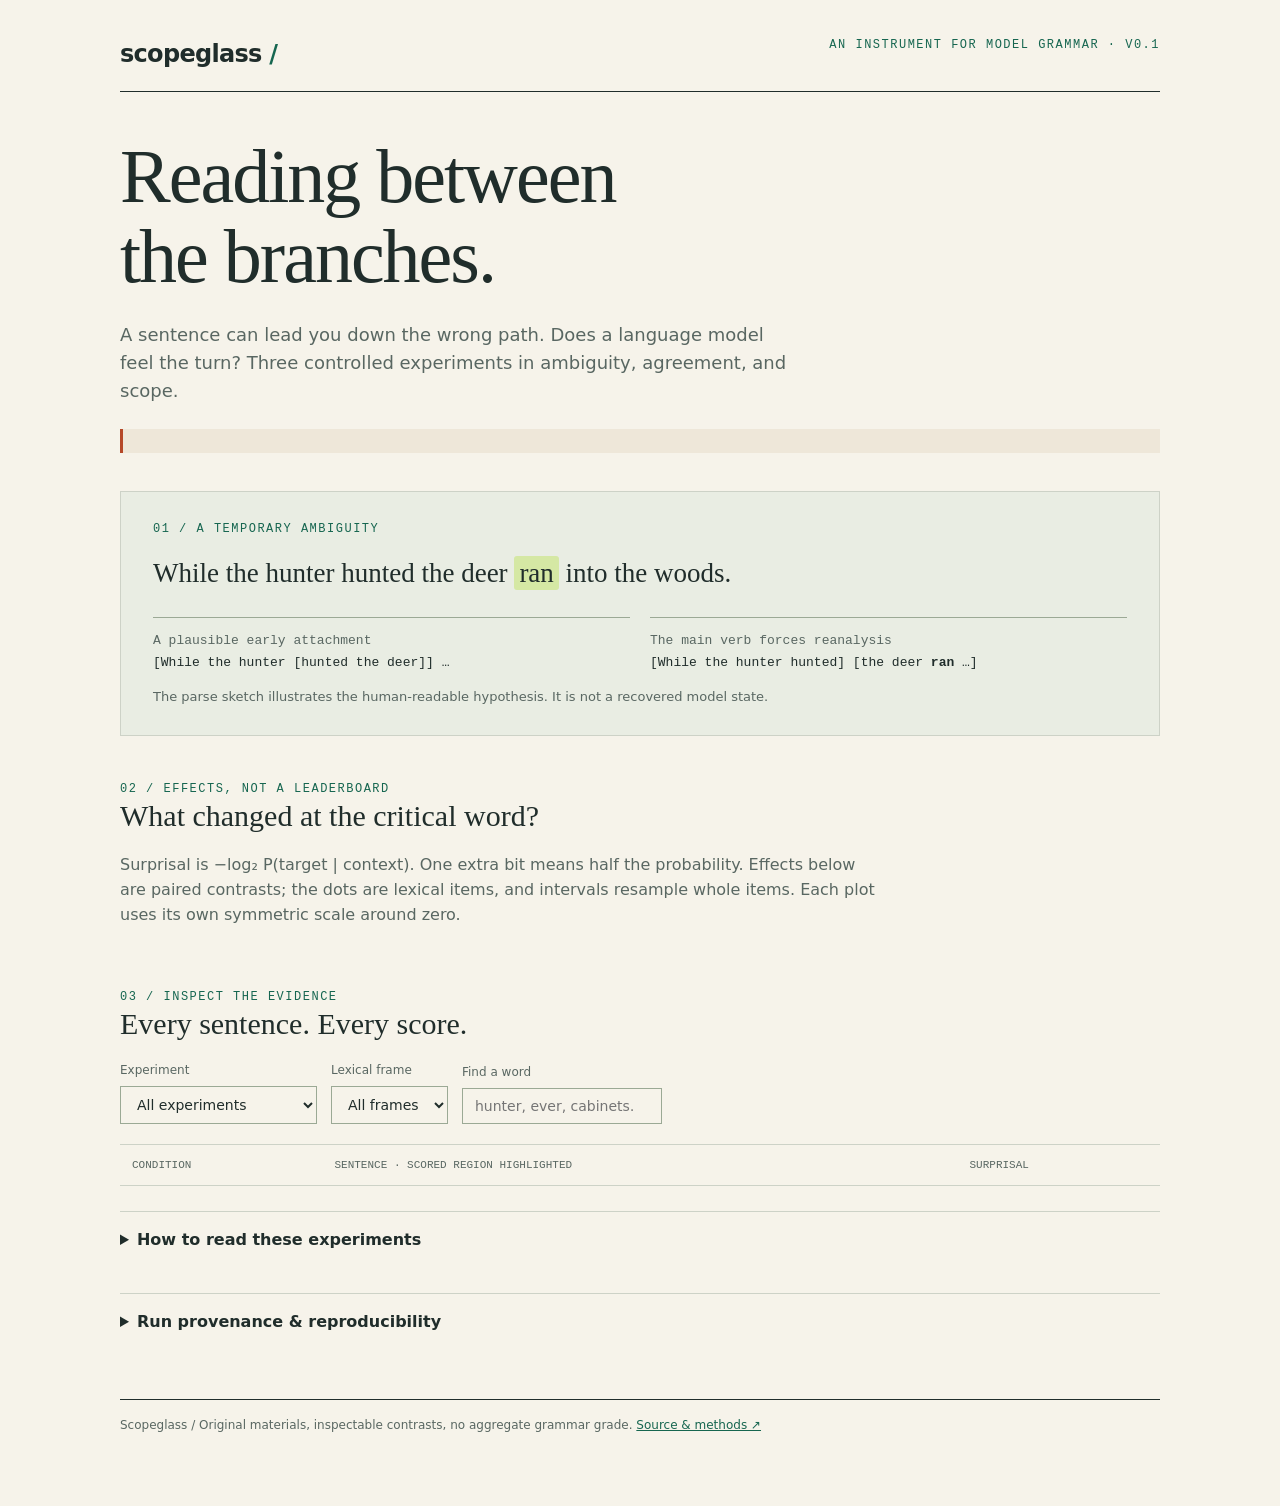
<file: src/scopeglass/report.html>
<!doctype html>
<html lang="en">
<meta charset="utf-8">
<meta name="viewport" content="width=device-width, initial-scale=1">
<title>Scopeglass — Reading between the branches</title>
<style>
:root{--paper:#f6f3ea;--ink:#202d2b;--muted:#596762;--line:#cdd2c7;--green:#166650;--orange:#b54828}
*{box-sizing:border-box}body{margin:0;background:var(--paper);color:var(--ink);font:16px/1.55 system-ui,sans-serif}
main{max-width:1120px;margin:auto;padding:36px 40px 70px}header{display:flex;justify-content:space-between;border-bottom:1px solid var(--ink);padding-bottom:18px;gap:20px}
.brand{font-weight:750;letter-spacing:-.7px;font-size:24px}.eyebrow{font:12px/1.6 ui-monospace,monospace;text-transform:uppercase;letter-spacing:1.5px;color:var(--green)}
h1{font:normal clamp(42px,6vw,76px)/1.05 Georgia,serif;letter-spacing:-2px;max-width:780px;margin:45px 0 24px}h2{font:normal 30px Georgia,serif;margin:0 0 20px}h3{font-size:16px;margin:0 0 12px}p{max-width:760px} .intro{font-size:18px;color:var(--muted);max-width:670px}
.ribbon{padding:12px 16px;margin:25px 0;border-left:3px solid var(--orange);background:#eee7d9;font:13px ui-monospace,monospace;overflow-wrap:anywhere}
.specimen{margin:38px 0;background:#e9ede3;padding:28px 32px;border:1px solid var(--line)}.sentence{font:27px/1.6 Georgia,serif;margin:12px 0 22px}mark{background:#d5e8a4;color:var(--ink);padding:2px 5px;border-radius:3px}
.fork{display:grid;grid-template-columns:1fr 1fr;gap:20px;font:13px/1.7 ui-monospace,monospace}.fork>div{border-top:1px solid #9ba995;padding-top:12px}.muted{color:var(--muted)}
section{margin-top:44px} .cards{display:grid;grid-template-columns:repeat(3,1fr);gap:16px}.card{border-top:2px solid var(--green);padding:18px 0}.number{font:38px Georgia,serif}.unit{font:12px ui-monospace,monospace;color:var(--muted)}.card p{font-size:13px;margin:12px 0}
.ci{font:12px ui-monospace,monospace}.dotplot{width:100%;height:58px;display:block} .controls{display:flex;gap:14px;flex-wrap:wrap;align-items:end;margin:20px 0}label{font-size:12px;color:var(--muted);display:grid;gap:6px}select,input{background:transparent;color:var(--ink);border:1px solid #9ba995;padding:9px 12px;font:14px system-ui;max-width:100%}
.table-wrap{overflow:auto;border-top:1px solid var(--line)}table{border-collapse:collapse;width:100%;font-size:13px;text-align:left}th,td{padding:14px 12px;border-bottom:1px solid var(--line);vertical-align:top}th{font:11px ui-monospace,monospace;color:var(--muted);text-transform:uppercase;white-space:nowrap}td:first-child{min-width:150px}td:nth-child(2){min-width:340px} .bits{white-space:nowrap;font:14px ui-monospace,monospace}.token{font:11px ui-monospace,monospace;color:var(--muted);display:block;margin-top:8px}
details{margin-top:25px;border-top:1px solid var(--line);padding:16px 0}summary{cursor:pointer;font-weight:600}pre{font-size:12px;overflow:auto;white-space:pre-wrap;overflow-wrap:anywhere}footer{border-top:1px solid var(--ink);margin-top:48px;padding-top:16px;font-size:12px;color:var(--muted)}a{color:var(--green)} .count{font:12px ui-monospace,monospace;color:var(--muted)}
@media(max-width:700px){main{padding:24px 20px}.cards{grid-template-columns:1fr 1fr}.fork{grid-template-columns:1fr}header{flex-direction:column;gap:4px}.specimen{padding:20px}h1{letter-spacing:-1px}.sentence{font-size:23px}}
@media(max-width:430px){.cards{grid-template-columns:1fr}}
</style>
<main>
<header><div class="brand">scopeglass<span style="color:var(--green)"> /</span></div><div class="eyebrow">An instrument for model grammar · v0.1</div></header>
<h1>Reading between<br>the branches.</h1>
<p class="intro">A sentence can lead you down the wrong path. Does a language model feel the turn? Three controlled experiments in ambiguity, agreement, and scope.</p>
<div class="ribbon" id="provenance"></div>
<div class="specimen"><div class="eyebrow">01 / A temporary ambiguity</div>
<div class="sentence">While the hunter hunted the deer <mark>ran</mark> into the woods.</div>
<div class="fork"><div><span class="muted">A plausible early attachment</span><br>[While the hunter [hunted the deer]] …</div><div><span class="muted">The main verb forces reanalysis</span><br>[While the hunter hunted] [the deer <b>ran</b> …]</div></div>
<p class="muted" style="font-size:13px;margin-bottom:0">The parse sketch illustrates the human-readable hypothesis. It is not a recovered model state.</p></div>
<section><div class="eyebrow">02 / Effects, not a leaderboard</div><h2>What changed at the critical word?</h2>
<p class="muted">Surprisal is −log₂ P(target | context). One extra bit means half the probability. Effects below are paired contrasts; the dots are lexical items, and intervals resample whole items. Each plot uses its own symmetric scale around zero.</p>
<div class="cards" id="cards"></div></section>
<section><div class="eyebrow">03 / Inspect the evidence</div><h2>Every sentence. Every score.</h2>
<div class="controls"><label>Experiment<select id="experiment"><option value="all">All experiments</option><option value="garden_path">Garden paths · NP/Z</option><option value="agreement">Agreement attraction</option><option value="polarity">Polarity & scope</option></select></label><label>Lexical frame<select id="item"><option value="all">All frames</option></select></label><label>Find a word<input id="search" placeholder="hunter, ever, cabinets…" type="search"></label><span id="count" class="count" aria-live="polite"></span></div>
<div class="table-wrap"><table><thead><tr><th>Condition</th><th>Sentence · scored region highlighted</th><th>Surprisal</th></tr></thead><tbody id="rows"></tbody></table></div>
</section>
<details><summary>How to read these experiments</summary>
<p><b>Garden paths.</b> Cross an optionally transitive verb with an intransitive control, and a comma with no comma. At the main verb, subtract the control's comma benefit from the ambiguous verb's comma benefit. A positive interaction is compatible with garden-path sensitivity.</p>
<p><b>Agreement.</b> Cross subject number, distractor number, and verb number. The preference is surprisal(wrong verb) − surprisal(correct verb). The attraction penalty is the loss of this preference when the distractor's number mismatches the subject.</p>
<p><b>Polarity.</b> Cross negation presence, its location, and ever/often. Measure how much negation changes the preference for ever over often. Scope selectivity is the matrix benefit minus the embedded benefit.</p>
<p>These are small, authored English materials: 12 frames per experiment. Bootstrap intervals describe this item set, not all language. Verb frequency, plausibility, punctuation, lexical choice, and training overlap remain possible confounds. Surprisal is behavioral evidence; it does not establish that a model represents a particular parse, or that people would show the same effect. Spillover is displayed but not scored.</p>
</details>
<details><summary>Run provenance & reproducibility</summary><pre id="metadata"></pre></details>
<footer>Scopeglass / Original materials, inspectable contrasts, no aggregate grammar grade. <a href="https://github.com/eyezhick/scopeglass">Source & methods ↗</a></footer>
</main>
<script id="run-data" type="application/json">__SCOPEGLASS_DATA__</script>
<script>
'use strict';
const run=JSON.parse(document.getElementById('run-data').textContent);
const $=id=>document.getElementById(id);
const el=(tag,text,cls)=>{const node=document.createElement(tag);if(text!==undefined)node.textContent=text;if(cls)node.className=cls;return node;};
const signed=n=>(n>=0?'+':'')+n.toFixed(2);
$('provenance').textContent=(run.metadata.empirical?'MEASURED RUN':'TOY ORACLE · ILLUSTRATIVE, NOT MODEL RESULTS')+' / '+run.metadata.model+' / '+run.rows.length+' scored conditions';
$('metadata').textContent=JSON.stringify({metadata:run.metadata,analysis:run.analysis},null,2);
function dotplot(result){
 const ns='http://www.w3.org/2000/svg',svg=document.createElementNS(ns,'svg');svg.setAttribute('viewBox','0 0 300 58');svg.classList.add('dotplot');svg.setAttribute('role','img');svg.setAttribute('aria-label','Item effects range from '+Math.min(...result.items.map(i=>i.value)).toFixed(2)+' to '+Math.max(...result.items.map(i=>i.value)).toFixed(2)+' bits');
 const max=Math.max(1,...result.items.map(i=>Math.abs(i.value)),...result.ci95.map(Math.abs)),x=v=>150+v/max*135;
 const shape=(name,attrs)=>{const s=document.createElementNS(ns,name);Object.entries(attrs).forEach(([k,v])=>s.setAttribute(k,v));svg.append(s);return s;};
 shape('line',{x1:15,y1:29,x2:285,y2:29,stroke:'#cdd2c7'});shape('line',{x1:150,y1:4,x2:150,y2:54,stroke:'#9ba995','stroke-dasharray':'3 3'});
 result.items.forEach((item,i)=>{const c=shape('circle',{cx:x(item.value),cy:15+(i%4)*8,r:3,fill:'#166650',opacity:'.7'});const title=document.createElementNS(ns,'title');title.textContent=item.item+': '+signed(item.value)+' bits';c.append(title);});
 shape('line',{x1:x(result.ci95[0]),y1:49,x2:x(result.ci95[1]),y2:49,stroke:'#b54828','stroke-width':3});shape('circle',{cx:x(result.estimate),cy:49,r:4,fill:'#b54828'});return svg;
}
for(const result of run.summary){const c=el('div',undefined,'card');c.append(el('h3',result.title));const number=el('div',signed(result.estimate),'number');number.append(el('span',' bits','unit'));c.append(number,el('div','95% CI ['+result.ci95.map(signed).join(', ')+'] · n='+result.n_items,'ci'),dotplot(result),el('p',result.interpretation));$('cards').append(c);}
function updateItems(){const selection=$('experiment').value;$('item').replaceChildren(el('option','All frames'));$('item').firstChild.value='all';[...new Set(run.rows.filter(r=>selection==='all'||r.experiment===selection).map(r=>r.item))].forEach(id=>{const o=el('option',id);o.value=id;$('item').append(o);});}
function render(){const q=$('search').value.toLowerCase(),experiment=$('experiment').value,item=$('item').value;const filtered=run.rows.filter(r=>(experiment==='all'||r.experiment===experiment)&&(item==='all'||r.item===item)&&(r.context+r.target+r.spillover).toLowerCase().includes(q));$('rows').replaceChildren();
for(const row of filtered){const tr=el('tr'),condition=el('td');condition.append(el('b',row.item),el('div',Object.entries(row.factors).map(([k,v])=>k+': '+v).join(' / '),'muted'));const sentence=el('td');sentence.append(document.createTextNode(row.context+' '),el('mark',row.target.trim()),document.createTextNode(row.spillover));sentence.append(el('span',row.tokens.map(t=>JSON.stringify(t.text)+' '+t.bits.toFixed(3)+'b').join(' · '),'token'));tr.append(condition,sentence,el('td',row.surprisal_bits.toFixed(3)+' bits','bits'));$('rows').append(tr);}
$('count').textContent=filtered.length+' conditions';}
$('experiment').addEventListener('change',()=>{updateItems();render();});$('item').addEventListener('change',render);$('search').addEventListener('input',render);updateItems();render();
</script>
</html>
</file>
<file: demo/style.css>
:root{--paper:#f6f3ea;--ink:#1d302b;--muted:#53645b;--green:#14634f;--lime:#d6edaa;--line:#ced5c8;--orange:#bd5133}
*{box-sizing:border-box}html{scroll-behavior:smooth;scroll-padding-top:24px}body{margin:0;background:var(--paper);color:var(--ink);font:16px/1.6 system-ui,-apple-system,sans-serif}main{max-width:1280px;margin:auto;padding:0 56px}a{color:var(--green);text-underline-offset:4px}button,input,select{font:inherit}button,select{cursor:pointer}:focus-visible{outline:3px solid var(--orange);outline-offset:4px}.skip{position:absolute;left:20px;top:-70px;background:var(--ink);color:white;padding:10px;z-index:2}.skip:focus{top:10px}
header{display:flex;align-items:center;justify-content:space-between;border-bottom:1px solid var(--ink);padding:28px 0}.wordmark{font-size:25px;font-weight:800;letter-spacing:-1px;text-decoration:none;color:var(--ink)}.wordmark span{color:var(--green)}nav{display:flex;gap:32px;font-size:13px}nav a{text-decoration:none;color:var(--ink)}.eyebrow,.folio{font:11px/1.6 ui-monospace,monospace;letter-spacing:1.7px;text-transform:uppercase;color:var(--green)}h1,h2{font:normal 72px/1.03 Georgia,serif;letter-spacing:-2px;margin:24px 0}h1{font-size:clamp(62px,6.4vw,92px)}h1 em{font-weight:normal;color:var(--green)}h2{font-size:clamp(35px,4vw,51px)}h3{font:normal 28px/1.2 Georgia,serif;letter-spacing:-.5px;margin:0 0 14px}p{margin:0 0 18px}.hero{display:grid;grid-template-columns:1.1fr 1fr;gap:80px;align-items:center;padding:65px 0 55px}.lede{max-width:460px;font-size:17px;color:var(--muted)}.button{display:inline-flex;gap:28px;align-items:center;background:var(--green);color:white;padding:12px 20px;text-decoration:none;font-size:13px;font-weight:600;border-radius:3px;margin-top:10px}.button span{font-size:20px}.hero-note{background:#e9ede1;border:1px solid var(--line);padding:30px;box-shadow:8px 8px 0 #dce3d2;transform:rotate(1deg)}.hero-note>p:first-of-type{font:30px/1.5 Georgia,serif;margin:22px 0}mark{background:var(--lime);color:var(--ink);padding:1px 5px;border-radius:2px}.parse{display:grid;gap:5px;border-top:1px solid #b8c4b1;padding:20px 0}.parse span{font:10px ui-monospace,monospace;letter-spacing:1px;color:var(--muted);margin-top:10px}.parse code{font:14px ui-monospace,monospace}.small{font-size:12px!important;color:var(--muted);line-height:1.6}.hero-note .small{margin:0}.strap{display:flex;justify-content:space-between;gap:20px;border-top:1px solid var(--line);border-bottom:1px solid var(--line);padding:18px 0;font:11px ui-monospace,monospace;letter-spacing:1px;text-transform:uppercase}
section{padding:65px 0}.section-head{display:grid;grid-template-columns:1fr 1fr;align-items:end;gap:90px;margin-bottom:30px}.section-head h2{margin-bottom:0}.section-head>p{color:var(--muted);font-size:15px;max-width:390px;margin-bottom:5px}.tabs{display:grid;grid-template-columns:repeat(4,1fr);border-bottom:1px solid var(--line);gap:12px}.tabs button{border:0;background:none;border-top:3px solid transparent;padding:15px 0;text-align:left;color:var(--muted);font:11px ui-monospace,monospace}.tabs button b{display:block;font:600 15px system-ui;margin:8px 0 2px;color:var(--ink)}.tabs button span{font:12px system-ui}.tabs button[aria-pressed=true]{border-color:var(--green);color:var(--green)}.workbench{display:grid;grid-template-columns:1fr 295px;border:1px solid var(--line);margin-top:24px;background:#faf9f3}.workspace{padding:30px}.selectors{display:flex;gap:20px;flex-wrap:wrap}label{display:grid;gap:5px;font-size:11px;font-weight:600;color:var(--muted)}select{border:0;border-bottom:1px solid var(--line);background:transparent;color:var(--ink);padding:7px 26px 7px 0;max-width:100%;font-size:14px}.hypothesis{font-size:13px;color:var(--muted);margin:24px 0}.factors{display:flex;gap:18px;flex-wrap:wrap}.factors label{max-width:190px}.sentence{font:30px/1.6 Georgia,serif;margin:30px 0;min-height:105px}.sentence .spillover{color:#7a867e}.token-heading{font:10px ui-monospace,monospace;text-transform:uppercase;letter-spacing:1px;margin-bottom:8px;color:var(--muted)}.tokens{display:flex;gap:8px;flex-wrap:wrap}.token{background:#edf0e6;border:1px solid var(--line);padding:4px 8px;font:12px ui-monospace,monospace}.score-panel{background:#e9ede1;padding:32px 26px}.score-panel strong{font:72px/1 Georgia,serif;letter-spacing:-3px}.score-panel>div{white-space:nowrap;margin:25px 0 15px}.score-panel p{font-size:13px}.score-panel hr{border:0;border-top:1px solid #bec9b5;margin:24px 0}.measured{font:10px ui-monospace,monospace;text-transform:uppercase;letter-spacing:1px;color:var(--green);display:block;margin:25px 0 10px}.condition-chart{display:grid;grid-template-columns:1fr 1.5fr;gap:70px;margin-top:42px}.condition-chart p{color:var(--muted);font-size:13px}.condition{display:grid;grid-template-columns:minmax(140px,1fr) 1.4fr 58px;gap:12px;align-items:center;margin-bottom:13px;font:11px/1.4 ui-monospace,monospace}.condition.selected .bar{background:var(--orange)}.track{height:18px;background:#e7eadf}.bar{height:100%;background:#6b9783;min-width:1px}.condition.selected{font-weight:700}.condition .value{text-align:right}.status{font:11px ui-monospace,monospace;color:var(--muted);margin:28px 0 0}.explanation{border-top:1px solid var(--line);border-bottom:1px solid var(--line);display:grid;grid-template-columns:1fr 1fr;gap:90px}.explanation>div>p{max-width:440px;color:var(--muted)}.calculator{align-self:center;padding:28px;background:#e9ede1}.formula{font:38px Georgia,serif;margin-bottom:35px}.calculator label{display:flex;justify-content:space-between;font-size:12px}.calculator input{width:100%;accent-color:var(--green);margin:24px 0}.calculator p{font:13px ui-monospace,monospace}.effect-cards{display:grid;grid-template-columns:repeat(3,1fr);gap:25px}.effect{border-top:2px solid var(--green);padding:20px 0}.effect h3{font:600 14px system-ui;min-height:38px}.effect .estimate{font:37px Georgia,serif}.effect .estimate span{font:12px ui-monospace,monospace;color:var(--muted)}.effect .ci{font:11px ui-monospace,monospace;margin:8px 0 14px}.effect p{font-size:12px;color:var(--muted);margin-top:15px}.effect svg{width:100%;height:auto;display:block}.takeaway{background:var(--ink);color:var(--paper);padding:40px}.takeaway .eyebrow{color:var(--lime)}.takeaway p{max-width:790px;color:#d4dfd4}.takeaway h2{font-size:41px}.takeaway a{color:var(--lime);font-size:13px}.reproduce{display:grid;grid-template-columns:1fr 1fr;gap:70px;align-items:center}.reproduce p{color:var(--muted);font-size:14px;max-width:450px}.links{display:flex;gap:20px;align-items:center;flex-wrap:wrap;font-size:12px}.links .button{margin:0}.reproduce pre{padding:30px;background:#e9ede1;font:13px/1.9 ui-monospace,monospace;overflow:auto}footer{display:flex;align-items:center;justify-content:space-between;gap:20px;border-top:1px solid var(--ink);padding:30px 0}footer p,footer a{font-size:11px;color:var(--muted);margin:0}
@media(max-width:950px){main{padding:0 30px}.hero{gap:35px}.workbench{grid-template-columns:1fr 250px}.section-head,.explanation{gap:40px}.condition-chart{gap:35px}.score-panel strong{font-size:60px}.effect-cards{grid-template-columns:repeat(2,1fr)}}
@media(max-width:650px){main{padding:0 20px}header{padding:20px 0}nav{gap:15px;font-size:11px}.hero{grid-template-columns:1fr;padding:40px 0;gap:25px}h1{font-size:65px}.hero-note{transform:none}.strap{display:grid;grid-template-columns:1fr 1fr;font-size:10px;padding:15px 0}.section-head,.explanation,.reproduce,.condition-chart{grid-template-columns:1fr;gap:25px}.section-head>p{max-width:none}.tabs{grid-template-columns:1fr 1fr;gap:6px 18px}.workbench{grid-template-columns:1fr}.workspace{padding:22px}.score-panel{padding:24px}.score-panel>div{margin:15px 0}.sentence{font-size:26px}.effect-cards{gap:20px}.takeaway{padding:25px}.takeaway h2{font-size:33px}.condition{grid-template-columns:1.2fr 1fr 52px;gap:8px}section{padding:40px 0}footer{align-items:start;flex-wrap:wrap}.effect .estimate{font-size:32px}.selectors{gap:15px}.selectors label{max-width:100%}}
@media(prefers-reduced-motion:reduce){html{scroll-behavior:auto}}@media print{.tabs,.factors,.selectors,.calculator input,nav,.skip{display:none}main{padding:0}.hero{padding:10px 0}.hero-note{transform:none;box-shadow:none}section{break-inside:avoid}.workbench,.takeaway{background:white;color:black}a{color:black}}
</file>
